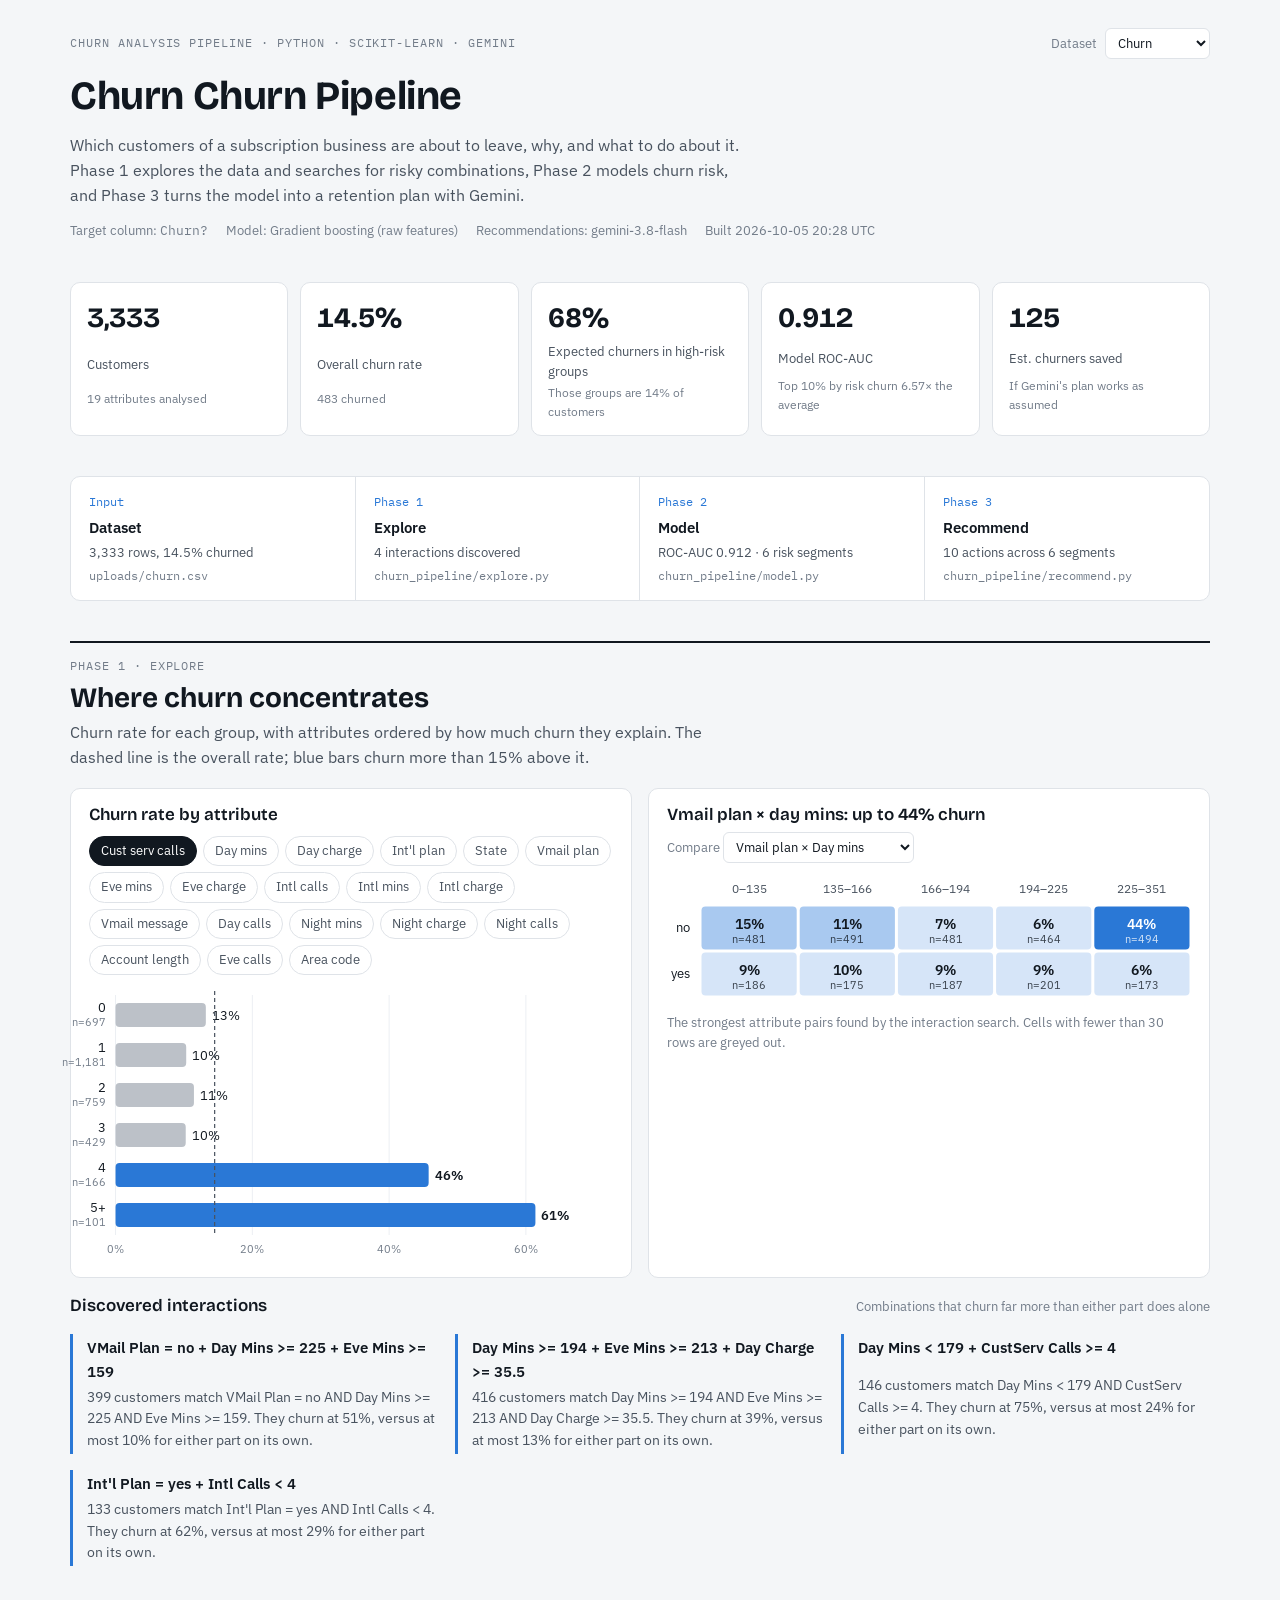
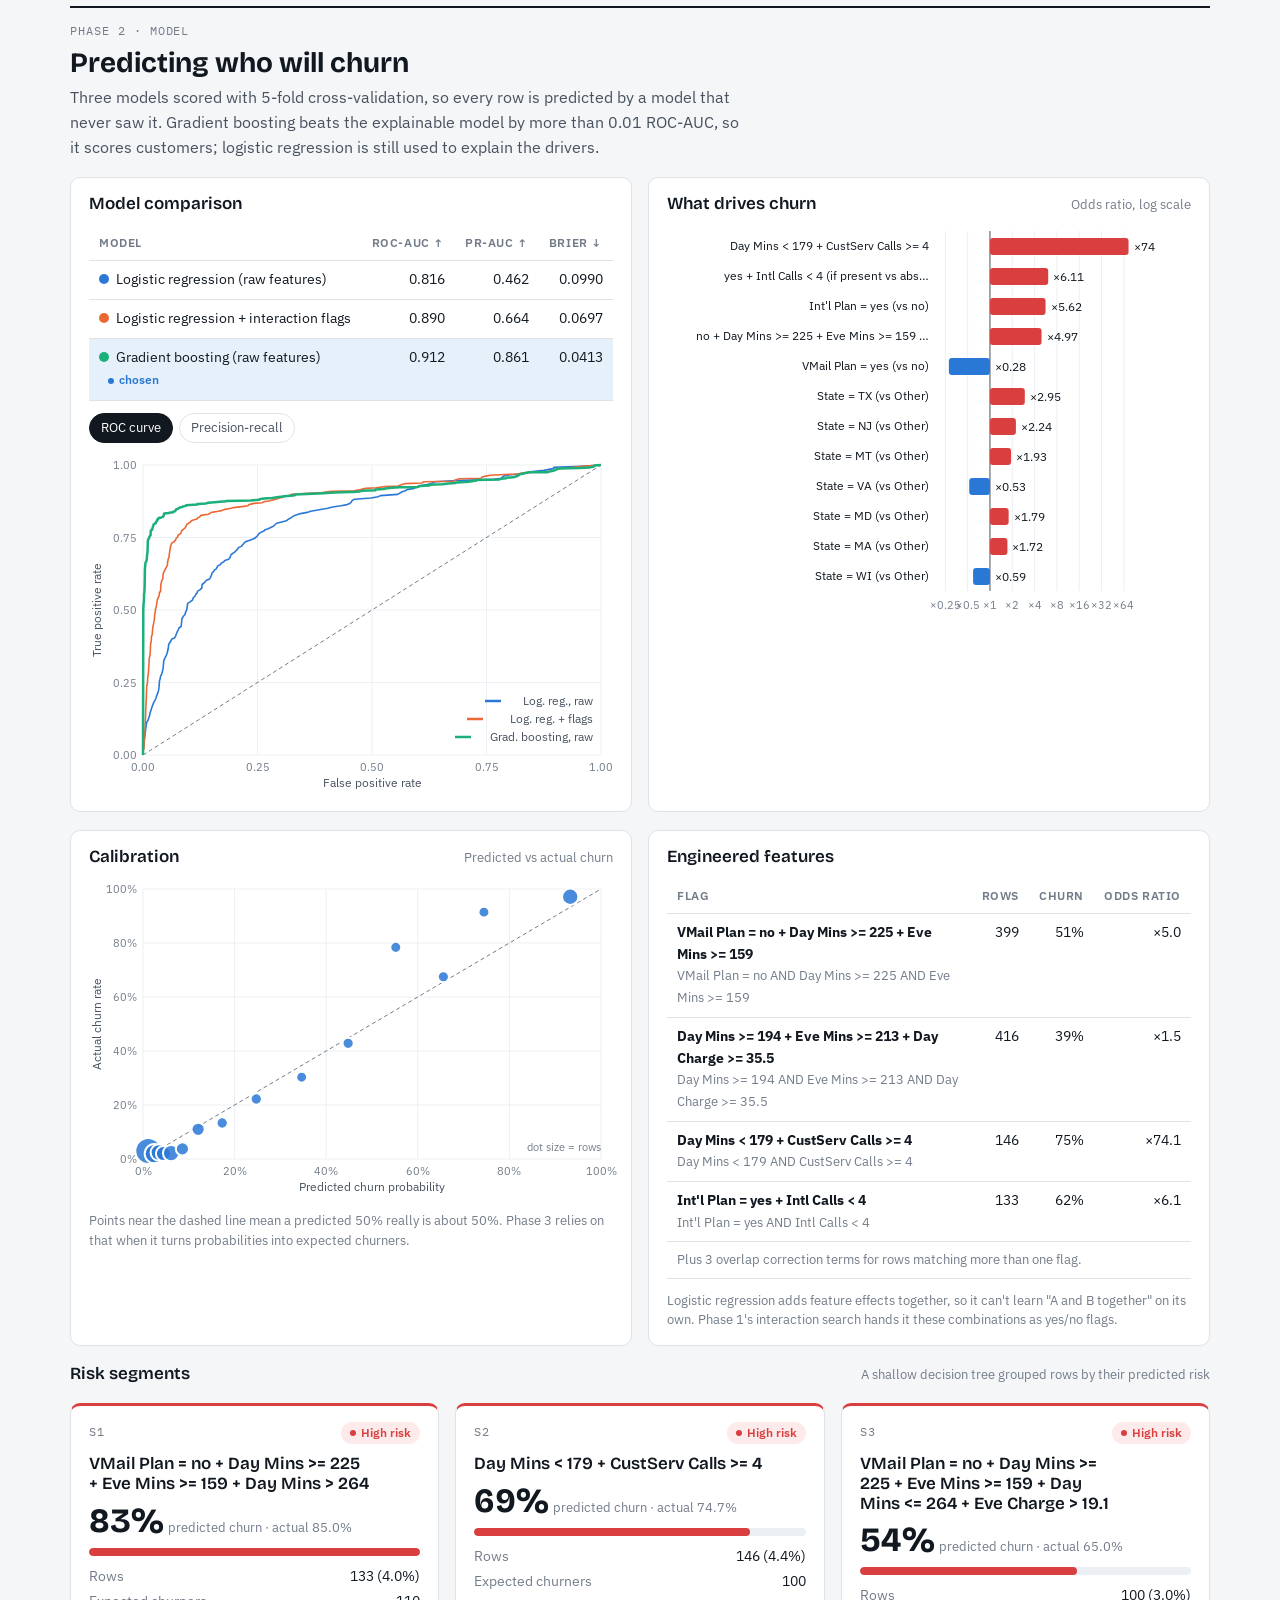
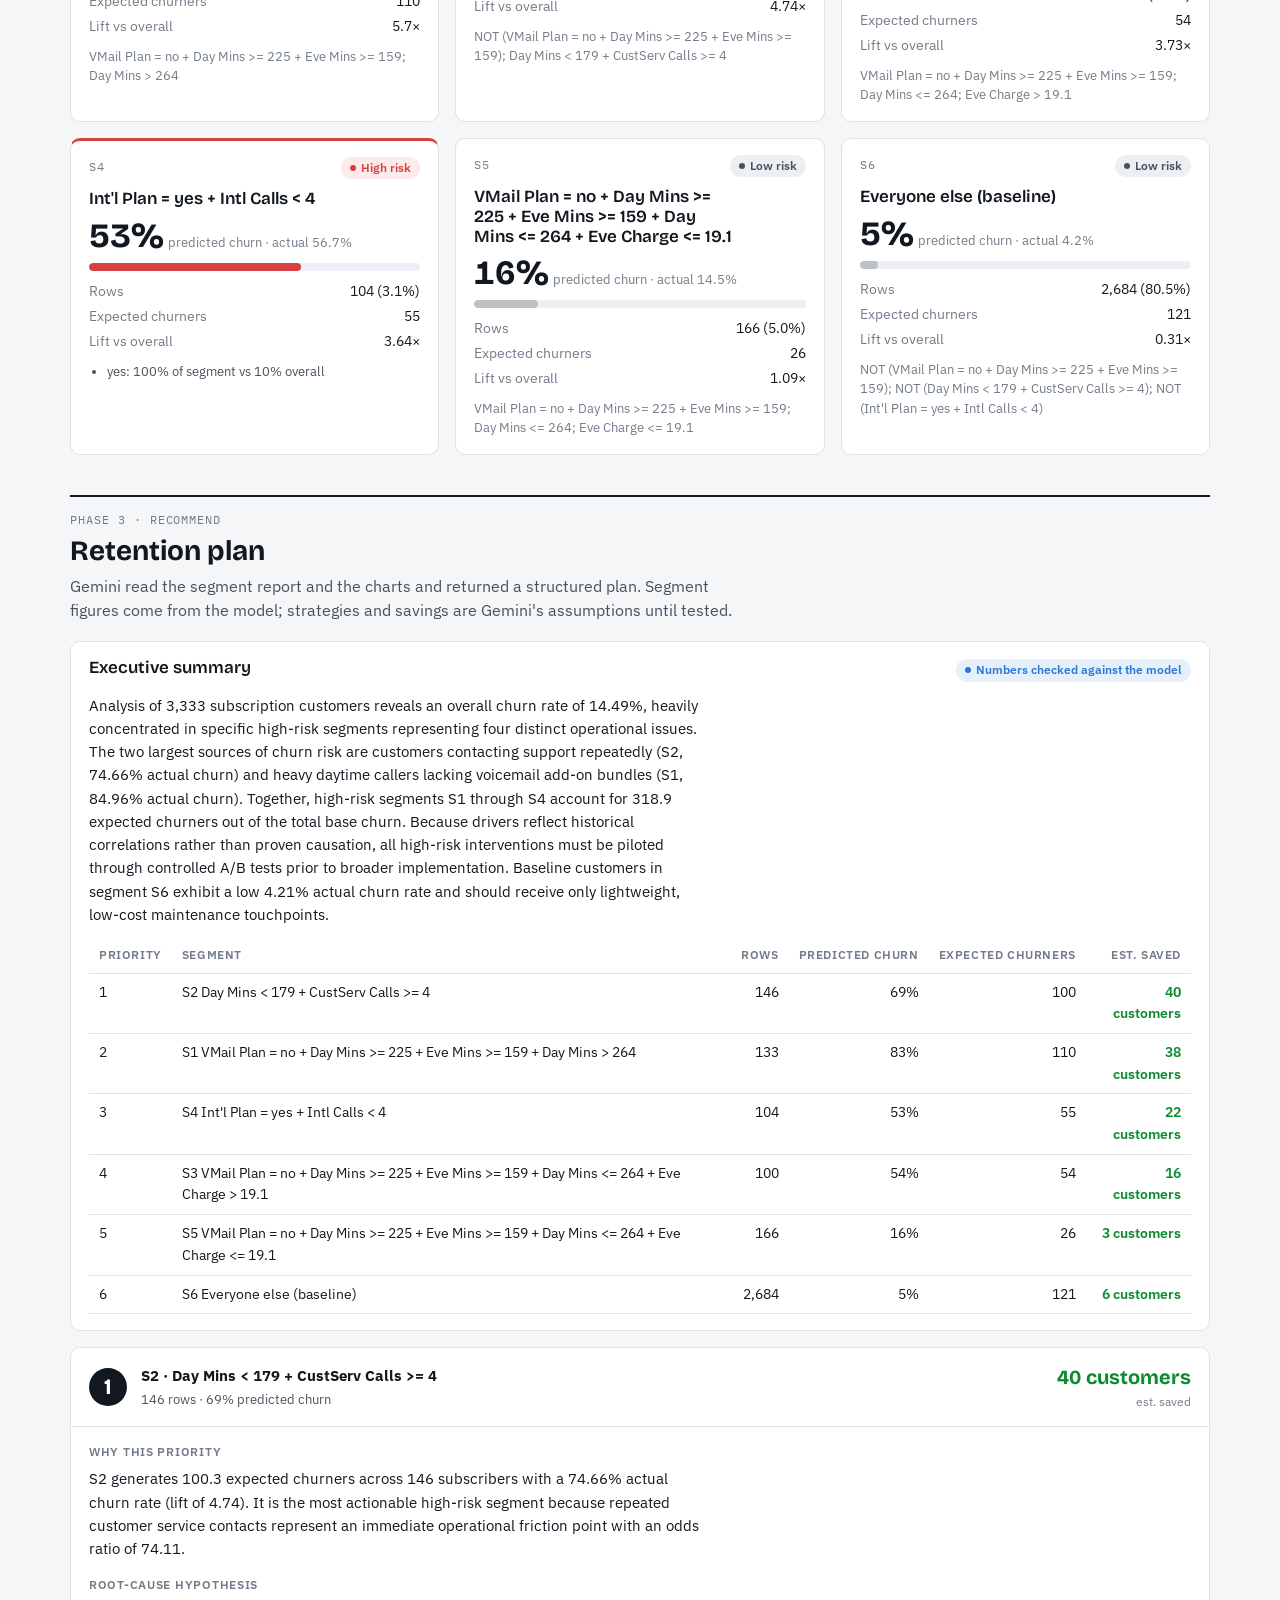
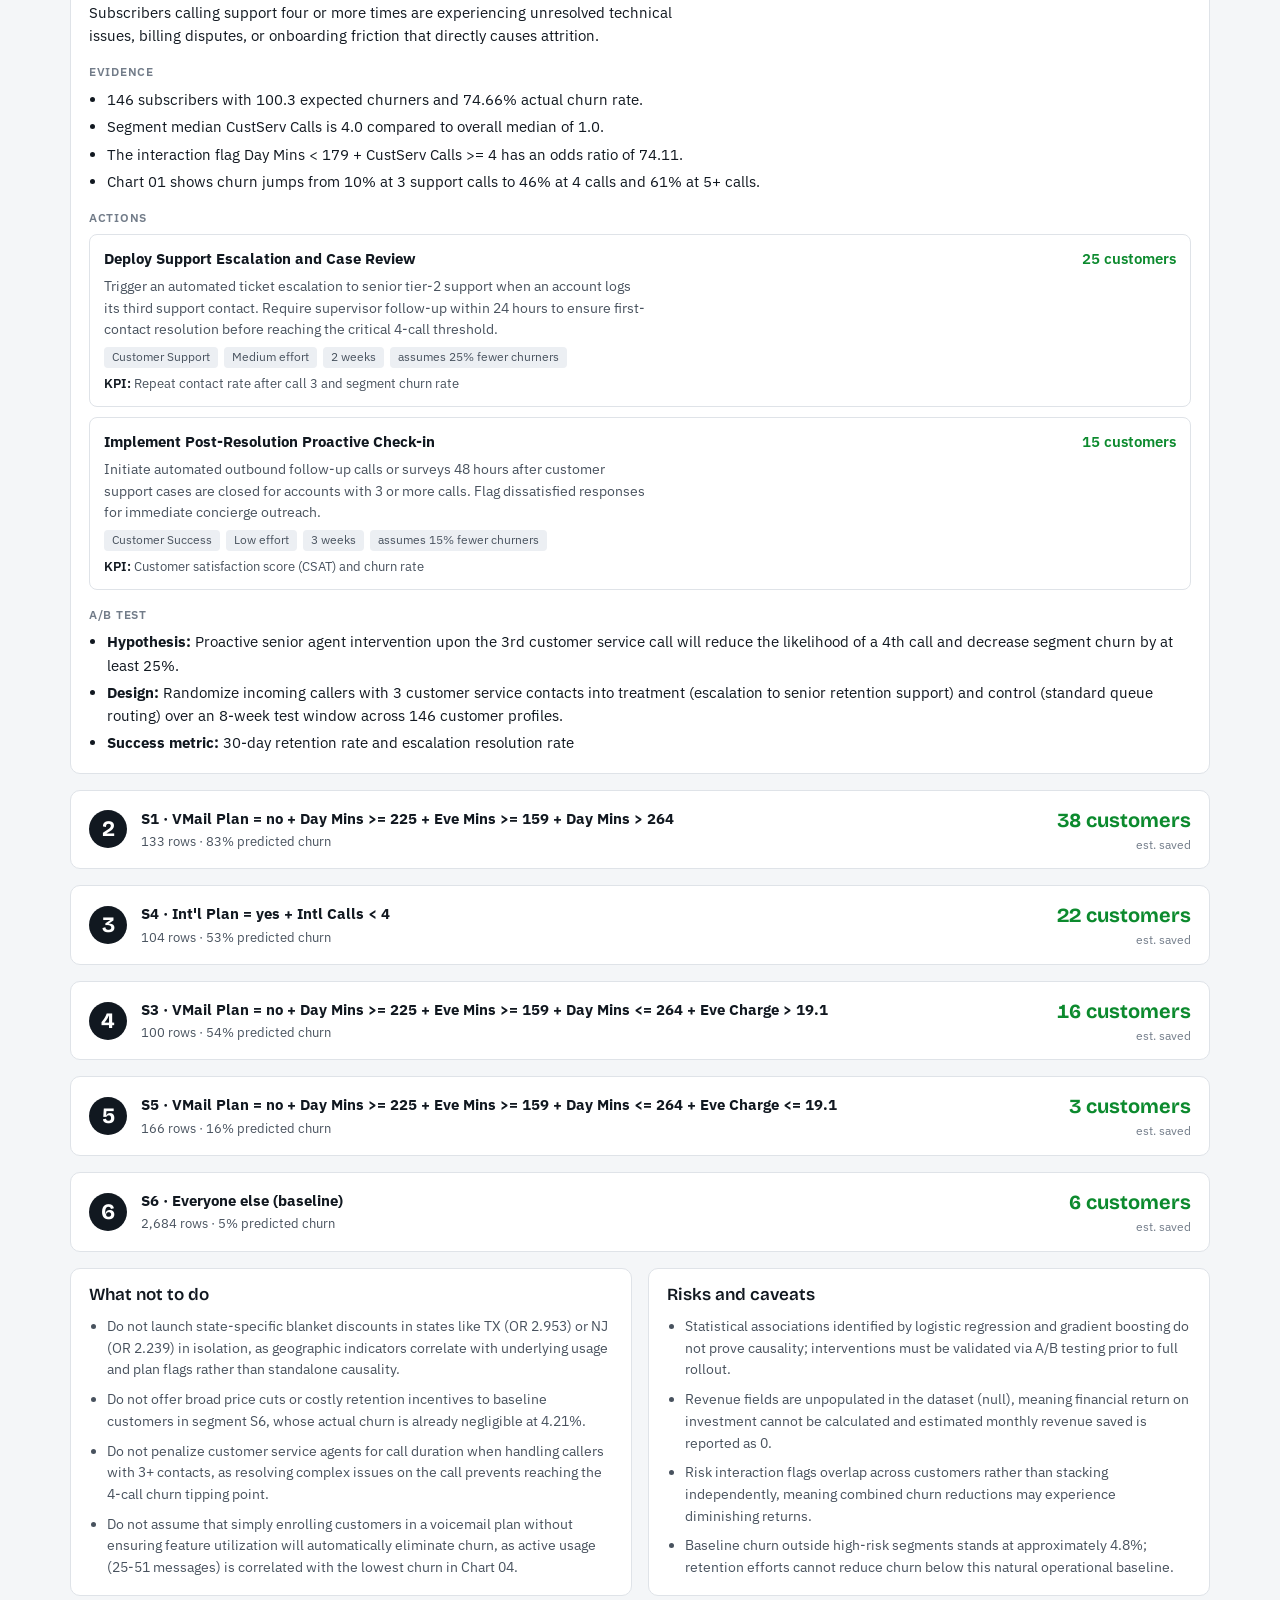
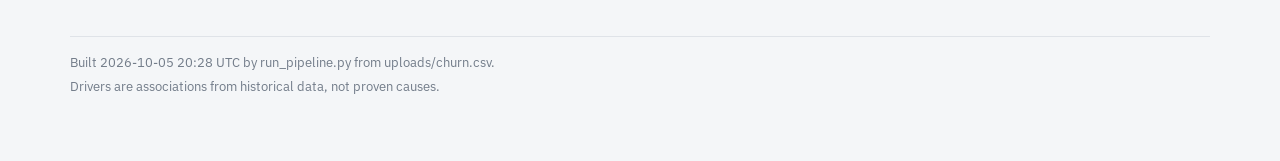
<file: docs/index.html>
<!doctype html>
<html lang="en">
<head>
<meta charset="utf-8">
<meta name="viewport" content="width=device-width, initial-scale=1, viewport-fit=cover">
<title>Churn Pipeline Explorer</title>
<link rel="preconnect" href="https://fonts.googleapis.com">
<link rel="preconnect" href="https://fonts.gstatic.com" crossorigin>
<link rel="stylesheet" href="https://fonts.googleapis.com/css2?family=Bricolage+Grotesque:opsz,wght@12..96,600;12..96,700&family=IBM+Plex+Mono:wght@400;500&family=IBM+Plex+Sans:wght@400;500;600&display=swap">
<style>
/* Layout: a single analyst's notebook column (max 1180px) that walks the pipeline in order:
   KPIs -> pipeline map -> Phase 1 explore -> Phase 2 model -> Phase 3 plan. Charts sit on quiet
   surfaces; color is reserved for data (blue = high risk / chosen, red = raises churn). */
:root {
  --bg: #f4f6f8;
  --surface: #ffffff;
  --ink: #111820;
  --ink-2: #48525e;
  --muted: #727c89;
  --line: #dfe3e8;
  --grid: #eceff3;
  --accent: #2a78d6;
  --accent-soft: #e6f0fb;
  --risk: #d93f3e;
  --risk-soft: #fcebea;
  --good: #0c8a2e;
  --bar-muted: #bcc1c8;
  --s1: #2a78d6; --s2: #eb6834; --s3: #1baf7a;
  --h0: #f1f5fb; --h1: #d6e5f8; --h2: #a9c9f0; --h3: #5f9ce6; --h4: #2a78d6; --h5: #154c91;
  --h-ink-lo: #111820; --h-ink-hi: #ffffff;
  --font-display: "Bricolage Grotesque", "Segoe UI", system-ui, sans-serif;
  --font-body: "IBM Plex Sans", "Segoe UI", system-ui, -apple-system, sans-serif;
  --font-data: "IBM Plex Mono", ui-monospace, "Cascadia Mono", Consolas, monospace;
  --radius: 10px;
}
@media (prefers-color-scheme: dark) {
  :root:not([data-theme="light"]) {
    --bg: #0e1116; --surface: #161b22; --ink: #edf1f6; --ink-2: #b3bcc8; --muted: #8590a0;
    --line: #29313c; --grid: #1f262f; --accent: #4a92ea; --accent-soft: #1a2a40;
    --risk: #ef6b6a; --risk-soft: #3a1d20; --good: #3fbf62; --bar-muted: #4c5562;
    --s1: #3987e5; --s2: #d95926; --s3: #199e70;
    --h0: #1b222c; --h1: #1d3352; --h2: #234b7d; --h3: #2f6ab0; --h4: #4a92ea; --h5: #9cc5f5;
    --h-ink-lo: #edf1f6; --h-ink-hi: #0e1116;
    color-scheme: dark;
  }
}
:root[data-theme="dark"] {
  --bg: #0e1116; --surface: #161b22; --ink: #edf1f6; --ink-2: #b3bcc8; --muted: #8590a0;
  --line: #29313c; --grid: #1f262f; --accent: #4a92ea; --accent-soft: #1a2a40;
  --risk: #ef6b6a; --risk-soft: #3a1d20; --good: #3fbf62; --bar-muted: #4c5562;
  --s1: #3987e5; --s2: #d95926; --s3: #199e70;
  --h0: #1b222c; --h1: #1d3352; --h2: #234b7d; --h3: #2f6ab0; --h4: #4a92ea; --h5: #9cc5f5;
  --h-ink-lo: #edf1f6; --h-ink-hi: #0e1116;
  color-scheme: dark;
}
* { box-sizing: border-box; }
body { background: var(--bg); color: var(--ink); font-family: var(--font-body); font-size: 15px; line-height: 1.55; margin: 0; }
.wrap { max-width: 1180px; margin: 0 auto; padding-inline: 20px; padding-block: 28px 64px; display: grid; gap: 40px; }
h1, h2, h3 { font-family: var(--font-display); text-wrap: balance; margin: 0; line-height: 1.15; }
h1 { font-size: clamp(28px, 4vw, 40px); font-weight: 700; letter-spacing: -0.01em; }
h2 { font-size: clamp(22px, 2.6vw, 28px); font-weight: 700; }
h3 { font-size: 17px; font-weight: 600; }
p { margin: 0; max-width: 68ch; }
.eyebrow { font-family: var(--font-data); font-size: 12px; letter-spacing: 0.08em; text-transform: uppercase; color: var(--muted); }
.lede { color: var(--ink-2); font-size: 16px; }
.num { font-variant-numeric: tabular-nums; }
.mono { font-family: var(--font-data); }
a { color: var(--accent); }
:focus-visible { outline: 2px solid var(--accent); outline-offset: 2px; border-radius: 4px; }

/* header */
.topbar { display: flex; flex-wrap: wrap; justify-content: space-between; align-items: center; gap: 8px 16px; }
.switch { display: inline-flex; align-items: center; gap: 8px; }
header { display: grid; gap: 14px; }
.meta { display: flex; flex-wrap: wrap; gap: 6px 18px; color: var(--muted); font-size: 13px; }

/* KPI strip */
.kpis { display: grid; grid-template-columns: repeat(auto-fit, minmax(170px, 1fr)); gap: 12px; }
.kpi { background: var(--surface); border: 1px solid var(--line); border-radius: var(--radius); padding: 14px 16px; display: grid; gap: 2px; }
.kpi .v { font-family: var(--font-display); font-size: 28px; font-weight: 700; font-variant-numeric: tabular-nums; }
.kpi .l { font-size: 13px; color: var(--ink-2); }
.kpi .d { font-size: 12px; color: var(--muted); }
.kpi.alert .v { color: var(--risk); }

/* pipeline map */
.pipeline { display: grid; grid-template-columns: repeat(4, minmax(0, 1fr)); gap: 0; background: var(--surface); border: 1px solid var(--line); border-radius: var(--radius); overflow: hidden; }
.step { padding: 16px 18px; display: grid; gap: 4px; text-decoration: none; color: inherit; border-right: 1px solid var(--line); position: relative; }
.step:last-child { border-right: 0; }
.step:hover { background: var(--accent-soft); }
.step .k { font-family: var(--font-data); font-size: 12px; color: var(--accent); }
.step .t { font-weight: 600; }
.step .o { font-size: 12.5px; color: var(--ink-2); }
.step .f { font-family: var(--font-data); font-size: 11.5px; color: var(--muted); overflow-wrap: anywhere; }
@media (max-width: 760px) { .pipeline { grid-template-columns: 1fr 1fr; } .step:nth-child(2) { border-right: 0; } .step:nth-child(-n+2) { border-bottom: 1px solid var(--line); } }
@media (max-width: 440px) { .pipeline { grid-template-columns: 1fr; } .step { border-right: 0; border-bottom: 1px solid var(--line); } .step:last-child { border-bottom: 0; } }

/* sections */
section { display: grid; gap: 18px; scroll-margin-top: 16px; }
.sec-head { display: grid; gap: 6px; border-top: 2px solid var(--ink); padding-top: 14px; }
.grid2 { display: grid; grid-template-columns: repeat(2, minmax(0, 1fr)); gap: 16px; }
.grid3 { display: grid; grid-template-columns: repeat(3, minmax(0, 1fr)); gap: 16px; }
@media (max-width: 900px) { .grid2, .grid3 { grid-template-columns: 1fr; } }
.panel { background: var(--surface); border: 1px solid var(--line); border-radius: var(--radius); padding: 16px 18px; display: grid; gap: 12px; min-width: 0; align-content: start; }
.panel-head { display: flex; flex-wrap: wrap; justify-content: space-between; align-items: baseline; gap: 8px 16px; }
.note { font-size: 12.5px; color: var(--muted); }
.chart { width: 100%; min-height: 120px; position: relative; }
.chart svg { display: block; width: 100%; height: auto; overflow: visible; }
.chart text { font-family: var(--font-body); }

/* controls */
.chips { display: flex; flex-wrap: wrap; gap: 6px; }
.chip { font: inherit; font-size: 13px; border: 1px solid var(--line); background: var(--surface); color: var(--ink-2); padding: 4px 11px; border-radius: 999px; cursor: pointer; }
.chip:hover { border-color: var(--accent); color: var(--ink); }
.chip[aria-pressed="true"] { background: var(--ink); border-color: var(--ink); color: var(--surface); }
select.sel { font: inherit; font-size: 13px; padding: 5px 8px; border-radius: 6px; border: 1px solid var(--line); background: var(--surface); color: var(--ink); max-width: 100%; }

/* findings */
.findings { display: grid; grid-template-columns: repeat(3, minmax(0, 1fr)); gap: 16px; }
@media (max-width: 900px) { .findings { grid-template-columns: 1fr; } }
.finding { border-left: 3px solid var(--accent); padding: 2px 0 2px 14px; display: grid; gap: 4px; }
.finding.corr { border-left-color: var(--risk); }
.finding b { font-weight: 600; }
.finding span { color: var(--ink-2); font-size: 14px; }

/* tables */
.tbl-wrap { overflow-x: auto; }
table { border-collapse: collapse; width: 100%; font-size: 14px; }
.tbl-wrap table { min-width: 480px; }
th, td { text-align: left; padding: 8px 10px; border-bottom: 1px solid var(--line); vertical-align: top; }
th { font-size: 12px; font-weight: 600; color: var(--muted); text-transform: uppercase; letter-spacing: 0.05em; white-space: nowrap; }
td.r, th.r { text-align: right; font-variant-numeric: tabular-nums; }
tr.chosen td { background: var(--accent-soft); }
.pill { display: inline-flex; align-items: center; gap: 5px; font-size: 12px; font-weight: 600; padding: 2px 9px; border-radius: 999px; white-space: nowrap; }
.pill.high { background: var(--risk-soft); color: var(--risk); }
.pill.low { background: var(--grid); color: var(--ink-2); }
.pill.medium { background: var(--accent-soft); color: var(--accent); }
.pill.ok { background: var(--accent-soft); color: var(--accent); }
.pill::before { content: ""; width: 6px; height: 6px; border-radius: 50%; background: currentColor; }

/* segment cards */
.seg { display: grid; gap: 10px; }
.seg.high { border-top: 3px solid var(--risk); }
.seg .big { font-family: var(--font-display); font-size: 34px; font-weight: 700; line-height: 1; font-variant-numeric: tabular-nums; }
.seg dl { display: grid; grid-template-columns: auto 1fr; gap: 4px 14px; margin: 0; font-size: 13.5px; }
.seg dt { color: var(--muted); }
.seg dd { margin: 0; text-align: right; font-variant-numeric: tabular-nums; }
.seg ul { margin: 0; padding-left: 18px; font-size: 13px; color: var(--ink-2); display: grid; gap: 2px; }
.meter { height: 8px; background: var(--grid); border-radius: 4px; overflow: hidden; }
.meter i { display: block; height: 100%; background: var(--accent); border-radius: 4px; }

/* plans */
details.plan { background: var(--surface); border: 1px solid var(--line); border-radius: var(--radius); }
details.plan > summary { list-style: none; cursor: pointer; padding: 14px 18px; display: grid; grid-template-columns: auto minmax(0, 1fr) auto; gap: 14px; align-items: center; }
details.plan > summary::-webkit-details-marker { display: none; }
.rank { font-family: var(--font-display); font-weight: 700; font-size: 22px; width: 38px; height: 38px; border-radius: 50%; display: grid; place-items: center; background: var(--ink); color: var(--surface); }
.sumtext { display: grid; gap: 2px; min-width: 0; }
.sumtext .sub { font-size: 13px; color: var(--ink-2); }
.saved { text-align: right; font-size: 12px; color: var(--muted); }
.saved b { display: block; font-family: var(--font-display); font-size: 20px; color: var(--good); font-variant-numeric: tabular-nums; }
.plan-body { padding: 0 18px 18px; display: grid; gap: 16px; border-top: 1px solid var(--line); padding-top: 16px; }
.plan-body h4 { margin: 0 0 6px; font-size: 12px; text-transform: uppercase; letter-spacing: 0.06em; color: var(--muted); font-weight: 600; }
.plan-body ul { margin: 0; padding-left: 18px; display: grid; gap: 4px; }
.chev { transition: transform .2s; color: var(--muted); }
details[open] .chev { transform: rotate(90deg); }
.actions { display: grid; gap: 10px; }
.action { border: 1px solid var(--line); border-radius: 8px; padding: 12px 14px; display: grid; gap: 6px; }
.action-top { display: flex; flex-wrap: wrap; justify-content: space-between; gap: 6px 12px; align-items: baseline; }
.tags { display: flex; flex-wrap: wrap; gap: 6px; }
.tag { font-size: 12px; padding: 1px 8px; border-radius: 4px; background: var(--grid); color: var(--ink-2); white-space: nowrap; }
.action p { font-size: 14px; color: var(--ink-2); }
.kv { font-size: 13px; color: var(--ink-2); }
.kv b { color: var(--ink); font-weight: 600; }
.lists { display: grid; grid-template-columns: repeat(2, minmax(0, 1fr)); gap: 16px; }
@media (max-width: 900px) { .lists { grid-template-columns: 1fr; } }
.lists ul { margin: 0; padding-left: 18px; display: grid; gap: 8px; font-size: 14px; color: var(--ink-2); }
.empty { border: 1px dashed var(--line); border-radius: var(--radius); padding: 22px; color: var(--ink-2); display: grid; gap: 6px; }
@media (max-width: 560px) { details.plan > summary { grid-template-columns: auto minmax(0, 1fr); } .saved { grid-column: 2; text-align: left; } .saved b { display: inline; margin-right: 6px; } }

/* tooltip */
#tip { position: fixed; pointer-events: none; z-index: 10; background: var(--ink); color: var(--surface); font-size: 12.5px; line-height: 1.4; padding: 7px 10px; border-radius: 6px; max-width: 260px; opacity: 0; transition: opacity .1s; }
#tip.on { opacity: 1; }
#tip b { font-weight: 600; }
footer { color: var(--muted); font-size: 13px; display: grid; gap: 4px; border-top: 1px solid var(--line); padding-top: 16px; }
@media (prefers-reduced-motion: reduce) { * { transition: none !important; } }
</style>
</head>
<body>
<div class="wrap">
  <header>
    <div class="topbar">
      <div class="eyebrow">Churn analysis pipeline · Python · scikit-learn · Gemini</div>
      <label class="note switch" for="ds-sel" id="ds-wrap">Dataset
        <select class="sel" id="ds-sel"></select>
      </label>
    </div>
    <h1 id="title">Churn Pipeline</h1>
    <p class="lede" id="lede"></p>
    <div class="meta" id="meta"></div>
  </header>

  <div class="kpis" id="kpis" aria-label="Headline numbers"></div>

  <nav class="pipeline" aria-label="Pipeline stages">
    <a class="step" href="#explore"><span class="k">Input</span><span class="t">Dataset</span><span class="o" id="step-data"></span><span class="f" id="step-file"></span></a>
    <a class="step" href="#explore"><span class="k">Phase 1</span><span class="t">Explore</span><span class="o" id="step-explore"></span><span class="f">churn_pipeline/explore.py</span></a>
    <a class="step" href="#model"><span class="k">Phase 2</span><span class="t">Model</span><span class="o" id="step-model"></span><span class="f">churn_pipeline/model.py</span></a>
    <a class="step" href="#plan"><span class="k">Phase 3</span><span class="t">Recommend</span><span class="o" id="step-plan"></span><span class="f">churn_pipeline/recommend.py</span></a>
  </nav>

  <section id="explore" aria-labelledby="h-explore">
    <div class="sec-head">
      <div class="eyebrow">Phase 1 · Explore</div>
      <h2 id="h-explore">Where churn concentrates</h2>
      <p class="lede">Churn rate for each group, with attributes ordered by how much churn they explain. The dashed line is the overall rate; blue bars churn more than 15% above it.</p>
    </div>
    <div class="grid2">
      <div class="panel">
        <div class="panel-head"><h3>Churn rate by attribute</h3></div>
        <div class="chips" id="attr-chips" role="group" aria-label="Attribute"></div>
        <div class="chart" id="attr-chart"></div>
      </div>
      <div class="panel">
        <div class="panel-head">
          <h3 id="heat-title">Two attributes combined</h3>
          <label class="note" for="heat-sel">Compare
            <select class="sel" id="heat-sel"></select>
          </label>
        </div>
        <div class="chart" id="heat-chart"></div>
        <div class="note">The strongest attribute pairs found by the interaction search. Cells with fewer than 30 rows are greyed out.</div>
      </div>
    </div>
    <div class="panel-head"><h3>Discovered interactions</h3><span class="note">Combinations that churn far more than either part does alone</span></div>
    <div class="findings" id="findings"></div>
  </section>

  <section id="model" aria-labelledby="h-model">
    <div class="sec-head">
      <div class="eyebrow">Phase 2 · Model</div>
      <h2 id="h-model">Predicting who will churn</h2>
      <p class="lede" id="model-lede"></p>
    </div>
    <div class="grid2">
      <div class="panel">
        <div class="panel-head"><h3>Model comparison</h3></div>
        <div class="tbl-wrap"><table id="metrics-tbl"></table></div>
        <div class="chips" id="curve-chips" role="group" aria-label="Curve"></div>
        <div class="chart" id="curve-chart"></div>
      </div>
      <div class="panel">
        <div class="panel-head"><h3>What drives churn</h3><span class="note">Odds ratio, log scale</span></div>
        <div class="chart" id="odds-chart"></div>
      </div>
    </div>
    <div class="grid2">
      <div class="panel">
        <div class="panel-head"><h3>Calibration</h3><span class="note">Predicted vs actual churn</span></div>
        <div class="chart" id="cal-chart"></div>
        <p class="note">Points near the dashed line mean a predicted 50% really is about 50%. Phase 3 relies on that when it turns probabilities into expected churners.</p>
      </div>
      <div class="panel">
        <div class="panel-head"><h3>Engineered features</h3></div>
        <div class="tbl-wrap"><table id="flags-tbl"></table></div>
        <p class="note">Logistic regression adds feature effects together, so it can't learn "A and B together" on its own. Phase 1's interaction search hands it these combinations as yes/no flags.</p>
      </div>
    </div>
    <div class="panel-head"><h3>Risk segments</h3><span class="note">A shallow decision tree grouped rows by their predicted risk</span></div>
    <div class="grid3" id="segments"></div>
  </section>

  <section id="plan" aria-labelledby="h-plan">
    <div class="sec-head">
      <div class="eyebrow">Phase 3 · Recommend</div>
      <h2 id="h-plan">Retention plan</h2>
      <p class="lede">Gemini read the segment report and the charts and returned a structured plan. Segment figures come from the model; strategies and savings are Gemini's assumptions until tested.</p>
    </div>
    <div id="plan-body" style="display:grid;gap:16px"></div>
  </section>

  <footer>
    <span id="built"></span>
    <span>Drivers are associations from historical data, not proven causes.</span>
  </footer>
</div>
<div id="tip" role="tooltip"></div>

<script>
const ALL = {"datasets":{"churn":{"built_at":"2026-10-05 20:28 UTC","config":{"name":"churn","csv":"uploads/churn.csv","target":"Churn?","entity":"customers","business_context":"a subscription business","currency":"$","display_name":"Churn"},"phase1":{"overall":0.1449,"ranked_features":["CustServ Calls","Day Mins","Day Charge","Int'l Plan","State","VMail Plan","Eve Mins","Eve Charge","Intl Calls","Intl Mins","Intl Charge","VMail Message","Day Calls","Night Mins","Night Charge","Night Calls","Account Length","Eve Calls","Area Code"],"attributes":{"State":{"label":"State","rows":[{"label":"Other","rate":0.1286,"n":1477},{"label":"WV","rate":0.0943,"n":106},{"label":"MN","rate":0.1786,"n":84},{"label":"NY","rate":0.1807,"n":83},{"label":"AL","rate":0.1,"n":80},{"label":"OH","rate":0.1282,"n":78},{"label":"WI","rate":0.0897,"n":78},{"label":"OR","rate":0.141,"n":78},{"label":"VA","rate":0.0649,"n":77},{"label":"WY","rate":0.1169,"n":77},{"label":"CT","rate":0.1622,"n":74},{"label":"ID","rate":0.1233,"n":73},{"label":"VT","rate":0.1096,"n":73},{"label":"MI","rate":0.2192,"n":73},{"label":"TX","rate":0.25,"n":72},{"label":"UT","rate":0.1389,"n":72},{"label":"IN","rate":0.1268,"n":71},{"label":"KS","rate":0.1857,"n":70},{"label":"MD","rate":0.2429,"n":70},{"label":"NJ","rate":0.2647,"n":68},{"label":"MT","rate":0.2059,"n":68},{"label":"NC","rate":0.1618,"n":68},{"label":"CO","rate":0.1364,"n":66},{"label":"WA","rate":0.2121,"n":66},{"label":"NV","rate":0.2121,"n":66},{"label":"MA","rate":0.1692,"n":65}],"signal":0.0143,"kind":"categorical"},"Int'l Plan":{"label":"Int'l plan","rows":[{"label":"no","rate":0.115,"n":3010},{"label":"yes","rate":0.4241,"n":323}],"signal":0.0675,"kind":"categorical"},"VMail Plan":{"label":"Vmail plan","rows":[{"label":"no","rate":0.1672,"n":2411},{"label":"yes","rate":0.0868,"n":922}],"signal":0.0104,"kind":"categorical"},"Account Length":{"label":"Account length","rows":[{"label":"1\u201367","rate":0.1302,"n":676},{"label":"67\u201391","rate":0.136,"n":684},{"label":"91\u2013111","rate":0.1608,"n":653},{"label":"111\u2013134","rate":0.1571,"n":662},{"label":"134\u2013243","rate":0.1413,"n":658}],"signal":0.0011,"kind":"numeric"},"Area Code":{"label":"Area code","rows":[{"label":"408","rate":0.1456,"n":838},{"label":"415","rate":0.1426,"n":1655},{"label":"510","rate":0.1488,"n":840}],"signal":0.0001,"kind":"numeric"},"VMail Message":{"label":"Vmail message","rows":[{"label":"0\u201325","rate":0.1544,"n":2695},{"label":"25\u201351","rate":0.105,"n":638}],"signal":0.003,"kind":"numeric"},"Day Mins":{"label":"Day mins","rows":[{"label":"0\u2013135","rate":0.1319,"n":667},{"label":"135\u2013166","rate":0.1036,"n":666},{"label":"166\u2013194","rate":0.0778,"n":668},{"label":"194\u2013225","rate":0.0707,"n":665},{"label":"225\u2013351","rate":0.3403,"n":667}],"signal":0.0808,"kind":"numeric"},"Day Calls":{"label":"Day calls","rows":[{"label":"0\u201384","rate":0.1431,"n":699},{"label":"84\u201396","rate":0.1309,"n":695},{"label":"96\u2013106","rate":0.1405,"n":662},{"label":"106\u2013117","rate":0.1354,"n":628},{"label":"117\u2013165","rate":0.1757,"n":649}],"signal":0.002,"kind":"numeric"},"Day Charge":{"label":"Day charge","rows":[{"label":"0\u201323","rate":0.1319,"n":667},{"label":"23\u201328","rate":0.1036,"n":666},{"label":"28\u201333","rate":0.0778,"n":668},{"label":"33\u201338","rate":0.0707,"n":665},{"label":"38\u201360","rate":0.3403,"n":667}],"signal":0.0808,"kind":"numeric"},"Eve Mins":{"label":"Eve mins","rows":[{"label":"0\u2013159","rate":0.099,"n":667},{"label":"159\u2013188","rate":0.1424,"n":667},{"label":"188\u2013213","rate":0.1306,"n":666},{"label":"213\u2013244","rate":0.1454,"n":667},{"label":"244\u2013364","rate":0.2072,"n":666}],"signal":0.01,"kind":"numeric"},"Eve Calls":{"label":"Eve calls","rows":[{"label":"0\u201384","rate":0.14,"n":707},{"label":"84\u201395","rate":0.144,"n":653},{"label":"95\u2013105","rate":0.1405,"n":655},{"label":"105\u2013117","rate":0.1521,"n":697},{"label":"117\u2013170","rate":0.1481,"n":621}],"signal":0.0002,"kind":"numeric"},"Eve Charge":{"label":"Eve charge","rows":[{"label":"0\u201314","rate":0.099,"n":667},{"label":"14\u201316","rate":0.1424,"n":667},{"label":"16\u201318","rate":0.1306,"n":666},{"label":"18\u201321","rate":0.1454,"n":667},{"label":"21\u201331","rate":0.2072,"n":666}],"signal":0.01,"kind":"numeric"},"Night Mins":{"label":"Night mins","rows":[{"label":"23\u2013159","rate":0.1151,"n":669},{"label":"159\u2013188","rate":0.1527,"n":668},{"label":"188\u2013214","rate":0.1491,"n":664},{"label":"214\u2013244","rate":0.1502,"n":666},{"label":"244\u2013395","rate":0.1577,"n":666}],"signal":0.0019,"kind":"numeric"},"Night Calls":{"label":"Night calls","rows":[{"label":"33\u201383","rate":0.1557,"n":687},{"label":"83\u201395","rate":0.1348,"n":675},{"label":"95\u2013105","rate":0.133,"n":669},{"label":"105\u2013117","rate":0.1353,"n":665},{"label":"117\u2013175","rate":0.1664,"n":637}],"signal":0.0015,"kind":"numeric"},"Night Charge":{"label":"Night charge","rows":[{"label":"1.0\u20137.1","rate":0.1157,"n":674},{"label":"7.1\u20138.5","rate":0.151,"n":669},{"label":"8.5\u20139.6","rate":0.1498,"n":661},{"label":"9.6\u201311","rate":0.1514,"n":667},{"label":"11\u201318","rate":0.1571,"n":662}],"signal":0.0018,"kind":"numeric"},"Intl Mins":{"label":"Intl mins","rows":[{"label":"0\u20138","rate":0.1137,"n":695},{"label":"8\u20139.7","rate":0.1525,"n":682},{"label":"9.7\u201311","rate":0.136,"n":647},{"label":"11\u201312","rate":0.1267,"n":647},{"label":"12\u201320","rate":0.1964,"n":662}],"signal":0.0066,"kind":"numeric"},"Intl Calls":{"label":"Intl calls","rows":[{"label":"0\u20132.4","rate":0.2084,"n":667},{"label":"2.4\u20133","rate":0.1467,"n":668},{"label":"3\u20135","rate":0.121,"n":1091},{"label":"5\u20136","rate":0.128,"n":336},{"label":"6\u201320","rate":0.1243,"n":571}],"signal":0.0088,"kind":"numeric"},"Intl Charge":{"label":"Intl charge","rows":[{"label":"0\u20132.2","rate":0.1137,"n":695},{"label":"2.2\u20132.6","rate":0.1525,"n":682},{"label":"2.6\u20133.0","rate":0.136,"n":647},{"label":"3.0\u20133.4","rate":0.1267,"n":647},{"label":"3.4\u20135.4","rate":0.1964,"n":662}],"signal":0.0066,"kind":"numeric"},"CustServ Calls":{"label":"Cust serv calls","rows":[{"label":"0","rate":0.132,"n":697},{"label":"1","rate":0.1033,"n":1181},{"label":"2","rate":0.1146,"n":759},{"label":"3","rate":0.1026,"n":429},{"label":"4","rate":0.4578,"n":166},{"label":"5+","rate":0.6139,"n":101}],"signal":0.1019,"kind":"numeric"}},"heatmaps":{"VMail Plan__Day Mins":{"title":"Vmail plan \u00d7 day mins: up to 44% churn","row_label":"Vmail plan","col_label":"Day mins","rows":["no","yes"],"cols":["0\u2013135","135\u2013166","166\u2013194","194\u2013225","225\u2013351"],"cells":[[{"rate":0.1476,"n":481},{"rate":0.1059,"n":491},{"rate":0.0748,"n":481},{"rate":0.0603,"n":464},{"rate":0.4372,"n":494}],[{"rate":0.0914,"n":186},{"rate":0.0971,"n":175},{"rate":0.0856,"n":187},{"rate":0.0945,"n":201},{"rate":0.0636,"n":173}]]},"VMail Plan__Day Charge":{"title":"Vmail plan \u00d7 day charge: up to 44% churn","row_label":"Vmail plan","col_label":"Day charge","rows":["no","yes"],"cols":["0\u201323","23\u201328","28\u201333","33\u201338","38\u201360"],"cells":[[{"rate":0.1476,"n":481},{"rate":0.1059,"n":491},{"rate":0.0748,"n":481},{"rate":0.0603,"n":464},{"rate":0.4372,"n":494}],[{"rate":0.0914,"n":186},{"rate":0.0971,"n":175},{"rate":0.0856,"n":187},{"rate":0.0945,"n":201},{"rate":0.0636,"n":173}]]},"VMail Message__Day Mins":{"title":"Vmail message \u00d7 day mins: up to 40% churn","row_label":"Vmail message","col_label":"Day mins","rows":["0\u201325","25\u201351"],"cols":["0\u2013135","135\u2013166","166\u2013194","194\u2013225","225\u2013351"],"cells":[[{"rate":0.1399,"n":536},{"rate":0.1049,"n":553},{"rate":0.0686,"n":539},{"rate":0.0553,"n":524},{"rate":0.3996,"n":543}],[{"rate":0.0992,"n":131},{"rate":0.0973,"n":113},{"rate":0.1163,"n":129},{"rate":0.1277,"n":141},{"rate":0.0806,"n":124}]]}},"flags":[{"name":"flag_no_Day_Mins_ge_224_76_Eve_Mins_ge_158_94","label":"VMail Plan = no + Day Mins >= 225 + Eve Mins >= 159","description":"VMail Plan = no AND Day Mins >= 225 AND Eve Mins >= 159","conditions":[{"col":"VMail Plan","op":"==","value":"no"},{"col":"Day Mins","op":">=","value":224.76000000000005},{"col":"Eve Mins","op":">=","value":158.94000000000003}],"n":399,"churn_rate":0.5063,"churn_rate_without_combination":0.0975},{"name":"flag_Day_Mins_ge_194_Eve_Mins_ge_213_44_Day_Charge_ge_35_488","label":"Day Mins >= 194 + Eve Mins >= 213 + Day Charge >= 35.5","description":"Day Mins >= 194 AND Eve Mins >= 213 AND Day Charge >= 35.5","conditions":[{"col":"Day Mins","op":">=","value":194.0},{"col":"Eve Mins","op":">=","value":213.43999999999997},{"col":"Day Charge","op":">=","value":35.48799999999999}],"n":416,"churn_rate":0.3942,"churn_rate_without_combination":0.1346},{"name":"flag_Day_Mins_lt_179_4_CustServ_Calls_ge_4","label":"Day Mins < 179 + CustServ Calls >= 4","description":"Day Mins < 179 AND CustServ Calls >= 4","conditions":[{"col":"Day Mins","op":"<","value":179.4},{"col":"CustServ Calls","op":">=","value":4.0}],"n":146,"churn_rate":0.7466,"churn_rate_without_combination":0.2397},{"name":"flag_yes_Intl_Calls_lt_4","label":"Int'l Plan = yes + Intl Calls < 4","description":"Int'l Plan = yes AND Intl Calls < 4","conditions":[{"col":"Int'l Plan","op":"==","value":"yes"},{"col":"Intl Calls","op":"<","value":4.0}],"n":133,"churn_rate":0.6165,"churn_rate_without_combination":0.2895}],"corrections":[{"name":"overlap_1_2","of":["flag_no_Day_Mins_ge_224_76_Eve_Mins_ge_158_94","flag_Day_Mins_ge_194_Eve_Mins_ge_213_44_Day_Charge_ge_35_488"],"n":203,"description":"Has both: VMail Plan = no + Day Mins >= 225 + Eve Mins >= 159 and Day Mins >= 194 + Eve Mins >= 213 + Day Charge >= 35.5"},{"name":"overlap_1_4","of":["flag_no_Day_Mins_ge_224_76_Eve_Mins_ge_158_94","flag_yes_Intl_Calls_lt_4"],"n":25,"description":"Has both: VMail Plan = no + Day Mins >= 225 + Eve Mins >= 159 and Int'l Plan = yes + Intl Calls < 4"},{"name":"overlap_2_4","of":["flag_Day_Mins_ge_194_Eve_Mins_ge_213_44_Day_Charge_ge_35_488","flag_yes_Intl_Calls_lt_4"],"n":27,"description":"Has both: Day Mins >= 194 + Eve Mins >= 213 + Day Charge >= 35.5 and Int'l Plan = yes + Intl Calls < 4"}],"n_features":19},"segments":{"purpose":"Churn-risk segments for customers of a subscription business. Use these to decide which groups to target and what retention actions to take.","dataset":{"name":"churn","rows":3333,"entity":"customers","business_context":"a subscription business","overall_churn_rate":0.1449,"total_monthly_revenue":null,"expected_monthly_revenue_at_risk":null,"currency":"$"},"model":{"type":"Gradient boosting (raw features)","why":"Gradient boosting beats the explainable model by more than 0.01 ROC-AUC, so it scores customers; logistic regression is still used to explain the drivers.","validation":"5-fold stratified cross-validation; segment figures use out-of-fold predictions","metrics":{"roc_auc":0.9124,"pr_auc":0.8609,"brier":0.0413,"top_decile_churn_rate":0.9521,"top_decile_lift":6.57,"top_decile_share_of_churners_captured":0.6584},"engineered_features":{"flag_no_Day_Mins_ge_224_76_Eve_Mins_ge_158_94":"VMail Plan = no AND Day Mins >= 225 AND Eve Mins >= 159","flag_Day_Mins_ge_194_Eve_Mins_ge_213_44_Day_Charge_ge_35_488":"Day Mins >= 194 AND Eve Mins >= 213 AND Day Charge >= 35.5","flag_Day_Mins_lt_179_4_CustServ_Calls_ge_4":"Day Mins < 179 AND CustServ Calls >= 4","flag_yes_Intl_Calls_lt_4":"Int'l Plan = yes AND Intl Calls < 4"}},"segments":[{"segment_id":"S1","name":"VMail Plan = no + Day Mins >= 225 + Eve Mins >= 159 + Day Mins > 264","rule":["VMail Plan = no + Day Mins >= 225 + Eve Mins >= 159","Day Mins > 264"],"risk_tier":"High","subscribers":133,"share_of_base":0.0399,"predicted_churn_rate":0.8258,"actual_churn_rate":0.8496,"lift_vs_overall":5.7,"expected_churners":109.8,"distinguishing_traits":[],"numeric_profile":{"Account Length":{"segment_median":98.0,"overall_median":101.0},"Area Code":{"segment_median":415.0,"overall_median":415.0},"VMail Message":{"segment_median":0.0,"overall_median":0.0},"Day Mins":{"segment_median":280.0,"overall_median":179.4},"Day Calls":{"segment_median":104.0,"overall_median":101.0},"Day Charge":{"segment_median":47.6,"overall_median":30.5},"Eve Mins":{"segment_median":221.1,"overall_median":201.4},"Eve Calls":{"segment_median":102.0,"overall_median":100.0},"Eve Charge":{"segment_median":18.79,"overall_median":17.12},"Night Mins":{"segment_median":204.4,"overall_median":201.2},"Night Calls":{"segment_median":103.0,"overall_median":100.0},"Night Charge":{"segment_median":9.2,"overall_median":9.05},"Intl Mins":{"segment_median":10.4,"overall_median":10.3},"Intl Calls":{"segment_median":4.0,"overall_median":4.0},"Intl Charge":{"segment_median":2.81,"overall_median":2.78},"CustServ Calls":{"segment_median":1.0,"overall_median":1.0}}},{"segment_id":"S2","name":"Day Mins < 179 + CustServ Calls >= 4","rule":["NOT (VMail Plan = no + Day Mins >= 225 + Eve Mins >= 159)","Day Mins < 179 + CustServ Calls >= 4"],"risk_tier":"High","subscribers":146,"share_of_base":0.0438,"predicted_churn_rate":0.6872,"actual_churn_rate":0.7466,"lift_vs_overall":4.74,"expected_churners":100.3,"distinguishing_traits":[],"numeric_profile":{"Account Length":{"segment_median":101.0,"overall_median":101.0},"Area Code":{"segment_median":415.0,"overall_median":415.0},"VMail Message":{"segment_median":0.0,"overall_median":0.0},"Day Mins":{"segment_median":147.6,"overall_median":179.4},"Day Calls":{"segment_median":99.0,"overall_median":101.0},"Day Charge":{"segment_median":25.09,"overall_median":30.5},"Eve Mins":{"segment_median":200.15,"overall_median":201.4},"Eve Calls":{"segment_median":102.0,"overall_median":100.0},"Eve Charge":{"segment_median":17.02,"overall_median":17.12},"Night Mins":{"segment_median":199.2,"overall_median":201.2},"Night Calls":{"segment_median":95.5,"overall_median":100.0},"Night Charge":{"segment_median":8.96,"overall_median":9.05},"Intl Mins":{"segment_median":10.3,"overall_median":10.3},"Intl Calls":{"segment_median":3.0,"overall_median":4.0},"Intl Charge":{"segment_median":2.78,"overall_median":2.78},"CustServ Calls":{"segment_median":4.0,"overall_median":1.0}}},{"segment_id":"S3","name":"VMail Plan = no + Day Mins >= 225 + Eve Mins >= 159 + Day Mins <= 264 + Eve Charge > 19.1","rule":["VMail Plan = no + Day Mins >= 225 + Eve Mins >= 159","Day Mins <= 264","Eve Charge > 19.1"],"risk_tier":"High","subscribers":100,"share_of_base":0.03,"predicted_churn_rate":0.5405,"actual_churn_rate":0.65,"lift_vs_overall":3.73,"expected_churners":54.0,"distinguishing_traits":[],"numeric_profile":{"Account Length":{"segment_median":105.0,"overall_median":101.0},"Area Code":{"segment_median":415.0,"overall_median":415.0},"VMail Message":{"segment_median":0.0,"overall_median":0.0},"Day Mins":{"segment_median":240.85,"overall_median":179.4},"Day Calls":{"segment_median":101.0,"overall_median":101.0},"Day Charge":{"segment_median":40.95,"overall_median":30.5},"Eve Mins":{"segment_median":255.95,"overall_median":201.4},"Eve Calls":{"segment_median":101.0,"overall_median":100.0},"Eve Charge":{"segment_median":21.76,"overall_median":17.12},"Night Mins":{"segment_median":194.05,"overall_median":201.2},"Night Calls":{"segment_median":100.5,"overall_median":100.0},"Night Charge":{"segment_median":8.73,"overall_median":9.05},"Intl Mins":{"segment_median":9.85,"overall_median":10.3},"Intl Calls":{"segment_median":4.0,"overall_median":4.0},"Intl Charge":{"segment_median":2.66,"overall_median":2.78},"CustServ Calls":{"segment_median":1.0,"overall_median":1.0}}},{"segment_id":"S4","name":"Int'l Plan = yes + Intl Calls < 4","rule":["NOT (VMail Plan = no + Day Mins >= 225 + Eve Mins >= 159)","NOT (Day Mins < 179 + CustServ Calls >= 4)","Int'l Plan = yes + Intl Calls < 4"],"risk_tier":"High","subscribers":104,"share_of_base":0.0312,"predicted_churn_rate":0.5274,"actual_churn_rate":0.5673,"lift_vs_overall":3.64,"expected_churners":54.8,"distinguishing_traits":[{"attribute":"Int'l Plan","value":"yes","share_in_segment":1.0,"share_in_population":0.097,"over_representation":10.32}],"numeric_profile":{"Account Length":{"segment_median":106.0,"overall_median":101.0},"Area Code":{"segment_median":415.0,"overall_median":415.0},"VMail Message":{"segment_median":0.0,"overall_median":0.0},"Day Mins":{"segment_median":168.7,"overall_median":179.4},"Day Calls":{"segment_median":101.5,"overall_median":101.0},"Day Charge":{"segment_median":28.68,"overall_median":30.5},"Eve Mins":{"segment_median":184.8,"overall_median":201.4},"Eve Calls":{"segment_median":98.0,"overall_median":100.0},"Eve Charge":{"segment_median":15.71,"overall_median":17.12},"Night Mins":{"segment_median":200.45,"overall_median":201.2},"Night Calls":{"segment_median":100.0,"overall_median":100.0},"Night Charge":{"segment_median":9.02,"overall_median":9.05},"Intl Mins":{"segment_median":10.95,"overall_median":10.3},"Intl Calls":{"segment_median":3.0,"overall_median":4.0},"Intl Charge":{"segment_median":2.96,"overall_median":2.78},"CustServ Calls":{"segment_median":1.0,"overall_median":1.0}}},{"segment_id":"S5","name":"VMail Plan = no + Day Mins >= 225 + Eve Mins >= 159 + Day Mins <= 264 + Eve Charge <= 19.1","rule":["VMail Plan = no + Day Mins >= 225 + Eve Mins >= 159","Day Mins <= 264","Eve Charge <= 19.1"],"risk_tier":"Low","subscribers":166,"share_of_base":0.0498,"predicted_churn_rate":0.1581,"actual_churn_rate":0.1446,"lift_vs_overall":1.09,"expected_churners":26.2,"distinguishing_traits":[],"numeric_profile":{"Account Length":{"segment_median":99.5,"overall_median":101.0},"Area Code":{"segment_median":415.0,"overall_median":415.0},"VMail Message":{"segment_median":0.0,"overall_median":0.0},"Day Mins":{"segment_median":239.3,"overall_median":179.4},"Day Calls":{"segment_median":102.0,"overall_median":101.0},"Day Charge":{"segment_median":40.68,"overall_median":30.5},"Eve Mins":{"segment_median":188.25,"overall_median":201.4},"Eve Calls":{"segment_median":102.0,"overall_median":100.0},"Eve Charge":{"segment_median":16.0,"overall_median":17.12},"Night Mins":{"segment_median":198.55,"overall_median":201.2},"Night Calls":{"segment_median":100.0,"overall_median":100.0},"Night Charge":{"segment_median":8.93,"overall_median":9.05},"Intl Mins":{"segment_median":10.4,"overall_median":10.3},"Intl Calls":{"segment_median":4.0,"overall_median":4.0},"Intl Charge":{"segment_median":2.81,"overall_median":2.78},"CustServ Calls":{"segment_median":1.0,"overall_median":1.0}}},{"segment_id":"S6","name":"Everyone else (baseline)","rule":["NOT (VMail Plan = no + Day Mins >= 225 + Eve Mins >= 159)","NOT (Day Mins < 179 + CustServ Calls >= 4)","NOT (Int'l Plan = yes + Intl Calls < 4)"],"risk_tier":"Low","subscribers":2684,"share_of_base":0.8053,"predicted_churn_rate":0.0452,"actual_churn_rate":0.0421,"lift_vs_overall":0.31,"expected_churners":121.4,"distinguishing_traits":[],"numeric_profile":{"Account Length":{"segment_median":100.0,"overall_median":101.0},"Area Code":{"segment_median":415.0,"overall_median":415.0},"VMail Message":{"segment_median":0.0,"overall_median":0.0},"Day Mins":{"segment_median":174.5,"overall_median":179.4},"Day Calls":{"segment_median":100.0,"overall_median":101.0},"Day Charge":{"segment_median":29.67,"overall_median":30.5},"Eve Mins":{"segment_median":199.9,"overall_median":201.4},"Eve Calls":{"segment_median":100.0,"overall_median":100.0},"Eve Charge":{"segment_median":16.99,"overall_median":17.12},"Night Mins":{"segment_median":201.6,"overall_median":201.2},"Night Calls":{"segment_median":101.0,"overall_median":100.0},"Night Charge":{"segment_median":9.07,"overall_median":9.05},"Intl Mins":{"segment_median":10.3,"overall_median":10.3},"Intl Calls":{"segment_median":4.0,"overall_median":4.0},"Intl Charge":{"segment_median":2.78,"overall_median":2.78},"CustServ Calls":{"segment_median":1.0,"overall_median":1.0}}}],"churn_drivers":[{"feature":"Day Mins < 179 + CustServ Calls >= 4","comparison":"if present vs absent","odds_ratio":74.11,"direction":"raises churn"},{"feature":"Int'l Plan = yes + Intl Calls < 4","comparison":"if present vs absent","odds_ratio":6.11,"direction":"raises churn"},{"feature":"Int'l Plan = yes","comparison":"vs no","odds_ratio":5.624,"direction":"raises churn"},{"feature":"VMail Plan = no + Day Mins >= 225 + Eve Mins >= 159","comparison":"if present vs absent","odds_ratio":4.967,"direction":"raises churn"},{"feature":"VMail Plan = yes","comparison":"vs no","odds_ratio":0.279,"direction":"lowers churn"},{"feature":"State = TX","comparison":"vs Other","odds_ratio":2.953,"direction":"raises churn"},{"feature":"State = NJ","comparison":"vs Other","odds_ratio":2.239,"direction":"raises churn"},{"feature":"State = MT","comparison":"vs Other","odds_ratio":1.927,"direction":"raises churn"},{"feature":"State = VA","comparison":"vs Other","odds_ratio":0.525,"direction":"lowers churn"},{"feature":"State = MD","comparison":"vs Other","odds_ratio":1.787,"direction":"raises churn"},{"feature":"State = MA","comparison":"vs Other","odds_ratio":1.721,"direction":"raises churn"},{"feature":"State = WI","comparison":"vs Other","odds_ratio":0.592,"direction":"lowers churn"},{"feature":"State = MI","comparison":"vs Other","odds_ratio":1.649,"direction":"raises churn"},{"feature":"State = AL","comparison":"vs Other","odds_ratio":0.622,"direction":"lowers churn"},{"feature":"State = NV","comparison":"vs Other","odds_ratio":1.565,"direction":"raises churn"},{"feature":"State = WY","comparison":"vs Other","odds_ratio":0.639,"direction":"lowers churn"},{"feature":"VMail Message","comparison":"per 1 standard deviation increase","odds_ratio":1.531,"direction":"raises churn"},{"feature":"Day Mins >= 194 + Eve Mins >= 213 + Day Charge >= 35.5","comparison":"if present vs absent","odds_ratio":1.478,"direction":"raises churn"},{"feature":"State = MN","comparison":"vs Other","odds_ratio":1.475,"direction":"raises churn"},{"feature":"State = WA","comparison":"vs Other","odds_ratio":1.453,"direction":"raises churn"},{"feature":"State = KS","comparison":"vs Other","odds_ratio":1.395,"direction":"raises churn"},{"feature":"State = VT","comparison":"vs Other","odds_ratio":0.776,"direction":"lowers churn"},{"feature":"State = IN","comparison":"vs Other","odds_ratio":0.799,"direction":"lowers churn"}],"caveats":["Drivers are associations from historical data, not proven causes; test interventions before rolling out.","Customers outside the high-risk segments churn at about 4.8%; treat that as baseline churn.","Some customers match more than one interaction flag; their risks overlap rather than stack, so the model includes correction terms that are left out of the driver list."]},"model":{"chosen_model":"Gradient boosting (raw features)","explainable_model":"Logistic regression + interaction flags","metrics":{"Logistic regression (raw features)":{"roc_auc":0.8155,"pr_auc":0.4623,"brier":0.099,"top_decile_churn_rate":0.5269,"top_decile_lift":3.64,"top_decile_share_of_churners_captured":0.3644},"Logistic regression + interaction flags":{"roc_auc":0.8897,"pr_auc":0.6644,"brier":0.0697,"top_decile_churn_rate":0.7425,"top_decile_lift":5.12,"top_decile_share_of_churners_captured":0.5135},"Gradient boosting (raw features)":{"roc_auc":0.9124,"pr_auc":0.8609,"brier":0.0413,"top_decile_churn_rate":0.9521,"top_decile_lift":6.57,"top_decile_share_of_churners_captured":0.6584}},"curves":{"Logistic regression (raw features)":{"roc":[[0.0,0.0],[0.0004,0.0166],[0.0011,0.0331],[0.0018,0.0455],[0.0035,0.058],[0.0046,0.0704],[0.0056,0.087],[0.007,0.1014],[0.0084,0.1139],[0.0105,0.118],[0.0116,0.1222],[0.0126,0.1284],[0.014,0.1346],[0.0161,0.1491],[0.0172,0.1532],[0.0179,0.1573],[0.0193,0.1636],[0.0225,0.1781],[0.0239,0.1822],[0.0267,0.1905],[0.0284,0.1967],[0.0295,0.2029],[0.0326,0.2153],[0.034,0.2236],[0.0354,0.2402],[0.0361,0.2567],[0.0375,0.2629],[0.0382,0.2712],[0.0411,0.2795],[0.0435,0.2961],[0.0442,0.3023],[0.0453,0.323],[0.0463,0.3271],[0.047,0.3313],[0.0488,0.3375],[0.0505,0.3416],[0.0523,0.3499],[0.0547,0.3644],[0.0561,0.381],[0.06,0.3913],[0.0628,0.3996],[0.0691,0.4037],[0.0712,0.4099],[0.073,0.4182],[0.0751,0.4265],[0.0768,0.4306],[0.0789,0.4389],[0.0832,0.4431],[0.0842,0.4576],[0.0849,0.47],[0.0867,0.4741],[0.0881,0.4783],[0.0919,0.4845],[0.0926,0.4907],[0.0958,0.5031],[0.0972,0.5197],[0.0982,0.5238],[0.1028,0.528],[0.1081,0.5342],[0.1098,0.5424],[0.113,0.5466],[0.1158,0.5549],[0.1182,0.559],[0.1193,0.5652],[0.1242,0.5694],[0.1284,0.5756],[0.1291,0.588],[0.134,0.5942],[0.1361,0.5983],[0.1386,0.6025],[0.1453,0.6066],[0.1474,0.6128],[0.1484,0.617],[0.1509,0.6273],[0.1544,0.6335],[0.1558,0.6377],[0.16,0.6418],[0.1614,0.646],[0.1632,0.6522],[0.1684,0.6563],[0.1719,0.6625],[0.1765,0.6667],[0.1786,0.6708],[0.187,0.6749],[0.1902,0.6812],[0.1909,0.6853],[0.1926,0.6915],[0.2,0.6998],[0.2039,0.706],[0.2067,0.7101],[0.2077,0.7143],[0.2151,0.7205],[0.2186,0.7267],[0.2207,0.7308],[0.2235,0.735],[0.2302,0.7391],[0.2375,0.7433],[0.2439,0.7474],[0.2498,0.7557],[0.2537,0.764],[0.2575,0.7681],[0.2642,0.7723],[0.2663,0.7764],[0.2733,0.7805],[0.2846,0.7888],[0.2877,0.793],[0.2916,0.7992],[0.3028,0.8033],[0.313,0.8075],[0.3161,0.8116],[0.3249,0.8199],[0.3309,0.8261],[0.3442,0.8323],[0.3586,0.8364],[0.366,0.8406],[0.3818,0.8447],[0.4035,0.8509],[0.4137,0.8551],[0.4323,0.8592],[0.4456,0.8634],[0.4516,0.8675],[0.4547,0.8716],[0.4568,0.8778],[0.4618,0.882],[0.4982,0.8861],[0.513,0.8903],[0.5186,0.8944],[0.5561,0.8986],[0.5649,0.9068],[0.5726,0.911],[0.5761,0.9151],[0.5923,0.9193],[0.5958,0.9234],[0.6025,0.9275],[0.6232,0.9337],[0.6316,0.9379],[0.6375,0.942],[0.6825,0.9462],[0.7663,0.9503],[0.7828,0.9545],[0.7863,0.9607],[0.793,0.9648],[0.8225,0.9689],[0.8393,0.9731],[0.8505,0.9772],[0.8754,0.9814],[0.8951,0.9876],[0.8975,0.9917],[0.9568,0.9959],[1.0,1.0]],"pr":[[0.0,1.0],[0.0373,0.8182],[0.0683,0.75],[0.0973,0.7015],[0.1201,0.6517],[0.1449,0.6306],[0.1636,0.5896],[0.1822,0.5641],[0.1988,0.5393],[0.2174,0.5224],[0.2505,0.5426],[0.2733,0.5366],[0.2981,0.5373],[0.3271,0.5448],[0.3437,0.5304],[0.3644,0.5254],[0.3892,0.5266],[0.4037,0.5132],[0.412,0.495],[0.4286,0.4871],[0.441,0.4765],[0.47,0.484],[0.4845,0.4756],[0.501,0.4708],[0.5238,0.472],[0.53,0.458],[0.5466,0.4544],[0.5569,0.4461],[0.5673,0.4377],[0.5839,0.4352],[0.5942,0.4277],[0.6046,0.4214],[0.6128,0.414],[0.6273,0.4106],[0.6398,0.4066],[0.6542,0.4041],[0.6605,0.3963],[0.6667,0.3894],[0.6708,0.3812],[0.6832,0.3784],[0.6915,0.3736],[0.7019,0.3697],[0.7184,0.3695],[0.7205,0.3621],[0.7308,0.3587],[0.7391,0.3549],[0.7433,0.3492],[0.7474,0.3435],[0.7536,0.3392],[0.766,0.3376],[0.7681,0.3318],[0.7785,0.3298],[0.7847,0.3259],[0.7847,0.3198],[0.793,0.3173],[0.8012,0.3146],[0.8054,0.3107],[0.8054,0.3051],[0.8157,0.3038],[0.8178,0.2995],[0.8261,0.2973],[0.8302,0.294],[0.8323,0.29],[0.8364,0.2867],[0.8385,0.283],[0.8427,0.2801],[0.8427,0.2757],[0.8468,0.273],[0.8489,0.2696],[0.8489,0.2657],[0.8509,0.2626],[0.853,0.2594],[0.8551,0.2565],[0.8571,0.2537],[0.8592,0.2508],[0.8613,0.2481],[0.8675,0.2465],[0.8758,0.2456],[0.882,0.2443],[0.882,0.2411],[0.8841,0.2387],[0.8841,0.2358],[0.8841,0.2328],[0.8861,0.2306],[0.8903,0.2288],[0.8944,0.2272],[0.8965,0.2252],[0.8965,0.2225],[0.8965,0.22],[0.8986,0.2181],[0.8986,0.2156],[0.9027,0.2143],[0.9068,0.2129],[0.913,0.212],[0.9151,0.2103],[0.9172,0.2085],[0.9255,0.2082],[0.9296,0.207],[0.9296,0.2048],[0.9296,0.2028],[0.9337,0.2017],[0.9379,0.2005],[0.942,0.1995],[0.9441,0.1979],[0.9462,0.1965],[0.9462,0.1946],[0.9462,0.1927],[0.9462,0.191],[0.9503,0.1901],[0.9503,0.1883],[0.9503,0.1866],[0.9503,0.1849],[0.9503,0.1832],[0.9503,0.1816],[0.9503,0.18],[0.9503,0.1785],[0.9503,0.1769],[0.9503,0.1754],[0.9503,0.1739],[0.9524,0.1729],[0.9545,0.1718],[0.9607,0.1715],[0.9648,0.1708],[0.9669,0.1698],[0.9669,0.1684],[0.9669,0.167],[0.971,0.1664],[0.971,0.1651],[0.9752,0.1645],[0.9772,0.1636],[0.9814,0.1631],[0.9814,0.1618],[0.9814,0.1606],[0.9834,0.1597],[0.9834,0.1585],[0.9855,0.1577],[0.9917,0.1575],[0.9917,0.1563],[0.9917,0.1552],[0.9917,0.1541],[0.9917,0.153],[0.9917,0.1519],[0.9938,0.1511],[0.9938,0.1501],[0.9959,0.1493],[0.9979,0.1486],[0.9979,0.1476],[0.9979,0.1466],[1.0,0.1459],[1.0,0.1449]]},"Logistic regression + interaction flags":{"roc":[[0.0,0.0],[0.0004,0.0062],[0.0007,0.0166],[0.0021,0.0228],[0.0028,0.0435],[0.0035,0.0725],[0.0042,0.0745],[0.0046,0.1035],[0.0056,0.1346],[0.006,0.1553],[0.0067,0.1801],[0.0074,0.205],[0.0081,0.236],[0.0088,0.2402],[0.0095,0.2484],[0.0105,0.2712],[0.0112,0.2733],[0.0119,0.2878],[0.0126,0.3043],[0.013,0.3126],[0.0137,0.3354],[0.0147,0.3375],[0.0151,0.3437],[0.0158,0.3499],[0.0161,0.3706],[0.0168,0.3872],[0.0179,0.3892],[0.0186,0.4099],[0.02,0.4141],[0.0211,0.4369],[0.0218,0.4451],[0.0232,0.4513],[0.0235,0.4596],[0.0246,0.4638],[0.0249,0.4679],[0.0256,0.4865],[0.0267,0.4907],[0.027,0.501],[0.0281,0.5072],[0.0291,0.5114],[0.0302,0.5259],[0.0309,0.53],[0.0312,0.5362],[0.0326,0.5383],[0.033,0.5424],[0.0347,0.5466],[0.0354,0.5507],[0.0358,0.5611],[0.0382,0.5631],[0.0389,0.5839],[0.0396,0.5921],[0.0404,0.5963],[0.0407,0.6004],[0.0435,0.6087],[0.0439,0.6232],[0.046,0.6335],[0.0474,0.6356],[0.0488,0.6418],[0.0495,0.6439],[0.0512,0.648],[0.0523,0.6522],[0.0533,0.6542],[0.0537,0.6667],[0.0544,0.6687],[0.0547,0.6749],[0.0558,0.6791],[0.0568,0.6812],[0.0572,0.6915],[0.0579,0.6957],[0.0582,0.7019],[0.0589,0.7081],[0.0596,0.7122],[0.06,0.7205],[0.0614,0.7226],[0.0621,0.7288],[0.0646,0.7329],[0.0681,0.735],[0.0695,0.7391],[0.0712,0.7412],[0.0716,0.7453],[0.074,0.7495],[0.0758,0.7516],[0.0765,0.7578],[0.0807,0.7619],[0.0832,0.766],[0.0846,0.7743],[0.0874,0.7764],[0.0895,0.7805],[0.0916,0.7826],[0.0933,0.7867],[0.0951,0.795],[0.0982,0.7971],[0.1004,0.8012],[0.1042,0.8033],[0.1053,0.8075],[0.1133,0.8116],[0.1179,0.8137],[0.1193,0.8178],[0.1232,0.8199],[0.1263,0.8261],[0.1428,0.8302],[0.1495,0.8364],[0.1649,0.8406],[0.1716,0.8427],[0.1789,0.8468],[0.1926,0.8509],[0.1972,0.853],[0.22,0.8571],[0.2291,0.8592],[0.2312,0.8634],[0.2421,0.8675],[0.26,0.8696],[0.2646,0.8737],[0.2744,0.8758],[0.2905,0.882],[0.2979,0.8861],[0.3049,0.8882],[0.3084,0.8923],[0.3204,0.8944],[0.3239,0.8986],[0.3604,0.9027],[0.3909,0.9048],[0.4112,0.9089],[0.4614,0.911],[0.4751,0.9151],[0.4863,0.9193],[0.5091,0.9213],[0.5284,0.9255],[0.5568,0.9275],[0.5646,0.9317],[0.5726,0.9358],[0.6091,0.9379],[0.6126,0.942],[0.6782,0.9441],[0.6818,0.9482],[0.6909,0.9524],[0.7382,0.9545],[0.7407,0.9586],[0.746,0.9607],[0.7579,0.9648],[0.8168,0.9689],[0.8305,0.9731],[0.8818,0.9772],[0.894,0.9793],[0.9014,0.9834],[0.9049,0.9876],[0.9239,0.9896],[0.9495,0.9938],[0.9589,0.9959],[1.0,1.0]],"pr":[[0.0,1.0],[0.029,0.6364],[0.0704,0.7727],[0.1077,0.7761],[0.1491,0.809],[0.1884,0.8198],[0.2319,0.8358],[0.2609,0.8077],[0.2961,0.8034],[0.3354,0.806],[0.3665,0.7937],[0.3996,0.7846],[0.4306,0.7761],[0.4596,0.7655],[0.4907,0.7572],[0.5155,0.7433],[0.5424,0.7339],[0.5631,0.7158],[0.5963,0.7164],[0.6211,0.7059],[0.6377,0.689],[0.6563,0.6759],[0.6832,0.6707],[0.7122,0.6693],[0.7308,0.6586],[0.7412,0.6404],[0.7557,0.6282],[0.764,0.6119],[0.7785,0.6006],[0.7867,0.5864],[0.7992,0.5753],[0.8095,0.5642],[0.8116,0.5483],[0.8178,0.5352],[0.8261,0.525],[0.8261,0.5102],[0.8282,0.4969],[0.8364,0.4885],[0.8385,0.4765],[0.8385,0.4644],[0.8427,0.4553],[0.8447,0.4449],[0.8468,0.4356],[0.8509,0.4277],[0.8551,0.4197],[0.8551,0.4105],[0.8551,0.4018],[0.8592,0.3949],[0.8613,0.3877],[0.8654,0.3814],[0.8696,0.3757],[0.8696,0.3684],[0.8716,0.362],[0.8737,0.3561],[0.8799,0.3521],[0.8799,0.3455],[0.8799,0.3395],[0.8841,0.3349],[0.8882,0.3308],[0.8923,0.3268],[0.8944,0.3219],[0.8986,0.3182],[0.9006,0.3139],[0.9006,0.3087],[0.9006,0.304],[0.9006,0.2994],[0.9048,0.2961],[0.9048,0.2917],[0.9048,0.2873],[0.9048,0.2832],[0.9068,0.2799],[0.9068,0.2758],[0.9068,0.272],[0.9089,0.269],[0.9089,0.2653],[0.9089,0.2618],[0.911,0.2588],[0.911,0.2555],[0.911,0.2523],[0.913,0.2496],[0.913,0.2465],[0.9151,0.2441],[0.9193,0.2421],[0.9193,0.2392],[0.9193,0.2363],[0.9234,0.2346],[0.9234,0.2319],[0.9234,0.2292],[0.9275,0.2276],[0.9275,0.2251],[0.9275,0.2226],[0.9275,0.2201],[0.9296,0.2183],[0.9317,0.2163],[0.9358,0.215],[0.9358,0.2127],[0.9379,0.211],[0.9379,0.2089],[0.94,0.2071],[0.942,0.2055],[0.9441,0.2039],[0.9441,0.2019],[0.9441,0.1999],[0.9441,0.1979],[0.9441,0.196],[0.9441,0.1942],[0.9441,0.1923],[0.9462,0.191],[0.9503,0.1901],[0.9524,0.1887],[0.9524,0.187],[0.9524,0.1853],[0.9524,0.1836],[0.9524,0.182],[0.9545,0.1808],[0.9565,0.1796],[0.9627,0.1793],[0.9627,0.1777],[0.9648,0.1766],[0.9648,0.1751],[0.9648,0.1736],[0.9669,0.1726],[0.9669,0.1711],[0.9669,0.1698],[0.9669,0.1684],[0.9689,0.1674],[0.9689,0.1661],[0.9752,0.1658],[0.9752,0.1645],[0.9752,0.1633],[0.9752,0.162],[0.9752,0.1608],[0.9752,0.1596],[0.9752,0.1583],[0.9793,0.1578],[0.9793,0.1567],[0.9814,0.1558],[0.9876,0.1557],[0.9876,0.1546],[0.9896,0.1537],[0.9917,0.153],[0.9917,0.1519],[0.9917,0.1508],[0.9959,0.1504],[0.9979,0.1496],[0.9979,0.1486],[1.0,0.1479],[1.0,0.1469],[1.0,0.1459],[1.0,0.1449]]},"Gradient boosting (raw features)":{"roc":[[0.0,0.0],[0.0,0.0021],[0.0004,0.3251],[0.0007,0.5052],[0.0011,0.5135],[0.0011,0.5176],[0.0014,0.5238],[0.0018,0.5259],[0.0021,0.5362],[0.0025,0.5569],[0.0028,0.5569],[0.0035,0.5756],[0.0039,0.6128],[0.0042,0.6377],[0.0042,0.6398],[0.0046,0.648],[0.0049,0.6542],[0.0056,0.6646],[0.0067,0.6667],[0.007,0.6667],[0.0081,0.6729],[0.0084,0.677],[0.0088,0.6853],[0.0088,0.6894],[0.0095,0.6957],[0.0102,0.7164],[0.0105,0.735],[0.0112,0.7433],[0.0119,0.7433],[0.0144,0.7536],[0.0154,0.7557],[0.0165,0.7578],[0.0165,0.766],[0.0168,0.7702],[0.0172,0.7723],[0.0175,0.7743],[0.0193,0.7764],[0.0196,0.7764],[0.02,0.7785],[0.0204,0.7805],[0.0211,0.7826],[0.0211,0.7847],[0.0225,0.7909],[0.0232,0.795],[0.0249,0.7971],[0.027,0.7992],[0.0281,0.7992],[0.0284,0.8033],[0.0295,0.8054],[0.0309,0.8075],[0.0309,0.8095],[0.0312,0.8116],[0.0333,0.8137],[0.0337,0.8157],[0.0347,0.8178],[0.0382,0.8178],[0.0418,0.8199],[0.0442,0.8219],[0.0453,0.8261],[0.0453,0.8282],[0.046,0.8302],[0.0463,0.8323],[0.0561,0.8344],[0.0604,0.8364],[0.0646,0.8364],[0.066,0.8385],[0.0698,0.8406],[0.0719,0.8447],[0.0719,0.8468],[0.0765,0.8489],[0.0793,0.853],[0.0856,0.8551],[0.0877,0.8571],[0.0888,0.8571],[0.094,0.8592],[0.0944,0.8613],[0.1186,0.8634],[0.1186,0.8654],[0.1375,0.8675],[0.1425,0.8696],[0.1561,0.8716],[0.1751,0.8737],[0.1782,0.8737],[0.1821,0.8758],[0.2354,0.8778],[0.254,0.8799],[0.254,0.882],[0.2639,0.8841],[0.2825,0.8861],[0.2891,0.8882],[0.3004,0.8903],[0.3039,0.8903],[0.3084,0.8923],[0.3277,0.8944],[0.3323,0.8965],[0.3323,0.8986],[0.3698,0.9006],[0.3937,0.9027],[0.4186,0.9048],[0.4516,0.9068],[0.4582,0.9068],[0.473,0.9089],[0.4789,0.911],[0.5074,0.913],[0.5074,0.9151],[0.526,0.9172],[0.5298,0.9193],[0.5428,0.9213],[0.5607,0.9234],[0.5972,0.9234],[0.6025,0.9255],[0.6035,0.9275],[0.6249,0.9296],[0.6249,0.9317],[0.6537,0.9337],[0.666,0.9358],[0.6825,0.9379],[0.6849,0.94],[0.686,0.94],[0.7105,0.942],[0.7182,0.9441],[0.7281,0.9462],[0.7281,0.9482],[0.7786,0.9503],[0.7814,0.9524],[0.7933,0.9545],[0.7944,0.9565],[0.8039,0.9565],[0.8112,0.9586],[0.8186,0.9627],[0.8207,0.9648],[0.8207,0.9669],[0.8253,0.9689],[0.8319,0.971],[0.8368,0.9731],[0.8428,0.9752],[0.8825,0.9752],[0.887,0.9772],[0.893,0.9793],[0.8989,0.9814],[0.8989,0.9834],[0.9039,0.9855],[0.9077,0.9876],[0.9533,0.9896],[0.9744,0.9917],[0.9758,0.9917],[0.9821,0.9938],[0.9853,0.9959],[0.986,0.9979],[1.0,1.0]],"pr":[[0.0,1.0],[0.0455,1.0],[0.0911,1.0],[0.1387,1.0],[0.1843,1.0],[0.2298,1.0],[0.2774,1.0],[0.323,1.0],[0.3665,0.9944],[0.4141,0.995],[0.4596,0.9955],[0.5052,0.9919],[0.5404,0.9739],[0.5797,0.9655],[0.6253,0.9649],[0.6605,0.9522],[0.6874,0.93],[0.7246,0.9211],[0.7536,0.9055],[0.7743,0.88],[0.7909,0.8546],[0.8033,0.8273],[0.8157,0.8008],[0.8199,0.7704],[0.8323,0.75],[0.8323,0.7191],[0.8364,0.6954],[0.8406,0.6733],[0.8468,0.6534],[0.853,0.6358],[0.8592,0.6185],[0.8634,0.6017],[0.8634,0.5832],[0.8634,0.565],[0.8654,0.55],[0.8654,0.5345],[0.8654,0.5193],[0.8696,0.5079],[0.8696,0.4941],[0.8716,0.4828],[0.8716,0.4709],[0.8716,0.4591],[0.8758,0.4505],[0.8778,0.4412],[0.8778,0.4309],[0.8778,0.4215],[0.8778,0.4125],[0.8778,0.4034],[0.8778,0.3952],[0.8799,0.3878],[0.8799,0.3801],[0.8799,0.3728],[0.882,0.3663],[0.8841,0.3603],[0.8841,0.3538],[0.8841,0.3472],[0.8861,0.3419],[0.8882,0.3365],[0.8923,0.3323],[0.8944,0.3275],[0.8944,0.3219],[0.8944,0.3167],[0.8986,0.3131],[0.8986,0.308],[0.8986,0.3033],[0.8986,0.2987],[0.8986,0.294],[0.9006,0.2904],[0.9006,0.286],[0.9006,0.2819],[0.9027,0.2786],[0.9027,0.2746],[0.9027,0.2708],[0.9048,0.2678],[0.9048,0.264],[0.9048,0.2606],[0.9048,0.2571],[0.9048,0.2538],[0.9068,0.2511],[0.9089,0.2484],[0.911,0.2459],[0.913,0.2435],[0.913,0.2405],[0.913,0.2376],[0.913,0.2347],[0.9151,0.2325],[0.9151,0.2298],[0.9172,0.2276],[0.9193,0.2256],[0.9193,0.2231],[0.9213,0.2211],[0.9213,0.2187],[0.9234,0.2168],[0.9234,0.2144],[0.9234,0.2122],[0.9234,0.2099],[0.9234,0.2077],[0.9296,0.207],[0.9296,0.2048],[0.9296,0.2028],[0.9317,0.2013],[0.9317,0.1992],[0.9317,0.1973],[0.9317,0.1953],[0.9337,0.1939],[0.9337,0.1921],[0.9358,0.1906],[0.9358,0.1889],[0.942,0.1884],[0.942,0.1866],[0.942,0.185],[0.9441,0.1837],[0.9462,0.1824],[0.9462,0.1808],[0.9482,0.1796],[0.9482,0.1781],[0.9482,0.1766],[0.9482,0.175],[0.9482,0.1736],[0.9482,0.1721],[0.9503,0.171],[0.9524,0.17],[0.9565,0.1693],[0.9565,0.1679],[0.9586,0.167],[0.9627,0.1663],[0.9669,0.1657],[0.971,0.1651],[0.9731,0.1642],[0.9752,0.1633],[0.9752,0.162],[0.9752,0.1608],[0.9752,0.1596],[0.9752,0.1583],[0.9772,0.1575],[0.9814,0.157],[0.9834,0.1561],[0.9876,0.1557],[0.9876,0.1546],[0.9876,0.1534],[0.9876,0.1523],[0.9876,0.1512],[0.9876,0.1502],[0.9896,0.1495],[0.9896,0.1484],[0.9896,0.1474],[0.9938,0.147],[0.9959,0.1463],[1.0,0.1459],[1.0,0.1449]]}},"calibration":[{"predicted":0.0116,"actual":0.0294,"n":1292},{"predicted":0.0247,"actual":0.0198,"n":505},{"predicted":0.0347,"actual":0.024,"n":292},{"predicted":0.0446,"actual":0.0202,"n":198},{"predicted":0.0614,"actual":0.0218,"n":275},{"predicted":0.0861,"actual":0.0374,"n":107},{"predicted":0.1204,"actual":0.1101,"n":109},{"predicted":0.1729,"actual":0.1333,"n":45},{"predicted":0.2474,"actual":0.2222,"n":45},{"predicted":0.3464,"actual":0.303,"n":33},{"predicted":0.4479,"actual":0.4286,"n":42},{"predicted":0.5519,"actual":0.7838,"n":37},{"predicted":0.6558,"actual":0.675,"n":40},{"predicted":0.7444,"actual":0.9143,"n":35},{"predicted":0.9328,"actual":0.9712,"n":278}],"odds_ratios":[{"feature":"Day Mins < 179 + CustServ Calls >= 4","comparison":"if present vs absent","odds_ratio":74.11,"direction":"raises churn"},{"feature":"Int'l Plan = yes + Intl Calls < 4","comparison":"if present vs absent","odds_ratio":6.11,"direction":"raises churn"},{"feature":"Int'l Plan = yes","comparison":"vs no","odds_ratio":5.624,"direction":"raises churn"},{"feature":"VMail Plan = no + Day Mins >= 225 + Eve Mins >= 159","comparison":"if present vs absent","odds_ratio":4.967,"direction":"raises churn"},{"feature":"VMail Plan = yes","comparison":"vs no","odds_ratio":0.279,"direction":"lowers churn"},{"feature":"State = TX","comparison":"vs Other","odds_ratio":2.953,"direction":"raises churn"},{"feature":"State = NJ","comparison":"vs Other","odds_ratio":2.239,"direction":"raises churn"},{"feature":"State = MT","comparison":"vs Other","odds_ratio":1.927,"direction":"raises churn"},{"feature":"State = VA","comparison":"vs Other","odds_ratio":0.525,"direction":"lowers churn"},{"feature":"State = MD","comparison":"vs Other","odds_ratio":1.787,"direction":"raises churn"},{"feature":"State = MA","comparison":"vs Other","odds_ratio":1.721,"direction":"raises churn"},{"feature":"State = WI","comparison":"vs Other","odds_ratio":0.592,"direction":"lowers churn"},{"feature":"State = MI","comparison":"vs Other","odds_ratio":1.649,"direction":"raises churn"},{"feature":"State = AL","comparison":"vs Other","odds_ratio":0.622,"direction":"lowers churn"},{"feature":"State = NV","comparison":"vs Other","odds_ratio":1.565,"direction":"raises churn"},{"feature":"State = WY","comparison":"vs Other","odds_ratio":0.639,"direction":"lowers churn"},{"feature":"VMail Message","comparison":"per 1 standard deviation increase","odds_ratio":1.531,"direction":"raises churn"},{"feature":"Day Mins >= 194 + Eve Mins >= 213 + Day Charge >= 35.5","comparison":"if present vs absent","odds_ratio":1.478,"direction":"raises churn"},{"feature":"State = MN","comparison":"vs Other","odds_ratio":1.475,"direction":"raises churn"},{"feature":"State = WA","comparison":"vs Other","odds_ratio":1.453,"direction":"raises churn"},{"feature":"State = KS","comparison":"vs Other","odds_ratio":1.395,"direction":"raises churn"},{"feature":"State = VT","comparison":"vs Other","odds_ratio":0.776,"direction":"lowers churn"},{"feature":"State = IN","comparison":"vs Other","odds_ratio":0.799,"direction":"lowers churn"},{"feature":"Day Mins","comparison":"per 1 standard deviation increase","odds_ratio":1.23,"direction":"raises churn"},{"feature":"Day Charge","comparison":"per 1 standard deviation increase","odds_ratio":1.229,"direction":"raises churn"},{"feature":"State = UT","comparison":"vs Other","odds_ratio":1.226,"direction":"raises churn"},{"feature":"Intl Charge","comparison":"per 1 standard deviation increase","odds_ratio":1.167,"direction":"raises churn"},{"feature":"State = OR","comparison":"vs Other","odds_ratio":0.858,"direction":"lowers churn"},{"feature":"State = CT","comparison":"vs Other","odds_ratio":1.158,"direction":"raises churn"},{"feature":"State = OH","comparison":"vs Other","odds_ratio":1.153,"direction":"raises churn"},{"feature":"Night Mins","comparison":"per 1 standard deviation increase","odds_ratio":1.145,"direction":"raises churn"},{"feature":"Night Charge","comparison":"per 1 standard deviation increase","odds_ratio":1.143,"direction":"raises churn"},{"feature":"Intl Mins","comparison":"per 1 standard deviation increase","odds_ratio":1.139,"direction":"raises churn"},{"feature":"CustServ Calls","comparison":"per 1 standard deviation increase","odds_ratio":1.127,"direction":"raises churn"},{"feature":"State = WV","comparison":"vs Other","odds_ratio":0.888,"direction":"lowers churn"},{"feature":"State = NC","comparison":"vs Other","odds_ratio":1.108,"direction":"raises churn"},{"feature":"Day Calls","comparison":"per 1 standard deviation increase","odds_ratio":1.076,"direction":"raises churn"},{"feature":"Intl Calls","comparison":"per 1 standard deviation increase","odds_ratio":0.941,"direction":"lowers churn"},{"feature":"State = CO","comparison":"vs Other","odds_ratio":1.062,"direction":"raises churn"},{"feature":"Eve Mins","comparison":"per 1 standard deviation increase","odds_ratio":1.058,"direction":"raises churn"},{"feature":"Eve Charge","comparison":"per 1 standard deviation increase","odds_ratio":1.055,"direction":"raises churn"},{"feature":"Night Calls","comparison":"per 1 standard deviation increase","odds_ratio":1.051,"direction":"raises churn"},{"feature":"Account Length","comparison":"per 1 standard deviation increase","odds_ratio":1.048,"direction":"raises churn"},{"feature":"Area Code","comparison":"per 1 standard deviation increase","odds_ratio":0.961,"direction":"lowers churn"},{"feature":"State = NY","comparison":"vs Other","odds_ratio":0.964,"direction":"lowers churn"},{"feature":"State = ID","comparison":"vs Other","odds_ratio":1.007,"direction":"raises churn"},{"feature":"Eve Calls","comparison":"per 1 standard deviation increase","odds_ratio":0.994,"direction":"lowers churn"}]},"recommendations":{"model":"gemini-3.8-flash","validation_warnings":[],"executive_summary":"Analysis of 3,333 subscription customers reveals an overall churn rate of 14.49%, heavily concentrated in specific high-risk segments representing four distinct operational issues. The two largest sources of churn risk are customers contacting support repeatedly (S2, 74.66% actual churn) and heavy daytime callers lacking voicemail add-on bundles (S1, 84.96% actual churn). Together, high-risk segments S1 through S4 account for 318.9 expected churners out of the total base churn. Because drivers reflect historical correlations rather than proven causation, all high-risk interventions must be piloted through controlled A/B tests prior to broader implementation. Baseline customers in segment S6 exhibit a low 4.21% actual churn rate and should receive only lightweight, low-cost maintenance touchpoints.","segment_plans":[{"segment_id":"S2","segment_name":"Day Mins < 179 + CustServ Calls >= 4","priority_rank":1,"priority_rationale":"S2 generates 100.3 expected churners across 146 subscribers with a 74.66% actual churn rate (lift of 4.74). It is the most actionable high-risk segment because repeated customer service contacts represent an immediate operational friction point with an odds ratio of 74.11.","root_cause_hypothesis":"Subscribers calling support four or more times are experiencing unresolved technical issues, billing disputes, or onboarding friction that directly causes attrition.","evidence":["146 subscribers with 100.3 expected churners and 74.66% actual churn rate.","Segment median CustServ Calls is 4.0 compared to overall median of 1.0.","The interaction flag Day Mins < 179 + CustServ Calls >= 4 has an odds ratio of 74.11.","Chart 01 shows churn jumps from 10% at 3 support calls to 46% at 4 calls and 61% at 5+ calls."],"actions":[{"title":"Deploy Support Escalation and Case Review","description":"Trigger an automated ticket escalation to senior tier-2 support when an account logs its third support contact. Require supervisor follow-up within 24 hours to ensure first-contact resolution before reaching the critical 4-call threshold.","owner":"Customer Support","effort":"Medium","timeline":"2 weeks","assumed_churn_reduction":0.25,"estimated_churners_saved":25.075,"estimated_monthly_revenue_saved":0.0,"kpi":"Repeat contact rate after call 3 and segment churn rate"},{"title":"Implement Post-Resolution Proactive Check-in","description":"Initiate automated outbound follow-up calls or surveys 48 hours after customer support cases are closed for accounts with 3 or more calls. Flag dissatisfied responses for immediate concierge outreach.","owner":"Customer Success","effort":"Low","timeline":"3 weeks","assumed_churn_reduction":0.15,"estimated_churners_saved":15.045,"estimated_monthly_revenue_saved":0.0,"kpi":"Customer satisfaction score (CSAT) and churn rate"}],"experiment":{"hypothesis":"Proactive senior agent intervention upon the 3rd customer service call will reduce the likelihood of a 4th call and decrease segment churn by at least 25%.","design":"Randomize incoming callers with 3 customer service contacts into treatment (escalation to senior retention support) and control (standard queue routing) over an 8-week test window across 146 customer profiles.","success_metric":"30-day retention rate and escalation resolution rate"}},{"segment_id":"S1","segment_name":"VMail Plan = no + Day Mins >= 225 + Eve Mins >= 159 + Day Mins > 264","priority_rank":2,"priority_rationale":"S1 represents the largest single pool of expected churners (109.8) among high-risk groups, with an 84.96% actual churn rate across 133 subscribers. High day minutes make this group both critical and highly sensitive to plan economics.","root_cause_hypothesis":"Heavy day users without voicemail plans face high per-minute charges ($47.60 median day charge) and unbundled feature limits, leading to bill shock and migration to alternative providers.","evidence":["133 subscribers with 109.8 expected churners and 84.96% actual churn rate (lift of 5.70).","Segment median Day Mins is 280.0 vs overall median of 179.4, and Day Charge is $47.60 vs overall $30.50.","Chart 02 shows that among users with 225-351 day mins, churn is 44% for those without VMail plans versus 6% for those with VMail plans.","VMail Plan = yes driver has an odds ratio of 0.279 (lowers churn)."],"actions":[{"title":"Targeted Heavy-User Plan Restructuring and Voicemail Bundle","description":"Offer heavy day callers an optimized high-allowance rate plan that bundles Voicemail at zero marginal cost. Structure the communication around bill predictability to address out-of-plan charge accumulation.","owner":"Product Marketing","effort":"Medium","timeline":"4 weeks","assumed_churn_reduction":0.2,"estimated_churners_saved":21.96,"estimated_monthly_revenue_saved":0.0,"kpi":"Plan migration rate and 60-day segment churn rate"},{"title":"Automated Usage Threshold Alerting","description":"Configure automated mid-cycle usage notifications when Day Mins exceed 225 minutes, suggesting plan optimization before the end-of-month invoice generates. Include a 1-click upgrade link.","owner":"Engineering","effort":"Medium","timeline":"6 weeks","assumed_churn_reduction":0.15,"estimated_churners_saved":16.47,"estimated_monthly_revenue_saved":0.0,"kpi":"Usage notification engagement and churn rate reduction"}],"experiment":{"hypothesis":"Offering a complimentary voicemail feature bundle and heavy-usage rate plan will mitigate bill dissatisfaction and lower churn by 20%.","design":"Split the 133 S1 subscribers 50/50 into a treatment group receiving the bundled voicemail optimization outreach and a control group receiving business-as-usual billing over 60 days.","success_metric":"60-day subscription retention rate"}},{"segment_id":"S4","segment_name":"Int'l Plan = yes + Intl Calls < 4","priority_rank":3,"priority_rationale":"S4 accounts for 54.8 expected churners across 104 subscribers with a 56.73% actual churn rate (lift of 3.64). The 100% presence of Int'l Plan alongside low call activity indicates a clear product mismatch.","root_cause_hypothesis":"Customers paying for an International Plan but making fewer than 4 international calls feel they are paying a recurring premium for an underutilized service.","evidence":["104 subscribers with 54.8 expected churners and 56.73% actual churn rate.","100% of segment has Int'l Plan (10.32x over-representation vs 9.7% base share).","Segment median Intl Calls is 3.0 versus overall median of 4.0.","Driver Int'l Plan = yes + Intl Calls < 4 has an odds ratio of 6.11."],"actions":[{"title":"International Usage Re-engagement and Calling Guidance","description":"Send an educational engagement series demonstrating how to leverage international calling features and preferred destination routing. Highlight value per call to stimulate deliberate feature utilization.","owner":"Lifecycle Marketing","effort":"Low","timeline":"2 weeks","assumed_churn_reduction":0.25,"estimated_churners_saved":13.7,"estimated_monthly_revenue_saved":0.0,"kpi":"International call volume increase and segment churn rate"},{"title":"Flexible International Plan Restructuring Option","description":"Provide low-frequency international callers with an option to pause the recurring international add-on fee in favor of a pay-as-you-go international structure. Retain the core subscription rather than losing the customer entirely.","owner":"Product","effort":"Medium","timeline":"1 quarter","assumed_churn_reduction":0.15,"estimated_churners_saved":8.22,"estimated_monthly_revenue_saved":0.0,"kpi":"Core plan retention rate among plan-switching users"}],"experiment":{"hypothesis":"Proactively offering low-volume international callers the choice to switch to pay-as-you-go international rates will prevent core plan cancellation and lower churn by 25%.","design":"A/B test across S4 subscribers: 52 customers receive proactive plan right-sizing options; 52 remain on fixed monthly international plan billing for 90 days.","success_metric":"Overall customer churn rate at 90 days"}},{"segment_id":"S3","segment_name":"VMail Plan = no + Day Mins >= 225 + Eve Mins >= 159 + Day Mins <= 264 + Eve Charge > 19.1","priority_rank":4,"priority_rationale":"S3 represents 54.0 expected churners across 100 subscribers with a 65.0% actual churn rate. It features high cumulative daytime and evening consumption without a voicemail package.","root_cause_hypothesis":"Subscribers with combined high day usage and elevated evening charges ($21.76 median vs $17.12 overall) experience excessive cumulative metered bills without voicemail protection.","evidence":["100 subscribers with 54.0 expected churners and 65.0% actual churn rate (lift of 3.73).","Segment median Eve Charge is $21.76 and Eve Mins is 255.95, both substantially above overall medians ($17.12 and 201.4).","Segment median Day Mins is 240.85 and Day Charge is $40.95.","Driver VMail Plan = no + Day Mins >= 225 + Eve Mins >= 159 has an odds ratio of 4.967."],"actions":[{"title":"Introduce Day-and-Evening Peak Calling Plan","description":"Deliver a targeted upgrade campaign offering an off-peak/evening bundled rate paired with complimentary voicemail for accounts displaying combined high Day and Eve minutes. Protect margins while capping marginal evening charges.","owner":"Marketing","effort":"Medium","timeline":"4 weeks","assumed_churn_reduction":0.2,"estimated_churners_saved":10.8,"estimated_monthly_revenue_saved":0.0,"kpi":"Plan adoption rate and 60-day churn rate"},{"title":"Complimentary Voicemail Plan Add-on Pilot","description":"Enroll S3 accounts into a 6-month trial of the Voicemail package to test whether feature adoption replicates the low churn profile seen in the data for VMail subscribers.","owner":"Retention Operations","effort":"Low","timeline":"2 weeks","assumed_churn_reduction":0.1,"estimated_churners_saved":5.4,"estimated_monthly_revenue_saved":0.0,"kpi":"Voicemail activation rate and churn rate"}],"experiment":{"hypothesis":"Adding complimentary Voicemail to high Day and Evening minute users will decouple the high-charge interaction and lower churn by 20%.","design":"Randomly assign 50 subscribers to receive the automated Voicemail activation trial and 50 to remain on the standard plan over 60 days.","success_metric":"60-day churn rate difference between arms"}},{"segment_id":"S5","segment_name":"VMail Plan = no + Day Mins >= 225 + Eve Mins >= 159 + Day Mins <= 264 + Eve Charge <= 19.1","priority_rank":5,"priority_rationale":"S5 is classified as Low risk with an actual churn rate of 14.46% (predicted 15.81%), roughly matching the overall base churn of 14.49%. With only 26.2 expected churners, it requires only low-cost monitoring.","root_cause_hypothesis":"Moderate evening charges keep total billing within customer tolerance levels, avoiding the acute churn trigger seen in S3 despite similar daytime usage.","evidence":["166 subscribers with 26.2 expected churners.","Actual churn rate is 14.46% and predicted churn rate is 15.81%, with lift of only 1.09 vs overall base.","Segment median Eve Charge is $16.00 (below overall median of $17.12), contrasting with S3's $21.76."],"actions":[{"title":"Low-Cost Usage Tracking and Automated Bill Tips","description":"Include standard digital billing summaries and self-service portal tips explaining how off-peak usage keeps bills predictable. Avoid aggressive retention discounting.","owner":"Digital Marketing","effort":"Low","timeline":"3 weeks","assumed_churn_reduction":0.1,"estimated_churners_saved":2.62,"estimated_monthly_revenue_saved":0.0,"kpi":"Self-service portal engagement and churn stability"}],"experiment":{"hypothesis":"Sending self-service billing optimization summaries will maintain baseline churn below 15% without impacting subscription margin.","design":"A/B test email bill optimization tips vs standard monthly statement on 166 S5 customers over a 90-day cycle.","success_metric":"Churn rate stability"}},{"segment_id":"S6","segment_name":"Everyone else (baseline)","priority_rank":6,"priority_rationale":"S6 represents 80.53% of the customer base (2,684 subscribers) with a very low actual churn rate of 4.21% (lift 0.31). Because this reflects normal background attrition, interventions must remain passive and low cost.","root_cause_hypothesis":"The baseline customer population experiences satisfied or normal product usage with median CustServ Calls of 1.0, moderate Day Mins (174.5), and standard billing charges.","evidence":["2,684 subscribers representing 80.53% of the total base.","Actual churn rate is 4.21% (predicted 4.52%), generating 121.4 expected churners.","Median CustServ Calls is 1.0, Day Mins is 174.5, and Day Charge is $29.67, aligning closely with population medians."],"actions":[{"title":"Automated Lifecycle Engagement and Loyalty Cadence","description":"Maintain standard quarterly newsletters, digital service satisfaction pulses, and general loyalty communications to sustain brand sentiment without heavy operational expenditure.","owner":"CRM & Lifecycle","effort":"Low","timeline":"Ongoing","assumed_churn_reduction":0.05,"estimated_churners_saved":6.07,"estimated_monthly_revenue_saved":0.0,"kpi":"Annual baseline churn rate and email engagement"}],"experiment":{"hypothesis":"Maintaining quarterly digital loyalty check-ins sustains low baseline churn below 4.5%.","design":"Quarterly test on 500 randomly sampled baseline customers receiving an enhanced digital touchpoint versus 500 receiving standard transactional billing.","success_metric":"Annualized churn rate comparison"}}],"chart_observations":[{"chart":"01_churn_by_attribute.png","observation":"Cust serv calls displays a severe non-linear inflection: churn is stable at 10-13% for 0 to 3 calls, but jumps drastically to 46% at 4 calls and 61% at 5+ calls. Similarly, Day mins (225-351) and Day charge ($38-$60) show sharp jumps to 34% churn compared to 7-13% in lower usage brackets."},{"chart":"02_heatmap_VMail Plan__Day Mins.png","observation":"Highlights a profound protective interaction: in the highest day usage bracket (225-351 mins), customers without a VMail plan exhibit a 44% churn rate (n=494), whereas customers with a VMail plan exhibit only a 6% churn rate (n=173)."},{"chart":"03_heatmap_VMail Plan__Day Charge.png","observation":"Confirms that the VMail protective effect directly parallels Day Charge: customers incurring $38-$60 day charges without a VMail plan churn at 44% (n=494), compared to only 6% for those on a VMail plan (n=173)."},{"chart":"04_heatmap_VMail Message__Day Mins.png","observation":"Demonstrates that active voicemail usage is tied to retention: customers with 0-25 voicemail messages in the 225-351 day minutes band churn at 40% (n=543), whereas those with 25-51 messages churn at just 8% (n=124)."},{"chart":"11_churn_drivers.png","observation":"Logistic regression odds ratios isolate Day Mins < 179 + CustServ Calls >= 4 as the dominant negative driver at an odds ratio of 74.11, while VMail Plan = yes is the strongest protective driver with an odds ratio of 0.28."},{"chart":"13_risk_segments.png","observation":"Visually confirms that risk is highly bifurcated: segments S1 (83%), S2 (69%), S3 (54%), and S4 (53%) clearly exceed the 14.5% base churn line, whereas S5 (16%) is near parity and S6 (5%) sits well below baseline."}],"what_not_to_do":["Do not launch state-specific blanket discounts in states like TX (OR 2.953) or NJ (OR 2.239) in isolation, as geographic indicators correlate with underlying usage and plan flags rather than standalone causality.","Do not offer broad price cuts or costly retention incentives to baseline customers in segment S6, whose actual churn is already negligible at 4.21%.","Do not penalize customer service agents for call duration when handling callers with 3+ contacts, as resolving complex issues on the call prevents reaching the 4-call churn tipping point.","Do not assume that simply enrolling customers in a voicemail plan without ensuring feature utilization will automatically eliminate churn, as active usage (25-51 messages) is correlated with the lowest churn in Chart 04."],"risks_and_caveats":["Statistical associations identified by logistic regression and gradient boosting do not prove causality; interventions must be validated via A/B testing prior to full rollout.","Revenue fields are unpopulated in the dataset (null), meaning financial return on investment cannot be calculated and estimated monthly revenue saved is reported as 0.","Risk interaction flags overlap across customers rather than stacking independently, meaning combined churn reductions may experience diminishing returns.","Baseline churn outside high-risk segments stands at approximately 4.8%; retention efforts cannot reduce churn below this natural operational baseline."]}},"sonicwave":{"built_at":"2026-10-05 20:20 UTC","config":{"name":"sonicwave","csv":"data\\sonicwave_subscribers.csv","target":"churned","entity":"subscribers","business_context":"a music and podcast streaming service","currency":"$","display_name":"SonicWave"},"phase1":{"overall":0.0971,"ranked_features":["support_tickets_90d","last_ticket_topic","content_mix","signup_channel","plan_type","avg_weekly_hours","tenure_months","payment_method","age_group"],"attributes":{"age_group":{"label":"Age group","rows":[{"label":"Under 25","rate":0.09,"n":1923},{"label":"25-34","rate":0.0971,"n":2903},{"label":"35-49","rate":0.1023,"n":2356},{"label":"50 plus","rate":0.0979,"n":1318}],"signal":0.0002,"kind":"categorical"},"plan_type":{"label":"Plan type","rows":[{"label":"Free","rate":0.0783,"n":1213},{"label":"Basic","rate":0.0703,"n":2632},{"label":"Premium","rate":0.1319,"n":3397},{"label":"Family","rate":0.0771,"n":1258}],"signal":0.0093,"kind":"categorical"},"content_mix":{"label":"Content mix","rows":[{"label":"Low-usage","rate":0.2263,"n":1277},{"label":"Balanced","rate":0.0727,"n":2296},{"label":"Music-heavy","rate":0.0761,"n":3165},{"label":"Podcast-heavy","rate":0.0726,"n":1762}],"signal":0.0337,"kind":"categorical"},"payment_method":{"label":"Payment method","rows":[{"label":"Credit card","rate":0.0929,"n":4705},{"label":"Debit","rate":0.1008,"n":1666},{"label":"PayPal","rate":0.1046,"n":1702},{"label":"Gift card","rate":0.0984,"n":427}],"signal":0.0003,"kind":"categorical"},"last_ticket_topic":{"label":"Last ticket topic","rows":[{"label":"No ticket","rate":0.0571,"n":4620},{"label":"Account","rate":0.059,"n":661},{"label":"Billing","rate":0.2812,"n":1529},{"label":"Content","rate":0.0686,"n":481},{"label":"Playback","rate":0.0488,"n":1209}],"signal":0.0851,"kind":"categorical"},"signup_channel":{"label":"Signup channel","rows":[{"label":"Web","rate":0.0736,"n":2500},{"label":"iOS","rate":0.0727,"n":2215},{"label":"Android","rate":0.077,"n":2505},{"label":"Partner promo","rate":0.2242,"n":1280}],"signal":0.0327,"kind":"categorical"},"tenure_months":{"label":"Tenure months","rows":[{"label":"1\u20137","rate":0.1059,"n":2106},{"label":"7\u201310","rate":0.0977,"n":1464},{"label":"10\u201314","rate":0.0982,"n":1558},{"label":"14\u201322","rate":0.1007,"n":1728},{"label":"22\u201360","rate":0.0803,"n":1644}],"signal":0.0009,"kind":"numeric"},"avg_weekly_hours":{"label":"Avg weekly hours","rows":[{"label":"0.3\u20134.1","rate":0.0935,"n":1712},{"label":"4.1\u20136.6","rate":0.094,"n":1724},{"label":"6.6\u20139.8","rate":0.0941,"n":1668},{"label":"9.8\u201316","rate":0.1179,"n":1705},{"label":"16\u201340","rate":0.0857,"n":1691}],"signal":0.0014,"kind":"numeric"},"support_tickets_90d":{"label":"Support tickets 90d","rows":[{"label":"0","rate":0.0571,"n":4620},{"label":"1","rate":0.0543,"n":2836},{"label":"2","rate":0.3948,"n":846},{"label":"3+","rate":0.3687,"n":198}],"signal":0.1372,"kind":"numeric"}},"heatmaps":{"last_ticket_topic__support_tickets_90d":{"title":"Last ticket topic \u00d7 support tickets 90d: up to 57% churn","row_label":"Last ticket topic","col_label":"Support tickets 90d","rows":["No ticket","Account","Billing","Content","Playback"],"cols":["0","1","2","3+"],"cells":[[{"rate":0.0571,"n":4620},{"rate":null,"n":0},{"rate":null,"n":0},{"rate":null,"n":0}],[{"rate":null,"n":0},{"rate":0.0542,"n":554},{"rate":0.0976,"n":82},{"rate":0.04,"n":25}],[{"rate":null,"n":0},{"rate":0.0531,"n":847},{"rate":0.5722,"n":547},{"rate":0.5333,"n":135}],[{"rate":null,"n":0},{"rate":0.0695,"n":417},{"rate":0.0741,"n":54},{"rate":0.0,"n":10}],[{"rate":null,"n":0},{"rate":0.0491,"n":1018},{"rate":0.0552,"n":163},{"rate":0.0,"n":28}]]},"plan_type__content_mix":{"title":"Plan type \u00d7 content mix: up to 37% churn","row_label":"Plan type","col_label":"Content mix","rows":["Free","Basic","Premium","Family"],"cols":["Low-usage","Balanced","Music-heavy","Podcast-heavy"],"cells":[[{"rate":0.0699,"n":143},{"rate":0.0652,"n":322},{"rate":0.0788,"n":482},{"rate":0.0977,"n":266}],[{"rate":0.0724,"n":304},{"rate":0.0757,"n":753},{"rate":0.0709,"n":1002},{"rate":0.0611,"n":573}],[{"rate":0.3679,"n":666},{"rate":0.0731,"n":875},{"rate":0.0717,"n":1199},{"rate":0.0807,"n":657}],[{"rate":0.0732,"n":164},{"rate":0.0723,"n":346},{"rate":0.0954,"n":482},{"rate":0.0526,"n":266}]]},"content_mix__signup_channel":{"title":"Content mix \u00d7 signup channel: up to 52% churn","row_label":"Content mix","col_label":"Signup channel","rows":["Low-usage","Balanced","Music-heavy","Podcast-heavy"],"cols":["Web","iOS","Android","Partner promo"],"cells":[[{"rate":0.0736,"n":299},{"rate":0.0722,"n":263},{"rate":0.0821,"n":280},{"rate":0.5172,"n":435}],[{"rate":0.0736,"n":707},{"rate":0.0776,"n":606},{"rate":0.0678,"n":723},{"rate":0.0731,"n":260}],[{"rate":0.0721,"n":943},{"rate":0.0756,"n":847},{"rate":0.0815,"n":981},{"rate":0.0736,"n":394}],[{"rate":0.0762,"n":551},{"rate":0.0621,"n":499},{"rate":0.0787,"n":521},{"rate":0.0733,"n":191}]]}},"flags":[{"name":"flag_billing_support_tickets_90d_ge_2","label":"Billing + support tickets 90d >= 2","description":"last_ticket_topic = Billing AND support_tickets_90d >= 2","conditions":[{"col":"last_ticket_topic","op":"==","value":"Billing"},{"col":"support_tickets_90d","op":">=","value":2.0}],"n":682,"churn_rate":0.5645,"churn_rate_without_combination":0.0608},{"name":"flag_premium_low_usage_partner_promo","label":"Premium + Low-usage + Partner promo","description":"plan_type = Premium AND content_mix = Low-usage AND signup_channel = Partner promo","conditions":[{"col":"plan_type","op":"==","value":"Premium"},{"col":"content_mix","op":"==","value":"Low-usage"},{"col":"signup_channel","op":"==","value":"Partner promo"}],"n":350,"churn_rate":0.6286,"churn_rate_without_combination":0.0743}],"corrections":[{"name":"overlap_1_2","of":["flag_billing_support_tickets_90d_ge_2","flag_premium_low_usage_partner_promo"],"n":28,"description":"Has both: Billing + support tickets 90d >= 2 and Premium + Low-usage + Partner promo"}],"n_features":9},"segments":{"purpose":"Churn-risk segments for subscribers of a music and podcast streaming service. Use these to decide which groups to target and what retention actions to take.","dataset":{"name":"sonicwave","rows":8500,"entity":"subscribers","business_context":"a music and podcast streaming service","overall_churn_rate":0.0971,"total_monthly_revenue":89046.13,"expected_monthly_revenue_at_risk":9162.75,"currency":"$"},"model":{"type":"Logistic regression + interaction flags","why":"Logistic regression + interaction flags is within 0.01 ROC-AUC of gradient boosting, so the explainable model is preferred.","validation":"5-fold stratified cross-validation; segment figures use out-of-fold predictions","metrics":{"roc_auc":0.8338,"pr_auc":0.4645,"brier":0.0561,"top_decile_churn_rate":0.5929,"top_decile_lift":6.11,"top_decile_share_of_churners_captured":0.6109},"engineered_features":{"flag_billing_support_tickets_90d_ge_2":"last_ticket_topic = Billing AND support_tickets_90d >= 2","flag_premium_low_usage_partner_promo":"plan_type = Premium AND content_mix = Low-usage AND signup_channel = Partner promo"}},"segments":[{"segment_id":"S1","name":"Premium + Low-usage + Partner promo","rule":["NOT (Billing + support tickets 90d >= 2)","Premium + Low-usage + Partner promo"],"risk_tier":"High","subscribers":322,"share_of_base":0.0379,"predicted_churn_rate":0.6084,"actual_churn_rate":0.6366,"lift_vs_overall":6.27,"expected_churners":195.9,"distinguishing_traits":[{"attribute":"content_mix","value":"Low-usage","share_in_segment":1.0,"share_in_population":0.15,"over_representation":6.66},{"attribute":"signup_channel","value":"Partner promo","share_in_segment":1.0,"share_in_population":0.151,"over_representation":6.64},{"attribute":"plan_type","value":"Premium","share_in_segment":1.0,"share_in_population":0.4,"over_representation":2.5}],"numeric_profile":{"tenure_months":{"segment_median":11.0,"overall_median":12.0},"avg_weekly_hours":{"segment_median":8.05,"overall_median":8.0},"support_tickets_90d":{"segment_median":0.0,"overall_median":0.0}},"monthly_revenue":4182.78,"expected_monthly_revenue_at_risk":2544.78,"share_of_total_revenue_at_risk":0.2777},{"segment_id":"S2","name":"Billing + support tickets 90d >= 2","rule":["Billing + support tickets 90d >= 2"],"risk_tier":"High","subscribers":682,"share_of_base":0.0802,"predicted_churn_rate":0.5623,"actual_churn_rate":0.5645,"lift_vs_overall":5.79,"expected_churners":383.5,"distinguishing_traits":[{"attribute":"last_ticket_topic","value":"Billing","share_in_segment":1.0,"share_in_population":0.18,"over_representation":5.56}],"numeric_profile":{"tenure_months":{"segment_median":11.0,"overall_median":12.0},"avg_weekly_hours":{"segment_median":8.1,"overall_median":8.0},"support_tickets_90d":{"segment_median":2.0,"overall_median":0.0}},"monthly_revenue":7242.07,"expected_monthly_revenue_at_risk":4073.91,"share_of_total_revenue_at_risk":0.4446},{"segment_id":"S3","name":"Everyone else (baseline)","rule":["NOT (Billing + support tickets 90d >= 2)","NOT (Premium + Low-usage + Partner promo)"],"risk_tier":"Low","subscribers":7496,"share_of_base":0.8819,"predicted_churn_rate":0.0331,"actual_churn_rate":0.0314,"lift_vs_overall":0.34,"expected_churners":247.8,"distinguishing_traits":[],"numeric_profile":{"tenure_months":{"segment_median":12.0,"overall_median":12.0},"avg_weekly_hours":{"segment_median":8.0,"overall_median":8.0},"support_tickets_90d":{"segment_median":0.0,"overall_median":0.0}},"monthly_revenue":77621.28,"expected_monthly_revenue_at_risk":2544.05,"share_of_total_revenue_at_risk":0.2777}],"churn_drivers":[{"feature":"Premium + Low-usage + Partner promo","comparison":"if present vs absent","odds_ratio":47.983,"direction":"raises churn"},{"feature":"Billing + support tickets 90d >= 2","comparison":"if present vs absent","odds_ratio":33.833,"direction":"raises churn"},{"feature":"last_ticket_topic = Account","comparison":"vs No ticket","odds_ratio":1.324,"direction":"raises churn"},{"feature":"last_ticket_topic = Content","comparison":"vs No ticket","odds_ratio":1.291,"direction":"raises churn"},{"feature":"last_ticket_topic = Billing","comparison":"vs No ticket","odds_ratio":1.267,"direction":"raises churn"}],"caveats":["Drivers are associations from historical data, not proven causes; test interventions before rolling out.","plan_type = Premium has a high raw churn rate (13%), but outside the high-risk segments (S1, S2) it churns at 3.1%, close to the 3.1% baseline. Its raw rate comes from those segments, so only target plan_type = Premium in the combinations they define.","content_mix = Low-usage has a high raw churn rate (23%), but outside the high-risk segments (S1, S2) it churns at 2.9%, close to the 3.1% baseline. Its raw rate comes from those segments, so only target content_mix = Low-usage in the combinations they define.","last_ticket_topic = Billing has a high raw churn rate (28%), but outside the high-risk segments (S1, S2) it churns at 3.4%, close to the 3.1% baseline. Its raw rate comes from those segments, so only target last_ticket_topic = Billing in the combinations they define.","signup_channel = Partner promo has a high raw churn rate (22%), but outside the high-risk segments (S1, S2) it churns at 2.9%, close to the 3.1% baseline. Its raw rate comes from those segments, so only target signup_channel = Partner promo in the combinations they define.","Subscribers outside the high-risk segments churn at about 3.1%; treat that as baseline churn.","Some customers match more than one interaction flag; their risks overlap rather than stack, so the model includes correction terms that are left out of the driver list."]},"model":{"chosen_model":"Logistic regression + interaction flags","explainable_model":"Logistic regression + interaction flags","metrics":{"Logistic regression (raw features)":{"roc_auc":0.8232,"pr_auc":0.4174,"brier":0.0685,"top_decile_churn_rate":0.4941,"top_decile_lift":5.09,"top_decile_share_of_churners_captured":0.5091},"Logistic regression + interaction flags":{"roc_auc":0.8338,"pr_auc":0.4645,"brier":0.0561,"top_decile_churn_rate":0.5929,"top_decile_lift":6.11,"top_decile_share_of_churners_captured":0.6109},"Gradient boosting (raw features)":{"roc_auc":0.8365,"pr_auc":0.4644,"brier":0.0586,"top_decile_churn_rate":0.5929,"top_decile_lift":6.11,"top_decile_share_of_churners_captured":0.6109}},"curves":{"Logistic regression (raw features)":{"roc":[[0.0,0.0],[0.0012,0.0061],[0.0018,0.0133],[0.0027,0.0194],[0.0033,0.0364],[0.0043,0.0436],[0.0053,0.0545],[0.0059,0.0594],[0.0066,0.0715],[0.0077,0.0776],[0.0085,0.0958],[0.0093,0.1103],[0.0102,0.1176],[0.0109,0.1309],[0.0113,0.137],[0.0126,0.1455],[0.0138,0.16],[0.0145,0.1721],[0.0152,0.1794],[0.0162,0.1867],[0.0167,0.1927],[0.0176,0.2012],[0.0185,0.2073],[0.0205,0.2218],[0.0211,0.2291],[0.0232,0.2339],[0.024,0.2388],[0.0248,0.2533],[0.0257,0.263],[0.0264,0.2691],[0.027,0.2776],[0.0294,0.2848],[0.0302,0.2921],[0.0309,0.297],[0.0318,0.3067],[0.0328,0.3127],[0.0345,0.3212],[0.035,0.3273],[0.0361,0.337],[0.0373,0.3455],[0.0377,0.3515],[0.0383,0.3648],[0.039,0.3733],[0.0401,0.3842],[0.041,0.3939],[0.0416,0.4012],[0.0425,0.4133],[0.0429,0.4206],[0.0442,0.4303],[0.0451,0.4388],[0.0461,0.4485],[0.0474,0.457],[0.0486,0.4667],[0.0494,0.4739],[0.0507,0.4836],[0.0519,0.4885],[0.0534,0.4958],[0.0545,0.503],[0.056,0.5079],[0.0565,0.5188],[0.0572,0.5273],[0.0593,0.5382],[0.0614,0.5455],[0.0621,0.5576],[0.0633,0.5636],[0.065,0.5673],[0.0661,0.577],[0.067,0.583],[0.068,0.5867],[0.0698,0.5964],[0.0709,0.6024],[0.0723,0.6109],[0.0732,0.6182],[0.0741,0.6267],[0.0749,0.6352],[0.0762,0.6412],[0.0769,0.6473],[0.0774,0.6545],[0.0784,0.6618],[0.0801,0.6679],[0.0814,0.6776],[0.084,0.6848],[0.0852,0.6885],[0.0868,0.697],[0.0893,0.703],[0.0929,0.7067],[0.0949,0.7115],[0.0979,0.7188],[0.1152,0.7224],[0.1304,0.7273],[0.1381,0.7333],[0.1491,0.7382],[0.1613,0.7418],[0.1711,0.7467],[0.1802,0.7515],[0.19,0.7552],[0.2122,0.76],[0.2181,0.7648],[0.2354,0.7685],[0.2532,0.7733],[0.2565,0.7794],[0.2661,0.783],[0.2814,0.7879],[0.2975,0.7927],[0.3093,0.7976],[0.3207,0.8012],[0.3364,0.8061],[0.3626,0.8109],[0.3681,0.8145],[0.3861,0.8194],[0.3962,0.8242],[0.4081,0.8279],[0.4283,0.8327],[0.4371,0.8376],[0.4538,0.8424],[0.477,0.8461],[0.4937,0.8509],[0.5071,0.8558],[0.5182,0.8594],[0.5239,0.8642],[0.5334,0.8691],[0.5582,0.8727],[0.5923,0.8776],[0.6185,0.8824],[0.6347,0.8873],[0.6416,0.8909],[0.6687,0.8958],[0.6765,0.9006],[0.7012,0.9042],[0.7115,0.9091],[0.7186,0.9139],[0.7285,0.9176],[0.7325,0.9224],[0.7368,0.9273],[0.7468,0.9321],[0.7775,0.9358],[0.7945,0.9406],[0.806,0.9467],[0.8132,0.9503],[0.8328,0.9552],[0.8399,0.96],[0.8734,0.9636],[0.9014,0.9685],[0.9141,0.9733],[0.9223,0.977],[0.9346,0.9818],[0.9485,0.9867],[0.9708,0.9915],[0.9784,0.9952],[1.0,1.0]],"pr":[[0.0,1.0],[0.0364,0.5263],[0.0727,0.5263],[0.1152,0.5556],[0.1515,0.5482],[0.1915,0.5544],[0.223,0.538],[0.2533,0.5238],[0.2812,0.5088],[0.3139,0.5049],[0.3455,0.5],[0.3867,0.5088],[0.4242,0.5117],[0.457,0.5088],[0.4873,0.5038],[0.5127,0.4947],[0.5418,0.4901],[0.5685,0.484],[0.5964,0.4795],[0.6255,0.4765],[0.6582,0.4763],[0.6812,0.4695],[0.6982,0.4593],[0.7103,0.447],[0.72,0.4342],[0.7212,0.4173],[0.7236,0.4026],[0.7273,0.3896],[0.7273,0.3757],[0.7321,0.3652],[0.7345,0.3542],[0.7382,0.3445],[0.7406,0.3348],[0.7455,0.3268],[0.7467,0.3177],[0.7503,0.3101],[0.7539,0.303],[0.7564,0.2957],[0.76,0.2893],[0.76,0.2819],[0.7624,0.2758],[0.7673,0.2707],[0.7685,0.2647],[0.7697,0.259],[0.7721,0.2539],[0.7733,0.2486],[0.7794,0.2451],[0.783,0.241],[0.7855,0.2368],[0.7879,0.2326],[0.7915,0.229],[0.7915,0.2245],[0.7952,0.2212],[0.7964,0.2173],[0.8,0.2143],[0.8024,0.211],[0.8024,0.2073],[0.8061,0.2046],[0.8073,0.2013],[0.8073,0.1979],[0.8085,0.1949],[0.8121,0.1926],[0.817,0.1906],[0.8182,0.1879],[0.8206,0.1855],[0.823,0.1832],[0.8255,0.1809],[0.8291,0.179],[0.8303,0.1766],[0.8327,0.1746],[0.8339,0.1723],[0.8376,0.1707],[0.8388,0.1685],[0.84,0.1665],[0.8436,0.1649],[0.8448,0.1629],[0.8461,0.161],[0.8473,0.1592],[0.8497,0.1576],[0.8509,0.1558],[0.8545,0.1545],[0.8558,0.1528],[0.8594,0.1516],[0.8642,0.1506],[0.8679,0.1494],[0.8691,0.1479],[0.8691,0.1462],[0.8715,0.1449],[0.8752,0.1439],[0.8752,0.1422],[0.8752,0.1407],[0.8752,0.1391],[0.8764,0.1378],[0.88,0.1369],[0.88,0.1354],[0.88,0.134],[0.8824,0.133],[0.8836,0.1318],[0.8861,0.1308],[0.8897,0.13],[0.8921,0.129],[0.8921,0.1278],[0.8933,0.1267],[0.8958,0.1258],[0.8994,0.1251],[0.9018,0.1242],[0.903,0.1232],[0.9042,0.1222],[0.9067,0.1214],[0.9103,0.1208],[0.9139,0.1202],[0.9164,0.1194],[0.9236,0.1193],[0.9285,0.1189],[0.9321,0.1183],[0.9321,0.1172],[0.9321,0.1162],[0.9333,0.1154],[0.9358,0.1147],[0.9382,0.114],[0.9394,0.1132],[0.943,0.1127],[0.9442,0.112],[0.9491,0.1116],[0.9527,0.1111],[0.9539,0.1104],[0.9576,0.1099],[0.9612,0.1095],[0.9624,0.1088],[0.9624,0.1079],[0.9624,0.1071],[0.9636,0.1064],[0.9648,0.1057],[0.9648,0.1049],[0.9661,0.1043],[0.9673,0.1036],[0.9697,0.1031],[0.9709,0.1025],[0.9758,0.1023],[0.9794,0.1019],[0.983,0.1016],[0.9842,0.101],[0.9867,0.1005],[0.9879,0.0999],[0.9891,0.0993],[0.9915,0.0989],[0.9952,0.0986],[0.9988,0.0983],[0.9988,0.0976],[1.0,0.0971]]},"Logistic regression + interaction flags":{"roc":[[0.0,0.0],[0.0009,0.0024],[0.0016,0.0073],[0.0021,0.0182],[0.0029,0.023],[0.0036,0.0388],[0.0042,0.0509],[0.0047,0.063],[0.0055,0.0691],[0.0064,0.0752],[0.007,0.0861],[0.0076,0.0933],[0.0083,0.1006],[0.0093,0.1079],[0.0098,0.1212],[0.0104,0.1285],[0.0115,0.1345],[0.0122,0.1382],[0.013,0.1442],[0.0136,0.1576],[0.0145,0.1636],[0.0151,0.1745],[0.0158,0.1806],[0.0164,0.1952],[0.0171,0.2097],[0.018,0.2158],[0.0185,0.2291],[0.0193,0.2388],[0.0198,0.2448],[0.0208,0.2521],[0.0212,0.2642],[0.0218,0.2752],[0.0221,0.2861],[0.0225,0.2945],[0.0233,0.3006],[0.0238,0.3055],[0.0245,0.3176],[0.025,0.3273],[0.0259,0.3345],[0.0263,0.3442],[0.0272,0.3576],[0.0279,0.3673],[0.0291,0.3721],[0.0296,0.3782],[0.03,0.3964],[0.0305,0.4073],[0.031,0.4145],[0.0317,0.4218],[0.0324,0.4303],[0.0331,0.4388],[0.0344,0.4473],[0.0349,0.4533],[0.0353,0.4727],[0.036,0.4836],[0.0366,0.4885],[0.0371,0.4921],[0.0377,0.5006],[0.0384,0.5042],[0.0395,0.5152],[0.0399,0.5321],[0.0403,0.5467],[0.041,0.5612],[0.0414,0.5685],[0.0425,0.5733],[0.0429,0.5782],[0.0436,0.5867],[0.0446,0.6],[0.0452,0.617],[0.0463,0.6279],[0.0466,0.6339],[0.0472,0.6424],[0.0487,0.6485],[0.0491,0.6545],[0.0496,0.6618],[0.05,0.6655],[0.0513,0.6764],[0.0521,0.6861],[0.0528,0.6933],[0.0533,0.703],[0.0594,0.7152],[0.0655,0.72],[0.0908,0.7248],[0.1008,0.7285],[0.1178,0.7321],[0.1317,0.7358],[0.1388,0.7406],[0.1484,0.7442],[0.1666,0.7491],[0.1738,0.7527],[0.1824,0.7576],[0.1914,0.7612],[0.1984,0.7648],[0.2172,0.7685],[0.2309,0.7721],[0.2526,0.777],[0.2628,0.7806],[0.2933,0.7842],[0.3191,0.7879],[0.3332,0.7927],[0.3428,0.7976],[0.3491,0.8012],[0.3556,0.8048],[0.3672,0.8097],[0.3749,0.8133],[0.3842,0.817],[0.3977,0.8206],[0.402,0.8255],[0.4151,0.8291],[0.4358,0.8327],[0.4442,0.8364],[0.4564,0.8424],[0.4641,0.8473],[0.4758,0.8521],[0.4796,0.8558],[0.4898,0.8606],[0.5136,0.863],[0.5223,0.8667],[0.5345,0.8703],[0.5408,0.8752],[0.5492,0.8788],[0.5592,0.8824],[0.5892,0.8861],[0.5949,0.8897],[0.6281,0.8945],[0.6336,0.8982],[0.6521,0.9018],[0.6817,0.9055],[0.6903,0.9103],[0.6932,0.9139],[0.7338,0.9176],[0.7397,0.9212],[0.7453,0.9261],[0.7625,0.9297],[0.7694,0.9345],[0.7892,0.9382],[0.7975,0.943],[0.8086,0.9467],[0.8216,0.9503],[0.8276,0.9552],[0.8397,0.96],[0.8533,0.9636],[0.8635,0.9673],[0.8812,0.9709],[0.8959,0.9758],[0.924,0.9794],[0.9388,0.983],[0.9661,0.9879],[0.9708,0.9927],[0.9848,0.9964],[1.0,1.0]],"pr":[[0.0,1.0],[0.0376,0.5439],[0.0788,0.5702],[0.1188,0.5731],[0.1527,0.5526],[0.1927,0.5579],[0.2376,0.5731],[0.28,0.5789],[0.3224,0.5833],[0.3624,0.5828],[0.4073,0.5895],[0.4448,0.5853],[0.4885,0.5892],[0.5285,0.5884],[0.5733,0.5927],[0.617,0.5953],[0.6509,0.5888],[0.6897,0.5872],[0.7152,0.575],[0.7188,0.5476],[0.7224,0.5228],[0.7224,0.4979],[0.7224,0.4753],[0.7248,0.4561],[0.7261,0.4379],[0.7297,0.4222],[0.7309,0.4066],[0.7333,0.3929],[0.7345,0.3795],[0.737,0.3676],[0.7406,0.3571],[0.7442,0.3473],[0.7491,0.3386],[0.7491,0.3284],[0.7527,0.3203],[0.7552,0.3121],[0.7588,0.3049],[0.7612,0.2976],[0.7648,0.2912],[0.7673,0.2846],[0.7673,0.2775],[0.7709,0.272],[0.7721,0.266],[0.7745,0.2606],[0.7745,0.2547],[0.7758,0.2494],[0.7782,0.2448],[0.7806,0.2403],[0.7806,0.2353],[0.783,0.2312],[0.783,0.2265],[0.7855,0.2228],[0.7855,0.2185],[0.7855,0.2144],[0.7867,0.2107],[0.7891,0.2075],[0.7903,0.2041],[0.7927,0.2012],[0.7976,0.1989],[0.8036,0.197],[0.8061,0.1943],[0.8073,0.1914],[0.8121,0.1895],[0.8158,0.1873],[0.8182,0.1849],[0.8206,0.1826],[0.8242,0.1807],[0.8279,0.1787],[0.8291,0.1764],[0.8303,0.1741],[0.8327,0.1721],[0.8352,0.1702],[0.8376,0.1683],[0.8388,0.1662],[0.8424,0.1647],[0.8473,0.1634],[0.8497,0.1617],[0.857,0.161],[0.8594,0.1594],[0.8606,0.1576],[0.8606,0.1556],[0.863,0.1541],[0.8642,0.1524],[0.8679,0.1512],[0.8691,0.1496],[0.8727,0.1485],[0.8752,0.1472],[0.8788,0.1461],[0.8824,0.145],[0.8824,0.1434],[0.8836,0.142],[0.8848,0.1406],[0.8861,0.1393],[0.8909,0.1385],[0.8921,0.1373],[0.8921,0.1358],[0.8921,0.1344],[0.8933,0.1332],[0.8958,0.1322],[0.8982,0.1312],[0.9006,0.1302],[0.903,0.1293],[0.9042,0.1282],[0.9055,0.1271],[0.9055,0.1259],[0.9067,0.1249],[0.9091,0.124],[0.9152,0.1237],[0.9152,0.1225],[0.9164,0.1216],[0.9176,0.1206],[0.9176,0.1196],[0.9176,0.1185],[0.9224,0.1181],[0.9261,0.1175],[0.9273,0.1166],[0.9285,0.1158],[0.9345,0.1155],[0.9358,0.1147],[0.937,0.1139],[0.9394,0.1132],[0.943,0.1127],[0.9442,0.1119],[0.9467,0.1113],[0.9491,0.1107],[0.9552,0.1105],[0.9588,0.11],[0.96,0.1093],[0.96,0.1085],[0.9648,0.1082],[0.9673,0.1076],[0.9685,0.1069],[0.9697,0.1062],[0.9721,0.1057],[0.9745,0.1052],[0.9782,0.1048],[0.9782,0.104],[0.9782,0.1033],[0.9782,0.1025],[0.9818,0.1022],[0.983,0.1016],[0.9842,0.101],[0.9842,0.1002],[0.9867,0.0998],[0.9879,0.0992],[0.9927,0.099],[0.9927,0.0983],[0.9964,0.098],[0.9976,0.0975],[1.0,0.0971]]},"Gradient boosting (raw features)":{"roc":[[0.0,0.0],[0.0009,0.0048],[0.0014,0.0121],[0.0018,0.0194],[0.0025,0.023],[0.0035,0.0315],[0.0042,0.0364],[0.0047,0.0473],[0.0056,0.057],[0.006,0.0691],[0.0066,0.0788],[0.007,0.0861],[0.0076,0.0933],[0.0087,0.0994],[0.0093,0.1091],[0.0098,0.1127],[0.0109,0.1164],[0.0122,0.1285],[0.0129,0.1358],[0.0136,0.1442],[0.0143,0.1552],[0.015,0.1733],[0.0156,0.1891],[0.0163,0.2012],[0.0167,0.2048],[0.0176,0.2133],[0.0184,0.2267],[0.0189,0.2303],[0.0199,0.2364],[0.0206,0.2509],[0.0212,0.2582],[0.0221,0.2679],[0.0225,0.2727],[0.0235,0.2885],[0.0244,0.2921],[0.0249,0.3091],[0.0253,0.3188],[0.0264,0.3285],[0.0272,0.3467],[0.0276,0.3539],[0.0284,0.3685],[0.0294,0.377],[0.0304,0.3818],[0.0311,0.3915],[0.0317,0.3988],[0.0321,0.4109],[0.0327,0.4158],[0.0334,0.4303],[0.0341,0.4424],[0.0348,0.4521],[0.0358,0.4679],[0.0362,0.48],[0.0369,0.497],[0.0373,0.5042],[0.0377,0.5115],[0.0382,0.5212],[0.0388,0.5358],[0.0397,0.5406],[0.0404,0.5479],[0.0412,0.5552],[0.0417,0.56],[0.0425,0.5648],[0.0429,0.5733],[0.0434,0.5782],[0.0442,0.5891],[0.0447,0.6061],[0.0455,0.617],[0.0466,0.6255],[0.0472,0.64],[0.0477,0.6436],[0.0485,0.6533],[0.0491,0.6667],[0.0496,0.6812],[0.0508,0.6873],[0.0513,0.6958],[0.0524,0.6994],[0.0539,0.703],[0.0551,0.7079],[0.0577,0.7127],[0.0715,0.7164],[0.0787,0.7224],[0.0924,0.7273],[0.1182,0.7309],[0.122,0.7358],[0.1298,0.7394],[0.1464,0.743],[0.1513,0.7479],[0.1557,0.7515],[0.1711,0.7552],[0.1777,0.76],[0.1885,0.7636],[0.2149,0.7673],[0.2272,0.7721],[0.2387,0.7758],[0.2529,0.7794],[0.2556,0.7842],[0.2575,0.7867],[0.271,0.7903],[0.2817,0.7952],[0.2913,0.7988],[0.2982,0.8024],[0.3118,0.8073],[0.3359,0.8109],[0.3532,0.8145],[0.3626,0.8182],[0.388,0.8218],[0.4177,0.8255],[0.4289,0.8303],[0.438,0.8339],[0.4463,0.8376],[0.4624,0.8424],[0.4714,0.8461],[0.4779,0.8497],[0.5028,0.8545],[0.5148,0.8582],[0.5201,0.8618],[0.5355,0.8667],[0.5493,0.8703],[0.5603,0.8739],[0.5659,0.8788],[0.5773,0.8824],[0.5936,0.8861],[0.5995,0.8897],[0.6141,0.8921],[0.619,0.897],[0.6276,0.9006],[0.641,0.9042],[0.6633,0.9103],[0.6839,0.9139],[0.6872,0.9176],[0.6952,0.9224],[0.7036,0.9261],[0.7158,0.9285],[0.7504,0.9333],[0.7668,0.937],[0.773,0.9406],[0.782,0.9455],[0.8052,0.9491],[0.8124,0.9527],[0.8216,0.9576],[0.845,0.9612],[0.8568,0.9661],[0.8735,0.9709],[0.8956,0.9745],[0.9059,0.9782],[0.9212,0.983],[0.9527,0.9867],[0.9741,0.9903],[0.9802,0.9964],[1.0,1.0]],"pr":[[0.0,1.0],[0.0339,0.4912],[0.0776,0.5614],[0.1139,0.5497],[0.1491,0.5395],[0.1964,0.5684],[0.2339,0.5643],[0.2727,0.5639],[0.3176,0.5746],[0.3624,0.5817],[0.3976,0.5744],[0.4424,0.5812],[0.4885,0.5883],[0.537,0.597],[0.5709,0.5895],[0.6158,0.5935],[0.6558,0.5926],[0.6958,0.5918],[0.7115,0.5716],[0.7152,0.5443],[0.7176,0.5188],[0.72,0.4958],[0.7261,0.4773],[0.7273,0.4573],[0.7285,0.439],[0.7297,0.4222],[0.7309,0.4066],[0.7345,0.3935],[0.7382,0.3813],[0.7418,0.37],[0.743,0.3583],[0.7455,0.3479],[0.7515,0.3397],[0.7527,0.33],[0.7564,0.3218],[0.76,0.3141],[0.7612,0.3059],[0.7648,0.2991],[0.7648,0.2912],[0.7661,0.2842],[0.7673,0.2775],[0.7685,0.2712],[0.7721,0.266],[0.7745,0.2606],[0.777,0.2555],[0.7782,0.2502],[0.7855,0.247],[0.7879,0.2424],[0.7927,0.2389],[0.7939,0.2343],[0.7964,0.2304],[0.8,0.2269],[0.8036,0.2235],[0.8036,0.2193],[0.8073,0.2162],[0.8085,0.2126],[0.8097,0.2091],[0.8109,0.2058],[0.8133,0.2028],[0.8145,0.1997],[0.817,0.197],[0.8182,0.194],[0.8194,0.1911],[0.8206,0.1884],[0.8206,0.1854],[0.8242,0.1834],[0.8242,0.1806],[0.8255,0.1782],[0.8255,0.1756],[0.8267,0.1733],[0.8315,0.1718],[0.8339,0.1699],[0.8376,0.1682],[0.8388,0.1662],[0.84,0.1642],[0.8448,0.1629],[0.8485,0.1615],[0.8509,0.1598],[0.8521,0.158],[0.8533,0.1562],[0.8533,0.1543],[0.8558,0.1528],[0.8594,0.1516],[0.863,0.1504],[0.8642,0.1488],[0.8667,0.1475],[0.8679,0.146],[0.8715,0.1449],[0.8739,0.1437],[0.8788,0.1428],[0.8812,0.1416],[0.8836,0.1405],[0.8836,0.1389],[0.8873,0.138],[0.8897,0.1369],[0.8921,0.1358],[0.8945,0.1347],[0.8994,0.1341],[0.9018,0.1331],[0.9042,0.1321],[0.9055,0.1309],[0.9055,0.1296],[0.9067,0.1285],[0.9115,0.128],[0.9127,0.1269],[0.9139,0.1259],[0.9188,0.1254],[0.9224,0.1247],[0.9261,0.124],[0.9285,0.1232],[0.9297,0.1222],[0.9297,0.1211],[0.9309,0.1202],[0.9321,0.1193],[0.9321,0.1182],[0.9345,0.1175],[0.9345,0.1165],[0.9394,0.1161],[0.9418,0.1154],[0.9455,0.1149],[0.9467,0.1141],[0.9479,0.1133],[0.9491,0.1125],[0.9527,0.112],[0.9564,0.1115],[0.9588,0.1109],[0.9588,0.11],[0.96,0.1093],[0.9636,0.1089],[0.9661,0.1083],[0.9673,0.1076],[0.9673,0.1068],[0.9709,0.1064],[0.9733,0.1058],[0.9745,0.1052],[0.9758,0.1045],[0.9782,0.104],[0.9794,0.1034],[0.9818,0.1029],[0.983,0.1023],[0.9855,0.1018],[0.9867,0.1012],[0.9867,0.1005],[0.9879,0.0999],[0.9891,0.0993],[0.9903,0.0988],[0.9952,0.0986],[0.9976,0.0982],[0.9988,0.0976],[1.0,0.0971]]}},"calibration":[{"predicted":0.0182,"actual":0.0302,"n":199},{"predicted":0.0261,"actual":0.0294,"n":2620},{"predicted":0.0345,"actual":0.0318,"n":3367},{"predicted":0.0437,"actual":0.0355,"n":1099},{"predicted":0.0547,"actual":0.0284,"n":211},{"predicted":0.4714,"actual":0.551,"n":98},{"predicted":0.5546,"actual":0.6071,"n":532},{"predicted":0.6316,"actual":0.5743,"n":343}],"odds_ratios":[{"feature":"Premium + Low-usage + Partner promo","comparison":"if present vs absent","odds_ratio":47.983,"direction":"raises churn"},{"feature":"Billing + support tickets 90d >= 2","comparison":"if present vs absent","odds_ratio":33.833,"direction":"raises churn"},{"feature":"last_ticket_topic = Account","comparison":"vs No ticket","odds_ratio":1.324,"direction":"raises churn"},{"feature":"last_ticket_topic = Content","comparison":"vs No ticket","odds_ratio":1.291,"direction":"raises churn"},{"feature":"last_ticket_topic = Billing","comparison":"vs No ticket","odds_ratio":1.267,"direction":"raises churn"},{"feature":"signup_channel = iOS","comparison":"vs Android","odds_ratio":0.839,"direction":"lowers churn"},{"feature":"age_group = 35-49","comparison":"vs 25-34","odds_ratio":0.859,"direction":"lowers churn"},{"feature":"plan_type = Basic","comparison":"vs Premium","odds_ratio":0.869,"direction":"lowers churn"},{"feature":"plan_type = Free","comparison":"vs Premium","odds_ratio":1.131,"direction":"raises churn"},{"feature":"content_mix = Balanced","comparison":"vs Music-heavy","odds_ratio":1.109,"direction":"raises churn"},{"feature":"last_ticket_topic = Playback","comparison":"vs No ticket","odds_ratio":0.914,"direction":"lowers churn"},{"feature":"tenure_months","comparison":"per 1 standard deviation increase","odds_ratio":0.918,"direction":"lowers churn"},{"feature":"payment_method = PayPal","comparison":"vs Credit card","odds_ratio":1.088,"direction":"raises churn"},{"feature":"avg_weekly_hours","comparison":"per 1 standard deviation increase","odds_ratio":0.934,"direction":"lowers churn"},{"feature":"content_mix = Podcast-heavy","comparison":"vs Music-heavy","odds_ratio":1.063,"direction":"raises churn"},{"feature":"age_group = 50 plus","comparison":"vs 25-34","odds_ratio":1.058,"direction":"raises churn"},{"feature":"content_mix = Low-usage","comparison":"vs Music-heavy","odds_ratio":0.951,"direction":"lowers churn"},{"feature":"payment_method = Debit","comparison":"vs Credit card","odds_ratio":1.033,"direction":"raises churn"},{"feature":"signup_channel = Partner promo","comparison":"vs Android","odds_ratio":1.024,"direction":"raises churn"},{"feature":"support_tickets_90d","comparison":"per 1 standard deviation increase","odds_ratio":0.977,"direction":"lowers churn"},{"feature":"signup_channel = Web","comparison":"vs Android","odds_ratio":0.982,"direction":"lowers churn"},{"feature":"plan_type = Family","comparison":"vs Premium","odds_ratio":1.012,"direction":"raises churn"},{"feature":"age_group = Under 25","comparison":"vs 25-34","odds_ratio":1.011,"direction":"raises churn"},{"feature":"payment_method = Gift card","comparison":"vs Credit card","odds_ratio":0.998,"direction":"lowers churn"}]},"recommendations":{"model":"gemini-3.8-flash","validation_warnings":[],"executive_summary":"SonicWave's subscriber base shows an overall monthly churn rate of 9.71%, putting $9,162.75 in monthly recurring revenue at risk across 8,500 subscribers. Churn risk is heavily concentrated within two specific interaction segments rather than distributed across broad customer categories: subscribers with repeated billing support inquiries (S2) and low-usage Premium subscribers acquired via partner promotions (S1). Together, segments S1 and S2 account for only 11.8% of subscribers but generate 72.2% ($6,618.69) of all monthly revenue at risk. Conversely, the remaining 7,496 subscribers in baseline segment S3 churn at a healthy 3.14%, meaning broad retention discounts would be wasteful. Our strategy prioritizes resolving recurring billing friction and restructuring partner promo onboarding, with controlled A/B experiments before any permanent rollout.","segment_plans":[{"segment_id":"S2","segment_name":"Billing + support tickets 90d >= 2","priority_rank":1,"priority_rationale":"S2 represents the largest revenue exposure in the company, with $4,073.91 in monthly revenue at risk (44.46% of total at-risk revenue) across 682 subscribers and 383.5 expected churners. Because this risk is driven by operational friction in customer support and billing resolution, it is immediately addressable by internal workflow improvements.","root_cause_hypothesis":"Subscribers experiencing unresolved billing discrepancies who must open two or more support tickets encounter customer service fatigue and cancel out of frustration rather than dissatisfaction with the music service itself.","evidence":["Segment S2 has an actual churn rate of 56.45% (predicted 56.23%), representing a 5.79x lift vs overall churn.","Chart 02 shows that when last ticket topic is Billing, churn is only 5% with 1 ticket (n=847), but jumps to 57% at 2 tickets (n=547) and 53% at 3+ tickets (n=135).","The interaction flag for Billing with 2+ tickets carries an odds ratio of 33.833 in the logistic regression model.","Monthly revenue at risk for S2 is $4,073.91 out of $7,242.07 total segment monthly revenue."],"actions":[{"title":"Establish Priority Billing Resolution Queue","description":"Automatically route any customer who opens a second billing ticket within 90 days to a dedicated Tier-2 billing specialist team with authority to issue immediate credits. Ensure proactive outbound phone or chat follow-up within 24 hours to confirm the issue is fully solved.","owner":"Customer Support Operations","effort":"Medium","timeline":"3 weeks","assumed_churn_reduction":0.2,"estimated_churners_saved":76.7,"estimated_monthly_revenue_saved":814.78,"kpi":"First-contact resolution rate on second billing tickets and 60-day post-ticket churn rate"},{"title":"Implement Self-Service Invoice and Subscription Audit","description":"Deploy an in-app billing dashboard clarification tool showing line-item subscription charges, renewal dates, and payment history to prevent repetitive customer queries. Add automatic charge notifications before subscription renewals take place.","owner":"Billing Product & Engineering","effort":"High","timeline":"1 quarter","assumed_churn_reduction":0.15,"estimated_churners_saved":57.53,"estimated_monthly_revenue_saved":611.09,"kpi":"Volume of repeat billing tickets within 90 days"}],"experiment":{"hypothesis":"Providing dedicated senior billing escalation with one-touch resolution on a user's second billing ticket will reduce 90-day churn by at least 20% relative to standard routing.","design":"Randomize subscribers submitting a 2nd billing ticket in 90 days into two equal cohorts of 341 subscribers: Control receives standard support queue routing; Treatment receives immediate routing to specialized senior agents with pre-authorized credit discretion. Monitor across 60 days.","success_metric":"30-day and 60-day subscriber churn rate post-ticket resolution."}},{"segment_id":"S1","segment_name":"Premium + Low-usage + Partner promo","priority_rank":2,"priority_rationale":"S1 has the highest churn rate in the company (actual 63.66%, predicted 60.84%) and accounts for $2,544.78 in monthly revenue at risk across 322 subscribers (27.77% of all at-risk revenue). While highly acute, it ranks second to S2 due to smaller total subscriber count and lower overall revenue exposure.","root_cause_hypothesis":"Subscribers acquired through external partner promotions on Premium plans who fail to build regular listening habits view the recurring Premium price as unjustifiable once introductory promotional periods expire.","evidence":["Segment S1 churns at 63.66% actual (60.84% predicted) with a 6.27 lift versus overall company churn.","The model indicates an odds ratio of 47.983 for the combination of Premium + Low-usage + Partner promo.","Chart 04 reveals that Low-usage subscribers acquired via Partner promo churn at 52% (n=435), whereas Partner promo users with Balanced, Music-heavy, or Podcast-heavy mixes churn at only 7%.","Chart 03 shows Premium Low-usage churn is 37% (n=666), compared to 7-8% for other content mixes on Premium.","Expected monthly revenue at risk is $2,544.78 across 195.9 expected churners."],"actions":[{"title":"Launch Partner Promo Onboarding & Habit Activation","description":"Trigger a targeted 14-day progressive onboarding sequence for partner promo signups featuring personalized playlist imports and weekly curated mixes to increase active listening days. Use SMS and push nudges highlighting offline downloads and podcast exclusives.","owner":"Lifecycle Marketing & Growth","effort":"Medium","timeline":"4 weeks","assumed_churn_reduction":0.2,"estimated_churners_saved":39.18,"estimated_monthly_revenue_saved":508.96,"kpi":"Weekly active days and percentage of users graduating out of Low-usage content mix"},{"title":"Pre-Renewal Downsell & Plan Flexibility Option","description":"For partner promo Premium users who remain in the Low-usage tier near month 11 (median tenure 11.0 months), offer a proactive downgrade path to the Basic tier or an annual discount before cancellation occurs.","owner":"Subscription Product Team","effort":"Low","timeline":"2 weeks","assumed_churn_reduction":0.1,"estimated_churners_saved":19.59,"estimated_monthly_revenue_saved":254.48,"kpi":"Paid retention rate at promo conversion/anniversary"}],"experiment":{"hypothesis":"Delivering an active onboarding sequence with personalized playlist curation will increase engagement and reduce churn among partner promo Premium subscribers by at least 20%.","design":"Split 320 newly identified or eligible partner promo Premium low-usage subscribers 50/50: Control receives standard marketing emails; Treatment receives the tailored playlist setup and habit-forming notification flow over 30 days.","success_metric":"Share of subscribers remaining active at 60 days and churn rate differential between cohorts."}},{"segment_id":"S3","segment_name":"Everyone else (baseline)","priority_rank":3,"priority_rationale":"S3 covers 7,496 subscribers (88.19% of the base) and has a low churn rate of 3.14% actual (3.31% predicted). Because churn here represents natural baseline turnover, invasive or expensive retention interventions would erode margin without providing incremental lift.","root_cause_hypothesis":"Churn in this cohort reflects standard background attrition (payment expiries, platform switching, natural life events) rather than systemic product or support dissatisfaction.","evidence":["Actual churn rate is 3.14% (predicted 3.31%), with a lift of 0.34 vs overall churn.","Median tenure is 12.0 months, support tickets in 90 days median is 0.0, and average weekly hours median is 8.0.","Generates $77,621.28 in monthly revenue, representing the vast bulk of business cash flow."],"actions":[{"title":"Automate Smart Dunning and Card Expiry Messaging","description":"Implement automated pre-dunning card expiration alerts and account updater protocols to prevent involuntary churn from expired payment cards. Ensure smooth background updates without interrupting user listening sessions.","owner":"Payments & Billing Operations","effort":"Low","timeline":"4 weeks","assumed_churn_reduction":0.05,"estimated_churners_saved":12.39,"estimated_monthly_revenue_saved":127.2,"kpi":"Involuntary payment failure churn rate"}],"experiment":{"hypothesis":"Proactive automated reminders for credit cards expiring within 30 days will reduce involuntary background churn by 5%.","design":"A/B test across 2,000 baseline subscribers with upcoming payment card expiration: Control receives standard failed-payment notifications after decline; Treatment receives pre-decline in-app renewal reminders 14 days prior.","success_metric":"Payment renewal success rate and 30-day billing-related churn."}}],"chart_observations":[{"chart":"01_churn_by_attribute.png","observation":"While Support tickets 90d (39% churn for 2, 37% for 3+), Last ticket topic = Billing (28%), Content mix = Low-usage (23%), and Signup channel = Partner promo (22%) show massive raw churn, Plan type = Premium shows 13% and Avg weekly hours shows modest variations (9-12%). The caveats show that individual raw churn rates are misleading because baseline rates outside the high-risk segments drop to ~3%."},{"chart":"02_heatmap_last_ticket_topic__support_tickets_90d.png","observation":"This heatmap demonstrates that ticket topic alone does not cause high churn: Billing with 1 ticket has an entirely baseline churn rate of 5% (n=847), but abruptly escalates to 57% (n=547) at 2 tickets and 53% (n=135) at 3+ tickets. Account, Content, and Playback tickets remain between 5% and 10% churn even at 2 tickets, showing that the interaction of Billing and repeated contacts is uniquely toxic."},{"chart":"03_heatmap_plan_type__content_mix.png","observation":"Low-usage content mix only drives churn when paired with Premium plans (37% churn, n=666). For Free (7%, n=143), Basic (7%, n=304), and Family (7%, n=164), Low-usage churn remains identical to baseline listening groups."},{"chart":"04_heatmap_content_mix__signup_channel.png","observation":"Partner promo signups only exhibit high churn when combined with Low-usage content mix (52% churn, n=435). Partner promo signups who maintain Balanced (7%, n=260), Music-heavy (7%, n=394), or Podcast-heavy (7%, n=191) habits churn at the same 6-8% baseline as Web, iOS, and Android acquisitions."},{"chart":"11_churn_drivers.png","observation":"Interaction features dominate churn odds: Premium + Low-usage + Partner promo raises odds by 47.98x, and Billing + support tickets 90d >= 2 raises odds by 33.83x. Individual ticket categories without repeat tickets show minor odds ratios (Account x1.32, Content x1.29, Billing x1.27), confirming that single isolated features do not explain the risk."},{"chart":"13_risk_segments.png","observation":"Although S1 has the highest predicted churn rate (61% vs 56% for S2), S2 represents 44% ($4,074) of total expected revenue at risk compared to 28% ($2,545) in S1. S3 contributes 28% of revenue at risk despite a 3% churn rate due to its 7,496 subscriber base."}],"what_not_to_do":["Do not offer blanket retention discounts to all Premium subscribers: outside segments S1 and S2, Premium churn is 3.1%, virtually identical to the 3.1% baseline.","Do not target all Partner promo subscribers with interventions: Partner promo subscribers with Balanced, Music-heavy, or Podcast-heavy listening churn at normal baseline rates of 7%, matching other channels.","Do not intervene after a single billing ticket: subscribers with exactly 1 billing ticket churn at only 5%, which is below the overall average churn rate.","Do not target all Low-usage subscribers indiscriminately: on Basic, Free, and Family plans, Low-usage users churn at normal baseline rates of 7%, close to the general 3.1% non-segment baseline.","Do not launch high-cost loyalty or content perks for baseline Segment S3: S3 already exhibits very low churn (3.14%), making expensive retention efforts margin-dilutive."],"risks_and_caveats":["Identified churn drivers represent statistical associations from historical data rather than proven causal relationships; interventions must be tested via randomized trials before full implementation.","Raw single-attribute churn rates for Premium (13%), Low-usage (23%), Billing (28%), and Partner promo (22%) are explained by the interaction segments S1 and S2; outside these segments, those groups churn at ~2.9% to 3.4%.","Subscribers who meet criteria for both interaction terms have overlapping rather than additive risks, requiring model corrections to avoid double-counting.","Savings estimates rely on conservative assumed churn reductions (0.05 to 0.20) and require validation through empirical A/B test results."]}},"sonicwave_subscribers":{"built_at":"2026-10-05 20:25 UTC","config":{"name":"sonicwave_subscribers","csv":"uploads/sonicwave_subscribers.csv","target":"churned","entity":"customers","business_context":"a subscription business","currency":"$","display_name":"Sonic Wave"},"phase1":{"overall":0.0971,"ranked_features":["support_tickets_90d","last_ticket_topic","content_mix","signup_channel","plan_type","avg_weekly_hours","tenure_months","payment_method","age_group"],"attributes":{"age_group":{"label":"Age group","rows":[{"label":"25-34","rate":0.0971,"n":2903},{"label":"35-49","rate":0.1023,"n":2356},{"label":"Under 25","rate":0.09,"n":1923},{"label":"50 plus","rate":0.0979,"n":1318}],"signal":0.0002,"kind":"categorical"},"plan_type":{"label":"Plan type","rows":[{"label":"Premium","rate":0.1319,"n":3397},{"label":"Basic","rate":0.0703,"n":2632},{"label":"Family","rate":0.0771,"n":1258},{"label":"Free","rate":0.0783,"n":1213}],"signal":0.0093,"kind":"categorical"},"content_mix":{"label":"Content mix","rows":[{"label":"Music-heavy","rate":0.0761,"n":3165},{"label":"Balanced","rate":0.0727,"n":2296},{"label":"Podcast-heavy","rate":0.0726,"n":1762},{"label":"Low-usage","rate":0.2263,"n":1277}],"signal":0.0337,"kind":"categorical"},"payment_method":{"label":"Payment method","rows":[{"label":"Credit card","rate":0.0929,"n":4705},{"label":"PayPal","rate":0.1046,"n":1702},{"label":"Debit","rate":0.1008,"n":1666},{"label":"Gift card","rate":0.0984,"n":427}],"signal":0.0003,"kind":"categorical"},"last_ticket_topic":{"label":"Last ticket topic","rows":[{"label":"No ticket","rate":0.0571,"n":4620},{"label":"Billing","rate":0.2812,"n":1529},{"label":"Playback","rate":0.0488,"n":1209},{"label":"Account","rate":0.059,"n":661},{"label":"Content","rate":0.0686,"n":481}],"signal":0.0851,"kind":"categorical"},"signup_channel":{"label":"Signup channel","rows":[{"label":"Android","rate":0.077,"n":2505},{"label":"Web","rate":0.0736,"n":2500},{"label":"iOS","rate":0.0727,"n":2215},{"label":"Partner promo","rate":0.2242,"n":1280}],"signal":0.0327,"kind":"categorical"},"tenure_months":{"label":"Tenure months","rows":[{"label":"1\u20137","rate":0.1059,"n":2106},{"label":"7\u201310","rate":0.0977,"n":1464},{"label":"10\u201314","rate":0.0982,"n":1558},{"label":"14\u201322","rate":0.1007,"n":1728},{"label":"22\u201360","rate":0.0803,"n":1644}],"signal":0.0009,"kind":"numeric"},"avg_weekly_hours":{"label":"Avg weekly hours","rows":[{"label":"0.3\u20134.1","rate":0.0935,"n":1712},{"label":"4.1\u20136.6","rate":0.094,"n":1724},{"label":"6.6\u20139.8","rate":0.0941,"n":1668},{"label":"9.8\u201316","rate":0.1179,"n":1705},{"label":"16\u201340","rate":0.0857,"n":1691}],"signal":0.0014,"kind":"numeric"},"support_tickets_90d":{"label":"Support tickets 90d","rows":[{"label":"0","rate":0.0571,"n":4620},{"label":"1","rate":0.0543,"n":2836},{"label":"2","rate":0.3948,"n":846},{"label":"3+","rate":0.3687,"n":198}],"signal":0.1372,"kind":"numeric"}},"heatmaps":{"last_ticket_topic__support_tickets_90d":{"title":"Last ticket topic \u00d7 support tickets 90d: up to 57% churn","row_label":"Last ticket topic","col_label":"Support tickets 90d","rows":["No ticket","Billing","Playback","Account","Content"],"cols":["0","1","2","3+"],"cells":[[{"rate":0.0571,"n":4620},{"rate":null,"n":0},{"rate":null,"n":0},{"rate":null,"n":0}],[{"rate":null,"n":0},{"rate":0.0531,"n":847},{"rate":0.5722,"n":547},{"rate":0.5333,"n":135}],[{"rate":null,"n":0},{"rate":0.0491,"n":1018},{"rate":0.0552,"n":163},{"rate":0.0,"n":28}],[{"rate":null,"n":0},{"rate":0.0542,"n":554},{"rate":0.0976,"n":82},{"rate":0.04,"n":25}],[{"rate":null,"n":0},{"rate":0.0695,"n":417},{"rate":0.0741,"n":54},{"rate":0.0,"n":10}]]},"plan_type__content_mix":{"title":"Plan type \u00d7 content mix: up to 37% churn","row_label":"Plan type","col_label":"Content mix","rows":["Premium","Basic","Family","Free"],"cols":["Music-heavy","Balanced","Podcast-heavy","Low-usage"],"cells":[[{"rate":0.0717,"n":1199},{"rate":0.0731,"n":875},{"rate":0.0807,"n":657},{"rate":0.3679,"n":666}],[{"rate":0.0709,"n":1002},{"rate":0.0757,"n":753},{"rate":0.0611,"n":573},{"rate":0.0724,"n":304}],[{"rate":0.0954,"n":482},{"rate":0.0723,"n":346},{"rate":0.0526,"n":266},{"rate":0.0732,"n":164}],[{"rate":0.0788,"n":482},{"rate":0.0652,"n":322},{"rate":0.0977,"n":266},{"rate":0.0699,"n":143}]]},"content_mix__signup_channel":{"title":"Content mix \u00d7 signup channel: up to 52% churn","row_label":"Content mix","col_label":"Signup channel","rows":["Music-heavy","Balanced","Podcast-heavy","Low-usage"],"cols":["Android","Web","iOS","Partner promo"],"cells":[[{"rate":0.0815,"n":981},{"rate":0.0721,"n":943},{"rate":0.0756,"n":847},{"rate":0.0736,"n":394}],[{"rate":0.0678,"n":723},{"rate":0.0736,"n":707},{"rate":0.0776,"n":606},{"rate":0.0731,"n":260}],[{"rate":0.0787,"n":521},{"rate":0.0762,"n":551},{"rate":0.0621,"n":499},{"rate":0.0733,"n":191}],[{"rate":0.0821,"n":280},{"rate":0.0736,"n":299},{"rate":0.0722,"n":263},{"rate":0.5172,"n":435}]]}},"flags":[{"name":"flag_billing_support_tickets_90d_ge_2","label":"Billing + support tickets 90d >= 2","description":"last_ticket_topic = Billing AND support_tickets_90d >= 2","conditions":[{"col":"last_ticket_topic","op":"==","value":"Billing"},{"col":"support_tickets_90d","op":">=","value":2.0}],"n":682,"churn_rate":0.5645,"churn_rate_without_combination":0.0608},{"name":"flag_premium_low_usage_partner_promo","label":"Premium + Low-usage + Partner promo","description":"plan_type = Premium AND content_mix = Low-usage AND signup_channel = Partner promo","conditions":[{"col":"plan_type","op":"==","value":"Premium"},{"col":"content_mix","op":"==","value":"Low-usage"},{"col":"signup_channel","op":"==","value":"Partner promo"}],"n":350,"churn_rate":0.6286,"churn_rate_without_combination":0.0743}],"corrections":[{"name":"overlap_1_2","of":["flag_billing_support_tickets_90d_ge_2","flag_premium_low_usage_partner_promo"],"n":28,"description":"Has both: Billing + support tickets 90d >= 2 and Premium + Low-usage + Partner promo"}],"n_features":9},"segments":{"purpose":"Churn-risk segments for customers of a subscription business. Use these to decide which groups to target and what retention actions to take.","dataset":{"name":"sonicwave_subscribers","rows":8500,"entity":"customers","business_context":"a subscription business","overall_churn_rate":0.0971,"total_monthly_revenue":89046.13,"expected_monthly_revenue_at_risk":9162.75,"currency":"$"},"model":{"type":"Logistic regression + interaction flags","why":"Logistic regression + interaction flags is within 0.01 ROC-AUC of gradient boosting, so the explainable model is preferred.","validation":"5-fold stratified cross-validation; segment figures use out-of-fold predictions","metrics":{"roc_auc":0.8338,"pr_auc":0.4645,"brier":0.0561,"top_decile_churn_rate":0.5929,"top_decile_lift":6.11,"top_decile_share_of_churners_captured":0.6109},"engineered_features":{"flag_billing_support_tickets_90d_ge_2":"last_ticket_topic = Billing AND support_tickets_90d >= 2","flag_premium_low_usage_partner_promo":"plan_type = Premium AND content_mix = Low-usage AND signup_channel = Partner promo"}},"segments":[{"segment_id":"S1","name":"Premium + Low-usage + Partner promo","rule":["NOT (Billing + support tickets 90d >= 2)","Premium + Low-usage + Partner promo"],"risk_tier":"High","subscribers":322,"share_of_base":0.0379,"predicted_churn_rate":0.6084,"actual_churn_rate":0.6366,"lift_vs_overall":6.27,"expected_churners":195.9,"distinguishing_traits":[{"attribute":"content_mix","value":"Low-usage","share_in_segment":1.0,"share_in_population":0.15,"over_representation":6.66},{"attribute":"signup_channel","value":"Partner promo","share_in_segment":1.0,"share_in_population":0.151,"over_representation":6.64},{"attribute":"plan_type","value":"Premium","share_in_segment":1.0,"share_in_population":0.4,"over_representation":2.5}],"numeric_profile":{"tenure_months":{"segment_median":11.0,"overall_median":12.0},"avg_weekly_hours":{"segment_median":8.05,"overall_median":8.0},"support_tickets_90d":{"segment_median":0.0,"overall_median":0.0}},"monthly_revenue":4182.78,"expected_monthly_revenue_at_risk":2544.78,"share_of_total_revenue_at_risk":0.2777},{"segment_id":"S2","name":"Billing + support tickets 90d >= 2","rule":["Billing + support tickets 90d >= 2"],"risk_tier":"High","subscribers":682,"share_of_base":0.0802,"predicted_churn_rate":0.5623,"actual_churn_rate":0.5645,"lift_vs_overall":5.79,"expected_churners":383.5,"distinguishing_traits":[{"attribute":"last_ticket_topic","value":"Billing","share_in_segment":1.0,"share_in_population":0.18,"over_representation":5.56}],"numeric_profile":{"tenure_months":{"segment_median":11.0,"overall_median":12.0},"avg_weekly_hours":{"segment_median":8.1,"overall_median":8.0},"support_tickets_90d":{"segment_median":2.0,"overall_median":0.0}},"monthly_revenue":7242.07,"expected_monthly_revenue_at_risk":4073.91,"share_of_total_revenue_at_risk":0.4446},{"segment_id":"S3","name":"Everyone else (baseline)","rule":["NOT (Billing + support tickets 90d >= 2)","NOT (Premium + Low-usage + Partner promo)"],"risk_tier":"Low","subscribers":7496,"share_of_base":0.8819,"predicted_churn_rate":0.0331,"actual_churn_rate":0.0314,"lift_vs_overall":0.34,"expected_churners":247.8,"distinguishing_traits":[],"numeric_profile":{"tenure_months":{"segment_median":12.0,"overall_median":12.0},"avg_weekly_hours":{"segment_median":8.0,"overall_median":8.0},"support_tickets_90d":{"segment_median":0.0,"overall_median":0.0}},"monthly_revenue":77621.28,"expected_monthly_revenue_at_risk":2544.05,"share_of_total_revenue_at_risk":0.2777}],"churn_drivers":[{"feature":"Premium + Low-usage + Partner promo","comparison":"if present vs absent","odds_ratio":47.983,"direction":"raises churn"},{"feature":"Billing + support tickets 90d >= 2","comparison":"if present vs absent","odds_ratio":33.833,"direction":"raises churn"},{"feature":"last_ticket_topic = Account","comparison":"vs No ticket","odds_ratio":1.324,"direction":"raises churn"},{"feature":"last_ticket_topic = Content","comparison":"vs No ticket","odds_ratio":1.291,"direction":"raises churn"},{"feature":"last_ticket_topic = Billing","comparison":"vs No ticket","odds_ratio":1.267,"direction":"raises churn"}],"caveats":["Drivers are associations from historical data, not proven causes; test interventions before rolling out.","plan_type = Premium has a high raw churn rate (13%), but outside the high-risk segments (S1, S2) it churns at 3.1%, close to the 3.1% baseline. Its raw rate comes from those segments, so only target plan_type = Premium in the combinations they define.","content_mix = Low-usage has a high raw churn rate (23%), but outside the high-risk segments (S1, S2) it churns at 2.9%, close to the 3.1% baseline. Its raw rate comes from those segments, so only target content_mix = Low-usage in the combinations they define.","last_ticket_topic = Billing has a high raw churn rate (28%), but outside the high-risk segments (S1, S2) it churns at 3.4%, close to the 3.1% baseline. Its raw rate comes from those segments, so only target last_ticket_topic = Billing in the combinations they define.","signup_channel = Partner promo has a high raw churn rate (22%), but outside the high-risk segments (S1, S2) it churns at 2.9%, close to the 3.1% baseline. Its raw rate comes from those segments, so only target signup_channel = Partner promo in the combinations they define.","Customers outside the high-risk segments churn at about 3.1%; treat that as baseline churn.","Some customers match more than one interaction flag; their risks overlap rather than stack, so the model includes correction terms that are left out of the driver list."]},"model":{"chosen_model":"Logistic regression + interaction flags","explainable_model":"Logistic regression + interaction flags","metrics":{"Logistic regression (raw features)":{"roc_auc":0.8232,"pr_auc":0.4174,"brier":0.0685,"top_decile_churn_rate":0.4941,"top_decile_lift":5.09,"top_decile_share_of_churners_captured":0.5091},"Logistic regression + interaction flags":{"roc_auc":0.8338,"pr_auc":0.4645,"brier":0.0561,"top_decile_churn_rate":0.5929,"top_decile_lift":6.11,"top_decile_share_of_churners_captured":0.6109},"Gradient boosting (raw features)":{"roc_auc":0.8348,"pr_auc":0.4627,"brier":0.0588,"top_decile_churn_rate":0.5906,"top_decile_lift":6.08,"top_decile_share_of_churners_captured":0.6085}},"curves":{"Logistic regression (raw features)":{"roc":[[0.0,0.0],[0.0012,0.0061],[0.0018,0.0133],[0.0027,0.0194],[0.0033,0.0364],[0.0043,0.0436],[0.0053,0.0545],[0.0059,0.0594],[0.0066,0.0715],[0.0077,0.0776],[0.0085,0.0958],[0.0093,0.1103],[0.0102,0.1176],[0.0109,0.1309],[0.0113,0.137],[0.0126,0.1455],[0.0138,0.16],[0.0145,0.1721],[0.0152,0.1794],[0.0162,0.1867],[0.0167,0.1927],[0.0176,0.2012],[0.0185,0.2073],[0.0205,0.2218],[0.0211,0.2291],[0.0232,0.2339],[0.024,0.2388],[0.0248,0.2533],[0.0257,0.263],[0.0264,0.2691],[0.027,0.2776],[0.0294,0.2848],[0.0302,0.2921],[0.0309,0.297],[0.0318,0.3067],[0.0328,0.3127],[0.0345,0.3212],[0.035,0.3273],[0.0361,0.337],[0.0373,0.3455],[0.0377,0.3515],[0.0383,0.3648],[0.039,0.3733],[0.0401,0.3842],[0.041,0.3939],[0.0416,0.4012],[0.0425,0.4133],[0.0429,0.4206],[0.0442,0.4303],[0.0451,0.4388],[0.0461,0.4485],[0.0474,0.457],[0.0486,0.4667],[0.0494,0.4739],[0.0507,0.4836],[0.0519,0.4885],[0.0534,0.4958],[0.0545,0.503],[0.056,0.5079],[0.0565,0.5188],[0.0572,0.5273],[0.0593,0.5382],[0.0614,0.5455],[0.0621,0.5576],[0.0633,0.5636],[0.065,0.5673],[0.0661,0.577],[0.067,0.583],[0.068,0.5867],[0.0698,0.5964],[0.0709,0.6024],[0.0723,0.6109],[0.0732,0.6182],[0.0741,0.6267],[0.0749,0.6352],[0.0762,0.6412],[0.0769,0.6473],[0.0774,0.6545],[0.0784,0.6618],[0.0801,0.6679],[0.0814,0.6776],[0.084,0.6848],[0.0852,0.6885],[0.0868,0.697],[0.0893,0.703],[0.0929,0.7067],[0.0949,0.7115],[0.0979,0.7188],[0.1152,0.7224],[0.1304,0.7273],[0.1381,0.7333],[0.1491,0.7382],[0.1613,0.7418],[0.1711,0.7467],[0.1802,0.7515],[0.19,0.7552],[0.2122,0.76],[0.2181,0.7648],[0.2354,0.7685],[0.2532,0.7733],[0.2565,0.7794],[0.2661,0.783],[0.2814,0.7879],[0.2975,0.7927],[0.3093,0.7976],[0.3207,0.8012],[0.3364,0.8061],[0.3626,0.8109],[0.3681,0.8145],[0.3861,0.8194],[0.3962,0.8242],[0.4081,0.8279],[0.4283,0.8327],[0.4371,0.8376],[0.4538,0.8424],[0.477,0.8461],[0.4937,0.8509],[0.5071,0.8558],[0.5182,0.8594],[0.5239,0.8642],[0.5334,0.8691],[0.5582,0.8727],[0.5923,0.8776],[0.6185,0.8824],[0.6347,0.8873],[0.6416,0.8909],[0.6687,0.8958],[0.6765,0.9006],[0.7012,0.9042],[0.7115,0.9091],[0.7186,0.9139],[0.7285,0.9176],[0.7325,0.9224],[0.7368,0.9273],[0.7468,0.9321],[0.7775,0.9358],[0.7945,0.9406],[0.806,0.9467],[0.8132,0.9503],[0.8328,0.9552],[0.8399,0.96],[0.8734,0.9636],[0.9014,0.9685],[0.9141,0.9733],[0.9223,0.977],[0.9346,0.9818],[0.9485,0.9867],[0.9708,0.9915],[0.9784,0.9952],[1.0,1.0]],"pr":[[0.0,1.0],[0.0364,0.5263],[0.0727,0.5263],[0.1152,0.5556],[0.1515,0.5482],[0.1915,0.5544],[0.223,0.538],[0.2533,0.5238],[0.2812,0.5088],[0.3139,0.5049],[0.3455,0.5],[0.3867,0.5088],[0.4242,0.5117],[0.457,0.5088],[0.4873,0.5038],[0.5127,0.4947],[0.5418,0.4901],[0.5685,0.484],[0.5964,0.4795],[0.6255,0.4765],[0.6582,0.4763],[0.6812,0.4695],[0.6982,0.4593],[0.7103,0.447],[0.72,0.4342],[0.7212,0.4173],[0.7236,0.4026],[0.7273,0.3896],[0.7273,0.3757],[0.7321,0.3652],[0.7345,0.3542],[0.7382,0.3445],[0.7406,0.3348],[0.7455,0.3268],[0.7467,0.3177],[0.7503,0.3101],[0.7539,0.303],[0.7564,0.2957],[0.76,0.2893],[0.76,0.2819],[0.7624,0.2758],[0.7673,0.2707],[0.7685,0.2647],[0.7697,0.259],[0.7721,0.2539],[0.7733,0.2486],[0.7794,0.2451],[0.783,0.241],[0.7855,0.2368],[0.7879,0.2326],[0.7915,0.229],[0.7915,0.2245],[0.7952,0.2212],[0.7964,0.2173],[0.8,0.2143],[0.8024,0.211],[0.8024,0.2073],[0.8061,0.2046],[0.8073,0.2013],[0.8073,0.1979],[0.8085,0.1949],[0.8121,0.1926],[0.817,0.1906],[0.8182,0.1879],[0.8206,0.1855],[0.823,0.1832],[0.8255,0.1809],[0.8291,0.179],[0.8303,0.1766],[0.8327,0.1746],[0.8339,0.1723],[0.8376,0.1707],[0.8388,0.1685],[0.84,0.1665],[0.8436,0.1649],[0.8448,0.1629],[0.8461,0.161],[0.8473,0.1592],[0.8497,0.1576],[0.8509,0.1558],[0.8545,0.1545],[0.8558,0.1528],[0.8594,0.1516],[0.8642,0.1506],[0.8679,0.1494],[0.8691,0.1479],[0.8691,0.1462],[0.8715,0.1449],[0.8752,0.1439],[0.8752,0.1422],[0.8752,0.1407],[0.8752,0.1391],[0.8764,0.1378],[0.88,0.1369],[0.88,0.1354],[0.88,0.134],[0.8824,0.133],[0.8836,0.1318],[0.8861,0.1308],[0.8897,0.13],[0.8921,0.129],[0.8921,0.1278],[0.8933,0.1267],[0.8958,0.1258],[0.8994,0.1251],[0.9018,0.1242],[0.903,0.1232],[0.9042,0.1222],[0.9067,0.1214],[0.9103,0.1208],[0.9139,0.1202],[0.9164,0.1194],[0.9236,0.1193],[0.9285,0.1189],[0.9321,0.1183],[0.9321,0.1172],[0.9321,0.1162],[0.9333,0.1154],[0.9358,0.1147],[0.9382,0.114],[0.9394,0.1132],[0.943,0.1127],[0.9442,0.112],[0.9491,0.1116],[0.9527,0.1111],[0.9539,0.1104],[0.9576,0.1099],[0.9612,0.1095],[0.9624,0.1088],[0.9624,0.1079],[0.9624,0.1071],[0.9636,0.1064],[0.9648,0.1057],[0.9648,0.1049],[0.9661,0.1043],[0.9673,0.1036],[0.9697,0.1031],[0.9709,0.1025],[0.9758,0.1023],[0.9794,0.1019],[0.983,0.1016],[0.9842,0.101],[0.9867,0.1005],[0.9879,0.0999],[0.9891,0.0993],[0.9915,0.0989],[0.9952,0.0986],[0.9988,0.0983],[0.9988,0.0976],[1.0,0.0971]]},"Logistic regression + interaction flags":{"roc":[[0.0,0.0],[0.0009,0.0024],[0.0016,0.0073],[0.0021,0.0182],[0.0029,0.023],[0.0036,0.0388],[0.0042,0.0509],[0.0047,0.063],[0.0055,0.0691],[0.0064,0.0752],[0.007,0.0861],[0.0076,0.0933],[0.0083,0.1006],[0.0093,0.1079],[0.0098,0.1212],[0.0104,0.1285],[0.0115,0.1345],[0.0122,0.1382],[0.013,0.1442],[0.0136,0.1576],[0.0145,0.1636],[0.0151,0.1745],[0.0158,0.1806],[0.0164,0.1952],[0.0171,0.2097],[0.018,0.2158],[0.0185,0.2291],[0.0193,0.2388],[0.0198,0.2448],[0.0208,0.2521],[0.0212,0.2642],[0.0218,0.2752],[0.0221,0.2861],[0.0225,0.2945],[0.0233,0.3006],[0.0238,0.3055],[0.0245,0.3176],[0.025,0.3273],[0.0259,0.3345],[0.0263,0.3442],[0.0272,0.3576],[0.0279,0.3673],[0.0291,0.3721],[0.0296,0.3782],[0.03,0.3964],[0.0305,0.4073],[0.031,0.4145],[0.0317,0.4218],[0.0324,0.4303],[0.0331,0.4388],[0.0344,0.4473],[0.0349,0.4533],[0.0353,0.4727],[0.036,0.4836],[0.0366,0.4885],[0.0371,0.4921],[0.0377,0.5006],[0.0384,0.5042],[0.0395,0.5152],[0.0399,0.5321],[0.0403,0.5467],[0.041,0.5612],[0.0414,0.5685],[0.0425,0.5733],[0.0429,0.5782],[0.0436,0.5867],[0.0446,0.6],[0.0452,0.617],[0.0463,0.6279],[0.0466,0.6339],[0.0472,0.6424],[0.0487,0.6485],[0.0491,0.6545],[0.0496,0.6618],[0.05,0.6655],[0.0513,0.6764],[0.0521,0.6861],[0.0528,0.6933],[0.0533,0.703],[0.0594,0.7152],[0.0655,0.72],[0.0908,0.7248],[0.1008,0.7285],[0.1178,0.7321],[0.1317,0.7358],[0.1388,0.7406],[0.1484,0.7442],[0.1666,0.7491],[0.1738,0.7527],[0.1824,0.7576],[0.1914,0.7612],[0.1984,0.7648],[0.2172,0.7685],[0.2309,0.7721],[0.2526,0.777],[0.2628,0.7806],[0.2933,0.7842],[0.3191,0.7879],[0.3332,0.7927],[0.3428,0.7976],[0.3491,0.8012],[0.3556,0.8048],[0.3672,0.8097],[0.3749,0.8133],[0.3842,0.817],[0.3977,0.8206],[0.402,0.8255],[0.4151,0.8291],[0.4358,0.8327],[0.4442,0.8364],[0.4564,0.8424],[0.4641,0.8473],[0.4758,0.8521],[0.4796,0.8558],[0.4898,0.8606],[0.5136,0.863],[0.5223,0.8667],[0.5345,0.8703],[0.5408,0.8752],[0.5492,0.8788],[0.5592,0.8824],[0.5892,0.8861],[0.5949,0.8897],[0.6281,0.8945],[0.6336,0.8982],[0.6521,0.9018],[0.6817,0.9055],[0.6903,0.9103],[0.6932,0.9139],[0.7338,0.9176],[0.7397,0.9212],[0.7453,0.9261],[0.7625,0.9297],[0.7694,0.9345],[0.7892,0.9382],[0.7975,0.943],[0.8086,0.9467],[0.8216,0.9503],[0.8276,0.9552],[0.8397,0.96],[0.8533,0.9636],[0.8635,0.9673],[0.8812,0.9709],[0.8959,0.9758],[0.924,0.9794],[0.9388,0.983],[0.9661,0.9879],[0.9708,0.9927],[0.9848,0.9964],[1.0,1.0]],"pr":[[0.0,1.0],[0.0376,0.5439],[0.0788,0.5702],[0.1188,0.5731],[0.1527,0.5526],[0.1927,0.5579],[0.2376,0.5731],[0.28,0.5789],[0.3224,0.5833],[0.3624,0.5828],[0.4073,0.5895],[0.4448,0.5853],[0.4885,0.5892],[0.5285,0.5884],[0.5733,0.5927],[0.617,0.5953],[0.6509,0.5888],[0.6897,0.5872],[0.7152,0.575],[0.7188,0.5476],[0.7224,0.5228],[0.7224,0.4979],[0.7224,0.4753],[0.7248,0.4561],[0.7261,0.4379],[0.7297,0.4222],[0.7309,0.4066],[0.7333,0.3929],[0.7345,0.3795],[0.737,0.3676],[0.7406,0.3571],[0.7442,0.3473],[0.7491,0.3386],[0.7491,0.3284],[0.7527,0.3203],[0.7552,0.3121],[0.7588,0.3049],[0.7612,0.2976],[0.7648,0.2912],[0.7673,0.2846],[0.7673,0.2775],[0.7709,0.272],[0.7721,0.266],[0.7745,0.2606],[0.7745,0.2547],[0.7758,0.2494],[0.7782,0.2448],[0.7806,0.2403],[0.7806,0.2353],[0.783,0.2312],[0.783,0.2265],[0.7855,0.2228],[0.7855,0.2185],[0.7855,0.2144],[0.7867,0.2107],[0.7891,0.2075],[0.7903,0.2041],[0.7927,0.2012],[0.7976,0.1989],[0.8036,0.197],[0.8061,0.1943],[0.8073,0.1914],[0.8121,0.1895],[0.8158,0.1873],[0.8182,0.1849],[0.8206,0.1826],[0.8242,0.1807],[0.8279,0.1787],[0.8291,0.1764],[0.8303,0.1741],[0.8327,0.1721],[0.8352,0.1702],[0.8376,0.1683],[0.8388,0.1662],[0.8424,0.1647],[0.8473,0.1634],[0.8497,0.1617],[0.857,0.161],[0.8594,0.1594],[0.8606,0.1576],[0.8606,0.1556],[0.863,0.1541],[0.8642,0.1524],[0.8679,0.1512],[0.8691,0.1496],[0.8727,0.1485],[0.8752,0.1472],[0.8788,0.1461],[0.8824,0.145],[0.8824,0.1434],[0.8836,0.142],[0.8848,0.1406],[0.8861,0.1393],[0.8909,0.1385],[0.8921,0.1373],[0.8921,0.1358],[0.8921,0.1344],[0.8933,0.1332],[0.8958,0.1322],[0.8982,0.1312],[0.9006,0.1302],[0.903,0.1293],[0.9042,0.1282],[0.9055,0.1271],[0.9055,0.1259],[0.9067,0.1249],[0.9091,0.124],[0.9152,0.1237],[0.9152,0.1225],[0.9164,0.1216],[0.9176,0.1206],[0.9176,0.1196],[0.9176,0.1185],[0.9224,0.1181],[0.9261,0.1175],[0.9273,0.1166],[0.9285,0.1158],[0.9345,0.1155],[0.9358,0.1147],[0.937,0.1139],[0.9394,0.1132],[0.943,0.1127],[0.9442,0.1119],[0.9467,0.1113],[0.9491,0.1107],[0.9552,0.1105],[0.9588,0.11],[0.96,0.1093],[0.96,0.1085],[0.9648,0.1082],[0.9673,0.1076],[0.9685,0.1069],[0.9697,0.1062],[0.9721,0.1057],[0.9745,0.1052],[0.9782,0.1048],[0.9782,0.104],[0.9782,0.1033],[0.9782,0.1025],[0.9818,0.1022],[0.983,0.1016],[0.9842,0.101],[0.9842,0.1002],[0.9867,0.0998],[0.9879,0.0992],[0.9927,0.099],[0.9927,0.0983],[0.9964,0.098],[0.9976,0.0975],[1.0,0.0971]]},"Gradient boosting (raw features)":{"roc":[[0.0,0.0],[0.0009,0.0061],[0.0021,0.0133],[0.0026,0.0206],[0.0036,0.0315],[0.0042,0.0448],[0.0052,0.0485],[0.0057,0.0521],[0.0064,0.0618],[0.007,0.0691],[0.0076,0.0764],[0.0081,0.0836],[0.0086,0.0933],[0.0091,0.097],[0.0096,0.1091],[0.0106,0.1164],[0.0121,0.1236],[0.0129,0.1273],[0.0134,0.1382],[0.0141,0.1479],[0.0149,0.1576],[0.0152,0.1794],[0.0158,0.1855],[0.0163,0.2024],[0.0175,0.2109],[0.0189,0.2194],[0.0197,0.2255],[0.0203,0.2364],[0.0208,0.2473],[0.0215,0.2594],[0.0219,0.2679],[0.0225,0.2776],[0.0236,0.2909],[0.0241,0.3067],[0.0248,0.3224],[0.0254,0.3285],[0.0261,0.3418],[0.0266,0.3491],[0.0275,0.3552],[0.028,0.3685],[0.0291,0.3879],[0.0304,0.3952],[0.031,0.4036],[0.0318,0.4109],[0.033,0.4182],[0.0335,0.4255],[0.0339,0.4327],[0.0345,0.4509],[0.0353,0.4558],[0.0358,0.4667],[0.0362,0.48],[0.0367,0.497],[0.0373,0.5103],[0.0382,0.52],[0.0397,0.5285],[0.0403,0.5333],[0.0409,0.5418],[0.0413,0.5612],[0.0421,0.5661],[0.0429,0.577],[0.0435,0.5867],[0.044,0.5903],[0.0446,0.6048],[0.0455,0.6097],[0.0463,0.6194],[0.0468,0.6303],[0.0477,0.64],[0.0485,0.6521],[0.0489,0.663],[0.0494,0.6679],[0.0507,0.6764],[0.0513,0.6848],[0.0524,0.6933],[0.0529,0.6982],[0.0543,0.703],[0.0559,0.7079],[0.0586,0.7115],[0.0681,0.7164],[0.0749,0.7212],[0.0827,0.7248],[0.1008,0.7285],[0.1027,0.7321],[0.1136,0.7358],[0.1231,0.7406],[0.1259,0.7442],[0.141,0.7479],[0.1509,0.7515],[0.1695,0.7552],[0.1836,0.76],[0.1939,0.7636],[0.2149,0.7685],[0.23,0.7721],[0.2384,0.7758],[0.246,0.7794],[0.2541,0.783],[0.2694,0.7867],[0.28,0.7903],[0.3012,0.7939],[0.3093,0.7976],[0.3208,0.8024],[0.3412,0.8061],[0.3468,0.8121],[0.3751,0.8158],[0.3775,0.8194],[0.3805,0.8242],[0.3892,0.8279],[0.407,0.8315],[0.4173,0.8364],[0.4353,0.84],[0.4534,0.8436],[0.465,0.8485],[0.4943,0.8521],[0.5019,0.8558],[0.5205,0.8594],[0.5252,0.863],[0.5364,0.8679],[0.5458,0.8715],[0.5519,0.8739],[0.5784,0.8776],[0.5848,0.8812],[0.5945,0.8861],[0.6089,0.8897],[0.615,0.8933],[0.6466,0.897],[0.6581,0.9006],[0.6644,0.9055],[0.6705,0.9103],[0.6916,0.9127],[0.7128,0.9164],[0.7279,0.92],[0.7416,0.9236],[0.759,0.9285],[0.7663,0.9321],[0.7767,0.9358],[0.7935,0.9394],[0.7949,0.943],[0.804,0.9491],[0.8146,0.9527],[0.8207,0.9564],[0.8503,0.96],[0.8754,0.9636],[0.8909,0.9673],[0.908,0.9721],[0.9171,0.9758],[0.9261,0.9794],[0.9363,0.983],[0.955,0.9867],[0.9806,0.9927],[0.9849,0.9964],[1.0,1.0]],"pr":[[0.0,1.0],[0.0339,0.4912],[0.0715,0.5175],[0.1127,0.5439],[0.1467,0.5307],[0.1964,0.5684],[0.2303,0.5556],[0.2739,0.5664],[0.3224,0.5833],[0.3661,0.5875],[0.4036,0.5832],[0.4412,0.5796],[0.4897,0.5898],[0.5297,0.5889],[0.5733,0.592],[0.6121,0.59],[0.6545,0.5915],[0.6921,0.5887],[0.7103,0.5706],[0.7152,0.5443],[0.7188,0.5197],[0.7224,0.4975],[0.7273,0.4781],[0.7273,0.4573],[0.7285,0.439],[0.7345,0.425],[0.737,0.41],[0.7382,0.3955],[0.7442,0.3845],[0.7467,0.3724],[0.7491,0.3612],[0.7503,0.3501],[0.7527,0.3403],[0.7539,0.3305],[0.7576,0.3223],[0.7588,0.3136],[0.76,0.3054],[0.7624,0.2981],[0.7648,0.2912],[0.7648,0.2837],[0.7661,0.2771],[0.7697,0.2716],[0.7721,0.266],[0.7758,0.261],[0.7794,0.2563],[0.7806,0.2509],[0.783,0.2462],[0.7842,0.2413],[0.7867,0.237],[0.7891,0.2329],[0.7915,0.2289],[0.7939,0.2251],[0.7939,0.2208],[0.7964,0.2173],[0.8,0.2142],[0.8024,0.211],[0.8024,0.2072],[0.8048,0.2042],[0.8073,0.2013],[0.8133,0.1993],[0.8145,0.1963],[0.8145,0.1931],[0.8158,0.1903],[0.8218,0.1886],[0.8255,0.1865],[0.8279,0.1842],[0.8303,0.1819],[0.8315,0.1795],[0.8364,0.1779],[0.8376,0.1756],[0.84,0.1736],[0.8424,0.1716],[0.8424,0.1692],[0.8436,0.1671],[0.8448,0.1651],[0.8485,0.1636],[0.8497,0.1617],[0.8497,0.1596],[0.8497,0.1576],[0.8533,0.1562],[0.857,0.1549],[0.8582,0.1532],[0.8594,0.1516],[0.863,0.1504],[0.8642,0.1488],[0.8679,0.1477],[0.8703,0.1464],[0.8739,0.1453],[0.8752,0.1438],[0.8764,0.1424],[0.8776,0.141],[0.8788,0.1397],[0.8836,0.1389],[0.8861,0.1378],[0.8873,0.1365],[0.8909,0.1356],[0.8933,0.1346],[0.8945,0.1334],[0.8945,0.132],[0.8958,0.1309],[0.8982,0.1299],[0.9006,0.1289],[0.9042,0.1282],[0.9091,0.1276],[0.9115,0.1267],[0.9127,0.1257],[0.9127,0.1245],[0.9127,0.1233],[0.9152,0.1225],[0.9164,0.1216],[0.92,0.1209],[0.92,0.1198],[0.9212,0.1189],[0.9236,0.1182],[0.9248,0.1173],[0.9273,0.1166],[0.9297,0.1159],[0.9321,0.1152],[0.9345,0.1145],[0.937,0.1139],[0.9382,0.1131],[0.9455,0.113],[0.9491,0.1125],[0.9515,0.1119],[0.9539,0.1113],[0.9564,0.1106],[0.9588,0.11],[0.96,0.1093],[0.96,0.1085],[0.9612,0.1078],[0.9636,0.1072],[0.9636,0.1064],[0.9648,0.1057],[0.9648,0.1049],[0.9685,0.1045],[0.9697,0.1039],[0.9697,0.1031],[0.9745,0.1029],[0.9794,0.1026],[0.9806,0.102],[0.983,0.1016],[0.9842,0.101],[0.9855,0.1004],[0.9891,0.1],[0.9903,0.0995],[0.9915,0.0989],[0.9915,0.0982],[0.9976,0.0982],[1.0,0.0977],[1.0,0.0971]]}},"calibration":[{"predicted":0.0182,"actual":0.0302,"n":199},{"predicted":0.0261,"actual":0.0294,"n":2620},{"predicted":0.0345,"actual":0.0318,"n":3367},{"predicted":0.0437,"actual":0.0355,"n":1099},{"predicted":0.0547,"actual":0.0284,"n":211},{"predicted":0.4714,"actual":0.551,"n":98},{"predicted":0.5546,"actual":0.6071,"n":532},{"predicted":0.6316,"actual":0.5743,"n":343}],"odds_ratios":[{"feature":"Premium + Low-usage + Partner promo","comparison":"if present vs absent","odds_ratio":47.983,"direction":"raises churn"},{"feature":"Billing + support tickets 90d >= 2","comparison":"if present vs absent","odds_ratio":33.833,"direction":"raises churn"},{"feature":"last_ticket_topic = Account","comparison":"vs No ticket","odds_ratio":1.324,"direction":"raises churn"},{"feature":"last_ticket_topic = Content","comparison":"vs No ticket","odds_ratio":1.291,"direction":"raises churn"},{"feature":"last_ticket_topic = Billing","comparison":"vs No ticket","odds_ratio":1.267,"direction":"raises churn"},{"feature":"signup_channel = iOS","comparison":"vs Android","odds_ratio":0.839,"direction":"lowers churn"},{"feature":"age_group = 35-49","comparison":"vs 25-34","odds_ratio":0.859,"direction":"lowers churn"},{"feature":"plan_type = Basic","comparison":"vs Premium","odds_ratio":0.869,"direction":"lowers churn"},{"feature":"plan_type = Free","comparison":"vs Premium","odds_ratio":1.131,"direction":"raises churn"},{"feature":"content_mix = Balanced","comparison":"vs Music-heavy","odds_ratio":1.109,"direction":"raises churn"},{"feature":"last_ticket_topic = Playback","comparison":"vs No ticket","odds_ratio":0.914,"direction":"lowers churn"},{"feature":"tenure_months","comparison":"per 1 standard deviation increase","odds_ratio":0.918,"direction":"lowers churn"},{"feature":"payment_method = PayPal","comparison":"vs Credit card","odds_ratio":1.088,"direction":"raises churn"},{"feature":"avg_weekly_hours","comparison":"per 1 standard deviation increase","odds_ratio":0.934,"direction":"lowers churn"},{"feature":"content_mix = Podcast-heavy","comparison":"vs Music-heavy","odds_ratio":1.063,"direction":"raises churn"},{"feature":"age_group = 50 plus","comparison":"vs 25-34","odds_ratio":1.058,"direction":"raises churn"},{"feature":"content_mix = Low-usage","comparison":"vs Music-heavy","odds_ratio":0.951,"direction":"lowers churn"},{"feature":"payment_method = Debit","comparison":"vs Credit card","odds_ratio":1.033,"direction":"raises churn"},{"feature":"signup_channel = Partner promo","comparison":"vs Android","odds_ratio":1.024,"direction":"raises churn"},{"feature":"support_tickets_90d","comparison":"per 1 standard deviation increase","odds_ratio":0.977,"direction":"lowers churn"},{"feature":"signup_channel = Web","comparison":"vs Android","odds_ratio":0.982,"direction":"lowers churn"},{"feature":"plan_type = Family","comparison":"vs Premium","odds_ratio":1.012,"direction":"raises churn"},{"feature":"age_group = Under 25","comparison":"vs 25-34","odds_ratio":1.011,"direction":"raises churn"},{"feature":"payment_method = Gift card","comparison":"vs Credit card","odds_ratio":0.998,"direction":"lowers churn"}]},"recommendations":{"model":"gemini-3.8-flash","validation_warnings":[],"executive_summary":"Our subscriber base of 8,500 accounts generates $89,046.13 in monthly recurring revenue, with an overall churn rate of 9.71% putting $9,162.75 in monthly revenue at risk. Churn is heavily concentrated in two specific interaction cohorts: repeat billing issue contacts (S2) and partner promo subscribers on premium plans with low usage (S1), which together represent 72.23% of all revenue at risk despite comprising only 11.81% of subscribers. By contrast, the remaining 7,496 baseline subscribers (S3) churn at a healthy 3.14% rate. We recommend focusing intervention resources primarily on resolving recurring billing friction (S2) and addressing partner acquisition onboarding and value realization (S1). Prioritizing targeted operational fixes and validating each via controlled A/B experiments can conservatively protect approximately $1,323.74 in recurring monthly revenue.","segment_plans":[{"segment_id":"S2","segment_name":"Billing + support tickets 90d >= 2","priority_rank":1,"priority_rationale":"S2 represents the largest financial exposure, accounting for $4,073.91 (44.46%) of total monthly revenue at risk and 383.5 expected churners across 682 subscribers. While S1 has a slightly higher predicted churn rate (60.84% vs 56.23%), S2 has 60% more at-risk revenue and addresses direct operational support friction, making it our most actionable opportunity.","root_cause_hypothesis":"Subscribers experiencing multiple billing tickets within 90 days likely encounter unresolved payment errors, double charges, or persistent invoice confusion that cause acute dissatisfaction and drive voluntary cancellation.","evidence":["Segment S2 has 682 subscribers with an actual churn rate of 56.45% (predicted 56.23%) and lift vs overall of 5.79.","Expected monthly revenue at risk is $4,073.91, representing 44.46% of all revenue at risk across the business.","Model odds ratio for 'Billing + support tickets 90d >= 2' is 33.833 relative to absent.","Chart 02 shows that billing contacts with 1 ticket have a 5% churn rate (n=847), but churn spikes sharply to 57% at 2 tickets (n=547) and 53% at 3+ tickets (n=135)."],"actions":[{"title":"Establish Priority Billing Escalation and First-Contact Resolution Protocol","description":"Route any customer contacting support regarding billing who already has 1 or more prior tickets directly to a specialized senior billing tier. Empower agents with immediate discretionary refund and dispute settlement authority to resolve the issue on the second touchpoint before churn intent crystallizes.","owner":"Customer Support Operations","effort":"Medium","timeline":"3 weeks","assumed_churn_reduction":0.15,"estimated_churners_saved":57.525,"estimated_monthly_revenue_saved":611.0865,"kpi":"Billing repeat contact rate and 30-day post-ticket churn rate"},{"title":"Implement Proactive Outreach and Billing Health Audit","description":"Trigger an automated ticket review and personal outbound check-in via email or SMS within 24 hours whenever a customer logs their second billing-related inquiry in a 90-day window. The communication confirms ticket resolution, verifies the correct payment state, and offers a direct channel back to a dedicated specialist.","owner":"Retention & Lifecycle Marketing","effort":"Low","timeline":"2 weeks","assumed_churn_reduction":0.1,"estimated_churners_saved":38.35,"estimated_monthly_revenue_saved":407.391,"kpi":"Second billing ticket CSAT and subsequent 60-day cancellation rate"}],"experiment":{"hypothesis":"Providing immediate escalation and specialized settlement on second billing inquiries will lower the segment churn rate from ~56% to below 48%.","design":"Randomize 682 eligible users entering the S2 criteria (billing inquiry with >=2 tickets in 90 days) into a 50/50 A/B split: Group A receives standard queue routing, while Group B receives priority routing to senior billing specialists with instant settlement authority. Run test over 60 days.","success_metric":"60-day subscriber retention rate post-ticket resolution"}},{"segment_id":"S1","segment_name":"Premium + Low-usage + Partner promo","priority_rank":2,"priority_rationale":"S1 holds the highest concentration of churn risk with a 60.84% predicted churn rate (63.66% actual) and an odds ratio of 47.983. With 322 subscribers, it exposes $2,544.78 in monthly revenue (27.77% of total revenue at risk) and 195.9 expected churners.","root_cause_hypothesis":"Partner promo subscribers acquired into Premium tier plans without establishing habitual content consumption reach median tenure (11 months) where trial discounts or promo periods expire, prompting immediate cancellation due to low perceived value relative to the Premium price point.","evidence":["Segment S1 includes 322 subscribers with an actual churn rate of 63.66% and predicted churn rate of 60.84% (lift vs overall of 6.27).","Expected monthly revenue at risk is $2,544.78, comprising 27.77% of total revenue at risk.","Model odds ratio for 'Premium + Low-usage + Partner promo' is 47.983.","Chart 04 shows Low-usage subscribers acquired via Partner promo have a 52% churn rate (n=435), whereas Low-usage subscribers from Android, Web, and iOS churn at only 7-8%.","Chart 03 shows Premium subscribers with Low-usage churn at 37% (n=666), compared to 7-8% for other content mixes on Premium."],"actions":[{"title":"Deploy Low-Usage Partner Promo Onboarding & Re-Engagement Flow","description":"Launch an automated lifecycle sequence tailored to Partner promo subscribers exhibiting low usage during their initial 60 days. Deliver curated content recommendations, feature highlight walkthroughs, and personalized playlist/show setups to increase engagement before the renewal decision.","owner":"Lifecycle Marketing & Engagement","effort":"Medium","timeline":"4 weeks","assumed_churn_reduction":0.12,"estimated_churners_saved":23.508,"estimated_monthly_revenue_saved":305.3736,"kpi":"Weekly active hours and 90-day retention rate for partner promo signups"},{"title":"Offer Pre-Renewal Plan Downshift and Value Protection","description":"Introduce an automated retention offer at month 10 for low-usage partner promo subscribers on Premium, providing an easy option to downshift to the Basic tier or secure a bridge discount rather than canceling outright. Emphasize saved favorites and library preservation.","owner":"Product Growth & Subscriptions","effort":"Medium","timeline":"1 quarter","assumed_churn_reduction":0.08,"estimated_churners_saved":15.672,"estimated_monthly_revenue_saved":203.5824,"kpi":"Plan downgrade uptake rate vs direct cancellation rate"}],"experiment":{"hypothesis":"Proactive content discovery interventions combined with a flexible plan downshift option for low-usage partner signups will reduce S1 churn by at least 10%.","design":"Split 322 newly qualifying S1 subscribers evenly (50/50) at month 9 of tenure: Control group receives standard renewal notices, while Treatment group receives tailored re-engagement prompts and an option to switch to Basic tier at renewal. Monitor across a 90-day observation window.","success_metric":"Account renewal rate at end of promo/annual period"}},{"segment_id":"S3","segment_name":"Everyone else (baseline)","priority_rank":3,"priority_rationale":"S3 accounts for 7,496 subscribers (88.19% of the base) and $77,621.28 in monthly revenue. However, its churn rate is only 3.14% (lift of 0.34), representing natural background churn. Heavy intervention here would yield minimal marginal return and risk disrupting healthy user dynamics.","root_cause_hypothesis":"Churn in this cohort reflects unavoidable natural baseline attrition (life transitions, voluntary budget adjustments, or incidental churn) rather than systemic product or pricing failures.","evidence":["Segment S3 has 7,496 subscribers with an actual churn rate of 3.14% and predicted churn rate of 3.31%.","Tenure median is 12.0 months, support tickets median is 0.0, and average weekly hours median is 8.0, identical to overall population benchmarks.","Expected monthly revenue at risk is $2,544.05 out of $77,621.28 total segment revenue (a low 3.28% risk share of segment revenue)."],"actions":[{"title":"Maintain Baseline Payment Card Lifecycle and Self-Service Care","description":"Ensure passive involuntary churn is minimized through automated credit card pre-expiration notifications and account updater integration. Maintain current product stability and standard self-service support channels without intrusive marketing interventions.","owner":"Payments & Platform Infrastructure","effort":"Low","timeline":"Ongoing","assumed_churn_reduction":0.05,"estimated_churners_saved":12.39,"estimated_monthly_revenue_saved":127.2025,"kpi":"Failed payment recovery rate and involuntary churn rate"}],"experiment":{"hypothesis":"Refining payment update reminder timing 7 days before card expiry will safely mitigate involuntary baseline churn without irritating healthy subscribers.","design":"A/B test payment renewal notices across 2,000 renewing S3 subscribers: 1,000 receive standard reminder timing, 1,000 receive an optimized smart-retry notification. Run for 30 days.","success_metric":"Successful renewal transaction rate without service interruption"}}],"chart_observations":[{"chart":"01_churn_by_attribute.png","observation":"While the unsegmented view shows high churn in support tickets >=2 (39%), last ticket topic = Billing (28%), content mix = Low-usage (23%), and signup channel = Partner promo (22%), the caveats show that outside segments S1 and S2, these attributes exhibit standard baseline churn (~2.9% - 3.4%). Notably, avg_weekly_hours shows little variation across buckets (9% - 12%), confirming raw usage volume alone is not a primary churn driver."},{"chart":"02_heatmap_last_ticket_topic__support_tickets_90d.png","observation":"The heatmap clearly isolates the non-linear jump in churn: Billing contacts with 1 ticket churn at only 5% (n=847), but jump tenfold to 57% at 2 tickets (n=547) and 53% at 3+ tickets (n=135). In contrast, all other support topics (Playback, Account, Content) remain between 5% and 10% churn even when ticket counts reach 2."},{"chart":"03_heatmap_plan_type__content_mix.png","observation":"Low-usage only creates churn vulnerability when paired with Premium plans (37% churn, n=666). On Basic, Family, and Free plans, Low-usage subscribers churn at only 7%, indicating that perceived mismatch between cost and consumption is specific to the Premium tier."},{"chart":"04_heatmap_content_mix__signup_channel.png","observation":"Partner promo acquisition exhibits catastrophic churn specifically when content mix is Low-usage (52% churn, n=435). Partner promo users who are Music-heavy, Balanced, or Podcast-heavy churn at normal rates of 7%, and Low-usage subscribers from Android, Web, or iOS churn at 7-8%."},{"chart":"11_churn_drivers.png","observation":"Interaction features dominate churn probability over linear factors: 'Premium + Low-usage + Partner promo' has an odds ratio of 47.98x, and 'Billing + support tickets 90d >= 2' has 33.83x. Standard single features such as individual ticket topics (Account 1.32x, Content 1.29x, Billing 1.27x) have modest impact by comparison."},{"chart":"13_risk_segments.png","observation":"The dual-panel visual confirms the divergence between churn percentage and revenue magnitude: S1 exhibits the highest churn rate (61%), but S2 represents the single largest pool of exposed revenue ($4,074, 44% of total risk), visually confirming why S2 is Priority Rank 1."}],"what_not_to_do":["Do not target all subscribers on Premium plans with retention discounts or campaigns. Outside segments S1 and S2, Premium customers churn at only 3.1%, matching the baseline; broad campaigns would needlessly erode subscription margins.","Do not trigger blanket churn interventions for all customers who submit a single billing support ticket. The data shows billing tickets with count = 1 have an unremarkable 5% churn rate; only those with 2 or more tickets in 90 days exhibit elevated risk.","Do not launch generic engagement campaigns to all Low-usage subscribers. Low-usage customers on Basic, Family, or Free tiers churn at 7%, and outside S1 and S2 they churn at 2.9%, making broad interventions wasteful.","Do not restrict or discount all Partner promo signups indiscriminately. Partner promo subscribers who have Balanced, Music-heavy, or Podcast-heavy usage retain at healthy 7% rates; interventions should strictly target low-usage partner signups.","Do not offer aggressive retention incentives or discount campaigns to segment S3. With an actual churn rate of 3.14%, S3 operates at baseline background attrition, and discounting would dilute $77,621.28 in recurring monthly revenue."],"risks_and_caveats":["Drivers identified by the model are statistical associations from historical data, not verified causal mechanisms; all planned interventions must be validated via A/B testing before full deployment.","Interaction flag overlap: Some subscribers meet criteria for multiple risk flags. Because risk factors overlap rather than stack linearly, revenue savings across individual actions cannot be directly summed.","Feature dilution risk: Raw churn rates for individual dimensions (Premium at 13%, Low-usage at 23%, Billing at 28%, Partner promo at 22%) are entirely driven by the sub-segments defined in S1 and S2; treating these features independently will lead to mistargeted spend.","Operational bottleneck risk: Priority routing and rapid escalation for S2 billing tickets requires dedicated support agent capacity; under-resourcing this action will fail to reduce ticket friction."]}}}};
let D = null;

/* ---------- helpers ---------- */
const $ = (s) => document.querySelector(s);
const esc = (s) => String(s ?? "").replace(/[&<>"']/g, (c) => ({ "&": "&amp;", "<": "&lt;", ">": "&gt;", '"': "&quot;", "'": "&#39;" }[c]));
const pct = (x, d = 0) => (x == null ? "—" : (x * 100).toFixed(d) + "%");
const int = (x) => Math.round(x).toLocaleString("en-US");
const money = (x) => (D?.config.currency || "$") + Math.round(x).toLocaleString("en-US");
const NS = "http://www.w3.org/2000/svg";
function svgEl(tag, attrs = {}, parent) {
  const e = document.createElementNS(NS, tag);
  for (const [k, v] of Object.entries(attrs)) e.setAttribute(k, v);
  if (parent) parent.appendChild(e);
  return e;
}
function text(parent, x, y, str, attrs = {}) {
  const t = svgEl("text", { x, y, fill: "var(--ink-2)", "font-size": 12, ...attrs }, parent);
  t.textContent = str;
  return t;
}
const tip = $("#tip");
function bindTip(el, html) {
  el.addEventListener("pointerenter", () => { tip.innerHTML = html; tip.classList.add("on"); });
  el.addEventListener("pointermove", (e) => {
    const w = tip.offsetWidth, h = tip.offsetHeight;
    let x = e.clientX + 14, y = e.clientY + 14;
    if (x + w > innerWidth - 8) x = e.clientX - w - 14;
    if (y + h > innerHeight - 8) y = e.clientY - h - 14;
    tip.style.left = x + "px"; tip.style.top = y + "px";
  });
  el.addEventListener("pointerleave", () => tip.classList.remove("on"));
}
function widthOf(el) { return Math.max(280, Math.floor(el.clientWidth)); }
function measure(str, size = 12) { return String(str).length * size * 0.56; }
function clip(str, n) { str = String(str); return str.length > n ? str.slice(0, n - 1) + "…" : str; }
const hasRev = () => D.segments.dataset.expected_monthly_revenue_at_risk != null;
const entity = () => D.config.entity || "customers";

/* ---------- header + KPIs ---------- */
function renderHeader() {
  const seg = D.segments, ds = seg.dataset, m = seg.model.metrics, R = D.recommendations;
  const high = seg.segments.filter((s) => s.risk_tier === "High");
  const highShare = high.reduce((a, s) => a + s.share_of_base, 0);
  const highChurners = high.reduce((a, s) => a + s.expected_churners, 0);
  const allChurners = seg.segments.reduce((a, s) => a + s.expected_churners, 0);
  $("#title").textContent = D.config.display_name + " Churn Pipeline";
  document.title = D.config.display_name + " Churn Pipeline";
  $("#lede").textContent = `Which ${entity()} of ${D.config.business_context} are about to leave, why, and what to do about it. Phase 1 explores the data and searches for risky combinations, Phase 2 models churn risk, and Phase 3 turns the model into a retention plan with Gemini.`;
  const kpis = [
    { v: int(ds.rows), l: entity()[0].toUpperCase() + entity().slice(1), d: `${D.phase1.n_features} attributes analysed` },
    { v: pct(ds.overall_churn_rate, 1), l: "Overall churn rate", d: int(ds.rows * ds.overall_churn_rate) + " churned" },
  ];
  if (hasRev()) kpis.push({ v: money(ds.expected_monthly_revenue_at_risk), l: "Monthly revenue at risk", d: pct(ds.expected_monthly_revenue_at_risk / ds.total_monthly_revenue, 1) + " of " + money(ds.total_monthly_revenue), alert: true });
  if (high.length) kpis.push({ v: pct(highChurners / allChurners), l: "Expected churners in high-risk groups", d: "Those groups are " + pct(highShare) + " of " + entity() });
  kpis.push({ v: m.roc_auc.toFixed(3), l: "Model ROC-AUC", d: "Top 10% by risk churn " + m.top_decile_lift + "× the average" });
  if (R) {
    const saved = R.segment_plans.reduce((a, p) => a + p.actions.reduce((b, x) => b + (hasRev() ? x.estimated_monthly_revenue_saved : x.estimated_churners_saved), 0), 0);
    kpis.push({ v: hasRev() ? money(saved) : int(saved), l: hasRev() ? "Est. monthly revenue saved" : "Est. churners saved", d: "If Gemini's plan works as assumed" });
  }
  $("#kpis").innerHTML = kpis.map((k) => `<div class="kpi${k.alert ? " alert" : ""}"><span class="v">${esc(k.v)}</span><span class="l">${esc(k.l)}</span><span class="d">${esc(k.d)}</span></div>`).join("");
  $("#meta").innerHTML = `<span>Target column: <span class="mono">${esc(D.config.target)}</span></span><span>Model: ${esc(seg.model.type)}</span><span>Recommendations: ${R ? esc(R.model) : "not generated yet"}</span><span>Built ${esc(D.built_at)}</span>`;
  $("#step-data").textContent = `${int(ds.rows)} rows, ${pct(ds.overall_churn_rate, 1)} churned`;
  $("#step-file").textContent = D.config.csv;
  $("#step-explore").textContent = `${D.phase1.flags.length} interaction${D.phase1.flags.length === 1 ? "" : "s"} discovered`;
  $("#step-model").textContent = `ROC-AUC ${m.roc_auc.toFixed(3)} · ${seg.segments.length} risk segments`;
  $("#step-plan").textContent = R ? `${R.segment_plans.reduce((a, p) => a + p.actions.length, 0)} actions across ${R.segment_plans.length} segments` : "Not run yet";
  $("#model-lede").textContent = `Three models scored with 5-fold cross-validation, so every row is predicted by a model that never saw it. ${seg.model.why}`;
  $("#built").textContent = "Built " + D.built_at + " by run_pipeline.py from " + D.config.csv + ".";
}

/* ---------- bar chart ---------- */
let currentAttr = null;
function renderAttrChips() {
  const box = $("#attr-chips");
  const keys = D.phase1.ranked_features;
  if (!keys.includes(currentAttr)) currentAttr = keys[0];
  box.innerHTML = keys.map((k) => `<button class="chip" type="button" data-k="${esc(k)}" aria-pressed="${k === currentAttr}">${esc(D.phase1.attributes[k].label)}</button>`).join("");
  box.querySelectorAll("button").forEach((b) => b.addEventListener("click", () => {
    currentAttr = b.dataset.k;
    box.querySelectorAll("button").forEach((x) => x.setAttribute("aria-pressed", x === b));
    renderAttrChart();
  }));
}
function renderAttrChart() {
  const el = $("#attr-chart"); el.innerHTML = "";
  const a = D.phase1.attributes[currentAttr], overall = D.phase1.overall;
  const rows = a.rows.slice(0, 14);
  const W = widthOf(el), rowH = 40, top = 8, bottom = 26;
  const labelW = Math.min(W * 0.38, Math.max(...rows.map((r) => measure(clip(r.label, 24), 13))) + 12);
  const right = 44, x0 = labelW, x1 = W - right;
  const max = Math.max(overall * 1.6, ...rows.map((r) => r.rate)) * 1.08;
  const xs = (v) => x0 + (v / max) * (x1 - x0);
  const H = top + rows.length * rowH + bottom;
  const svg = svgEl("svg", { viewBox: `0 0 ${W} ${H}`, role: "img", "aria-label": `Churn rate by ${a.label}` }, el);
  const step = max > 0.6 ? 0.2 : max > 0.3 ? 0.1 : max > 0.15 ? 0.05 : 0.02;
  for (let t = 0; t <= max + 1e-9; t += step) {
    svgEl("line", { x1: xs(t), x2: xs(t), y1: top, y2: H - bottom, stroke: "var(--grid)" }, svg);
    text(svg, xs(t), H - 8, pct(t), { "text-anchor": "middle", "font-size": 11, fill: "var(--muted)" });
  }
  rows.forEach((r, i) => {
    const y = top + i * rowH, hi = r.rate > overall * 1.15;
    text(svg, x0 - 10, y + 17, clip(r.label, 24), { "text-anchor": "end", "font-size": 13, fill: "var(--ink)" });
    text(svg, x0 - 10, y + 31, "n=" + int(r.n), { "text-anchor": "end", "font-size": 11, fill: "var(--muted)" });
    svgEl("rect", { x: x0, y: y + 8, width: Math.max(2, xs(r.rate) - x0), height: 24, rx: 4, fill: hi ? "var(--accent)" : "var(--bar-muted)" }, svg);
    text(svg, xs(r.rate) + 6, y + 25, pct(r.rate), { "font-size": 12.5, fill: "var(--ink)", "font-weight": hi ? 600 : 400 });
    const hit = svgEl("rect", { x: 0, y, width: W, height: rowH, fill: "transparent" }, svg);
    bindTip(hit, `<b>${esc(a.label)}: ${esc(r.label)}</b><br>${pct(r.rate, 1)} churn · ${int(r.n)} rows<br>${(r.rate / overall).toFixed(2)}× the overall rate`);
  });
  svgEl("line", { x1: xs(overall), x2: xs(overall), y1: top - 4, y2: H - bottom, stroke: "var(--ink-2)", "stroke-dasharray": "4 3", "stroke-width": 1.2 }, svg);
}

/* ---------- heatmap ---------- */
function heatStep(v) { return v == null ? 0 : v < 0.05 ? 0 : v < 0.1 ? 1 : v < 0.2 ? 2 : v < 0.35 ? 3 : v < 0.5 ? 4 : 5; }
function renderHeatSelect() {
  const sel = $("#heat-sel"), keys = Object.keys(D.phase1.heatmaps);
  sel.innerHTML = keys.map((k) => { const h = D.phase1.heatmaps[k]; return `<option value="${esc(k)}">${esc(h.row_label)} × ${esc(h.col_label)}</option>`; }).join("");
  sel.disabled = keys.length === 0;
}
function renderHeat() {
  const el = $("#heat-chart"); el.innerHTML = "";
  const h = D.phase1.heatmaps[$("#heat-sel").value];
  if (!h) { $("#heat-title").textContent = "Two attributes combined"; el.innerHTML = '<p class="note">No strong attribute pairs were found in this dataset.</p>'; return; }
  $("#heat-title").textContent = h.title;
  const W = widthOf(el);
  const rowsLab = h.rows.map((r) => clip(r, 18));
  const labelW = Math.min(W * 0.3, Math.max(...rowsLab.map((r) => measure(r, 12.5))) + 12);
  const top = 30, cellH = h.rows.length > 6 ? 34 : 46, gap = 3;
  const cw = (W - labelW) / h.cols.length;
  const H = top + h.rows.length * cellH + 4;
  const svg = svgEl("svg", { viewBox: `0 0 ${W} ${H}`, role: "img", "aria-label": h.title }, el);
  h.cols.forEach((c, j) => {
    let label = String(c);
    while (label.length > 3 && measure(label, 12) > cw - 6) label = label.slice(0, -2);
    if (label !== String(c)) label = label.replace(/[ -]$/, "") + "…";
    text(svg, labelW + j * cw + cw / 2, 18, label, { "text-anchor": "middle" });
  });
  h.rows.forEach((r, i) => {
    const y = top + i * cellH;
    text(svg, labelW - 10, y + cellH / 2 + 4, rowsLab[i], { "text-anchor": "end", "font-size": 12.5, fill: "var(--ink)" });
    h.cols.forEach((c, j) => {
      const cell = h.cells[i][j], x = labelW + j * cw, small = cell.n < 30;
      const s = small ? 0 : heatStep(cell.rate);
      svgEl("rect", { x: x + gap / 2, y: y + gap / 2, width: cw - gap, height: cellH - gap, rx: 4, fill: small ? "var(--grid)" : `var(--h${s})` }, svg);
      const ink = s >= 4 ? "var(--h-ink-hi)" : "var(--h-ink-lo)";
      if (cell.n === 0) text(svg, x + cw / 2, y + cellH / 2 + 4, "—", { "text-anchor": "middle", fill: "var(--muted)" });
      else if (small) { if (cw > 40) text(svg, x + cw / 2, y + cellH / 2 + 4, "n=" + cell.n, { "text-anchor": "middle", "font-size": 11, fill: "var(--muted)" }); }
      else {
        text(svg, x + cw / 2, y + cellH / 2 + (cellH > 40 && cw > 64 ? 1 : 5), pct(cell.rate), { "text-anchor": "middle", "font-size": cw > 44 ? 13.5 : 11, "font-weight": 600, fill: ink });
        if (cw > 64 && cellH > 40) text(svg, x + cw / 2, y + cellH / 2 + 15, "n=" + int(cell.n), { "text-anchor": "middle", "font-size": 10.5, fill: ink, opacity: 0.8 });
      }
      const hit = svgEl("rect", { x, y, width: cw, height: cellH, fill: "transparent" }, svg);
      bindTip(hit, `<b>${esc(h.row_label)}: ${esc(r)}<br>${esc(h.col_label)}: ${esc(c)}</b><br>` +
        (cell.n === 0 ? "No rows" : small ? `${cell.n} rows, too few to trust` : `${pct(cell.rate, 1)} churn · ${int(cell.n)} rows`));
    });
  });
}

/* ---------- findings ---------- */
function renderFindings() {
  const items = D.phase1.flags.map((f) => ({ t: f.label, b: `${int(f.n)} ${entity()} match ${f.description}. They churn at ${pct(f.churn_rate)}, versus at most ${pct(f.churn_rate_without_combination)} for either part on its own.` }));
  (D.segments.caveats || []).filter((c) => /has a high raw churn rate/.test(c)).slice(0, 2).forEach((c) => {
    const name = c.split(" has a high raw")[0];
    items.push({ t: `${name} isn't the problem on its own`, b: c.split(". Its raw")[0] + ".", corr: true });
  });
  $("#findings").innerHTML = items.length ? items.map((i) => `<div class="finding${i.corr ? " corr" : ""}"><b>${esc(i.t)}</b><span>${esc(i.b)}</span></div>`).join("")
    : '<p class="note">The interaction search found no combination that churns at least twice as much as its parts. Churn here is driven by single attributes.</p>';
}

/* ---------- Phase 2 ---------- */
const MODEL_COLORS = ["var(--s1)", "var(--s2)", "var(--s3)"];
let curveKind = "roc";
function renderMetrics() {
  const M = D.model.metrics, chosen = D.model.chosen_model;
  $("#metrics-tbl").innerHTML = `<thead><tr><th>Model</th><th class="r">ROC-AUC ↑</th><th class="r">PR-AUC ↑</th><th class="r">Brier ↓</th></tr></thead><tbody>` +
    Object.entries(M).map(([name, m], i) => `<tr class="${name === chosen ? "chosen" : ""}"><td><svg width="10" height="10" aria-hidden="true" style="margin-right:7px"><circle cx="5" cy="5" r="5" fill="${MODEL_COLORS[i]}"/></svg>${esc(name)}${name === chosen ? ' <span class="pill ok">chosen</span>' : ""}</td><td class="r">${m.roc_auc.toFixed(3)}</td><td class="r">${m.pr_auc.toFixed(3)}</td><td class="r">${m.brier.toFixed(4)}</td></tr>`).join("") + "</tbody>";
  const box = $("#curve-chips");
  box.innerHTML = `<button class="chip" type="button" data-k="roc" aria-pressed="${curveKind === "roc"}">ROC curve</button><button class="chip" type="button" data-k="pr" aria-pressed="${curveKind === "pr"}">Precision-recall</button>`;
  box.querySelectorAll("button").forEach((b) => b.addEventListener("click", () => {
    curveKind = b.dataset.k; box.querySelectorAll("button").forEach((x) => x.setAttribute("aria-pressed", x === b)); renderCurves();
  }));
}
function axes(svg, x0, x1, y0, y1, xs, ys, xticks, yticks, fmtX, fmtY, xlabel, ylabel) {
  yticks.forEach((t) => { svgEl("line", { x1: x0, x2: x1, y1: ys(t), y2: ys(t), stroke: "var(--grid)" }, svg); text(svg, x0 - 6, ys(t) + 4, fmtY(t), { "text-anchor": "end", "font-size": 11, fill: "var(--muted)" }); });
  xticks.forEach((t) => { svgEl("line", { x1: xs(t), x2: xs(t), y1: y0, y2: y1, stroke: "var(--grid)" }, svg); text(svg, xs(t), y0 + 16, fmtX(t), { "text-anchor": "middle", "font-size": 11, fill: "var(--muted)" }); });
  text(svg, (x0 + x1) / 2, y0 + 32, xlabel, { "text-anchor": "middle" });
  text(svg, 12, (y0 + y1) / 2, ylabel, { "text-anchor": "middle", transform: `rotate(-90 12 ${(y0 + y1) / 2})` });
}
function renderCurves() {
  const el = $("#curve-chart"); el.innerHTML = "";
  const W = widthOf(el), H = Math.round(Math.min(340, W * 0.72));
  const x0 = 54, x1 = W - 12, y0 = H - 40, y1 = 10;
  const xs = (v) => x0 + v * (x1 - x0), ys = (v) => y0 - v * (y0 - y1);
  const roc = curveKind === "roc";
  const svg = svgEl("svg", { viewBox: `0 0 ${W} ${H}`, role: "img", "aria-label": roc ? "ROC curves" : "Precision-recall curves" }, el);
  const t = [0, 0.25, 0.5, 0.75, 1];
  axes(svg, x0, x1, y0, y1, xs, ys, t, t, roc ? (v) => v.toFixed(2) : (v) => pct(v), roc ? (v) => v.toFixed(2) : (v) => pct(v),
    roc ? "False positive rate" : "Recall (share of churners caught)", roc ? "True positive rate" : "Precision");
  if (roc) svgEl("line", { x1: xs(0), y1: ys(0), x2: xs(1), y2: ys(1), stroke: "var(--muted)", "stroke-dasharray": "4 3" }, svg);
  else { const b = D.segments.dataset.overall_churn_rate; svgEl("line", { x1: xs(0), x2: xs(1), y1: ys(b), y2: ys(b), stroke: "var(--muted)", "stroke-dasharray": "4 3" }, svg); text(svg, xs(0) + 4, ys(b) - 5, "random guess " + pct(b, 1), { "font-size": 11, fill: "var(--muted)" }); }
  const names = Object.keys(D.model.curves);
  names.slice().sort((a, b) => (a === D.model.chosen_model) - (b === D.model.chosen_model)).forEach((name) => {
    const i = names.indexOf(name), pts = D.model.curves[name][curveKind];
    const d = pts.map((p, k) => (k ? "L" : "M") + xs(p[0]).toFixed(1) + " " + ys(p[1]).toFixed(1)).join(" ");
    const path = svgEl("path", { d, fill: "none", stroke: MODEL_COLORS[i], "stroke-width": name === D.model.chosen_model ? 2.5 : 1.6, "stroke-linejoin": "round" }, svg);
    const m = D.model.metrics[name];
    bindTip(path, `<b>${esc(name)}</b><br>ROC-AUC ${m.roc_auc.toFixed(3)} · PR-AUC ${m.pr_auc.toFixed(3)}`);
  });
  names.forEach((n, i) => {
    const ly = roc ? y0 - 14 - (names.length - 1 - i) * 18 : y1 + 8 + i * 18, lx = x1 - 8;
    const short = n.replace("Logistic regression", "Log. reg.").replace(" (raw features)", ", raw").replace(" + interaction flags", " + flags").replace("Gradient boosting", "Grad. boosting");
    svgEl("line", { x1: lx - short.length * 6 - 24, x2: lx - short.length * 6 - 8, y1: ly - 4, y2: ly - 4, stroke: MODEL_COLORS[i], "stroke-width": 2.5 }, svg);
    text(svg, lx, ly, short, { "text-anchor": "end", "font-size": 11.5 });
  });
}
function renderOdds() {
  const el = $("#odds-chart"); el.innerHTML = "";
  const rows = D.model.odds_ratios.slice(0, 12);
  if (!rows.length) { el.innerHTML = '<p class="note">No drivers available.</p>'; return; }
  const W = widthOf(el), rowH = 30, top = 4, bottom = 28;
  const generic = (v) => v.length <= 3 || /^(yes|no|true|false|none|other|missing|unknown)$/i.test(v);
  const pretty = (r) => {
    if (!r.feature.includes(" = ")) return clip(r.feature, 40);
    const [col, val] = r.feature.split(" = ");
    return clip((generic(val) ? col + " = " + val : val) + " (" + r.comparison + ")", 40);
  };
  const labelW = Math.min(W * 0.5, Math.max(...rows.map((r) => measure(pretty(r), 12))) + 10);
  const x0 = labelW + 14, x1 = W - 54;
  const ors = rows.map((r) => r.odds_ratio);
  const lo = Math.log(Math.min(0.5, ...ors) / 1.2), hi = Math.log(Math.max(2, ...ors) * 1.3);
  const xs = (v) => x0 + ((Math.log(v) - lo) / (hi - lo)) * (x1 - x0);
  const H = top + rows.length * rowH + bottom;
  const svg = svgEl("svg", { viewBox: `0 0 ${W} ${H}`, role: "img", "aria-label": "Churn drivers as odds ratios" }, el);
  [0.125, 0.25, 0.5, 1, 2, 4, 8, 16, 32, 64, 128].forEach((t) => {
    if (Math.log(t) < lo || Math.log(t) > hi) return;
    svgEl("line", { x1: xs(t), x2: xs(t), y1: top, y2: H - bottom, stroke: t === 1 ? "var(--ink-2)" : "var(--grid)" }, svg);
    text(svg, xs(t), H - 10, "×" + t, { "text-anchor": "middle", "font-size": 11, fill: "var(--muted)" });
  });
  rows.forEach((r, i) => {
    const y = top + i * rowH, up = r.odds_ratio > 1, a = xs(1), b = xs(r.odds_ratio);
    text(svg, labelW, y + 19, pretty(r), { "text-anchor": "end", fill: "var(--ink)" });
    svgEl("rect", { x: Math.min(a, b), y: y + 7, width: Math.max(2, Math.abs(b - a)), height: 17, rx: 3, fill: up ? "var(--risk)" : "var(--accent)" }, svg);
    text(svg, up ? b + 5 : a + 5, y + 20, "×" + (r.odds_ratio >= 10 ? r.odds_ratio.toFixed(0) : r.odds_ratio.toFixed(2)), { "font-size": 11.5, fill: "var(--ink)" });
    const hit = svgEl("rect", { x: 0, y, width: W, height: rowH, fill: "transparent" }, svg);
    bindTip(hit, `<b>${esc(r.feature)}</b><br>${esc(r.comparison)}<br>Odds of churn ×${r.odds_ratio} (${esc(r.direction)})`);
  });
}
function renderCalibration() {
  const el = $("#cal-chart"); el.innerHTML = "";
  const pts = D.model.calibration;
  const W = widthOf(el), H = Math.round(Math.min(320, W * 0.66));
  const m = Math.min(1, Math.max(0.2, ...pts.map((p) => Math.max(p.predicted, p.actual))) * 1.15);
  const x0 = 54, x1 = W - 12, y0 = H - 40, y1 = 10;
  const xs = (v) => x0 + (v / m) * (x1 - x0), ys = (v) => y0 - (v / m) * (y0 - y1);
  const svg = svgEl("svg", { viewBox: `0 0 ${W} ${H}`, role: "img", "aria-label": "Calibration chart" }, el);
  const step = m > 0.6 ? 0.2 : m > 0.3 ? 0.1 : 0.05;
  const t = []; for (let v = 0; v <= m + 1e-9; v += step) t.push(+v.toFixed(2));
  axes(svg, x0, x1, y0, y1, xs, ys, t, t, (v) => pct(v), (v) => pct(v), "Predicted churn probability", "Actual churn rate");
  svgEl("line", { x1: xs(0), y1: ys(0), x2: xs(m), y2: ys(m), stroke: "var(--muted)", "stroke-dasharray": "4 3" }, svg);
  const maxN = Math.max(...pts.map((p) => p.n));
  pts.forEach((p) => {
    const c = svgEl("circle", { cx: xs(p.predicted), cy: ys(p.actual), r: 4 + 9 * Math.sqrt(p.n / maxN), fill: "var(--accent)", "fill-opacity": 0.85, stroke: "var(--surface)", "stroke-width": 2 }, svg);
    bindTip(c, `<b>Predicted ${pct(p.predicted, 1)}</b><br>Actual ${pct(p.actual, 1)} · ${int(p.n)} rows`);
  });
  text(svg, x1, y0 - 8, "dot size = rows", { "text-anchor": "end", "font-size": 11, fill: "var(--muted)" });
}
function renderFlags() {
  const ors = Object.fromEntries(D.model.odds_ratios.map((r) => [r.feature, r.odds_ratio]));
  const f = D.phase1.flags;
  $("#flags-tbl").innerHTML = f.length ? `<thead><tr><th>Flag</th><th class="r">Rows</th><th class="r">Churn</th><th class="r">Odds ratio</th></tr></thead><tbody>` +
    f.map((x) => `<tr><td><b>${esc(x.label)}</b><br><span class="note">${esc(x.description)}</span></td><td class="r">${int(x.n)}</td><td class="r">${pct(x.churn_rate)}</td><td class="r">${ors[x.label] ? "×" + ors[x.label].toFixed(1) : "—"}</td></tr>`).join("") +
    (D.phase1.corrections.length ? `<tr><td colspan="4" class="note">Plus ${D.phase1.corrections.length} overlap correction term${D.phase1.corrections.length > 1 ? "s" : ""} for rows matching more than one flag.</td></tr>` : "") + "</tbody>"
    : '<tbody><tr><td class="note">No interaction flags: the search found no strong combinations, so the model uses the raw features only.</td></tr></tbody>';
}
function renderSegments() {
  const segs = D.segments.segments, maxRate = Math.max(...segs.map((s) => s.predicted_churn_rate));
  $("#segments").innerHTML = segs.map((s) => {
    const tier = s.risk_tier.toLowerCase();
    const traits = s.distinguishing_traits.slice(0, 3).map((t) => `<li>${esc(t.value)}: ${pct(t.share_in_segment)} of segment vs ${pct(t.share_in_population)} overall</li>`).join("");
    return `<div class="panel seg ${tier}">
      <div class="panel-head"><span class="eyebrow">${esc(s.segment_id)}</span><span class="pill ${tier}">${esc(s.risk_tier)} risk</span></div>
      <h3>${esc(s.name)}</h3>
      <div><span class="big">${pct(s.predicted_churn_rate)}</span> <span class="note">predicted churn · actual ${pct(s.actual_churn_rate, 1)}</span></div>
      <div class="meter" aria-hidden="true"><i style="width:${(s.predicted_churn_rate / maxRate) * 100}%;background:${tier === "high" ? "var(--risk)" : "var(--bar-muted)"}"></i></div>
      <dl>
        <dt>Rows</dt><dd>${int(s.subscribers)} (${pct(s.share_of_base, 1)})</dd>
        <dt>Expected churners</dt><dd>${int(s.expected_churners)}</dd>
        ${s.expected_monthly_revenue_at_risk != null ? `<dt>Revenue at risk / mo</dt><dd>${money(s.expected_monthly_revenue_at_risk)} (${pct(s.share_of_total_revenue_at_risk)})</dd>` : ""}
        <dt>Lift vs overall</dt><dd>${s.lift_vs_overall}×</dd>
      </dl>
      ${traits ? `<ul>${traits}</ul>` : `<p class="note">${esc(s.rule.join("; ")) || "No attribute stands out."}</p>`}
    </div>`;
  }).join("");
}

/* ---------- Phase 3 ---------- */
function renderPlan() {
  const R = D.recommendations, box = $("#plan-body");
  if (!R) {
    box.innerHTML = `<div class="empty"><b>Recommendations haven't been generated for this dataset yet.</b><span>Run <span class="mono">python run_pipeline.py --name ${esc(D.config.name)}</span> with a Gemini API key in <span class="mono">.env</span> to add the retention plan.</span></div>`;
    return;
  }
  const rev = hasRev();
  const segs = Object.fromEntries(D.segments.segments.map((s) => [s.segment_id, s]));
  const savedOf = (p) => p.actions.reduce((a, x) => a + (rev ? x.estimated_monthly_revenue_saved : x.estimated_churners_saved), 0);
  const fmtSaved = (v) => (rev ? money(v) : int(v) + " " + entity());
  const plans = R.segment_plans.slice().sort((a, b) => a.priority_rank - b.priority_rank);
  const summary = `<div class="panel"><div class="panel-head"><h3>Executive summary</h3>${R.validation_warnings.length ? `<span class="pill high">${R.validation_warnings.length} validation warning${R.validation_warnings.length > 1 ? "s" : ""}</span>` : '<span class="pill ok">Numbers checked against the model</span>'}</div><p>${esc(R.executive_summary)}</p>
    <div class="tbl-wrap"><table><thead><tr><th>Priority</th><th>Segment</th><th class="r">Rows</th><th class="r">Predicted churn</th><th class="r">${rev ? "At risk / mo" : "Expected churners"}</th><th class="r">${rev ? "Est. saved / mo" : "Est. saved"}</th></tr></thead><tbody>${plans.map((p) => {
      const s = segs[p.segment_id] || {};
      return `<tr><td>${p.priority_rank}</td><td>${esc(p.segment_id)} ${esc(s.name || p.segment_name)}</td><td class="r">${int(s.subscribers || 0)}</td><td class="r">${pct(s.predicted_churn_rate)}</td><td class="r">${rev ? money(s.expected_monthly_revenue_at_risk || 0) : int(s.expected_churners || 0)}</td><td class="r" style="color:var(--good);font-weight:600">${fmtSaved(savedOf(p))}</td></tr>`;
    }).join("")}</tbody></table></div></div>`;
  const cards = plans.map((p, idx) => {
    const s = segs[p.segment_id] || {};
    const actions = p.actions.map((a) => `<div class="action">
        <div class="action-top"><b>${esc(a.title)}</b><span style="color:var(--good);font-weight:600">${rev ? money(a.estimated_monthly_revenue_saved) + "/mo" : int(a.estimated_churners_saved) + " " + entity()}</span></div>
        <p>${esc(a.description)}</p>
        <div class="tags"><span class="tag">${esc(a.owner)}</span><span class="tag">${esc(a.effort)} effort</span><span class="tag">${esc(a.timeline)}</span><span class="tag">assumes ${pct(a.assumed_churn_reduction)} fewer churners</span></div>
        <div class="kv"><b>KPI:</b> ${esc(a.kpi)}</div></div>`).join("");
    const e = p.experiment;
    return `<details class="plan" ${idx === 0 ? "open" : ""}>
      <summary><span class="rank">${p.priority_rank}</span><span class="sumtext"><b>${esc(p.segment_id)} · ${esc(p.segment_name)}</b><span class="sub">${int(s.subscribers || 0)} rows · ${pct(s.predicted_churn_rate)} predicted churn${rev ? " · " + money(s.expected_monthly_revenue_at_risk || 0) + "/mo at risk" : ""}</span></span><span class="saved"><b>${fmtSaved(savedOf(p))}</b>est. saved${rev ? " / mo" : ""}</span></summary>
      <div class="plan-body">
        <div><h4>Why this priority</h4><p>${esc(p.priority_rationale)}</p></div>
        <div><h4>Root-cause hypothesis</h4><p>${esc(p.root_cause_hypothesis)}</p></div>
        <div><h4>Evidence</h4><ul>${p.evidence.map((x) => `<li>${esc(x)}</li>`).join("")}</ul></div>
        <div><h4>Actions</h4><div class="actions">${actions}</div></div>
        <div><h4>A/B test</h4><ul><li><b>Hypothesis:</b> ${esc(e.hypothesis)}</li><li><b>Design:</b> ${esc(e.design)}</li><li><b>Success metric:</b> ${esc(e.success_metric)}</li></ul></div>
      </div></details>`;
  }).join("");
  const lists = `<div class="lists">
    <div class="panel"><h3>What not to do</h3><ul>${R.what_not_to_do.map((x) => `<li>${esc(x)}</li>`).join("")}</ul></div>
    <div class="panel"><h3>Risks and caveats</h3><ul>${R.risks_and_caveats.map((x) => `<li>${esc(x)}</li>`).join("")}</ul>
      ${R.validation_warnings.length ? `<h3>Validation warnings</h3><ul>${R.validation_warnings.map((x) => `<li>${esc(x)}</li>`).join("")}</ul>` : ""}</div></div>`;
  box.innerHTML = summary + cards + lists;
}

/* ---------- boot ---------- */
function renderCharts() { renderAttrChart(); renderHeat(); renderCurves(); renderOdds(); renderCalibration(); }
function show(name) {
  D = ALL.datasets[name];
  renderHeader(); renderAttrChips(); renderHeatSelect(); renderFindings(); renderMetrics(); renderFlags(); renderSegments(); renderPlan(); renderCharts();
}
if (!ALL || !Object.keys(ALL.datasets || {}).length) {
  document.querySelector(".wrap").insertAdjacentHTML("beforeend", '<div class="empty">No data. Build this page with <span class="mono">python run_pipeline.py</span>.</div>');
} else {
  const names = Object.keys(ALL.datasets);
  const sel = $("#ds-sel");
  sel.innerHTML = names.map((n) => `<option value="${esc(n)}">${esc(ALL.datasets[n].config.display_name)}</option>`).join("");
  $("#ds-wrap").hidden = names.length < 2;
  let start = names[0];
  try { const saved = localStorage.getItem("churn-dataset"); if (saved && names.includes(saved)) start = saved; } catch (e) {}
  const hash = location.hash.slice(1);
  if (names.includes(hash)) start = hash;
  sel.value = start;
  sel.addEventListener("change", () => { try { localStorage.setItem("churn-dataset", sel.value); } catch (e) {} show(sel.value); });
  $("#heat-sel").addEventListener("change", renderHeat);
  show(start);
  let lastW = 0, timer;
  new ResizeObserver(() => {
    const w = document.querySelector(".wrap").clientWidth;
    if (Math.abs(w - lastW) < 4) return;
    lastW = w; clearTimeout(timer); timer = setTimeout(renderCharts, 80);
  }).observe(document.querySelector(".wrap"));
}
</script>
</body>
</html>
</file>
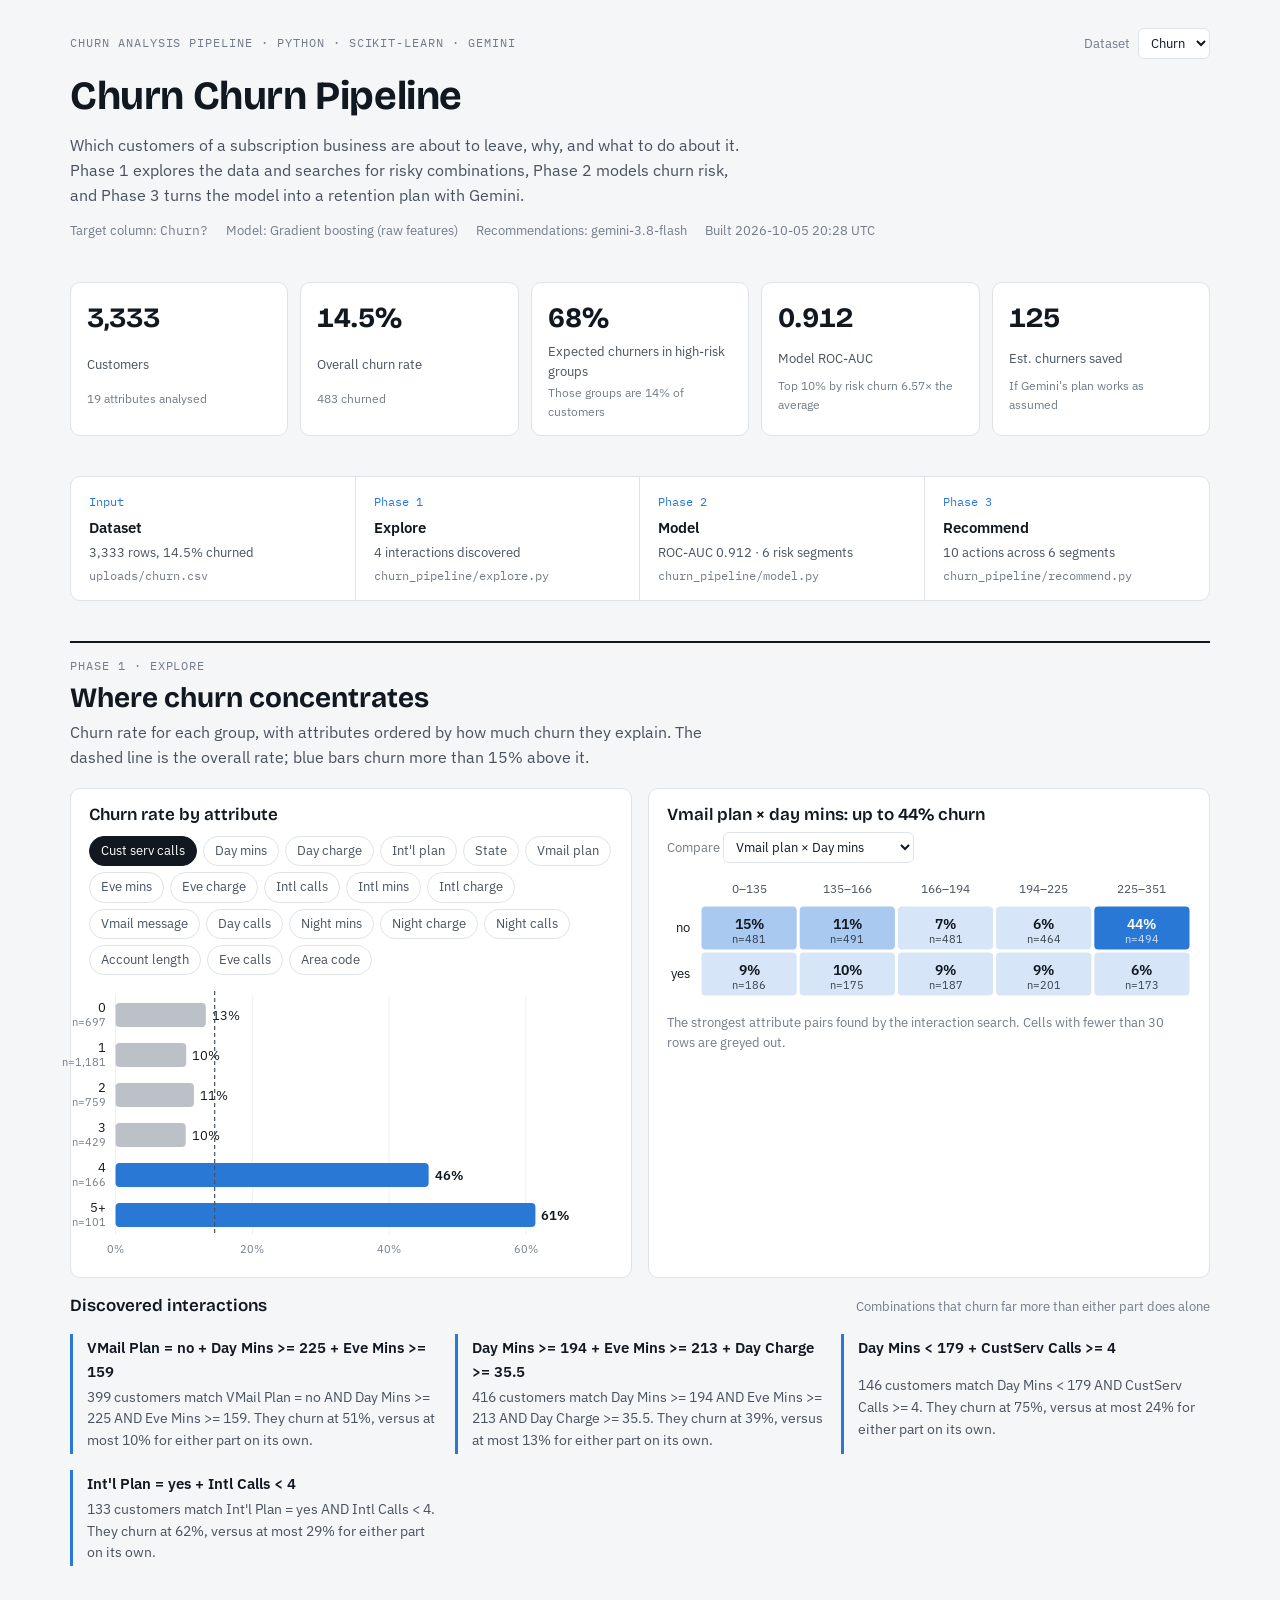
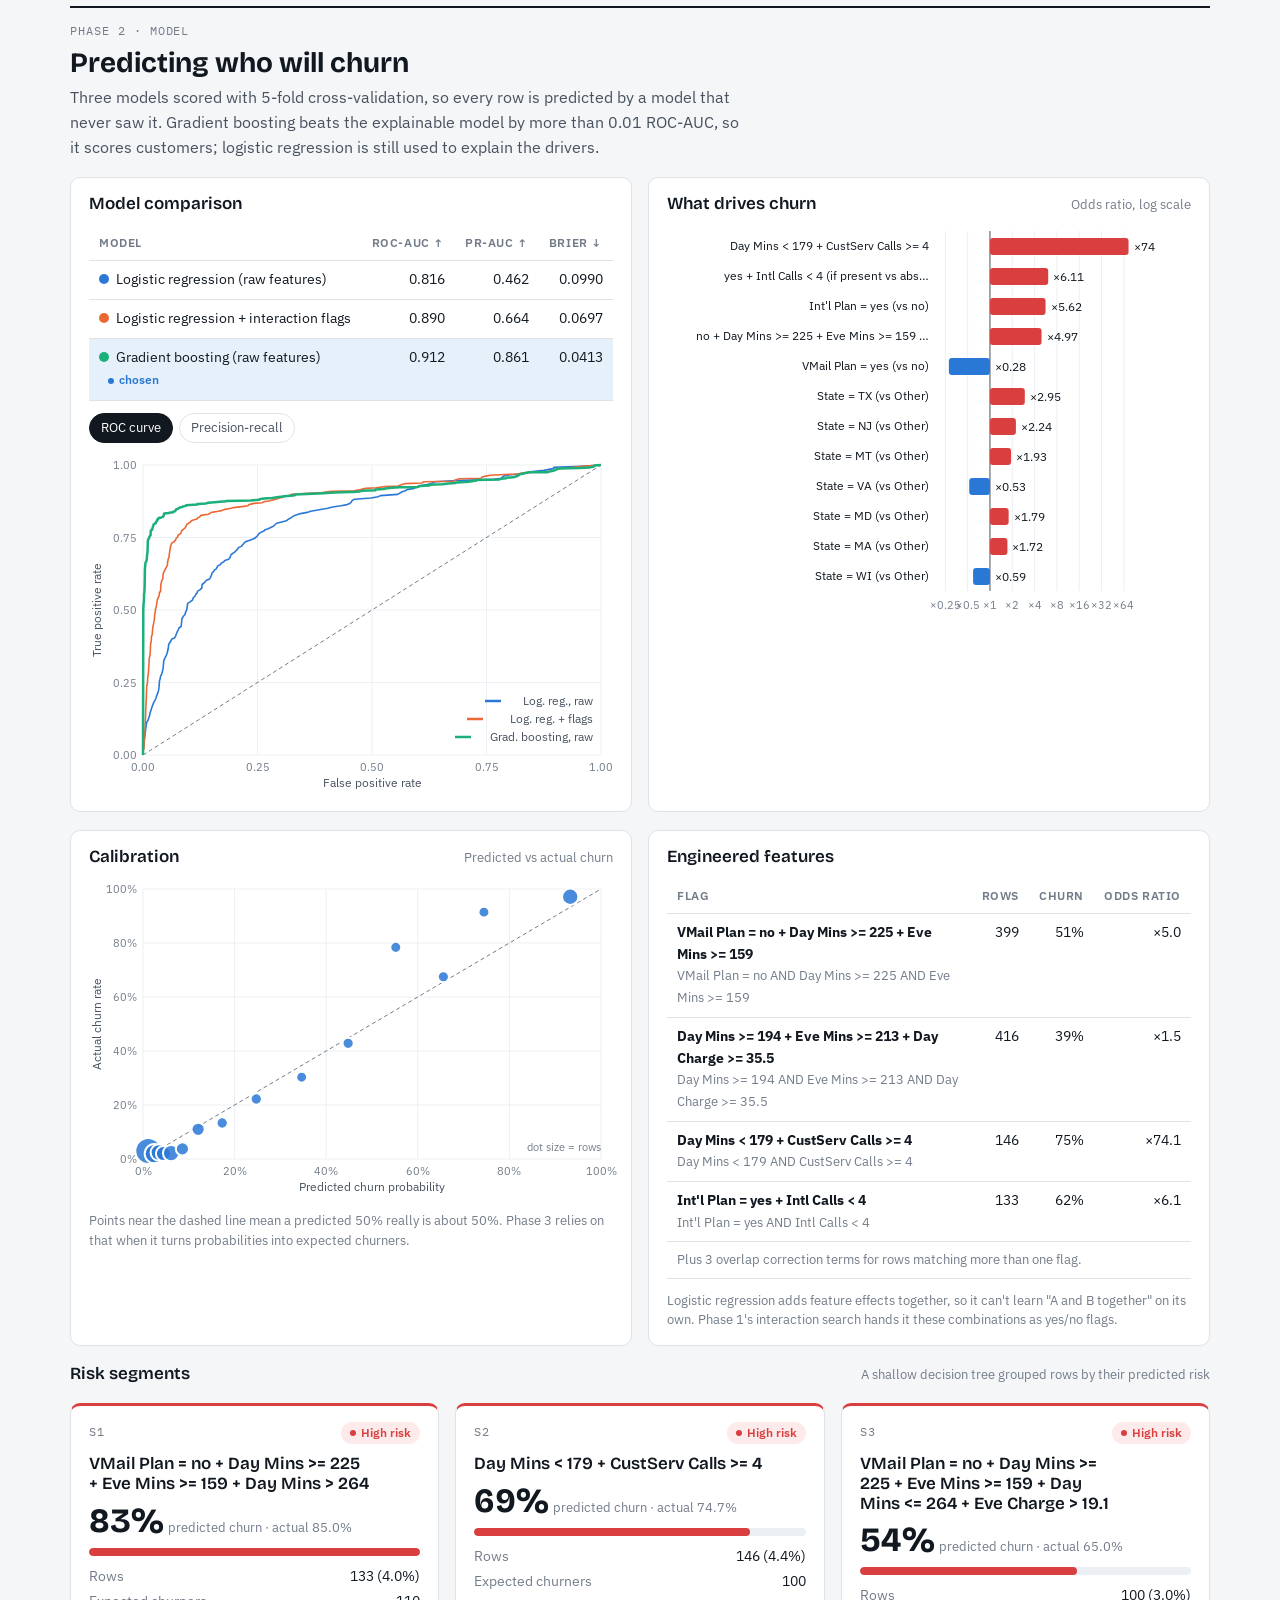
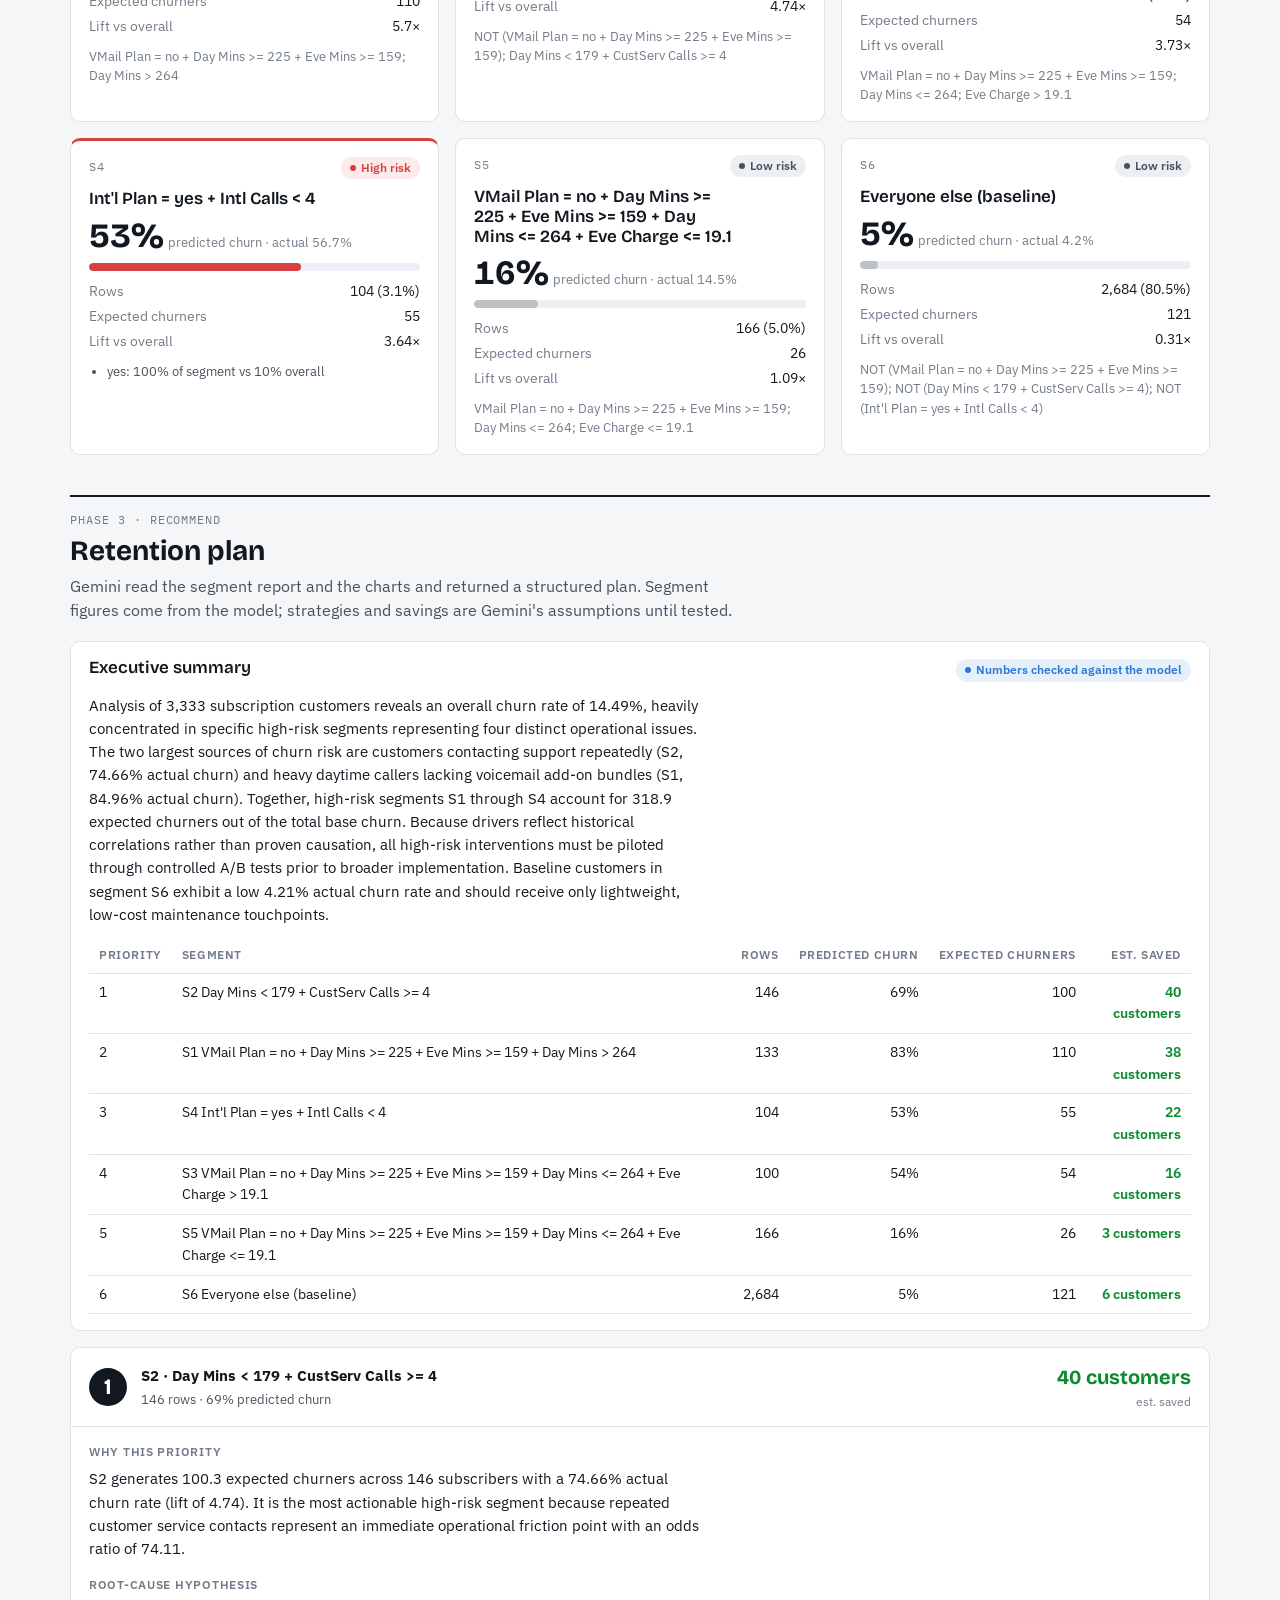
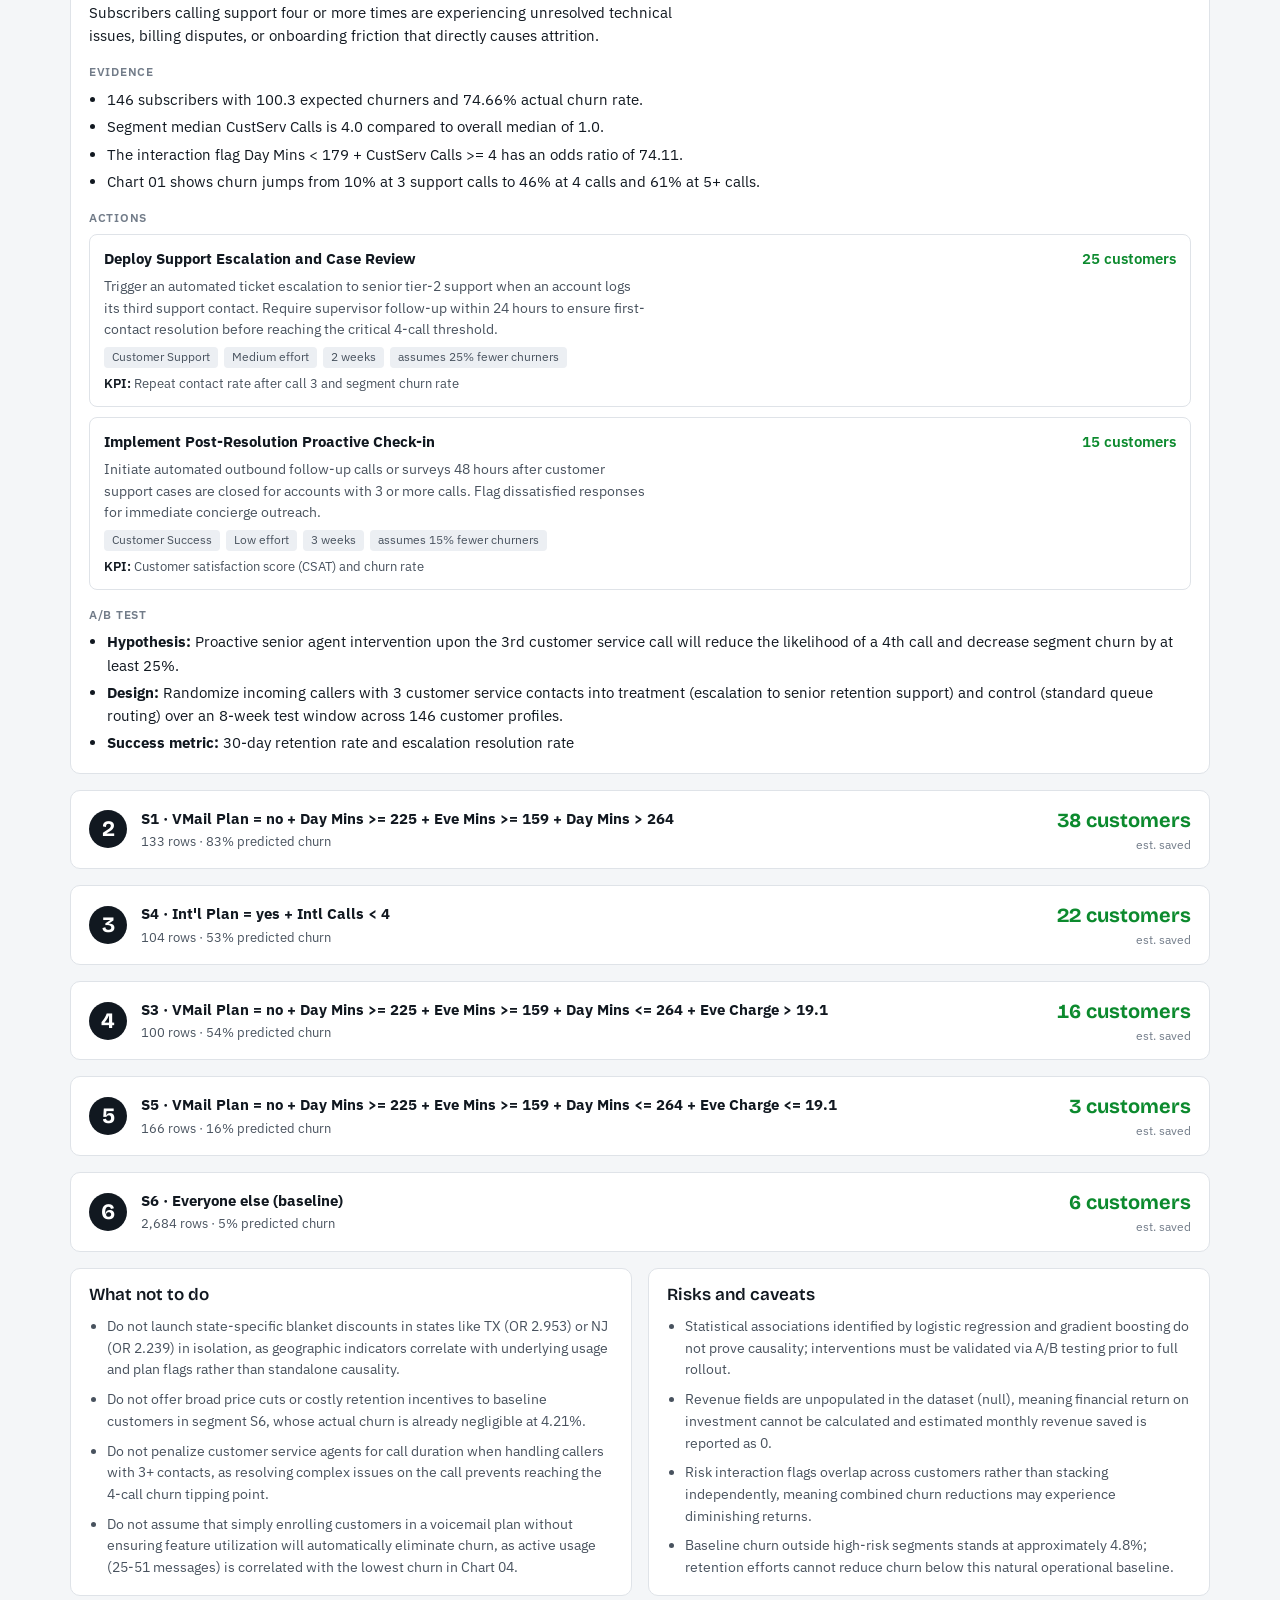
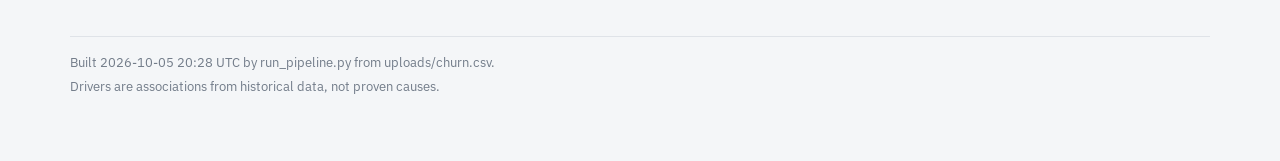
<file: runs/churn/dashboard.html>
<!doctype html>
<html lang="en">
<head>
<meta charset="utf-8">
<meta name="viewport" content="width=device-width, initial-scale=1, viewport-fit=cover">
<title>Churn Pipeline Explorer</title>
<link rel="preconnect" href="https://fonts.googleapis.com">
<link rel="preconnect" href="https://fonts.gstatic.com" crossorigin>
<link rel="stylesheet" href="https://fonts.googleapis.com/css2?family=Bricolage+Grotesque:opsz,wght@12..96,600;12..96,700&family=IBM+Plex+Mono:wght@400;500&family=IBM+Plex+Sans:wght@400;500;600&display=swap">
<style>
/* Layout: a single analyst's notebook column (max 1180px) that walks the pipeline in order:
   KPIs -> pipeline map -> Phase 1 explore -> Phase 2 model -> Phase 3 plan. Charts sit on quiet
   surfaces; color is reserved for data (blue = high risk / chosen, red = raises churn). */
:root {
  --bg: #f4f6f8;
  --surface: #ffffff;
  --ink: #111820;
  --ink-2: #48525e;
  --muted: #727c89;
  --line: #dfe3e8;
  --grid: #eceff3;
  --accent: #2a78d6;
  --accent-soft: #e6f0fb;
  --risk: #d93f3e;
  --risk-soft: #fcebea;
  --good: #0c8a2e;
  --bar-muted: #bcc1c8;
  --s1: #2a78d6; --s2: #eb6834; --s3: #1baf7a;
  --h0: #f1f5fb; --h1: #d6e5f8; --h2: #a9c9f0; --h3: #5f9ce6; --h4: #2a78d6; --h5: #154c91;
  --h-ink-lo: #111820; --h-ink-hi: #ffffff;
  --font-display: "Bricolage Grotesque", "Segoe UI", system-ui, sans-serif;
  --font-body: "IBM Plex Sans", "Segoe UI", system-ui, -apple-system, sans-serif;
  --font-data: "IBM Plex Mono", ui-monospace, "Cascadia Mono", Consolas, monospace;
  --radius: 10px;
}
@media (prefers-color-scheme: dark) {
  :root:not([data-theme="light"]) {
    --bg: #0e1116; --surface: #161b22; --ink: #edf1f6; --ink-2: #b3bcc8; --muted: #8590a0;
    --line: #29313c; --grid: #1f262f; --accent: #4a92ea; --accent-soft: #1a2a40;
    --risk: #ef6b6a; --risk-soft: #3a1d20; --good: #3fbf62; --bar-muted: #4c5562;
    --s1: #3987e5; --s2: #d95926; --s3: #199e70;
    --h0: #1b222c; --h1: #1d3352; --h2: #234b7d; --h3: #2f6ab0; --h4: #4a92ea; --h5: #9cc5f5;
    --h-ink-lo: #edf1f6; --h-ink-hi: #0e1116;
    color-scheme: dark;
  }
}
:root[data-theme="dark"] {
  --bg: #0e1116; --surface: #161b22; --ink: #edf1f6; --ink-2: #b3bcc8; --muted: #8590a0;
  --line: #29313c; --grid: #1f262f; --accent: #4a92ea; --accent-soft: #1a2a40;
  --risk: #ef6b6a; --risk-soft: #3a1d20; --good: #3fbf62; --bar-muted: #4c5562;
  --s1: #3987e5; --s2: #d95926; --s3: #199e70;
  --h0: #1b222c; --h1: #1d3352; --h2: #234b7d; --h3: #2f6ab0; --h4: #4a92ea; --h5: #9cc5f5;
  --h-ink-lo: #edf1f6; --h-ink-hi: #0e1116;
  color-scheme: dark;
}
* { box-sizing: border-box; }
body { background: var(--bg); color: var(--ink); font-family: var(--font-body); font-size: 15px; line-height: 1.55; margin: 0; }
.wrap { max-width: 1180px; margin: 0 auto; padding-inline: 20px; padding-block: 28px 64px; display: grid; gap: 40px; }
h1, h2, h3 { font-family: var(--font-display); text-wrap: balance; margin: 0; line-height: 1.15; }
h1 { font-size: clamp(28px, 4vw, 40px); font-weight: 700; letter-spacing: -0.01em; }
h2 { font-size: clamp(22px, 2.6vw, 28px); font-weight: 700; }
h3 { font-size: 17px; font-weight: 600; }
p { margin: 0; max-width: 68ch; }
.eyebrow { font-family: var(--font-data); font-size: 12px; letter-spacing: 0.08em; text-transform: uppercase; color: var(--muted); }
.lede { color: var(--ink-2); font-size: 16px; }
.num { font-variant-numeric: tabular-nums; }
.mono { font-family: var(--font-data); }
a { color: var(--accent); }
:focus-visible { outline: 2px solid var(--accent); outline-offset: 2px; border-radius: 4px; }

/* header */
.topbar { display: flex; flex-wrap: wrap; justify-content: space-between; align-items: center; gap: 8px 16px; }
.switch { display: inline-flex; align-items: center; gap: 8px; }
header { display: grid; gap: 14px; }
.meta { display: flex; flex-wrap: wrap; gap: 6px 18px; color: var(--muted); font-size: 13px; }

/* KPI strip */
.kpis { display: grid; grid-template-columns: repeat(auto-fit, minmax(170px, 1fr)); gap: 12px; }
.kpi { background: var(--surface); border: 1px solid var(--line); border-radius: var(--radius); padding: 14px 16px; display: grid; gap: 2px; }
.kpi .v { font-family: var(--font-display); font-size: 28px; font-weight: 700; font-variant-numeric: tabular-nums; }
.kpi .l { font-size: 13px; color: var(--ink-2); }
.kpi .d { font-size: 12px; color: var(--muted); }
.kpi.alert .v { color: var(--risk); }

/* pipeline map */
.pipeline { display: grid; grid-template-columns: repeat(4, minmax(0, 1fr)); gap: 0; background: var(--surface); border: 1px solid var(--line); border-radius: var(--radius); overflow: hidden; }
.step { padding: 16px 18px; display: grid; gap: 4px; text-decoration: none; color: inherit; border-right: 1px solid var(--line); position: relative; }
.step:last-child { border-right: 0; }
.step:hover { background: var(--accent-soft); }
.step .k { font-family: var(--font-data); font-size: 12px; color: var(--accent); }
.step .t { font-weight: 600; }
.step .o { font-size: 12.5px; color: var(--ink-2); }
.step .f { font-family: var(--font-data); font-size: 11.5px; color: var(--muted); overflow-wrap: anywhere; }
@media (max-width: 760px) { .pipeline { grid-template-columns: 1fr 1fr; } .step:nth-child(2) { border-right: 0; } .step:nth-child(-n+2) { border-bottom: 1px solid var(--line); } }
@media (max-width: 440px) { .pipeline { grid-template-columns: 1fr; } .step { border-right: 0; border-bottom: 1px solid var(--line); } .step:last-child { border-bottom: 0; } }

/* sections */
section { display: grid; gap: 18px; scroll-margin-top: 16px; }
.sec-head { display: grid; gap: 6px; border-top: 2px solid var(--ink); padding-top: 14px; }
.grid2 { display: grid; grid-template-columns: repeat(2, minmax(0, 1fr)); gap: 16px; }
.grid3 { display: grid; grid-template-columns: repeat(3, minmax(0, 1fr)); gap: 16px; }
@media (max-width: 900px) { .grid2, .grid3 { grid-template-columns: 1fr; } }
.panel { background: var(--surface); border: 1px solid var(--line); border-radius: var(--radius); padding: 16px 18px; display: grid; gap: 12px; min-width: 0; align-content: start; }
.panel-head { display: flex; flex-wrap: wrap; justify-content: space-between; align-items: baseline; gap: 8px 16px; }
.note { font-size: 12.5px; color: var(--muted); }
.chart { width: 100%; min-height: 120px; position: relative; }
.chart svg { display: block; width: 100%; height: auto; overflow: visible; }
.chart text { font-family: var(--font-body); }

/* controls */
.chips { display: flex; flex-wrap: wrap; gap: 6px; }
.chip { font: inherit; font-size: 13px; border: 1px solid var(--line); background: var(--surface); color: var(--ink-2); padding: 4px 11px; border-radius: 999px; cursor: pointer; }
.chip:hover { border-color: var(--accent); color: var(--ink); }
.chip[aria-pressed="true"] { background: var(--ink); border-color: var(--ink); color: var(--surface); }
select.sel { font: inherit; font-size: 13px; padding: 5px 8px; border-radius: 6px; border: 1px solid var(--line); background: var(--surface); color: var(--ink); max-width: 100%; }

/* findings */
.findings { display: grid; grid-template-columns: repeat(3, minmax(0, 1fr)); gap: 16px; }
@media (max-width: 900px) { .findings { grid-template-columns: 1fr; } }
.finding { border-left: 3px solid var(--accent); padding: 2px 0 2px 14px; display: grid; gap: 4px; }
.finding.corr { border-left-color: var(--risk); }
.finding b { font-weight: 600; }
.finding span { color: var(--ink-2); font-size: 14px; }

/* tables */
.tbl-wrap { overflow-x: auto; }
table { border-collapse: collapse; width: 100%; font-size: 14px; }
.tbl-wrap table { min-width: 480px; }
th, td { text-align: left; padding: 8px 10px; border-bottom: 1px solid var(--line); vertical-align: top; }
th { font-size: 12px; font-weight: 600; color: var(--muted); text-transform: uppercase; letter-spacing: 0.05em; white-space: nowrap; }
td.r, th.r { text-align: right; font-variant-numeric: tabular-nums; }
tr.chosen td { background: var(--accent-soft); }
.pill { display: inline-flex; align-items: center; gap: 5px; font-size: 12px; font-weight: 600; padding: 2px 9px; border-radius: 999px; white-space: nowrap; }
.pill.high { background: var(--risk-soft); color: var(--risk); }
.pill.low { background: var(--grid); color: var(--ink-2); }
.pill.medium { background: var(--accent-soft); color: var(--accent); }
.pill.ok { background: var(--accent-soft); color: var(--accent); }
.pill::before { content: ""; width: 6px; height: 6px; border-radius: 50%; background: currentColor; }

/* segment cards */
.seg { display: grid; gap: 10px; }
.seg.high { border-top: 3px solid var(--risk); }
.seg .big { font-family: var(--font-display); font-size: 34px; font-weight: 700; line-height: 1; font-variant-numeric: tabular-nums; }
.seg dl { display: grid; grid-template-columns: auto 1fr; gap: 4px 14px; margin: 0; font-size: 13.5px; }
.seg dt { color: var(--muted); }
.seg dd { margin: 0; text-align: right; font-variant-numeric: tabular-nums; }
.seg ul { margin: 0; padding-left: 18px; font-size: 13px; color: var(--ink-2); display: grid; gap: 2px; }
.meter { height: 8px; background: var(--grid); border-radius: 4px; overflow: hidden; }
.meter i { display: block; height: 100%; background: var(--accent); border-radius: 4px; }

/* plans */
details.plan { background: var(--surface); border: 1px solid var(--line); border-radius: var(--radius); }
details.plan > summary { list-style: none; cursor: pointer; padding: 14px 18px; display: grid; grid-template-columns: auto minmax(0, 1fr) auto; gap: 14px; align-items: center; }
details.plan > summary::-webkit-details-marker { display: none; }
.rank { font-family: var(--font-display); font-weight: 700; font-size: 22px; width: 38px; height: 38px; border-radius: 50%; display: grid; place-items: center; background: var(--ink); color: var(--surface); }
.sumtext { display: grid; gap: 2px; min-width: 0; }
.sumtext .sub { font-size: 13px; color: var(--ink-2); }
.saved { text-align: right; font-size: 12px; color: var(--muted); }
.saved b { display: block; font-family: var(--font-display); font-size: 20px; color: var(--good); font-variant-numeric: tabular-nums; }
.plan-body { padding: 0 18px 18px; display: grid; gap: 16px; border-top: 1px solid var(--line); padding-top: 16px; }
.plan-body h4 { margin: 0 0 6px; font-size: 12px; text-transform: uppercase; letter-spacing: 0.06em; color: var(--muted); font-weight: 600; }
.plan-body ul { margin: 0; padding-left: 18px; display: grid; gap: 4px; }
.chev { transition: transform .2s; color: var(--muted); }
details[open] .chev { transform: rotate(90deg); }
.actions { display: grid; gap: 10px; }
.action { border: 1px solid var(--line); border-radius: 8px; padding: 12px 14px; display: grid; gap: 6px; }
.action-top { display: flex; flex-wrap: wrap; justify-content: space-between; gap: 6px 12px; align-items: baseline; }
.tags { display: flex; flex-wrap: wrap; gap: 6px; }
.tag { font-size: 12px; padding: 1px 8px; border-radius: 4px; background: var(--grid); color: var(--ink-2); white-space: nowrap; }
.action p { font-size: 14px; color: var(--ink-2); }
.kv { font-size: 13px; color: var(--ink-2); }
.kv b { color: var(--ink); font-weight: 600; }
.lists { display: grid; grid-template-columns: repeat(2, minmax(0, 1fr)); gap: 16px; }
@media (max-width: 900px) { .lists { grid-template-columns: 1fr; } }
.lists ul { margin: 0; padding-left: 18px; display: grid; gap: 8px; font-size: 14px; color: var(--ink-2); }
.empty { border: 1px dashed var(--line); border-radius: var(--radius); padding: 22px; color: var(--ink-2); display: grid; gap: 6px; }
@media (max-width: 560px) { details.plan > summary { grid-template-columns: auto minmax(0, 1fr); } .saved { grid-column: 2; text-align: left; } .saved b { display: inline; margin-right: 6px; } }

/* tooltip */
#tip { position: fixed; pointer-events: none; z-index: 10; background: var(--ink); color: var(--surface); font-size: 12.5px; line-height: 1.4; padding: 7px 10px; border-radius: 6px; max-width: 260px; opacity: 0; transition: opacity .1s; }
#tip.on { opacity: 1; }
#tip b { font-weight: 600; }
footer { color: var(--muted); font-size: 13px; display: grid; gap: 4px; border-top: 1px solid var(--line); padding-top: 16px; }
@media (prefers-reduced-motion: reduce) { * { transition: none !important; } }
</style>
</head>
<body>
<div class="wrap">
  <header>
    <div class="topbar">
      <div class="eyebrow">Churn analysis pipeline · Python · scikit-learn · Gemini</div>
      <label class="note switch" for="ds-sel" id="ds-wrap">Dataset
        <select class="sel" id="ds-sel"></select>
      </label>
    </div>
    <h1 id="title">Churn Pipeline</h1>
    <p class="lede" id="lede"></p>
    <div class="meta" id="meta"></div>
  </header>

  <div class="kpis" id="kpis" aria-label="Headline numbers"></div>

  <nav class="pipeline" aria-label="Pipeline stages">
    <a class="step" href="#explore"><span class="k">Input</span><span class="t">Dataset</span><span class="o" id="step-data"></span><span class="f" id="step-file"></span></a>
    <a class="step" href="#explore"><span class="k">Phase 1</span><span class="t">Explore</span><span class="o" id="step-explore"></span><span class="f">churn_pipeline/explore.py</span></a>
    <a class="step" href="#model"><span class="k">Phase 2</span><span class="t">Model</span><span class="o" id="step-model"></span><span class="f">churn_pipeline/model.py</span></a>
    <a class="step" href="#plan"><span class="k">Phase 3</span><span class="t">Recommend</span><span class="o" id="step-plan"></span><span class="f">churn_pipeline/recommend.py</span></a>
  </nav>

  <section id="explore" aria-labelledby="h-explore">
    <div class="sec-head">
      <div class="eyebrow">Phase 1 · Explore</div>
      <h2 id="h-explore">Where churn concentrates</h2>
      <p class="lede">Churn rate for each group, with attributes ordered by how much churn they explain. The dashed line is the overall rate; blue bars churn more than 15% above it.</p>
    </div>
    <div class="grid2">
      <div class="panel">
        <div class="panel-head"><h3>Churn rate by attribute</h3></div>
        <div class="chips" id="attr-chips" role="group" aria-label="Attribute"></div>
        <div class="chart" id="attr-chart"></div>
      </div>
      <div class="panel">
        <div class="panel-head">
          <h3 id="heat-title">Two attributes combined</h3>
          <label class="note" for="heat-sel">Compare
            <select class="sel" id="heat-sel"></select>
          </label>
        </div>
        <div class="chart" id="heat-chart"></div>
        <div class="note">The strongest attribute pairs found by the interaction search. Cells with fewer than 30 rows are greyed out.</div>
      </div>
    </div>
    <div class="panel-head"><h3>Discovered interactions</h3><span class="note">Combinations that churn far more than either part does alone</span></div>
    <div class="findings" id="findings"></div>
  </section>

  <section id="model" aria-labelledby="h-model">
    <div class="sec-head">
      <div class="eyebrow">Phase 2 · Model</div>
      <h2 id="h-model">Predicting who will churn</h2>
      <p class="lede" id="model-lede"></p>
    </div>
    <div class="grid2">
      <div class="panel">
        <div class="panel-head"><h3>Model comparison</h3></div>
        <div class="tbl-wrap"><table id="metrics-tbl"></table></div>
        <div class="chips" id="curve-chips" role="group" aria-label="Curve"></div>
        <div class="chart" id="curve-chart"></div>
      </div>
      <div class="panel">
        <div class="panel-head"><h3>What drives churn</h3><span class="note">Odds ratio, log scale</span></div>
        <div class="chart" id="odds-chart"></div>
      </div>
    </div>
    <div class="grid2">
      <div class="panel">
        <div class="panel-head"><h3>Calibration</h3><span class="note">Predicted vs actual churn</span></div>
        <div class="chart" id="cal-chart"></div>
        <p class="note">Points near the dashed line mean a predicted 50% really is about 50%. Phase 3 relies on that when it turns probabilities into expected churners.</p>
      </div>
      <div class="panel">
        <div class="panel-head"><h3>Engineered features</h3></div>
        <div class="tbl-wrap"><table id="flags-tbl"></table></div>
        <p class="note">Logistic regression adds feature effects together, so it can't learn "A and B together" on its own. Phase 1's interaction search hands it these combinations as yes/no flags.</p>
      </div>
    </div>
    <div class="panel-head"><h3>Risk segments</h3><span class="note">A shallow decision tree grouped rows by their predicted risk</span></div>
    <div class="grid3" id="segments"></div>
  </section>

  <section id="plan" aria-labelledby="h-plan">
    <div class="sec-head">
      <div class="eyebrow">Phase 3 · Recommend</div>
      <h2 id="h-plan">Retention plan</h2>
      <p class="lede">Gemini read the segment report and the charts and returned a structured plan. Segment figures come from the model; strategies and savings are Gemini's assumptions until tested.</p>
    </div>
    <div id="plan-body" style="display:grid;gap:16px"></div>
  </section>

  <footer>
    <span id="built"></span>
    <span>Drivers are associations from historical data, not proven causes.</span>
  </footer>
</div>
<div id="tip" role="tooltip"></div>

<script>
const ALL = {"datasets":{"churn":{"built_at":"2026-10-05 20:28 UTC","config":{"name":"churn","csv":"uploads/churn.csv","target":"Churn?","entity":"customers","business_context":"a subscription business","currency":"$","display_name":"Churn"},"phase1":{"overall":0.1449,"ranked_features":["CustServ Calls","Day Mins","Day Charge","Int'l Plan","State","VMail Plan","Eve Mins","Eve Charge","Intl Calls","Intl Mins","Intl Charge","VMail Message","Day Calls","Night Mins","Night Charge","Night Calls","Account Length","Eve Calls","Area Code"],"attributes":{"State":{"label":"State","rows":[{"label":"Other","rate":0.1286,"n":1477},{"label":"WV","rate":0.0943,"n":106},{"label":"MN","rate":0.1786,"n":84},{"label":"NY","rate":0.1807,"n":83},{"label":"AL","rate":0.1,"n":80},{"label":"OH","rate":0.1282,"n":78},{"label":"WI","rate":0.0897,"n":78},{"label":"OR","rate":0.141,"n":78},{"label":"VA","rate":0.0649,"n":77},{"label":"WY","rate":0.1169,"n":77},{"label":"CT","rate":0.1622,"n":74},{"label":"ID","rate":0.1233,"n":73},{"label":"VT","rate":0.1096,"n":73},{"label":"MI","rate":0.2192,"n":73},{"label":"TX","rate":0.25,"n":72},{"label":"UT","rate":0.1389,"n":72},{"label":"IN","rate":0.1268,"n":71},{"label":"KS","rate":0.1857,"n":70},{"label":"MD","rate":0.2429,"n":70},{"label":"NJ","rate":0.2647,"n":68},{"label":"MT","rate":0.2059,"n":68},{"label":"NC","rate":0.1618,"n":68},{"label":"CO","rate":0.1364,"n":66},{"label":"WA","rate":0.2121,"n":66},{"label":"NV","rate":0.2121,"n":66},{"label":"MA","rate":0.1692,"n":65}],"signal":0.0143,"kind":"categorical"},"Int'l Plan":{"label":"Int'l plan","rows":[{"label":"no","rate":0.115,"n":3010},{"label":"yes","rate":0.4241,"n":323}],"signal":0.0675,"kind":"categorical"},"VMail Plan":{"label":"Vmail plan","rows":[{"label":"no","rate":0.1672,"n":2411},{"label":"yes","rate":0.0868,"n":922}],"signal":0.0104,"kind":"categorical"},"Account Length":{"label":"Account length","rows":[{"label":"1\u201367","rate":0.1302,"n":676},{"label":"67\u201391","rate":0.136,"n":684},{"label":"91\u2013111","rate":0.1608,"n":653},{"label":"111\u2013134","rate":0.1571,"n":662},{"label":"134\u2013243","rate":0.1413,"n":658}],"signal":0.0011,"kind":"numeric"},"Area Code":{"label":"Area code","rows":[{"label":"408","rate":0.1456,"n":838},{"label":"415","rate":0.1426,"n":1655},{"label":"510","rate":0.1488,"n":840}],"signal":0.0001,"kind":"numeric"},"VMail Message":{"label":"Vmail message","rows":[{"label":"0\u201325","rate":0.1544,"n":2695},{"label":"25\u201351","rate":0.105,"n":638}],"signal":0.003,"kind":"numeric"},"Day Mins":{"label":"Day mins","rows":[{"label":"0\u2013135","rate":0.1319,"n":667},{"label":"135\u2013166","rate":0.1036,"n":666},{"label":"166\u2013194","rate":0.0778,"n":668},{"label":"194\u2013225","rate":0.0707,"n":665},{"label":"225\u2013351","rate":0.3403,"n":667}],"signal":0.0808,"kind":"numeric"},"Day Calls":{"label":"Day calls","rows":[{"label":"0\u201384","rate":0.1431,"n":699},{"label":"84\u201396","rate":0.1309,"n":695},{"label":"96\u2013106","rate":0.1405,"n":662},{"label":"106\u2013117","rate":0.1354,"n":628},{"label":"117\u2013165","rate":0.1757,"n":649}],"signal":0.002,"kind":"numeric"},"Day Charge":{"label":"Day charge","rows":[{"label":"0\u201323","rate":0.1319,"n":667},{"label":"23\u201328","rate":0.1036,"n":666},{"label":"28\u201333","rate":0.0778,"n":668},{"label":"33\u201338","rate":0.0707,"n":665},{"label":"38\u201360","rate":0.3403,"n":667}],"signal":0.0808,"kind":"numeric"},"Eve Mins":{"label":"Eve mins","rows":[{"label":"0\u2013159","rate":0.099,"n":667},{"label":"159\u2013188","rate":0.1424,"n":667},{"label":"188\u2013213","rate":0.1306,"n":666},{"label":"213\u2013244","rate":0.1454,"n":667},{"label":"244\u2013364","rate":0.2072,"n":666}],"signal":0.01,"kind":"numeric"},"Eve Calls":{"label":"Eve calls","rows":[{"label":"0\u201384","rate":0.14,"n":707},{"label":"84\u201395","rate":0.144,"n":653},{"label":"95\u2013105","rate":0.1405,"n":655},{"label":"105\u2013117","rate":0.1521,"n":697},{"label":"117\u2013170","rate":0.1481,"n":621}],"signal":0.0002,"kind":"numeric"},"Eve Charge":{"label":"Eve charge","rows":[{"label":"0\u201314","rate":0.099,"n":667},{"label":"14\u201316","rate":0.1424,"n":667},{"label":"16\u201318","rate":0.1306,"n":666},{"label":"18\u201321","rate":0.1454,"n":667},{"label":"21\u201331","rate":0.2072,"n":666}],"signal":0.01,"kind":"numeric"},"Night Mins":{"label":"Night mins","rows":[{"label":"23\u2013159","rate":0.1151,"n":669},{"label":"159\u2013188","rate":0.1527,"n":668},{"label":"188\u2013214","rate":0.1491,"n":664},{"label":"214\u2013244","rate":0.1502,"n":666},{"label":"244\u2013395","rate":0.1577,"n":666}],"signal":0.0019,"kind":"numeric"},"Night Calls":{"label":"Night calls","rows":[{"label":"33\u201383","rate":0.1557,"n":687},{"label":"83\u201395","rate":0.1348,"n":675},{"label":"95\u2013105","rate":0.133,"n":669},{"label":"105\u2013117","rate":0.1353,"n":665},{"label":"117\u2013175","rate":0.1664,"n":637}],"signal":0.0015,"kind":"numeric"},"Night Charge":{"label":"Night charge","rows":[{"label":"1.0\u20137.1","rate":0.1157,"n":674},{"label":"7.1\u20138.5","rate":0.151,"n":669},{"label":"8.5\u20139.6","rate":0.1498,"n":661},{"label":"9.6\u201311","rate":0.1514,"n":667},{"label":"11\u201318","rate":0.1571,"n":662}],"signal":0.0018,"kind":"numeric"},"Intl Mins":{"label":"Intl mins","rows":[{"label":"0\u20138","rate":0.1137,"n":695},{"label":"8\u20139.7","rate":0.1525,"n":682},{"label":"9.7\u201311","rate":0.136,"n":647},{"label":"11\u201312","rate":0.1267,"n":647},{"label":"12\u201320","rate":0.1964,"n":662}],"signal":0.0066,"kind":"numeric"},"Intl Calls":{"label":"Intl calls","rows":[{"label":"0\u20132.4","rate":0.2084,"n":667},{"label":"2.4\u20133","rate":0.1467,"n":668},{"label":"3\u20135","rate":0.121,"n":1091},{"label":"5\u20136","rate":0.128,"n":336},{"label":"6\u201320","rate":0.1243,"n":571}],"signal":0.0088,"kind":"numeric"},"Intl Charge":{"label":"Intl charge","rows":[{"label":"0\u20132.2","rate":0.1137,"n":695},{"label":"2.2\u20132.6","rate":0.1525,"n":682},{"label":"2.6\u20133.0","rate":0.136,"n":647},{"label":"3.0\u20133.4","rate":0.1267,"n":647},{"label":"3.4\u20135.4","rate":0.1964,"n":662}],"signal":0.0066,"kind":"numeric"},"CustServ Calls":{"label":"Cust serv calls","rows":[{"label":"0","rate":0.132,"n":697},{"label":"1","rate":0.1033,"n":1181},{"label":"2","rate":0.1146,"n":759},{"label":"3","rate":0.1026,"n":429},{"label":"4","rate":0.4578,"n":166},{"label":"5+","rate":0.6139,"n":101}],"signal":0.1019,"kind":"numeric"}},"heatmaps":{"VMail Plan__Day Mins":{"title":"Vmail plan \u00d7 day mins: up to 44% churn","row_label":"Vmail plan","col_label":"Day mins","rows":["no","yes"],"cols":["0\u2013135","135\u2013166","166\u2013194","194\u2013225","225\u2013351"],"cells":[[{"rate":0.1476,"n":481},{"rate":0.1059,"n":491},{"rate":0.0748,"n":481},{"rate":0.0603,"n":464},{"rate":0.4372,"n":494}],[{"rate":0.0914,"n":186},{"rate":0.0971,"n":175},{"rate":0.0856,"n":187},{"rate":0.0945,"n":201},{"rate":0.0636,"n":173}]]},"VMail Plan__Day Charge":{"title":"Vmail plan \u00d7 day charge: up to 44% churn","row_label":"Vmail plan","col_label":"Day charge","rows":["no","yes"],"cols":["0\u201323","23\u201328","28\u201333","33\u201338","38\u201360"],"cells":[[{"rate":0.1476,"n":481},{"rate":0.1059,"n":491},{"rate":0.0748,"n":481},{"rate":0.0603,"n":464},{"rate":0.4372,"n":494}],[{"rate":0.0914,"n":186},{"rate":0.0971,"n":175},{"rate":0.0856,"n":187},{"rate":0.0945,"n":201},{"rate":0.0636,"n":173}]]},"VMail Message__Day Mins":{"title":"Vmail message \u00d7 day mins: up to 40% churn","row_label":"Vmail message","col_label":"Day mins","rows":["0\u201325","25\u201351"],"cols":["0\u2013135","135\u2013166","166\u2013194","194\u2013225","225\u2013351"],"cells":[[{"rate":0.1399,"n":536},{"rate":0.1049,"n":553},{"rate":0.0686,"n":539},{"rate":0.0553,"n":524},{"rate":0.3996,"n":543}],[{"rate":0.0992,"n":131},{"rate":0.0973,"n":113},{"rate":0.1163,"n":129},{"rate":0.1277,"n":141},{"rate":0.0806,"n":124}]]}},"flags":[{"name":"flag_no_Day_Mins_ge_224_76_Eve_Mins_ge_158_94","label":"VMail Plan = no + Day Mins >= 225 + Eve Mins >= 159","description":"VMail Plan = no AND Day Mins >= 225 AND Eve Mins >= 159","conditions":[{"col":"VMail Plan","op":"==","value":"no"},{"col":"Day Mins","op":">=","value":224.76000000000005},{"col":"Eve Mins","op":">=","value":158.94000000000003}],"n":399,"churn_rate":0.5063,"churn_rate_without_combination":0.0975},{"name":"flag_Day_Mins_ge_194_Eve_Mins_ge_213_44_Day_Charge_ge_35_488","label":"Day Mins >= 194 + Eve Mins >= 213 + Day Charge >= 35.5","description":"Day Mins >= 194 AND Eve Mins >= 213 AND Day Charge >= 35.5","conditions":[{"col":"Day Mins","op":">=","value":194.0},{"col":"Eve Mins","op":">=","value":213.43999999999997},{"col":"Day Charge","op":">=","value":35.48799999999999}],"n":416,"churn_rate":0.3942,"churn_rate_without_combination":0.1346},{"name":"flag_Day_Mins_lt_179_4_CustServ_Calls_ge_4","label":"Day Mins < 179 + CustServ Calls >= 4","description":"Day Mins < 179 AND CustServ Calls >= 4","conditions":[{"col":"Day Mins","op":"<","value":179.4},{"col":"CustServ Calls","op":">=","value":4.0}],"n":146,"churn_rate":0.7466,"churn_rate_without_combination":0.2397},{"name":"flag_yes_Intl_Calls_lt_4","label":"Int'l Plan = yes + Intl Calls < 4","description":"Int'l Plan = yes AND Intl Calls < 4","conditions":[{"col":"Int'l Plan","op":"==","value":"yes"},{"col":"Intl Calls","op":"<","value":4.0}],"n":133,"churn_rate":0.6165,"churn_rate_without_combination":0.2895}],"corrections":[{"name":"overlap_1_2","of":["flag_no_Day_Mins_ge_224_76_Eve_Mins_ge_158_94","flag_Day_Mins_ge_194_Eve_Mins_ge_213_44_Day_Charge_ge_35_488"],"n":203,"description":"Has both: VMail Plan = no + Day Mins >= 225 + Eve Mins >= 159 and Day Mins >= 194 + Eve Mins >= 213 + Day Charge >= 35.5"},{"name":"overlap_1_4","of":["flag_no_Day_Mins_ge_224_76_Eve_Mins_ge_158_94","flag_yes_Intl_Calls_lt_4"],"n":25,"description":"Has both: VMail Plan = no + Day Mins >= 225 + Eve Mins >= 159 and Int'l Plan = yes + Intl Calls < 4"},{"name":"overlap_2_4","of":["flag_Day_Mins_ge_194_Eve_Mins_ge_213_44_Day_Charge_ge_35_488","flag_yes_Intl_Calls_lt_4"],"n":27,"description":"Has both: Day Mins >= 194 + Eve Mins >= 213 + Day Charge >= 35.5 and Int'l Plan = yes + Intl Calls < 4"}],"n_features":19},"segments":{"purpose":"Churn-risk segments for customers of a subscription business. Use these to decide which groups to target and what retention actions to take.","dataset":{"name":"churn","rows":3333,"entity":"customers","business_context":"a subscription business","overall_churn_rate":0.1449,"total_monthly_revenue":null,"expected_monthly_revenue_at_risk":null,"currency":"$"},"model":{"type":"Gradient boosting (raw features)","why":"Gradient boosting beats the explainable model by more than 0.01 ROC-AUC, so it scores customers; logistic regression is still used to explain the drivers.","validation":"5-fold stratified cross-validation; segment figures use out-of-fold predictions","metrics":{"roc_auc":0.9124,"pr_auc":0.8609,"brier":0.0413,"top_decile_churn_rate":0.9521,"top_decile_lift":6.57,"top_decile_share_of_churners_captured":0.6584},"engineered_features":{"flag_no_Day_Mins_ge_224_76_Eve_Mins_ge_158_94":"VMail Plan = no AND Day Mins >= 225 AND Eve Mins >= 159","flag_Day_Mins_ge_194_Eve_Mins_ge_213_44_Day_Charge_ge_35_488":"Day Mins >= 194 AND Eve Mins >= 213 AND Day Charge >= 35.5","flag_Day_Mins_lt_179_4_CustServ_Calls_ge_4":"Day Mins < 179 AND CustServ Calls >= 4","flag_yes_Intl_Calls_lt_4":"Int'l Plan = yes AND Intl Calls < 4"}},"segments":[{"segment_id":"S1","name":"VMail Plan = no + Day Mins >= 225 + Eve Mins >= 159 + Day Mins > 264","rule":["VMail Plan = no + Day Mins >= 225 + Eve Mins >= 159","Day Mins > 264"],"risk_tier":"High","subscribers":133,"share_of_base":0.0399,"predicted_churn_rate":0.8258,"actual_churn_rate":0.8496,"lift_vs_overall":5.7,"expected_churners":109.8,"distinguishing_traits":[],"numeric_profile":{"Account Length":{"segment_median":98.0,"overall_median":101.0},"Area Code":{"segment_median":415.0,"overall_median":415.0},"VMail Message":{"segment_median":0.0,"overall_median":0.0},"Day Mins":{"segment_median":280.0,"overall_median":179.4},"Day Calls":{"segment_median":104.0,"overall_median":101.0},"Day Charge":{"segment_median":47.6,"overall_median":30.5},"Eve Mins":{"segment_median":221.1,"overall_median":201.4},"Eve Calls":{"segment_median":102.0,"overall_median":100.0},"Eve Charge":{"segment_median":18.79,"overall_median":17.12},"Night Mins":{"segment_median":204.4,"overall_median":201.2},"Night Calls":{"segment_median":103.0,"overall_median":100.0},"Night Charge":{"segment_median":9.2,"overall_median":9.05},"Intl Mins":{"segment_median":10.4,"overall_median":10.3},"Intl Calls":{"segment_median":4.0,"overall_median":4.0},"Intl Charge":{"segment_median":2.81,"overall_median":2.78},"CustServ Calls":{"segment_median":1.0,"overall_median":1.0}}},{"segment_id":"S2","name":"Day Mins < 179 + CustServ Calls >= 4","rule":["NOT (VMail Plan = no + Day Mins >= 225 + Eve Mins >= 159)","Day Mins < 179 + CustServ Calls >= 4"],"risk_tier":"High","subscribers":146,"share_of_base":0.0438,"predicted_churn_rate":0.6872,"actual_churn_rate":0.7466,"lift_vs_overall":4.74,"expected_churners":100.3,"distinguishing_traits":[],"numeric_profile":{"Account Length":{"segment_median":101.0,"overall_median":101.0},"Area Code":{"segment_median":415.0,"overall_median":415.0},"VMail Message":{"segment_median":0.0,"overall_median":0.0},"Day Mins":{"segment_median":147.6,"overall_median":179.4},"Day Calls":{"segment_median":99.0,"overall_median":101.0},"Day Charge":{"segment_median":25.09,"overall_median":30.5},"Eve Mins":{"segment_median":200.15,"overall_median":201.4},"Eve Calls":{"segment_median":102.0,"overall_median":100.0},"Eve Charge":{"segment_median":17.02,"overall_median":17.12},"Night Mins":{"segment_median":199.2,"overall_median":201.2},"Night Calls":{"segment_median":95.5,"overall_median":100.0},"Night Charge":{"segment_median":8.96,"overall_median":9.05},"Intl Mins":{"segment_median":10.3,"overall_median":10.3},"Intl Calls":{"segment_median":3.0,"overall_median":4.0},"Intl Charge":{"segment_median":2.78,"overall_median":2.78},"CustServ Calls":{"segment_median":4.0,"overall_median":1.0}}},{"segment_id":"S3","name":"VMail Plan = no + Day Mins >= 225 + Eve Mins >= 159 + Day Mins <= 264 + Eve Charge > 19.1","rule":["VMail Plan = no + Day Mins >= 225 + Eve Mins >= 159","Day Mins <= 264","Eve Charge > 19.1"],"risk_tier":"High","subscribers":100,"share_of_base":0.03,"predicted_churn_rate":0.5405,"actual_churn_rate":0.65,"lift_vs_overall":3.73,"expected_churners":54.0,"distinguishing_traits":[],"numeric_profile":{"Account Length":{"segment_median":105.0,"overall_median":101.0},"Area Code":{"segment_median":415.0,"overall_median":415.0},"VMail Message":{"segment_median":0.0,"overall_median":0.0},"Day Mins":{"segment_median":240.85,"overall_median":179.4},"Day Calls":{"segment_median":101.0,"overall_median":101.0},"Day Charge":{"segment_median":40.95,"overall_median":30.5},"Eve Mins":{"segment_median":255.95,"overall_median":201.4},"Eve Calls":{"segment_median":101.0,"overall_median":100.0},"Eve Charge":{"segment_median":21.76,"overall_median":17.12},"Night Mins":{"segment_median":194.05,"overall_median":201.2},"Night Calls":{"segment_median":100.5,"overall_median":100.0},"Night Charge":{"segment_median":8.73,"overall_median":9.05},"Intl Mins":{"segment_median":9.85,"overall_median":10.3},"Intl Calls":{"segment_median":4.0,"overall_median":4.0},"Intl Charge":{"segment_median":2.66,"overall_median":2.78},"CustServ Calls":{"segment_median":1.0,"overall_median":1.0}}},{"segment_id":"S4","name":"Int'l Plan = yes + Intl Calls < 4","rule":["NOT (VMail Plan = no + Day Mins >= 225 + Eve Mins >= 159)","NOT (Day Mins < 179 + CustServ Calls >= 4)","Int'l Plan = yes + Intl Calls < 4"],"risk_tier":"High","subscribers":104,"share_of_base":0.0312,"predicted_churn_rate":0.5274,"actual_churn_rate":0.5673,"lift_vs_overall":3.64,"expected_churners":54.8,"distinguishing_traits":[{"attribute":"Int'l Plan","value":"yes","share_in_segment":1.0,"share_in_population":0.097,"over_representation":10.32}],"numeric_profile":{"Account Length":{"segment_median":106.0,"overall_median":101.0},"Area Code":{"segment_median":415.0,"overall_median":415.0},"VMail Message":{"segment_median":0.0,"overall_median":0.0},"Day Mins":{"segment_median":168.7,"overall_median":179.4},"Day Calls":{"segment_median":101.5,"overall_median":101.0},"Day Charge":{"segment_median":28.68,"overall_median":30.5},"Eve Mins":{"segment_median":184.8,"overall_median":201.4},"Eve Calls":{"segment_median":98.0,"overall_median":100.0},"Eve Charge":{"segment_median":15.71,"overall_median":17.12},"Night Mins":{"segment_median":200.45,"overall_median":201.2},"Night Calls":{"segment_median":100.0,"overall_median":100.0},"Night Charge":{"segment_median":9.02,"overall_median":9.05},"Intl Mins":{"segment_median":10.95,"overall_median":10.3},"Intl Calls":{"segment_median":3.0,"overall_median":4.0},"Intl Charge":{"segment_median":2.96,"overall_median":2.78},"CustServ Calls":{"segment_median":1.0,"overall_median":1.0}}},{"segment_id":"S5","name":"VMail Plan = no + Day Mins >= 225 + Eve Mins >= 159 + Day Mins <= 264 + Eve Charge <= 19.1","rule":["VMail Plan = no + Day Mins >= 225 + Eve Mins >= 159","Day Mins <= 264","Eve Charge <= 19.1"],"risk_tier":"Low","subscribers":166,"share_of_base":0.0498,"predicted_churn_rate":0.1581,"actual_churn_rate":0.1446,"lift_vs_overall":1.09,"expected_churners":26.2,"distinguishing_traits":[],"numeric_profile":{"Account Length":{"segment_median":99.5,"overall_median":101.0},"Area Code":{"segment_median":415.0,"overall_median":415.0},"VMail Message":{"segment_median":0.0,"overall_median":0.0},"Day Mins":{"segment_median":239.3,"overall_median":179.4},"Day Calls":{"segment_median":102.0,"overall_median":101.0},"Day Charge":{"segment_median":40.68,"overall_median":30.5},"Eve Mins":{"segment_median":188.25,"overall_median":201.4},"Eve Calls":{"segment_median":102.0,"overall_median":100.0},"Eve Charge":{"segment_median":16.0,"overall_median":17.12},"Night Mins":{"segment_median":198.55,"overall_median":201.2},"Night Calls":{"segment_median":100.0,"overall_median":100.0},"Night Charge":{"segment_median":8.93,"overall_median":9.05},"Intl Mins":{"segment_median":10.4,"overall_median":10.3},"Intl Calls":{"segment_median":4.0,"overall_median":4.0},"Intl Charge":{"segment_median":2.81,"overall_median":2.78},"CustServ Calls":{"segment_median":1.0,"overall_median":1.0}}},{"segment_id":"S6","name":"Everyone else (baseline)","rule":["NOT (VMail Plan = no + Day Mins >= 225 + Eve Mins >= 159)","NOT (Day Mins < 179 + CustServ Calls >= 4)","NOT (Int'l Plan = yes + Intl Calls < 4)"],"risk_tier":"Low","subscribers":2684,"share_of_base":0.8053,"predicted_churn_rate":0.0452,"actual_churn_rate":0.0421,"lift_vs_overall":0.31,"expected_churners":121.4,"distinguishing_traits":[],"numeric_profile":{"Account Length":{"segment_median":100.0,"overall_median":101.0},"Area Code":{"segment_median":415.0,"overall_median":415.0},"VMail Message":{"segment_median":0.0,"overall_median":0.0},"Day Mins":{"segment_median":174.5,"overall_median":179.4},"Day Calls":{"segment_median":100.0,"overall_median":101.0},"Day Charge":{"segment_median":29.67,"overall_median":30.5},"Eve Mins":{"segment_median":199.9,"overall_median":201.4},"Eve Calls":{"segment_median":100.0,"overall_median":100.0},"Eve Charge":{"segment_median":16.99,"overall_median":17.12},"Night Mins":{"segment_median":201.6,"overall_median":201.2},"Night Calls":{"segment_median":101.0,"overall_median":100.0},"Night Charge":{"segment_median":9.07,"overall_median":9.05},"Intl Mins":{"segment_median":10.3,"overall_median":10.3},"Intl Calls":{"segment_median":4.0,"overall_median":4.0},"Intl Charge":{"segment_median":2.78,"overall_median":2.78},"CustServ Calls":{"segment_median":1.0,"overall_median":1.0}}}],"churn_drivers":[{"feature":"Day Mins < 179 + CustServ Calls >= 4","comparison":"if present vs absent","odds_ratio":74.11,"direction":"raises churn"},{"feature":"Int'l Plan = yes + Intl Calls < 4","comparison":"if present vs absent","odds_ratio":6.11,"direction":"raises churn"},{"feature":"Int'l Plan = yes","comparison":"vs no","odds_ratio":5.624,"direction":"raises churn"},{"feature":"VMail Plan = no + Day Mins >= 225 + Eve Mins >= 159","comparison":"if present vs absent","odds_ratio":4.967,"direction":"raises churn"},{"feature":"VMail Plan = yes","comparison":"vs no","odds_ratio":0.279,"direction":"lowers churn"},{"feature":"State = TX","comparison":"vs Other","odds_ratio":2.953,"direction":"raises churn"},{"feature":"State = NJ","comparison":"vs Other","odds_ratio":2.239,"direction":"raises churn"},{"feature":"State = MT","comparison":"vs Other","odds_ratio":1.927,"direction":"raises churn"},{"feature":"State = VA","comparison":"vs Other","odds_ratio":0.525,"direction":"lowers churn"},{"feature":"State = MD","comparison":"vs Other","odds_ratio":1.787,"direction":"raises churn"},{"feature":"State = MA","comparison":"vs Other","odds_ratio":1.721,"direction":"raises churn"},{"feature":"State = WI","comparison":"vs Other","odds_ratio":0.592,"direction":"lowers churn"},{"feature":"State = MI","comparison":"vs Other","odds_ratio":1.649,"direction":"raises churn"},{"feature":"State = AL","comparison":"vs Other","odds_ratio":0.622,"direction":"lowers churn"},{"feature":"State = NV","comparison":"vs Other","odds_ratio":1.565,"direction":"raises churn"},{"feature":"State = WY","comparison":"vs Other","odds_ratio":0.639,"direction":"lowers churn"},{"feature":"VMail Message","comparison":"per 1 standard deviation increase","odds_ratio":1.531,"direction":"raises churn"},{"feature":"Day Mins >= 194 + Eve Mins >= 213 + Day Charge >= 35.5","comparison":"if present vs absent","odds_ratio":1.478,"direction":"raises churn"},{"feature":"State = MN","comparison":"vs Other","odds_ratio":1.475,"direction":"raises churn"},{"feature":"State = WA","comparison":"vs Other","odds_ratio":1.453,"direction":"raises churn"},{"feature":"State = KS","comparison":"vs Other","odds_ratio":1.395,"direction":"raises churn"},{"feature":"State = VT","comparison":"vs Other","odds_ratio":0.776,"direction":"lowers churn"},{"feature":"State = IN","comparison":"vs Other","odds_ratio":0.799,"direction":"lowers churn"}],"caveats":["Drivers are associations from historical data, not proven causes; test interventions before rolling out.","Customers outside the high-risk segments churn at about 4.8%; treat that as baseline churn.","Some customers match more than one interaction flag; their risks overlap rather than stack, so the model includes correction terms that are left out of the driver list."]},"model":{"chosen_model":"Gradient boosting (raw features)","explainable_model":"Logistic regression + interaction flags","metrics":{"Logistic regression (raw features)":{"roc_auc":0.8155,"pr_auc":0.4623,"brier":0.099,"top_decile_churn_rate":0.5269,"top_decile_lift":3.64,"top_decile_share_of_churners_captured":0.3644},"Logistic regression + interaction flags":{"roc_auc":0.8897,"pr_auc":0.6644,"brier":0.0697,"top_decile_churn_rate":0.7425,"top_decile_lift":5.12,"top_decile_share_of_churners_captured":0.5135},"Gradient boosting (raw features)":{"roc_auc":0.9124,"pr_auc":0.8609,"brier":0.0413,"top_decile_churn_rate":0.9521,"top_decile_lift":6.57,"top_decile_share_of_churners_captured":0.6584}},"curves":{"Logistic regression (raw features)":{"roc":[[0.0,0.0],[0.0004,0.0166],[0.0011,0.0331],[0.0018,0.0455],[0.0035,0.058],[0.0046,0.0704],[0.0056,0.087],[0.007,0.1014],[0.0084,0.1139],[0.0105,0.118],[0.0116,0.1222],[0.0126,0.1284],[0.014,0.1346],[0.0161,0.1491],[0.0172,0.1532],[0.0179,0.1573],[0.0193,0.1636],[0.0225,0.1781],[0.0239,0.1822],[0.0267,0.1905],[0.0284,0.1967],[0.0295,0.2029],[0.0326,0.2153],[0.034,0.2236],[0.0354,0.2402],[0.0361,0.2567],[0.0375,0.2629],[0.0382,0.2712],[0.0411,0.2795],[0.0435,0.2961],[0.0442,0.3023],[0.0453,0.323],[0.0463,0.3271],[0.047,0.3313],[0.0488,0.3375],[0.0505,0.3416],[0.0523,0.3499],[0.0547,0.3644],[0.0561,0.381],[0.06,0.3913],[0.0628,0.3996],[0.0691,0.4037],[0.0712,0.4099],[0.073,0.4182],[0.0751,0.4265],[0.0768,0.4306],[0.0789,0.4389],[0.0832,0.4431],[0.0842,0.4576],[0.0849,0.47],[0.0867,0.4741],[0.0881,0.4783],[0.0919,0.4845],[0.0926,0.4907],[0.0958,0.5031],[0.0972,0.5197],[0.0982,0.5238],[0.1028,0.528],[0.1081,0.5342],[0.1098,0.5424],[0.113,0.5466],[0.1158,0.5549],[0.1182,0.559],[0.1193,0.5652],[0.1242,0.5694],[0.1284,0.5756],[0.1291,0.588],[0.134,0.5942],[0.1361,0.5983],[0.1386,0.6025],[0.1453,0.6066],[0.1474,0.6128],[0.1484,0.617],[0.1509,0.6273],[0.1544,0.6335],[0.1558,0.6377],[0.16,0.6418],[0.1614,0.646],[0.1632,0.6522],[0.1684,0.6563],[0.1719,0.6625],[0.1765,0.6667],[0.1786,0.6708],[0.187,0.6749],[0.1902,0.6812],[0.1909,0.6853],[0.1926,0.6915],[0.2,0.6998],[0.2039,0.706],[0.2067,0.7101],[0.2077,0.7143],[0.2151,0.7205],[0.2186,0.7267],[0.2207,0.7308],[0.2235,0.735],[0.2302,0.7391],[0.2375,0.7433],[0.2439,0.7474],[0.2498,0.7557],[0.2537,0.764],[0.2575,0.7681],[0.2642,0.7723],[0.2663,0.7764],[0.2733,0.7805],[0.2846,0.7888],[0.2877,0.793],[0.2916,0.7992],[0.3028,0.8033],[0.313,0.8075],[0.3161,0.8116],[0.3249,0.8199],[0.3309,0.8261],[0.3442,0.8323],[0.3586,0.8364],[0.366,0.8406],[0.3818,0.8447],[0.4035,0.8509],[0.4137,0.8551],[0.4323,0.8592],[0.4456,0.8634],[0.4516,0.8675],[0.4547,0.8716],[0.4568,0.8778],[0.4618,0.882],[0.4982,0.8861],[0.513,0.8903],[0.5186,0.8944],[0.5561,0.8986],[0.5649,0.9068],[0.5726,0.911],[0.5761,0.9151],[0.5923,0.9193],[0.5958,0.9234],[0.6025,0.9275],[0.6232,0.9337],[0.6316,0.9379],[0.6375,0.942],[0.6825,0.9462],[0.7663,0.9503],[0.7828,0.9545],[0.7863,0.9607],[0.793,0.9648],[0.8225,0.9689],[0.8393,0.9731],[0.8505,0.9772],[0.8754,0.9814],[0.8951,0.9876],[0.8975,0.9917],[0.9568,0.9959],[1.0,1.0]],"pr":[[0.0,1.0],[0.0373,0.8182],[0.0683,0.75],[0.0973,0.7015],[0.1201,0.6517],[0.1449,0.6306],[0.1636,0.5896],[0.1822,0.5641],[0.1988,0.5393],[0.2174,0.5224],[0.2505,0.5426],[0.2733,0.5366],[0.2981,0.5373],[0.3271,0.5448],[0.3437,0.5304],[0.3644,0.5254],[0.3892,0.5266],[0.4037,0.5132],[0.412,0.495],[0.4286,0.4871],[0.441,0.4765],[0.47,0.484],[0.4845,0.4756],[0.501,0.4708],[0.5238,0.472],[0.53,0.458],[0.5466,0.4544],[0.5569,0.4461],[0.5673,0.4377],[0.5839,0.4352],[0.5942,0.4277],[0.6046,0.4214],[0.6128,0.414],[0.6273,0.4106],[0.6398,0.4066],[0.6542,0.4041],[0.6605,0.3963],[0.6667,0.3894],[0.6708,0.3812],[0.6832,0.3784],[0.6915,0.3736],[0.7019,0.3697],[0.7184,0.3695],[0.7205,0.3621],[0.7308,0.3587],[0.7391,0.3549],[0.7433,0.3492],[0.7474,0.3435],[0.7536,0.3392],[0.766,0.3376],[0.7681,0.3318],[0.7785,0.3298],[0.7847,0.3259],[0.7847,0.3198],[0.793,0.3173],[0.8012,0.3146],[0.8054,0.3107],[0.8054,0.3051],[0.8157,0.3038],[0.8178,0.2995],[0.8261,0.2973],[0.8302,0.294],[0.8323,0.29],[0.8364,0.2867],[0.8385,0.283],[0.8427,0.2801],[0.8427,0.2757],[0.8468,0.273],[0.8489,0.2696],[0.8489,0.2657],[0.8509,0.2626],[0.853,0.2594],[0.8551,0.2565],[0.8571,0.2537],[0.8592,0.2508],[0.8613,0.2481],[0.8675,0.2465],[0.8758,0.2456],[0.882,0.2443],[0.882,0.2411],[0.8841,0.2387],[0.8841,0.2358],[0.8841,0.2328],[0.8861,0.2306],[0.8903,0.2288],[0.8944,0.2272],[0.8965,0.2252],[0.8965,0.2225],[0.8965,0.22],[0.8986,0.2181],[0.8986,0.2156],[0.9027,0.2143],[0.9068,0.2129],[0.913,0.212],[0.9151,0.2103],[0.9172,0.2085],[0.9255,0.2082],[0.9296,0.207],[0.9296,0.2048],[0.9296,0.2028],[0.9337,0.2017],[0.9379,0.2005],[0.942,0.1995],[0.9441,0.1979],[0.9462,0.1965],[0.9462,0.1946],[0.9462,0.1927],[0.9462,0.191],[0.9503,0.1901],[0.9503,0.1883],[0.9503,0.1866],[0.9503,0.1849],[0.9503,0.1832],[0.9503,0.1816],[0.9503,0.18],[0.9503,0.1785],[0.9503,0.1769],[0.9503,0.1754],[0.9503,0.1739],[0.9524,0.1729],[0.9545,0.1718],[0.9607,0.1715],[0.9648,0.1708],[0.9669,0.1698],[0.9669,0.1684],[0.9669,0.167],[0.971,0.1664],[0.971,0.1651],[0.9752,0.1645],[0.9772,0.1636],[0.9814,0.1631],[0.9814,0.1618],[0.9814,0.1606],[0.9834,0.1597],[0.9834,0.1585],[0.9855,0.1577],[0.9917,0.1575],[0.9917,0.1563],[0.9917,0.1552],[0.9917,0.1541],[0.9917,0.153],[0.9917,0.1519],[0.9938,0.1511],[0.9938,0.1501],[0.9959,0.1493],[0.9979,0.1486],[0.9979,0.1476],[0.9979,0.1466],[1.0,0.1459],[1.0,0.1449]]},"Logistic regression + interaction flags":{"roc":[[0.0,0.0],[0.0004,0.0062],[0.0007,0.0166],[0.0021,0.0228],[0.0028,0.0435],[0.0035,0.0725],[0.0042,0.0745],[0.0046,0.1035],[0.0056,0.1346],[0.006,0.1553],[0.0067,0.1801],[0.0074,0.205],[0.0081,0.236],[0.0088,0.2402],[0.0095,0.2484],[0.0105,0.2712],[0.0112,0.2733],[0.0119,0.2878],[0.0126,0.3043],[0.013,0.3126],[0.0137,0.3354],[0.0147,0.3375],[0.0151,0.3437],[0.0158,0.3499],[0.0161,0.3706],[0.0168,0.3872],[0.0179,0.3892],[0.0186,0.4099],[0.02,0.4141],[0.0211,0.4369],[0.0218,0.4451],[0.0232,0.4513],[0.0235,0.4596],[0.0246,0.4638],[0.0249,0.4679],[0.0256,0.4865],[0.0267,0.4907],[0.027,0.501],[0.0281,0.5072],[0.0291,0.5114],[0.0302,0.5259],[0.0309,0.53],[0.0312,0.5362],[0.0326,0.5383],[0.033,0.5424],[0.0347,0.5466],[0.0354,0.5507],[0.0358,0.5611],[0.0382,0.5631],[0.0389,0.5839],[0.0396,0.5921],[0.0404,0.5963],[0.0407,0.6004],[0.0435,0.6087],[0.0439,0.6232],[0.046,0.6335],[0.0474,0.6356],[0.0488,0.6418],[0.0495,0.6439],[0.0512,0.648],[0.0523,0.6522],[0.0533,0.6542],[0.0537,0.6667],[0.0544,0.6687],[0.0547,0.6749],[0.0558,0.6791],[0.0568,0.6812],[0.0572,0.6915],[0.0579,0.6957],[0.0582,0.7019],[0.0589,0.7081],[0.0596,0.7122],[0.06,0.7205],[0.0614,0.7226],[0.0621,0.7288],[0.0646,0.7329],[0.0681,0.735],[0.0695,0.7391],[0.0712,0.7412],[0.0716,0.7453],[0.074,0.7495],[0.0758,0.7516],[0.0765,0.7578],[0.0807,0.7619],[0.0832,0.766],[0.0846,0.7743],[0.0874,0.7764],[0.0895,0.7805],[0.0916,0.7826],[0.0933,0.7867],[0.0951,0.795],[0.0982,0.7971],[0.1004,0.8012],[0.1042,0.8033],[0.1053,0.8075],[0.1133,0.8116],[0.1179,0.8137],[0.1193,0.8178],[0.1232,0.8199],[0.1263,0.8261],[0.1428,0.8302],[0.1495,0.8364],[0.1649,0.8406],[0.1716,0.8427],[0.1789,0.8468],[0.1926,0.8509],[0.1972,0.853],[0.22,0.8571],[0.2291,0.8592],[0.2312,0.8634],[0.2421,0.8675],[0.26,0.8696],[0.2646,0.8737],[0.2744,0.8758],[0.2905,0.882],[0.2979,0.8861],[0.3049,0.8882],[0.3084,0.8923],[0.3204,0.8944],[0.3239,0.8986],[0.3604,0.9027],[0.3909,0.9048],[0.4112,0.9089],[0.4614,0.911],[0.4751,0.9151],[0.4863,0.9193],[0.5091,0.9213],[0.5284,0.9255],[0.5568,0.9275],[0.5646,0.9317],[0.5726,0.9358],[0.6091,0.9379],[0.6126,0.942],[0.6782,0.9441],[0.6818,0.9482],[0.6909,0.9524],[0.7382,0.9545],[0.7407,0.9586],[0.746,0.9607],[0.7579,0.9648],[0.8168,0.9689],[0.8305,0.9731],[0.8818,0.9772],[0.894,0.9793],[0.9014,0.9834],[0.9049,0.9876],[0.9239,0.9896],[0.9495,0.9938],[0.9589,0.9959],[1.0,1.0]],"pr":[[0.0,1.0],[0.029,0.6364],[0.0704,0.7727],[0.1077,0.7761],[0.1491,0.809],[0.1884,0.8198],[0.2319,0.8358],[0.2609,0.8077],[0.2961,0.8034],[0.3354,0.806],[0.3665,0.7937],[0.3996,0.7846],[0.4306,0.7761],[0.4596,0.7655],[0.4907,0.7572],[0.5155,0.7433],[0.5424,0.7339],[0.5631,0.7158],[0.5963,0.7164],[0.6211,0.7059],[0.6377,0.689],[0.6563,0.6759],[0.6832,0.6707],[0.7122,0.6693],[0.7308,0.6586],[0.7412,0.6404],[0.7557,0.6282],[0.764,0.6119],[0.7785,0.6006],[0.7867,0.5864],[0.7992,0.5753],[0.8095,0.5642],[0.8116,0.5483],[0.8178,0.5352],[0.8261,0.525],[0.8261,0.5102],[0.8282,0.4969],[0.8364,0.4885],[0.8385,0.4765],[0.8385,0.4644],[0.8427,0.4553],[0.8447,0.4449],[0.8468,0.4356],[0.8509,0.4277],[0.8551,0.4197],[0.8551,0.4105],[0.8551,0.4018],[0.8592,0.3949],[0.8613,0.3877],[0.8654,0.3814],[0.8696,0.3757],[0.8696,0.3684],[0.8716,0.362],[0.8737,0.3561],[0.8799,0.3521],[0.8799,0.3455],[0.8799,0.3395],[0.8841,0.3349],[0.8882,0.3308],[0.8923,0.3268],[0.8944,0.3219],[0.8986,0.3182],[0.9006,0.3139],[0.9006,0.3087],[0.9006,0.304],[0.9006,0.2994],[0.9048,0.2961],[0.9048,0.2917],[0.9048,0.2873],[0.9048,0.2832],[0.9068,0.2799],[0.9068,0.2758],[0.9068,0.272],[0.9089,0.269],[0.9089,0.2653],[0.9089,0.2618],[0.911,0.2588],[0.911,0.2555],[0.911,0.2523],[0.913,0.2496],[0.913,0.2465],[0.9151,0.2441],[0.9193,0.2421],[0.9193,0.2392],[0.9193,0.2363],[0.9234,0.2346],[0.9234,0.2319],[0.9234,0.2292],[0.9275,0.2276],[0.9275,0.2251],[0.9275,0.2226],[0.9275,0.2201],[0.9296,0.2183],[0.9317,0.2163],[0.9358,0.215],[0.9358,0.2127],[0.9379,0.211],[0.9379,0.2089],[0.94,0.2071],[0.942,0.2055],[0.9441,0.2039],[0.9441,0.2019],[0.9441,0.1999],[0.9441,0.1979],[0.9441,0.196],[0.9441,0.1942],[0.9441,0.1923],[0.9462,0.191],[0.9503,0.1901],[0.9524,0.1887],[0.9524,0.187],[0.9524,0.1853],[0.9524,0.1836],[0.9524,0.182],[0.9545,0.1808],[0.9565,0.1796],[0.9627,0.1793],[0.9627,0.1777],[0.9648,0.1766],[0.9648,0.1751],[0.9648,0.1736],[0.9669,0.1726],[0.9669,0.1711],[0.9669,0.1698],[0.9669,0.1684],[0.9689,0.1674],[0.9689,0.1661],[0.9752,0.1658],[0.9752,0.1645],[0.9752,0.1633],[0.9752,0.162],[0.9752,0.1608],[0.9752,0.1596],[0.9752,0.1583],[0.9793,0.1578],[0.9793,0.1567],[0.9814,0.1558],[0.9876,0.1557],[0.9876,0.1546],[0.9896,0.1537],[0.9917,0.153],[0.9917,0.1519],[0.9917,0.1508],[0.9959,0.1504],[0.9979,0.1496],[0.9979,0.1486],[1.0,0.1479],[1.0,0.1469],[1.0,0.1459],[1.0,0.1449]]},"Gradient boosting (raw features)":{"roc":[[0.0,0.0],[0.0,0.0021],[0.0004,0.3251],[0.0007,0.5052],[0.0011,0.5135],[0.0011,0.5176],[0.0014,0.5238],[0.0018,0.5259],[0.0021,0.5362],[0.0025,0.5569],[0.0028,0.5569],[0.0035,0.5756],[0.0039,0.6128],[0.0042,0.6377],[0.0042,0.6398],[0.0046,0.648],[0.0049,0.6542],[0.0056,0.6646],[0.0067,0.6667],[0.007,0.6667],[0.0081,0.6729],[0.0084,0.677],[0.0088,0.6853],[0.0088,0.6894],[0.0095,0.6957],[0.0102,0.7164],[0.0105,0.735],[0.0112,0.7433],[0.0119,0.7433],[0.0144,0.7536],[0.0154,0.7557],[0.0165,0.7578],[0.0165,0.766],[0.0168,0.7702],[0.0172,0.7723],[0.0175,0.7743],[0.0193,0.7764],[0.0196,0.7764],[0.02,0.7785],[0.0204,0.7805],[0.0211,0.7826],[0.0211,0.7847],[0.0225,0.7909],[0.0232,0.795],[0.0249,0.7971],[0.027,0.7992],[0.0281,0.7992],[0.0284,0.8033],[0.0295,0.8054],[0.0309,0.8075],[0.0309,0.8095],[0.0312,0.8116],[0.0333,0.8137],[0.0337,0.8157],[0.0347,0.8178],[0.0382,0.8178],[0.0418,0.8199],[0.0442,0.8219],[0.0453,0.8261],[0.0453,0.8282],[0.046,0.8302],[0.0463,0.8323],[0.0561,0.8344],[0.0604,0.8364],[0.0646,0.8364],[0.066,0.8385],[0.0698,0.8406],[0.0719,0.8447],[0.0719,0.8468],[0.0765,0.8489],[0.0793,0.853],[0.0856,0.8551],[0.0877,0.8571],[0.0888,0.8571],[0.094,0.8592],[0.0944,0.8613],[0.1186,0.8634],[0.1186,0.8654],[0.1375,0.8675],[0.1425,0.8696],[0.1561,0.8716],[0.1751,0.8737],[0.1782,0.8737],[0.1821,0.8758],[0.2354,0.8778],[0.254,0.8799],[0.254,0.882],[0.2639,0.8841],[0.2825,0.8861],[0.2891,0.8882],[0.3004,0.8903],[0.3039,0.8903],[0.3084,0.8923],[0.3277,0.8944],[0.3323,0.8965],[0.3323,0.8986],[0.3698,0.9006],[0.3937,0.9027],[0.4186,0.9048],[0.4516,0.9068],[0.4582,0.9068],[0.473,0.9089],[0.4789,0.911],[0.5074,0.913],[0.5074,0.9151],[0.526,0.9172],[0.5298,0.9193],[0.5428,0.9213],[0.5607,0.9234],[0.5972,0.9234],[0.6025,0.9255],[0.6035,0.9275],[0.6249,0.9296],[0.6249,0.9317],[0.6537,0.9337],[0.666,0.9358],[0.6825,0.9379],[0.6849,0.94],[0.686,0.94],[0.7105,0.942],[0.7182,0.9441],[0.7281,0.9462],[0.7281,0.9482],[0.7786,0.9503],[0.7814,0.9524],[0.7933,0.9545],[0.7944,0.9565],[0.8039,0.9565],[0.8112,0.9586],[0.8186,0.9627],[0.8207,0.9648],[0.8207,0.9669],[0.8253,0.9689],[0.8319,0.971],[0.8368,0.9731],[0.8428,0.9752],[0.8825,0.9752],[0.887,0.9772],[0.893,0.9793],[0.8989,0.9814],[0.8989,0.9834],[0.9039,0.9855],[0.9077,0.9876],[0.9533,0.9896],[0.9744,0.9917],[0.9758,0.9917],[0.9821,0.9938],[0.9853,0.9959],[0.986,0.9979],[1.0,1.0]],"pr":[[0.0,1.0],[0.0455,1.0],[0.0911,1.0],[0.1387,1.0],[0.1843,1.0],[0.2298,1.0],[0.2774,1.0],[0.323,1.0],[0.3665,0.9944],[0.4141,0.995],[0.4596,0.9955],[0.5052,0.9919],[0.5404,0.9739],[0.5797,0.9655],[0.6253,0.9649],[0.6605,0.9522],[0.6874,0.93],[0.7246,0.9211],[0.7536,0.9055],[0.7743,0.88],[0.7909,0.8546],[0.8033,0.8273],[0.8157,0.8008],[0.8199,0.7704],[0.8323,0.75],[0.8323,0.7191],[0.8364,0.6954],[0.8406,0.6733],[0.8468,0.6534],[0.853,0.6358],[0.8592,0.6185],[0.8634,0.6017],[0.8634,0.5832],[0.8634,0.565],[0.8654,0.55],[0.8654,0.5345],[0.8654,0.5193],[0.8696,0.5079],[0.8696,0.4941],[0.8716,0.4828],[0.8716,0.4709],[0.8716,0.4591],[0.8758,0.4505],[0.8778,0.4412],[0.8778,0.4309],[0.8778,0.4215],[0.8778,0.4125],[0.8778,0.4034],[0.8778,0.3952],[0.8799,0.3878],[0.8799,0.3801],[0.8799,0.3728],[0.882,0.3663],[0.8841,0.3603],[0.8841,0.3538],[0.8841,0.3472],[0.8861,0.3419],[0.8882,0.3365],[0.8923,0.3323],[0.8944,0.3275],[0.8944,0.3219],[0.8944,0.3167],[0.8986,0.3131],[0.8986,0.308],[0.8986,0.3033],[0.8986,0.2987],[0.8986,0.294],[0.9006,0.2904],[0.9006,0.286],[0.9006,0.2819],[0.9027,0.2786],[0.9027,0.2746],[0.9027,0.2708],[0.9048,0.2678],[0.9048,0.264],[0.9048,0.2606],[0.9048,0.2571],[0.9048,0.2538],[0.9068,0.2511],[0.9089,0.2484],[0.911,0.2459],[0.913,0.2435],[0.913,0.2405],[0.913,0.2376],[0.913,0.2347],[0.9151,0.2325],[0.9151,0.2298],[0.9172,0.2276],[0.9193,0.2256],[0.9193,0.2231],[0.9213,0.2211],[0.9213,0.2187],[0.9234,0.2168],[0.9234,0.2144],[0.9234,0.2122],[0.9234,0.2099],[0.9234,0.2077],[0.9296,0.207],[0.9296,0.2048],[0.9296,0.2028],[0.9317,0.2013],[0.9317,0.1992],[0.9317,0.1973],[0.9317,0.1953],[0.9337,0.1939],[0.9337,0.1921],[0.9358,0.1906],[0.9358,0.1889],[0.942,0.1884],[0.942,0.1866],[0.942,0.185],[0.9441,0.1837],[0.9462,0.1824],[0.9462,0.1808],[0.9482,0.1796],[0.9482,0.1781],[0.9482,0.1766],[0.9482,0.175],[0.9482,0.1736],[0.9482,0.1721],[0.9503,0.171],[0.9524,0.17],[0.9565,0.1693],[0.9565,0.1679],[0.9586,0.167],[0.9627,0.1663],[0.9669,0.1657],[0.971,0.1651],[0.9731,0.1642],[0.9752,0.1633],[0.9752,0.162],[0.9752,0.1608],[0.9752,0.1596],[0.9752,0.1583],[0.9772,0.1575],[0.9814,0.157],[0.9834,0.1561],[0.9876,0.1557],[0.9876,0.1546],[0.9876,0.1534],[0.9876,0.1523],[0.9876,0.1512],[0.9876,0.1502],[0.9896,0.1495],[0.9896,0.1484],[0.9896,0.1474],[0.9938,0.147],[0.9959,0.1463],[1.0,0.1459],[1.0,0.1449]]}},"calibration":[{"predicted":0.0116,"actual":0.0294,"n":1292},{"predicted":0.0247,"actual":0.0198,"n":505},{"predicted":0.0347,"actual":0.024,"n":292},{"predicted":0.0446,"actual":0.0202,"n":198},{"predicted":0.0614,"actual":0.0218,"n":275},{"predicted":0.0861,"actual":0.0374,"n":107},{"predicted":0.1204,"actual":0.1101,"n":109},{"predicted":0.1729,"actual":0.1333,"n":45},{"predicted":0.2474,"actual":0.2222,"n":45},{"predicted":0.3464,"actual":0.303,"n":33},{"predicted":0.4479,"actual":0.4286,"n":42},{"predicted":0.5519,"actual":0.7838,"n":37},{"predicted":0.6558,"actual":0.675,"n":40},{"predicted":0.7444,"actual":0.9143,"n":35},{"predicted":0.9328,"actual":0.9712,"n":278}],"odds_ratios":[{"feature":"Day Mins < 179 + CustServ Calls >= 4","comparison":"if present vs absent","odds_ratio":74.11,"direction":"raises churn"},{"feature":"Int'l Plan = yes + Intl Calls < 4","comparison":"if present vs absent","odds_ratio":6.11,"direction":"raises churn"},{"feature":"Int'l Plan = yes","comparison":"vs no","odds_ratio":5.624,"direction":"raises churn"},{"feature":"VMail Plan = no + Day Mins >= 225 + Eve Mins >= 159","comparison":"if present vs absent","odds_ratio":4.967,"direction":"raises churn"},{"feature":"VMail Plan = yes","comparison":"vs no","odds_ratio":0.279,"direction":"lowers churn"},{"feature":"State = TX","comparison":"vs Other","odds_ratio":2.953,"direction":"raises churn"},{"feature":"State = NJ","comparison":"vs Other","odds_ratio":2.239,"direction":"raises churn"},{"feature":"State = MT","comparison":"vs Other","odds_ratio":1.927,"direction":"raises churn"},{"feature":"State = VA","comparison":"vs Other","odds_ratio":0.525,"direction":"lowers churn"},{"feature":"State = MD","comparison":"vs Other","odds_ratio":1.787,"direction":"raises churn"},{"feature":"State = MA","comparison":"vs Other","odds_ratio":1.721,"direction":"raises churn"},{"feature":"State = WI","comparison":"vs Other","odds_ratio":0.592,"direction":"lowers churn"},{"feature":"State = MI","comparison":"vs Other","odds_ratio":1.649,"direction":"raises churn"},{"feature":"State = AL","comparison":"vs Other","odds_ratio":0.622,"direction":"lowers churn"},{"feature":"State = NV","comparison":"vs Other","odds_ratio":1.565,"direction":"raises churn"},{"feature":"State = WY","comparison":"vs Other","odds_ratio":0.639,"direction":"lowers churn"},{"feature":"VMail Message","comparison":"per 1 standard deviation increase","odds_ratio":1.531,"direction":"raises churn"},{"feature":"Day Mins >= 194 + Eve Mins >= 213 + Day Charge >= 35.5","comparison":"if present vs absent","odds_ratio":1.478,"direction":"raises churn"},{"feature":"State = MN","comparison":"vs Other","odds_ratio":1.475,"direction":"raises churn"},{"feature":"State = WA","comparison":"vs Other","odds_ratio":1.453,"direction":"raises churn"},{"feature":"State = KS","comparison":"vs Other","odds_ratio":1.395,"direction":"raises churn"},{"feature":"State = VT","comparison":"vs Other","odds_ratio":0.776,"direction":"lowers churn"},{"feature":"State = IN","comparison":"vs Other","odds_ratio":0.799,"direction":"lowers churn"},{"feature":"Day Mins","comparison":"per 1 standard deviation increase","odds_ratio":1.23,"direction":"raises churn"},{"feature":"Day Charge","comparison":"per 1 standard deviation increase","odds_ratio":1.229,"direction":"raises churn"},{"feature":"State = UT","comparison":"vs Other","odds_ratio":1.226,"direction":"raises churn"},{"feature":"Intl Charge","comparison":"per 1 standard deviation increase","odds_ratio":1.167,"direction":"raises churn"},{"feature":"State = OR","comparison":"vs Other","odds_ratio":0.858,"direction":"lowers churn"},{"feature":"State = CT","comparison":"vs Other","odds_ratio":1.158,"direction":"raises churn"},{"feature":"State = OH","comparison":"vs Other","odds_ratio":1.153,"direction":"raises churn"},{"feature":"Night Mins","comparison":"per 1 standard deviation increase","odds_ratio":1.145,"direction":"raises churn"},{"feature":"Night Charge","comparison":"per 1 standard deviation increase","odds_ratio":1.143,"direction":"raises churn"},{"feature":"Intl Mins","comparison":"per 1 standard deviation increase","odds_ratio":1.139,"direction":"raises churn"},{"feature":"CustServ Calls","comparison":"per 1 standard deviation increase","odds_ratio":1.127,"direction":"raises churn"},{"feature":"State = WV","comparison":"vs Other","odds_ratio":0.888,"direction":"lowers churn"},{"feature":"State = NC","comparison":"vs Other","odds_ratio":1.108,"direction":"raises churn"},{"feature":"Day Calls","comparison":"per 1 standard deviation increase","odds_ratio":1.076,"direction":"raises churn"},{"feature":"Intl Calls","comparison":"per 1 standard deviation increase","odds_ratio":0.941,"direction":"lowers churn"},{"feature":"State = CO","comparison":"vs Other","odds_ratio":1.062,"direction":"raises churn"},{"feature":"Eve Mins","comparison":"per 1 standard deviation increase","odds_ratio":1.058,"direction":"raises churn"},{"feature":"Eve Charge","comparison":"per 1 standard deviation increase","odds_ratio":1.055,"direction":"raises churn"},{"feature":"Night Calls","comparison":"per 1 standard deviation increase","odds_ratio":1.051,"direction":"raises churn"},{"feature":"Account Length","comparison":"per 1 standard deviation increase","odds_ratio":1.048,"direction":"raises churn"},{"feature":"Area Code","comparison":"per 1 standard deviation increase","odds_ratio":0.961,"direction":"lowers churn"},{"feature":"State = NY","comparison":"vs Other","odds_ratio":0.964,"direction":"lowers churn"},{"feature":"State = ID","comparison":"vs Other","odds_ratio":1.007,"direction":"raises churn"},{"feature":"Eve Calls","comparison":"per 1 standard deviation increase","odds_ratio":0.994,"direction":"lowers churn"}]},"recommendations":{"model":"gemini-3.8-flash","validation_warnings":[],"executive_summary":"Analysis of 3,333 subscription customers reveals an overall churn rate of 14.49%, heavily concentrated in specific high-risk segments representing four distinct operational issues. The two largest sources of churn risk are customers contacting support repeatedly (S2, 74.66% actual churn) and heavy daytime callers lacking voicemail add-on bundles (S1, 84.96% actual churn). Together, high-risk segments S1 through S4 account for 318.9 expected churners out of the total base churn. Because drivers reflect historical correlations rather than proven causation, all high-risk interventions must be piloted through controlled A/B tests prior to broader implementation. Baseline customers in segment S6 exhibit a low 4.21% actual churn rate and should receive only lightweight, low-cost maintenance touchpoints.","segment_plans":[{"segment_id":"S2","segment_name":"Day Mins < 179 + CustServ Calls >= 4","priority_rank":1,"priority_rationale":"S2 generates 100.3 expected churners across 146 subscribers with a 74.66% actual churn rate (lift of 4.74). It is the most actionable high-risk segment because repeated customer service contacts represent an immediate operational friction point with an odds ratio of 74.11.","root_cause_hypothesis":"Subscribers calling support four or more times are experiencing unresolved technical issues, billing disputes, or onboarding friction that directly causes attrition.","evidence":["146 subscribers with 100.3 expected churners and 74.66% actual churn rate.","Segment median CustServ Calls is 4.0 compared to overall median of 1.0.","The interaction flag Day Mins < 179 + CustServ Calls >= 4 has an odds ratio of 74.11.","Chart 01 shows churn jumps from 10% at 3 support calls to 46% at 4 calls and 61% at 5+ calls."],"actions":[{"title":"Deploy Support Escalation and Case Review","description":"Trigger an automated ticket escalation to senior tier-2 support when an account logs its third support contact. Require supervisor follow-up within 24 hours to ensure first-contact resolution before reaching the critical 4-call threshold.","owner":"Customer Support","effort":"Medium","timeline":"2 weeks","assumed_churn_reduction":0.25,"estimated_churners_saved":25.075,"estimated_monthly_revenue_saved":0.0,"kpi":"Repeat contact rate after call 3 and segment churn rate"},{"title":"Implement Post-Resolution Proactive Check-in","description":"Initiate automated outbound follow-up calls or surveys 48 hours after customer support cases are closed for accounts with 3 or more calls. Flag dissatisfied responses for immediate concierge outreach.","owner":"Customer Success","effort":"Low","timeline":"3 weeks","assumed_churn_reduction":0.15,"estimated_churners_saved":15.045,"estimated_monthly_revenue_saved":0.0,"kpi":"Customer satisfaction score (CSAT) and churn rate"}],"experiment":{"hypothesis":"Proactive senior agent intervention upon the 3rd customer service call will reduce the likelihood of a 4th call and decrease segment churn by at least 25%.","design":"Randomize incoming callers with 3 customer service contacts into treatment (escalation to senior retention support) and control (standard queue routing) over an 8-week test window across 146 customer profiles.","success_metric":"30-day retention rate and escalation resolution rate"}},{"segment_id":"S1","segment_name":"VMail Plan = no + Day Mins >= 225 + Eve Mins >= 159 + Day Mins > 264","priority_rank":2,"priority_rationale":"S1 represents the largest single pool of expected churners (109.8) among high-risk groups, with an 84.96% actual churn rate across 133 subscribers. High day minutes make this group both critical and highly sensitive to plan economics.","root_cause_hypothesis":"Heavy day users without voicemail plans face high per-minute charges ($47.60 median day charge) and unbundled feature limits, leading to bill shock and migration to alternative providers.","evidence":["133 subscribers with 109.8 expected churners and 84.96% actual churn rate (lift of 5.70).","Segment median Day Mins is 280.0 vs overall median of 179.4, and Day Charge is $47.60 vs overall $30.50.","Chart 02 shows that among users with 225-351 day mins, churn is 44% for those without VMail plans versus 6% for those with VMail plans.","VMail Plan = yes driver has an odds ratio of 0.279 (lowers churn)."],"actions":[{"title":"Targeted Heavy-User Plan Restructuring and Voicemail Bundle","description":"Offer heavy day callers an optimized high-allowance rate plan that bundles Voicemail at zero marginal cost. Structure the communication around bill predictability to address out-of-plan charge accumulation.","owner":"Product Marketing","effort":"Medium","timeline":"4 weeks","assumed_churn_reduction":0.2,"estimated_churners_saved":21.96,"estimated_monthly_revenue_saved":0.0,"kpi":"Plan migration rate and 60-day segment churn rate"},{"title":"Automated Usage Threshold Alerting","description":"Configure automated mid-cycle usage notifications when Day Mins exceed 225 minutes, suggesting plan optimization before the end-of-month invoice generates. Include a 1-click upgrade link.","owner":"Engineering","effort":"Medium","timeline":"6 weeks","assumed_churn_reduction":0.15,"estimated_churners_saved":16.47,"estimated_monthly_revenue_saved":0.0,"kpi":"Usage notification engagement and churn rate reduction"}],"experiment":{"hypothesis":"Offering a complimentary voicemail feature bundle and heavy-usage rate plan will mitigate bill dissatisfaction and lower churn by 20%.","design":"Split the 133 S1 subscribers 50/50 into a treatment group receiving the bundled voicemail optimization outreach and a control group receiving business-as-usual billing over 60 days.","success_metric":"60-day subscription retention rate"}},{"segment_id":"S4","segment_name":"Int'l Plan = yes + Intl Calls < 4","priority_rank":3,"priority_rationale":"S4 accounts for 54.8 expected churners across 104 subscribers with a 56.73% actual churn rate (lift of 3.64). The 100% presence of Int'l Plan alongside low call activity indicates a clear product mismatch.","root_cause_hypothesis":"Customers paying for an International Plan but making fewer than 4 international calls feel they are paying a recurring premium for an underutilized service.","evidence":["104 subscribers with 54.8 expected churners and 56.73% actual churn rate.","100% of segment has Int'l Plan (10.32x over-representation vs 9.7% base share).","Segment median Intl Calls is 3.0 versus overall median of 4.0.","Driver Int'l Plan = yes + Intl Calls < 4 has an odds ratio of 6.11."],"actions":[{"title":"International Usage Re-engagement and Calling Guidance","description":"Send an educational engagement series demonstrating how to leverage international calling features and preferred destination routing. Highlight value per call to stimulate deliberate feature utilization.","owner":"Lifecycle Marketing","effort":"Low","timeline":"2 weeks","assumed_churn_reduction":0.25,"estimated_churners_saved":13.7,"estimated_monthly_revenue_saved":0.0,"kpi":"International call volume increase and segment churn rate"},{"title":"Flexible International Plan Restructuring Option","description":"Provide low-frequency international callers with an option to pause the recurring international add-on fee in favor of a pay-as-you-go international structure. Retain the core subscription rather than losing the customer entirely.","owner":"Product","effort":"Medium","timeline":"1 quarter","assumed_churn_reduction":0.15,"estimated_churners_saved":8.22,"estimated_monthly_revenue_saved":0.0,"kpi":"Core plan retention rate among plan-switching users"}],"experiment":{"hypothesis":"Proactively offering low-volume international callers the choice to switch to pay-as-you-go international rates will prevent core plan cancellation and lower churn by 25%.","design":"A/B test across S4 subscribers: 52 customers receive proactive plan right-sizing options; 52 remain on fixed monthly international plan billing for 90 days.","success_metric":"Overall customer churn rate at 90 days"}},{"segment_id":"S3","segment_name":"VMail Plan = no + Day Mins >= 225 + Eve Mins >= 159 + Day Mins <= 264 + Eve Charge > 19.1","priority_rank":4,"priority_rationale":"S3 represents 54.0 expected churners across 100 subscribers with a 65.0% actual churn rate. It features high cumulative daytime and evening consumption without a voicemail package.","root_cause_hypothesis":"Subscribers with combined high day usage and elevated evening charges ($21.76 median vs $17.12 overall) experience excessive cumulative metered bills without voicemail protection.","evidence":["100 subscribers with 54.0 expected churners and 65.0% actual churn rate (lift of 3.73).","Segment median Eve Charge is $21.76 and Eve Mins is 255.95, both substantially above overall medians ($17.12 and 201.4).","Segment median Day Mins is 240.85 and Day Charge is $40.95.","Driver VMail Plan = no + Day Mins >= 225 + Eve Mins >= 159 has an odds ratio of 4.967."],"actions":[{"title":"Introduce Day-and-Evening Peak Calling Plan","description":"Deliver a targeted upgrade campaign offering an off-peak/evening bundled rate paired with complimentary voicemail for accounts displaying combined high Day and Eve minutes. Protect margins while capping marginal evening charges.","owner":"Marketing","effort":"Medium","timeline":"4 weeks","assumed_churn_reduction":0.2,"estimated_churners_saved":10.8,"estimated_monthly_revenue_saved":0.0,"kpi":"Plan adoption rate and 60-day churn rate"},{"title":"Complimentary Voicemail Plan Add-on Pilot","description":"Enroll S3 accounts into a 6-month trial of the Voicemail package to test whether feature adoption replicates the low churn profile seen in the data for VMail subscribers.","owner":"Retention Operations","effort":"Low","timeline":"2 weeks","assumed_churn_reduction":0.1,"estimated_churners_saved":5.4,"estimated_monthly_revenue_saved":0.0,"kpi":"Voicemail activation rate and churn rate"}],"experiment":{"hypothesis":"Adding complimentary Voicemail to high Day and Evening minute users will decouple the high-charge interaction and lower churn by 20%.","design":"Randomly assign 50 subscribers to receive the automated Voicemail activation trial and 50 to remain on the standard plan over 60 days.","success_metric":"60-day churn rate difference between arms"}},{"segment_id":"S5","segment_name":"VMail Plan = no + Day Mins >= 225 + Eve Mins >= 159 + Day Mins <= 264 + Eve Charge <= 19.1","priority_rank":5,"priority_rationale":"S5 is classified as Low risk with an actual churn rate of 14.46% (predicted 15.81%), roughly matching the overall base churn of 14.49%. With only 26.2 expected churners, it requires only low-cost monitoring.","root_cause_hypothesis":"Moderate evening charges keep total billing within customer tolerance levels, avoiding the acute churn trigger seen in S3 despite similar daytime usage.","evidence":["166 subscribers with 26.2 expected churners.","Actual churn rate is 14.46% and predicted churn rate is 15.81%, with lift of only 1.09 vs overall base.","Segment median Eve Charge is $16.00 (below overall median of $17.12), contrasting with S3's $21.76."],"actions":[{"title":"Low-Cost Usage Tracking and Automated Bill Tips","description":"Include standard digital billing summaries and self-service portal tips explaining how off-peak usage keeps bills predictable. Avoid aggressive retention discounting.","owner":"Digital Marketing","effort":"Low","timeline":"3 weeks","assumed_churn_reduction":0.1,"estimated_churners_saved":2.62,"estimated_monthly_revenue_saved":0.0,"kpi":"Self-service portal engagement and churn stability"}],"experiment":{"hypothesis":"Sending self-service billing optimization summaries will maintain baseline churn below 15% without impacting subscription margin.","design":"A/B test email bill optimization tips vs standard monthly statement on 166 S5 customers over a 90-day cycle.","success_metric":"Churn rate stability"}},{"segment_id":"S6","segment_name":"Everyone else (baseline)","priority_rank":6,"priority_rationale":"S6 represents 80.53% of the customer base (2,684 subscribers) with a very low actual churn rate of 4.21% (lift 0.31). Because this reflects normal background attrition, interventions must remain passive and low cost.","root_cause_hypothesis":"The baseline customer population experiences satisfied or normal product usage with median CustServ Calls of 1.0, moderate Day Mins (174.5), and standard billing charges.","evidence":["2,684 subscribers representing 80.53% of the total base.","Actual churn rate is 4.21% (predicted 4.52%), generating 121.4 expected churners.","Median CustServ Calls is 1.0, Day Mins is 174.5, and Day Charge is $29.67, aligning closely with population medians."],"actions":[{"title":"Automated Lifecycle Engagement and Loyalty Cadence","description":"Maintain standard quarterly newsletters, digital service satisfaction pulses, and general loyalty communications to sustain brand sentiment without heavy operational expenditure.","owner":"CRM & Lifecycle","effort":"Low","timeline":"Ongoing","assumed_churn_reduction":0.05,"estimated_churners_saved":6.07,"estimated_monthly_revenue_saved":0.0,"kpi":"Annual baseline churn rate and email engagement"}],"experiment":{"hypothesis":"Maintaining quarterly digital loyalty check-ins sustains low baseline churn below 4.5%.","design":"Quarterly test on 500 randomly sampled baseline customers receiving an enhanced digital touchpoint versus 500 receiving standard transactional billing.","success_metric":"Annualized churn rate comparison"}}],"chart_observations":[{"chart":"01_churn_by_attribute.png","observation":"Cust serv calls displays a severe non-linear inflection: churn is stable at 10-13% for 0 to 3 calls, but jumps drastically to 46% at 4 calls and 61% at 5+ calls. Similarly, Day mins (225-351) and Day charge ($38-$60) show sharp jumps to 34% churn compared to 7-13% in lower usage brackets."},{"chart":"02_heatmap_VMail Plan__Day Mins.png","observation":"Highlights a profound protective interaction: in the highest day usage bracket (225-351 mins), customers without a VMail plan exhibit a 44% churn rate (n=494), whereas customers with a VMail plan exhibit only a 6% churn rate (n=173)."},{"chart":"03_heatmap_VMail Plan__Day Charge.png","observation":"Confirms that the VMail protective effect directly parallels Day Charge: customers incurring $38-$60 day charges without a VMail plan churn at 44% (n=494), compared to only 6% for those on a VMail plan (n=173)."},{"chart":"04_heatmap_VMail Message__Day Mins.png","observation":"Demonstrates that active voicemail usage is tied to retention: customers with 0-25 voicemail messages in the 225-351 day minutes band churn at 40% (n=543), whereas those with 25-51 messages churn at just 8% (n=124)."},{"chart":"11_churn_drivers.png","observation":"Logistic regression odds ratios isolate Day Mins < 179 + CustServ Calls >= 4 as the dominant negative driver at an odds ratio of 74.11, while VMail Plan = yes is the strongest protective driver with an odds ratio of 0.28."},{"chart":"13_risk_segments.png","observation":"Visually confirms that risk is highly bifurcated: segments S1 (83%), S2 (69%), S3 (54%), and S4 (53%) clearly exceed the 14.5% base churn line, whereas S5 (16%) is near parity and S6 (5%) sits well below baseline."}],"what_not_to_do":["Do not launch state-specific blanket discounts in states like TX (OR 2.953) or NJ (OR 2.239) in isolation, as geographic indicators correlate with underlying usage and plan flags rather than standalone causality.","Do not offer broad price cuts or costly retention incentives to baseline customers in segment S6, whose actual churn is already negligible at 4.21%.","Do not penalize customer service agents for call duration when handling callers with 3+ contacts, as resolving complex issues on the call prevents reaching the 4-call churn tipping point.","Do not assume that simply enrolling customers in a voicemail plan without ensuring feature utilization will automatically eliminate churn, as active usage (25-51 messages) is correlated with the lowest churn in Chart 04."],"risks_and_caveats":["Statistical associations identified by logistic regression and gradient boosting do not prove causality; interventions must be validated via A/B testing prior to full rollout.","Revenue fields are unpopulated in the dataset (null), meaning financial return on investment cannot be calculated and estimated monthly revenue saved is reported as 0.","Risk interaction flags overlap across customers rather than stacking independently, meaning combined churn reductions may experience diminishing returns.","Baseline churn outside high-risk segments stands at approximately 4.8%; retention efforts cannot reduce churn below this natural operational baseline."]}}}};
let D = null;

/* ---------- helpers ---------- */
const $ = (s) => document.querySelector(s);
const esc = (s) => String(s ?? "").replace(/[&<>"']/g, (c) => ({ "&": "&amp;", "<": "&lt;", ">": "&gt;", '"': "&quot;", "'": "&#39;" }[c]));
const pct = (x, d = 0) => (x == null ? "—" : (x * 100).toFixed(d) + "%");
const int = (x) => Math.round(x).toLocaleString("en-US");
const money = (x) => (D?.config.currency || "$") + Math.round(x).toLocaleString("en-US");
const NS = "http://www.w3.org/2000/svg";
function svgEl(tag, attrs = {}, parent) {
  const e = document.createElementNS(NS, tag);
  for (const [k, v] of Object.entries(attrs)) e.setAttribute(k, v);
  if (parent) parent.appendChild(e);
  return e;
}
function text(parent, x, y, str, attrs = {}) {
  const t = svgEl("text", { x, y, fill: "var(--ink-2)", "font-size": 12, ...attrs }, parent);
  t.textContent = str;
  return t;
}
const tip = $("#tip");
function bindTip(el, html) {
  el.addEventListener("pointerenter", () => { tip.innerHTML = html; tip.classList.add("on"); });
  el.addEventListener("pointermove", (e) => {
    const w = tip.offsetWidth, h = tip.offsetHeight;
    let x = e.clientX + 14, y = e.clientY + 14;
    if (x + w > innerWidth - 8) x = e.clientX - w - 14;
    if (y + h > innerHeight - 8) y = e.clientY - h - 14;
    tip.style.left = x + "px"; tip.style.top = y + "px";
  });
  el.addEventListener("pointerleave", () => tip.classList.remove("on"));
}
function widthOf(el) { return Math.max(280, Math.floor(el.clientWidth)); }
function measure(str, size = 12) { return String(str).length * size * 0.56; }
function clip(str, n) { str = String(str); return str.length > n ? str.slice(0, n - 1) + "…" : str; }
const hasRev = () => D.segments.dataset.expected_monthly_revenue_at_risk != null;
const entity = () => D.config.entity || "customers";

/* ---------- header + KPIs ---------- */
function renderHeader() {
  const seg = D.segments, ds = seg.dataset, m = seg.model.metrics, R = D.recommendations;
  const high = seg.segments.filter((s) => s.risk_tier === "High");
  const highShare = high.reduce((a, s) => a + s.share_of_base, 0);
  const highChurners = high.reduce((a, s) => a + s.expected_churners, 0);
  const allChurners = seg.segments.reduce((a, s) => a + s.expected_churners, 0);
  $("#title").textContent = D.config.display_name + " Churn Pipeline";
  document.title = D.config.display_name + " Churn Pipeline";
  $("#lede").textContent = `Which ${entity()} of ${D.config.business_context} are about to leave, why, and what to do about it. Phase 1 explores the data and searches for risky combinations, Phase 2 models churn risk, and Phase 3 turns the model into a retention plan with Gemini.`;
  const kpis = [
    { v: int(ds.rows), l: entity()[0].toUpperCase() + entity().slice(1), d: `${D.phase1.n_features} attributes analysed` },
    { v: pct(ds.overall_churn_rate, 1), l: "Overall churn rate", d: int(ds.rows * ds.overall_churn_rate) + " churned" },
  ];
  if (hasRev()) kpis.push({ v: money(ds.expected_monthly_revenue_at_risk), l: "Monthly revenue at risk", d: pct(ds.expected_monthly_revenue_at_risk / ds.total_monthly_revenue, 1) + " of " + money(ds.total_monthly_revenue), alert: true });
  if (high.length) kpis.push({ v: pct(highChurners / allChurners), l: "Expected churners in high-risk groups", d: "Those groups are " + pct(highShare) + " of " + entity() });
  kpis.push({ v: m.roc_auc.toFixed(3), l: "Model ROC-AUC", d: "Top 10% by risk churn " + m.top_decile_lift + "× the average" });
  if (R) {
    const saved = R.segment_plans.reduce((a, p) => a + p.actions.reduce((b, x) => b + (hasRev() ? x.estimated_monthly_revenue_saved : x.estimated_churners_saved), 0), 0);
    kpis.push({ v: hasRev() ? money(saved) : int(saved), l: hasRev() ? "Est. monthly revenue saved" : "Est. churners saved", d: "If Gemini's plan works as assumed" });
  }
  $("#kpis").innerHTML = kpis.map((k) => `<div class="kpi${k.alert ? " alert" : ""}"><span class="v">${esc(k.v)}</span><span class="l">${esc(k.l)}</span><span class="d">${esc(k.d)}</span></div>`).join("");
  $("#meta").innerHTML = `<span>Target column: <span class="mono">${esc(D.config.target)}</span></span><span>Model: ${esc(seg.model.type)}</span><span>Recommendations: ${R ? esc(R.model) : "not generated yet"}</span><span>Built ${esc(D.built_at)}</span>`;
  $("#step-data").textContent = `${int(ds.rows)} rows, ${pct(ds.overall_churn_rate, 1)} churned`;
  $("#step-file").textContent = D.config.csv;
  $("#step-explore").textContent = `${D.phase1.flags.length} interaction${D.phase1.flags.length === 1 ? "" : "s"} discovered`;
  $("#step-model").textContent = `ROC-AUC ${m.roc_auc.toFixed(3)} · ${seg.segments.length} risk segments`;
  $("#step-plan").textContent = R ? `${R.segment_plans.reduce((a, p) => a + p.actions.length, 0)} actions across ${R.segment_plans.length} segments` : "Not run yet";
  $("#model-lede").textContent = `Three models scored with 5-fold cross-validation, so every row is predicted by a model that never saw it. ${seg.model.why}`;
  $("#built").textContent = "Built " + D.built_at + " by run_pipeline.py from " + D.config.csv + ".";
}

/* ---------- bar chart ---------- */
let currentAttr = null;
function renderAttrChips() {
  const box = $("#attr-chips");
  const keys = D.phase1.ranked_features;
  if (!keys.includes(currentAttr)) currentAttr = keys[0];
  box.innerHTML = keys.map((k) => `<button class="chip" type="button" data-k="${esc(k)}" aria-pressed="${k === currentAttr}">${esc(D.phase1.attributes[k].label)}</button>`).join("");
  box.querySelectorAll("button").forEach((b) => b.addEventListener("click", () => {
    currentAttr = b.dataset.k;
    box.querySelectorAll("button").forEach((x) => x.setAttribute("aria-pressed", x === b));
    renderAttrChart();
  }));
}
function renderAttrChart() {
  const el = $("#attr-chart"); el.innerHTML = "";
  const a = D.phase1.attributes[currentAttr], overall = D.phase1.overall;
  const rows = a.rows.slice(0, 14);
  const W = widthOf(el), rowH = 40, top = 8, bottom = 26;
  const labelW = Math.min(W * 0.38, Math.max(...rows.map((r) => measure(clip(r.label, 24), 13))) + 12);
  const right = 44, x0 = labelW, x1 = W - right;
  const max = Math.max(overall * 1.6, ...rows.map((r) => r.rate)) * 1.08;
  const xs = (v) => x0 + (v / max) * (x1 - x0);
  const H = top + rows.length * rowH + bottom;
  const svg = svgEl("svg", { viewBox: `0 0 ${W} ${H}`, role: "img", "aria-label": `Churn rate by ${a.label}` }, el);
  const step = max > 0.6 ? 0.2 : max > 0.3 ? 0.1 : max > 0.15 ? 0.05 : 0.02;
  for (let t = 0; t <= max + 1e-9; t += step) {
    svgEl("line", { x1: xs(t), x2: xs(t), y1: top, y2: H - bottom, stroke: "var(--grid)" }, svg);
    text(svg, xs(t), H - 8, pct(t), { "text-anchor": "middle", "font-size": 11, fill: "var(--muted)" });
  }
  rows.forEach((r, i) => {
    const y = top + i * rowH, hi = r.rate > overall * 1.15;
    text(svg, x0 - 10, y + 17, clip(r.label, 24), { "text-anchor": "end", "font-size": 13, fill: "var(--ink)" });
    text(svg, x0 - 10, y + 31, "n=" + int(r.n), { "text-anchor": "end", "font-size": 11, fill: "var(--muted)" });
    svgEl("rect", { x: x0, y: y + 8, width: Math.max(2, xs(r.rate) - x0), height: 24, rx: 4, fill: hi ? "var(--accent)" : "var(--bar-muted)" }, svg);
    text(svg, xs(r.rate) + 6, y + 25, pct(r.rate), { "font-size": 12.5, fill: "var(--ink)", "font-weight": hi ? 600 : 400 });
    const hit = svgEl("rect", { x: 0, y, width: W, height: rowH, fill: "transparent" }, svg);
    bindTip(hit, `<b>${esc(a.label)}: ${esc(r.label)}</b><br>${pct(r.rate, 1)} churn · ${int(r.n)} rows<br>${(r.rate / overall).toFixed(2)}× the overall rate`);
  });
  svgEl("line", { x1: xs(overall), x2: xs(overall), y1: top - 4, y2: H - bottom, stroke: "var(--ink-2)", "stroke-dasharray": "4 3", "stroke-width": 1.2 }, svg);
}

/* ---------- heatmap ---------- */
function heatStep(v) { return v == null ? 0 : v < 0.05 ? 0 : v < 0.1 ? 1 : v < 0.2 ? 2 : v < 0.35 ? 3 : v < 0.5 ? 4 : 5; }
function renderHeatSelect() {
  const sel = $("#heat-sel"), keys = Object.keys(D.phase1.heatmaps);
  sel.innerHTML = keys.map((k) => { const h = D.phase1.heatmaps[k]; return `<option value="${esc(k)}">${esc(h.row_label)} × ${esc(h.col_label)}</option>`; }).join("");
  sel.disabled = keys.length === 0;
}
function renderHeat() {
  const el = $("#heat-chart"); el.innerHTML = "";
  const h = D.phase1.heatmaps[$("#heat-sel").value];
  if (!h) { $("#heat-title").textContent = "Two attributes combined"; el.innerHTML = '<p class="note">No strong attribute pairs were found in this dataset.</p>'; return; }
  $("#heat-title").textContent = h.title;
  const W = widthOf(el);
  const rowsLab = h.rows.map((r) => clip(r, 18));
  const labelW = Math.min(W * 0.3, Math.max(...rowsLab.map((r) => measure(r, 12.5))) + 12);
  const top = 30, cellH = h.rows.length > 6 ? 34 : 46, gap = 3;
  const cw = (W - labelW) / h.cols.length;
  const H = top + h.rows.length * cellH + 4;
  const svg = svgEl("svg", { viewBox: `0 0 ${W} ${H}`, role: "img", "aria-label": h.title }, el);
  h.cols.forEach((c, j) => {
    let label = String(c);
    while (label.length > 3 && measure(label, 12) > cw - 6) label = label.slice(0, -2);
    if (label !== String(c)) label = label.replace(/[ -]$/, "") + "…";
    text(svg, labelW + j * cw + cw / 2, 18, label, { "text-anchor": "middle" });
  });
  h.rows.forEach((r, i) => {
    const y = top + i * cellH;
    text(svg, labelW - 10, y + cellH / 2 + 4, rowsLab[i], { "text-anchor": "end", "font-size": 12.5, fill: "var(--ink)" });
    h.cols.forEach((c, j) => {
      const cell = h.cells[i][j], x = labelW + j * cw, small = cell.n < 30;
      const s = small ? 0 : heatStep(cell.rate);
      svgEl("rect", { x: x + gap / 2, y: y + gap / 2, width: cw - gap, height: cellH - gap, rx: 4, fill: small ? "var(--grid)" : `var(--h${s})` }, svg);
      const ink = s >= 4 ? "var(--h-ink-hi)" : "var(--h-ink-lo)";
      if (cell.n === 0) text(svg, x + cw / 2, y + cellH / 2 + 4, "—", { "text-anchor": "middle", fill: "var(--muted)" });
      else if (small) { if (cw > 40) text(svg, x + cw / 2, y + cellH / 2 + 4, "n=" + cell.n, { "text-anchor": "middle", "font-size": 11, fill: "var(--muted)" }); }
      else {
        text(svg, x + cw / 2, y + cellH / 2 + (cellH > 40 && cw > 64 ? 1 : 5), pct(cell.rate), { "text-anchor": "middle", "font-size": cw > 44 ? 13.5 : 11, "font-weight": 600, fill: ink });
        if (cw > 64 && cellH > 40) text(svg, x + cw / 2, y + cellH / 2 + 15, "n=" + int(cell.n), { "text-anchor": "middle", "font-size": 10.5, fill: ink, opacity: 0.8 });
      }
      const hit = svgEl("rect", { x, y, width: cw, height: cellH, fill: "transparent" }, svg);
      bindTip(hit, `<b>${esc(h.row_label)}: ${esc(r)}<br>${esc(h.col_label)}: ${esc(c)}</b><br>` +
        (cell.n === 0 ? "No rows" : small ? `${cell.n} rows, too few to trust` : `${pct(cell.rate, 1)} churn · ${int(cell.n)} rows`));
    });
  });
}

/* ---------- findings ---------- */
function renderFindings() {
  const items = D.phase1.flags.map((f) => ({ t: f.label, b: `${int(f.n)} ${entity()} match ${f.description}. They churn at ${pct(f.churn_rate)}, versus at most ${pct(f.churn_rate_without_combination)} for either part on its own.` }));
  (D.segments.caveats || []).filter((c) => /has a high raw churn rate/.test(c)).slice(0, 2).forEach((c) => {
    const name = c.split(" has a high raw")[0];
    items.push({ t: `${name} isn't the problem on its own`, b: c.split(". Its raw")[0] + ".", corr: true });
  });
  $("#findings").innerHTML = items.length ? items.map((i) => `<div class="finding${i.corr ? " corr" : ""}"><b>${esc(i.t)}</b><span>${esc(i.b)}</span></div>`).join("")
    : '<p class="note">The interaction search found no combination that churns at least twice as much as its parts. Churn here is driven by single attributes.</p>';
}

/* ---------- Phase 2 ---------- */
const MODEL_COLORS = ["var(--s1)", "var(--s2)", "var(--s3)"];
let curveKind = "roc";
function renderMetrics() {
  const M = D.model.metrics, chosen = D.model.chosen_model;
  $("#metrics-tbl").innerHTML = `<thead><tr><th>Model</th><th class="r">ROC-AUC ↑</th><th class="r">PR-AUC ↑</th><th class="r">Brier ↓</th></tr></thead><tbody>` +
    Object.entries(M).map(([name, m], i) => `<tr class="${name === chosen ? "chosen" : ""}"><td><svg width="10" height="10" aria-hidden="true" style="margin-right:7px"><circle cx="5" cy="5" r="5" fill="${MODEL_COLORS[i]}"/></svg>${esc(name)}${name === chosen ? ' <span class="pill ok">chosen</span>' : ""}</td><td class="r">${m.roc_auc.toFixed(3)}</td><td class="r">${m.pr_auc.toFixed(3)}</td><td class="r">${m.brier.toFixed(4)}</td></tr>`).join("") + "</tbody>";
  const box = $("#curve-chips");
  box.innerHTML = `<button class="chip" type="button" data-k="roc" aria-pressed="${curveKind === "roc"}">ROC curve</button><button class="chip" type="button" data-k="pr" aria-pressed="${curveKind === "pr"}">Precision-recall</button>`;
  box.querySelectorAll("button").forEach((b) => b.addEventListener("click", () => {
    curveKind = b.dataset.k; box.querySelectorAll("button").forEach((x) => x.setAttribute("aria-pressed", x === b)); renderCurves();
  }));
}
function axes(svg, x0, x1, y0, y1, xs, ys, xticks, yticks, fmtX, fmtY, xlabel, ylabel) {
  yticks.forEach((t) => { svgEl("line", { x1: x0, x2: x1, y1: ys(t), y2: ys(t), stroke: "var(--grid)" }, svg); text(svg, x0 - 6, ys(t) + 4, fmtY(t), { "text-anchor": "end", "font-size": 11, fill: "var(--muted)" }); });
  xticks.forEach((t) => { svgEl("line", { x1: xs(t), x2: xs(t), y1: y0, y2: y1, stroke: "var(--grid)" }, svg); text(svg, xs(t), y0 + 16, fmtX(t), { "text-anchor": "middle", "font-size": 11, fill: "var(--muted)" }); });
  text(svg, (x0 + x1) / 2, y0 + 32, xlabel, { "text-anchor": "middle" });
  text(svg, 12, (y0 + y1) / 2, ylabel, { "text-anchor": "middle", transform: `rotate(-90 12 ${(y0 + y1) / 2})` });
}
function renderCurves() {
  const el = $("#curve-chart"); el.innerHTML = "";
  const W = widthOf(el), H = Math.round(Math.min(340, W * 0.72));
  const x0 = 54, x1 = W - 12, y0 = H - 40, y1 = 10;
  const xs = (v) => x0 + v * (x1 - x0), ys = (v) => y0 - v * (y0 - y1);
  const roc = curveKind === "roc";
  const svg = svgEl("svg", { viewBox: `0 0 ${W} ${H}`, role: "img", "aria-label": roc ? "ROC curves" : "Precision-recall curves" }, el);
  const t = [0, 0.25, 0.5, 0.75, 1];
  axes(svg, x0, x1, y0, y1, xs, ys, t, t, roc ? (v) => v.toFixed(2) : (v) => pct(v), roc ? (v) => v.toFixed(2) : (v) => pct(v),
    roc ? "False positive rate" : "Recall (share of churners caught)", roc ? "True positive rate" : "Precision");
  if (roc) svgEl("line", { x1: xs(0), y1: ys(0), x2: xs(1), y2: ys(1), stroke: "var(--muted)", "stroke-dasharray": "4 3" }, svg);
  else { const b = D.segments.dataset.overall_churn_rate; svgEl("line", { x1: xs(0), x2: xs(1), y1: ys(b), y2: ys(b), stroke: "var(--muted)", "stroke-dasharray": "4 3" }, svg); text(svg, xs(0) + 4, ys(b) - 5, "random guess " + pct(b, 1), { "font-size": 11, fill: "var(--muted)" }); }
  const names = Object.keys(D.model.curves);
  names.slice().sort((a, b) => (a === D.model.chosen_model) - (b === D.model.chosen_model)).forEach((name) => {
    const i = names.indexOf(name), pts = D.model.curves[name][curveKind];
    const d = pts.map((p, k) => (k ? "L" : "M") + xs(p[0]).toFixed(1) + " " + ys(p[1]).toFixed(1)).join(" ");
    const path = svgEl("path", { d, fill: "none", stroke: MODEL_COLORS[i], "stroke-width": name === D.model.chosen_model ? 2.5 : 1.6, "stroke-linejoin": "round" }, svg);
    const m = D.model.metrics[name];
    bindTip(path, `<b>${esc(name)}</b><br>ROC-AUC ${m.roc_auc.toFixed(3)} · PR-AUC ${m.pr_auc.toFixed(3)}`);
  });
  names.forEach((n, i) => {
    const ly = roc ? y0 - 14 - (names.length - 1 - i) * 18 : y1 + 8 + i * 18, lx = x1 - 8;
    const short = n.replace("Logistic regression", "Log. reg.").replace(" (raw features)", ", raw").replace(" + interaction flags", " + flags").replace("Gradient boosting", "Grad. boosting");
    svgEl("line", { x1: lx - short.length * 6 - 24, x2: lx - short.length * 6 - 8, y1: ly - 4, y2: ly - 4, stroke: MODEL_COLORS[i], "stroke-width": 2.5 }, svg);
    text(svg, lx, ly, short, { "text-anchor": "end", "font-size": 11.5 });
  });
}
function renderOdds() {
  const el = $("#odds-chart"); el.innerHTML = "";
  const rows = D.model.odds_ratios.slice(0, 12);
  if (!rows.length) { el.innerHTML = '<p class="note">No drivers available.</p>'; return; }
  const W = widthOf(el), rowH = 30, top = 4, bottom = 28;
  const generic = (v) => v.length <= 3 || /^(yes|no|true|false|none|other|missing|unknown)$/i.test(v);
  const pretty = (r) => {
    if (!r.feature.includes(" = ")) return clip(r.feature, 40);
    const [col, val] = r.feature.split(" = ");
    return clip((generic(val) ? col + " = " + val : val) + " (" + r.comparison + ")", 40);
  };
  const labelW = Math.min(W * 0.5, Math.max(...rows.map((r) => measure(pretty(r), 12))) + 10);
  const x0 = labelW + 14, x1 = W - 54;
  const ors = rows.map((r) => r.odds_ratio);
  const lo = Math.log(Math.min(0.5, ...ors) / 1.2), hi = Math.log(Math.max(2, ...ors) * 1.3);
  const xs = (v) => x0 + ((Math.log(v) - lo) / (hi - lo)) * (x1 - x0);
  const H = top + rows.length * rowH + bottom;
  const svg = svgEl("svg", { viewBox: `0 0 ${W} ${H}`, role: "img", "aria-label": "Churn drivers as odds ratios" }, el);
  [0.125, 0.25, 0.5, 1, 2, 4, 8, 16, 32, 64, 128].forEach((t) => {
    if (Math.log(t) < lo || Math.log(t) > hi) return;
    svgEl("line", { x1: xs(t), x2: xs(t), y1: top, y2: H - bottom, stroke: t === 1 ? "var(--ink-2)" : "var(--grid)" }, svg);
    text(svg, xs(t), H - 10, "×" + t, { "text-anchor": "middle", "font-size": 11, fill: "var(--muted)" });
  });
  rows.forEach((r, i) => {
    const y = top + i * rowH, up = r.odds_ratio > 1, a = xs(1), b = xs(r.odds_ratio);
    text(svg, labelW, y + 19, pretty(r), { "text-anchor": "end", fill: "var(--ink)" });
    svgEl("rect", { x: Math.min(a, b), y: y + 7, width: Math.max(2, Math.abs(b - a)), height: 17, rx: 3, fill: up ? "var(--risk)" : "var(--accent)" }, svg);
    text(svg, up ? b + 5 : a + 5, y + 20, "×" + (r.odds_ratio >= 10 ? r.odds_ratio.toFixed(0) : r.odds_ratio.toFixed(2)), { "font-size": 11.5, fill: "var(--ink)" });
    const hit = svgEl("rect", { x: 0, y, width: W, height: rowH, fill: "transparent" }, svg);
    bindTip(hit, `<b>${esc(r.feature)}</b><br>${esc(r.comparison)}<br>Odds of churn ×${r.odds_ratio} (${esc(r.direction)})`);
  });
}
function renderCalibration() {
  const el = $("#cal-chart"); el.innerHTML = "";
  const pts = D.model.calibration;
  const W = widthOf(el), H = Math.round(Math.min(320, W * 0.66));
  const m = Math.min(1, Math.max(0.2, ...pts.map((p) => Math.max(p.predicted, p.actual))) * 1.15);
  const x0 = 54, x1 = W - 12, y0 = H - 40, y1 = 10;
  const xs = (v) => x0 + (v / m) * (x1 - x0), ys = (v) => y0 - (v / m) * (y0 - y1);
  const svg = svgEl("svg", { viewBox: `0 0 ${W} ${H}`, role: "img", "aria-label": "Calibration chart" }, el);
  const step = m > 0.6 ? 0.2 : m > 0.3 ? 0.1 : 0.05;
  const t = []; for (let v = 0; v <= m + 1e-9; v += step) t.push(+v.toFixed(2));
  axes(svg, x0, x1, y0, y1, xs, ys, t, t, (v) => pct(v), (v) => pct(v), "Predicted churn probability", "Actual churn rate");
  svgEl("line", { x1: xs(0), y1: ys(0), x2: xs(m), y2: ys(m), stroke: "var(--muted)", "stroke-dasharray": "4 3" }, svg);
  const maxN = Math.max(...pts.map((p) => p.n));
  pts.forEach((p) => {
    const c = svgEl("circle", { cx: xs(p.predicted), cy: ys(p.actual), r: 4 + 9 * Math.sqrt(p.n / maxN), fill: "var(--accent)", "fill-opacity": 0.85, stroke: "var(--surface)", "stroke-width": 2 }, svg);
    bindTip(c, `<b>Predicted ${pct(p.predicted, 1)}</b><br>Actual ${pct(p.actual, 1)} · ${int(p.n)} rows`);
  });
  text(svg, x1, y0 - 8, "dot size = rows", { "text-anchor": "end", "font-size": 11, fill: "var(--muted)" });
}
function renderFlags() {
  const ors = Object.fromEntries(D.model.odds_ratios.map((r) => [r.feature, r.odds_ratio]));
  const f = D.phase1.flags;
  $("#flags-tbl").innerHTML = f.length ? `<thead><tr><th>Flag</th><th class="r">Rows</th><th class="r">Churn</th><th class="r">Odds ratio</th></tr></thead><tbody>` +
    f.map((x) => `<tr><td><b>${esc(x.label)}</b><br><span class="note">${esc(x.description)}</span></td><td class="r">${int(x.n)}</td><td class="r">${pct(x.churn_rate)}</td><td class="r">${ors[x.label] ? "×" + ors[x.label].toFixed(1) : "—"}</td></tr>`).join("") +
    (D.phase1.corrections.length ? `<tr><td colspan="4" class="note">Plus ${D.phase1.corrections.length} overlap correction term${D.phase1.corrections.length > 1 ? "s" : ""} for rows matching more than one flag.</td></tr>` : "") + "</tbody>"
    : '<tbody><tr><td class="note">No interaction flags: the search found no strong combinations, so the model uses the raw features only.</td></tr></tbody>';
}
function renderSegments() {
  const segs = D.segments.segments, maxRate = Math.max(...segs.map((s) => s.predicted_churn_rate));
  $("#segments").innerHTML = segs.map((s) => {
    const tier = s.risk_tier.toLowerCase();
    const traits = s.distinguishing_traits.slice(0, 3).map((t) => `<li>${esc(t.value)}: ${pct(t.share_in_segment)} of segment vs ${pct(t.share_in_population)} overall</li>`).join("");
    return `<div class="panel seg ${tier}">
      <div class="panel-head"><span class="eyebrow">${esc(s.segment_id)}</span><span class="pill ${tier}">${esc(s.risk_tier)} risk</span></div>
      <h3>${esc(s.name)}</h3>
      <div><span class="big">${pct(s.predicted_churn_rate)}</span> <span class="note">predicted churn · actual ${pct(s.actual_churn_rate, 1)}</span></div>
      <div class="meter" aria-hidden="true"><i style="width:${(s.predicted_churn_rate / maxRate) * 100}%;background:${tier === "high" ? "var(--risk)" : "var(--bar-muted)"}"></i></div>
      <dl>
        <dt>Rows</dt><dd>${int(s.subscribers)} (${pct(s.share_of_base, 1)})</dd>
        <dt>Expected churners</dt><dd>${int(s.expected_churners)}</dd>
        ${s.expected_monthly_revenue_at_risk != null ? `<dt>Revenue at risk / mo</dt><dd>${money(s.expected_monthly_revenue_at_risk)} (${pct(s.share_of_total_revenue_at_risk)})</dd>` : ""}
        <dt>Lift vs overall</dt><dd>${s.lift_vs_overall}×</dd>
      </dl>
      ${traits ? `<ul>${traits}</ul>` : `<p class="note">${esc(s.rule.join("; ")) || "No attribute stands out."}</p>`}
    </div>`;
  }).join("");
}

/* ---------- Phase 3 ---------- */
function renderPlan() {
  const R = D.recommendations, box = $("#plan-body");
  if (!R) {
    box.innerHTML = `<div class="empty"><b>Recommendations haven't been generated for this dataset yet.</b><span>Run <span class="mono">python run_pipeline.py --name ${esc(D.config.name)}</span> with a Gemini API key in <span class="mono">.env</span> to add the retention plan.</span></div>`;
    return;
  }
  const rev = hasRev();
  const segs = Object.fromEntries(D.segments.segments.map((s) => [s.segment_id, s]));
  const savedOf = (p) => p.actions.reduce((a, x) => a + (rev ? x.estimated_monthly_revenue_saved : x.estimated_churners_saved), 0);
  const fmtSaved = (v) => (rev ? money(v) : int(v) + " " + entity());
  const plans = R.segment_plans.slice().sort((a, b) => a.priority_rank - b.priority_rank);
  const summary = `<div class="panel"><div class="panel-head"><h3>Executive summary</h3>${R.validation_warnings.length ? `<span class="pill high">${R.validation_warnings.length} validation warning${R.validation_warnings.length > 1 ? "s" : ""}</span>` : '<span class="pill ok">Numbers checked against the model</span>'}</div><p>${esc(R.executive_summary)}</p>
    <div class="tbl-wrap"><table><thead><tr><th>Priority</th><th>Segment</th><th class="r">Rows</th><th class="r">Predicted churn</th><th class="r">${rev ? "At risk / mo" : "Expected churners"}</th><th class="r">${rev ? "Est. saved / mo" : "Est. saved"}</th></tr></thead><tbody>${plans.map((p) => {
      const s = segs[p.segment_id] || {};
      return `<tr><td>${p.priority_rank}</td><td>${esc(p.segment_id)} ${esc(s.name || p.segment_name)}</td><td class="r">${int(s.subscribers || 0)}</td><td class="r">${pct(s.predicted_churn_rate)}</td><td class="r">${rev ? money(s.expected_monthly_revenue_at_risk || 0) : int(s.expected_churners || 0)}</td><td class="r" style="color:var(--good);font-weight:600">${fmtSaved(savedOf(p))}</td></tr>`;
    }).join("")}</tbody></table></div></div>`;
  const cards = plans.map((p, idx) => {
    const s = segs[p.segment_id] || {};
    const actions = p.actions.map((a) => `<div class="action">
        <div class="action-top"><b>${esc(a.title)}</b><span style="color:var(--good);font-weight:600">${rev ? money(a.estimated_monthly_revenue_saved) + "/mo" : int(a.estimated_churners_saved) + " " + entity()}</span></div>
        <p>${esc(a.description)}</p>
        <div class="tags"><span class="tag">${esc(a.owner)}</span><span class="tag">${esc(a.effort)} effort</span><span class="tag">${esc(a.timeline)}</span><span class="tag">assumes ${pct(a.assumed_churn_reduction)} fewer churners</span></div>
        <div class="kv"><b>KPI:</b> ${esc(a.kpi)}</div></div>`).join("");
    const e = p.experiment;
    return `<details class="plan" ${idx === 0 ? "open" : ""}>
      <summary><span class="rank">${p.priority_rank}</span><span class="sumtext"><b>${esc(p.segment_id)} · ${esc(p.segment_name)}</b><span class="sub">${int(s.subscribers || 0)} rows · ${pct(s.predicted_churn_rate)} predicted churn${rev ? " · " + money(s.expected_monthly_revenue_at_risk || 0) + "/mo at risk" : ""}</span></span><span class="saved"><b>${fmtSaved(savedOf(p))}</b>est. saved${rev ? " / mo" : ""}</span></summary>
      <div class="plan-body">
        <div><h4>Why this priority</h4><p>${esc(p.priority_rationale)}</p></div>
        <div><h4>Root-cause hypothesis</h4><p>${esc(p.root_cause_hypothesis)}</p></div>
        <div><h4>Evidence</h4><ul>${p.evidence.map((x) => `<li>${esc(x)}</li>`).join("")}</ul></div>
        <div><h4>Actions</h4><div class="actions">${actions}</div></div>
        <div><h4>A/B test</h4><ul><li><b>Hypothesis:</b> ${esc(e.hypothesis)}</li><li><b>Design:</b> ${esc(e.design)}</li><li><b>Success metric:</b> ${esc(e.success_metric)}</li></ul></div>
      </div></details>`;
  }).join("");
  const lists = `<div class="lists">
    <div class="panel"><h3>What not to do</h3><ul>${R.what_not_to_do.map((x) => `<li>${esc(x)}</li>`).join("")}</ul></div>
    <div class="panel"><h3>Risks and caveats</h3><ul>${R.risks_and_caveats.map((x) => `<li>${esc(x)}</li>`).join("")}</ul>
      ${R.validation_warnings.length ? `<h3>Validation warnings</h3><ul>${R.validation_warnings.map((x) => `<li>${esc(x)}</li>`).join("")}</ul>` : ""}</div></div>`;
  box.innerHTML = summary + cards + lists;
}

/* ---------- boot ---------- */
function renderCharts() { renderAttrChart(); renderHeat(); renderCurves(); renderOdds(); renderCalibration(); }
function show(name) {
  D = ALL.datasets[name];
  renderHeader(); renderAttrChips(); renderHeatSelect(); renderFindings(); renderMetrics(); renderFlags(); renderSegments(); renderPlan(); renderCharts();
}
if (!ALL || !Object.keys(ALL.datasets || {}).length) {
  document.querySelector(".wrap").insertAdjacentHTML("beforeend", '<div class="empty">No data. Build this page with <span class="mono">python run_pipeline.py</span>.</div>');
} else {
  const names = Object.keys(ALL.datasets);
  const sel = $("#ds-sel");
  sel.innerHTML = names.map((n) => `<option value="${esc(n)}">${esc(ALL.datasets[n].config.display_name)}</option>`).join("");
  $("#ds-wrap").hidden = names.length < 2;
  let start = names[0];
  try { const saved = localStorage.getItem("churn-dataset"); if (saved && names.includes(saved)) start = saved; } catch (e) {}
  const hash = location.hash.slice(1);
  if (names.includes(hash)) start = hash;
  sel.value = start;
  sel.addEventListener("change", () => { try { localStorage.setItem("churn-dataset", sel.value); } catch (e) {} show(sel.value); });
  $("#heat-sel").addEventListener("change", renderHeat);
  show(start);
  let lastW = 0, timer;
  new ResizeObserver(() => {
    const w = document.querySelector(".wrap").clientWidth;
    if (Math.abs(w - lastW) < 4) return;
    lastW = w; clearTimeout(timer); timer = setTimeout(renderCharts, 80);
  }).observe(document.querySelector(".wrap"));
}
</script>
</body>
</html>
</file>
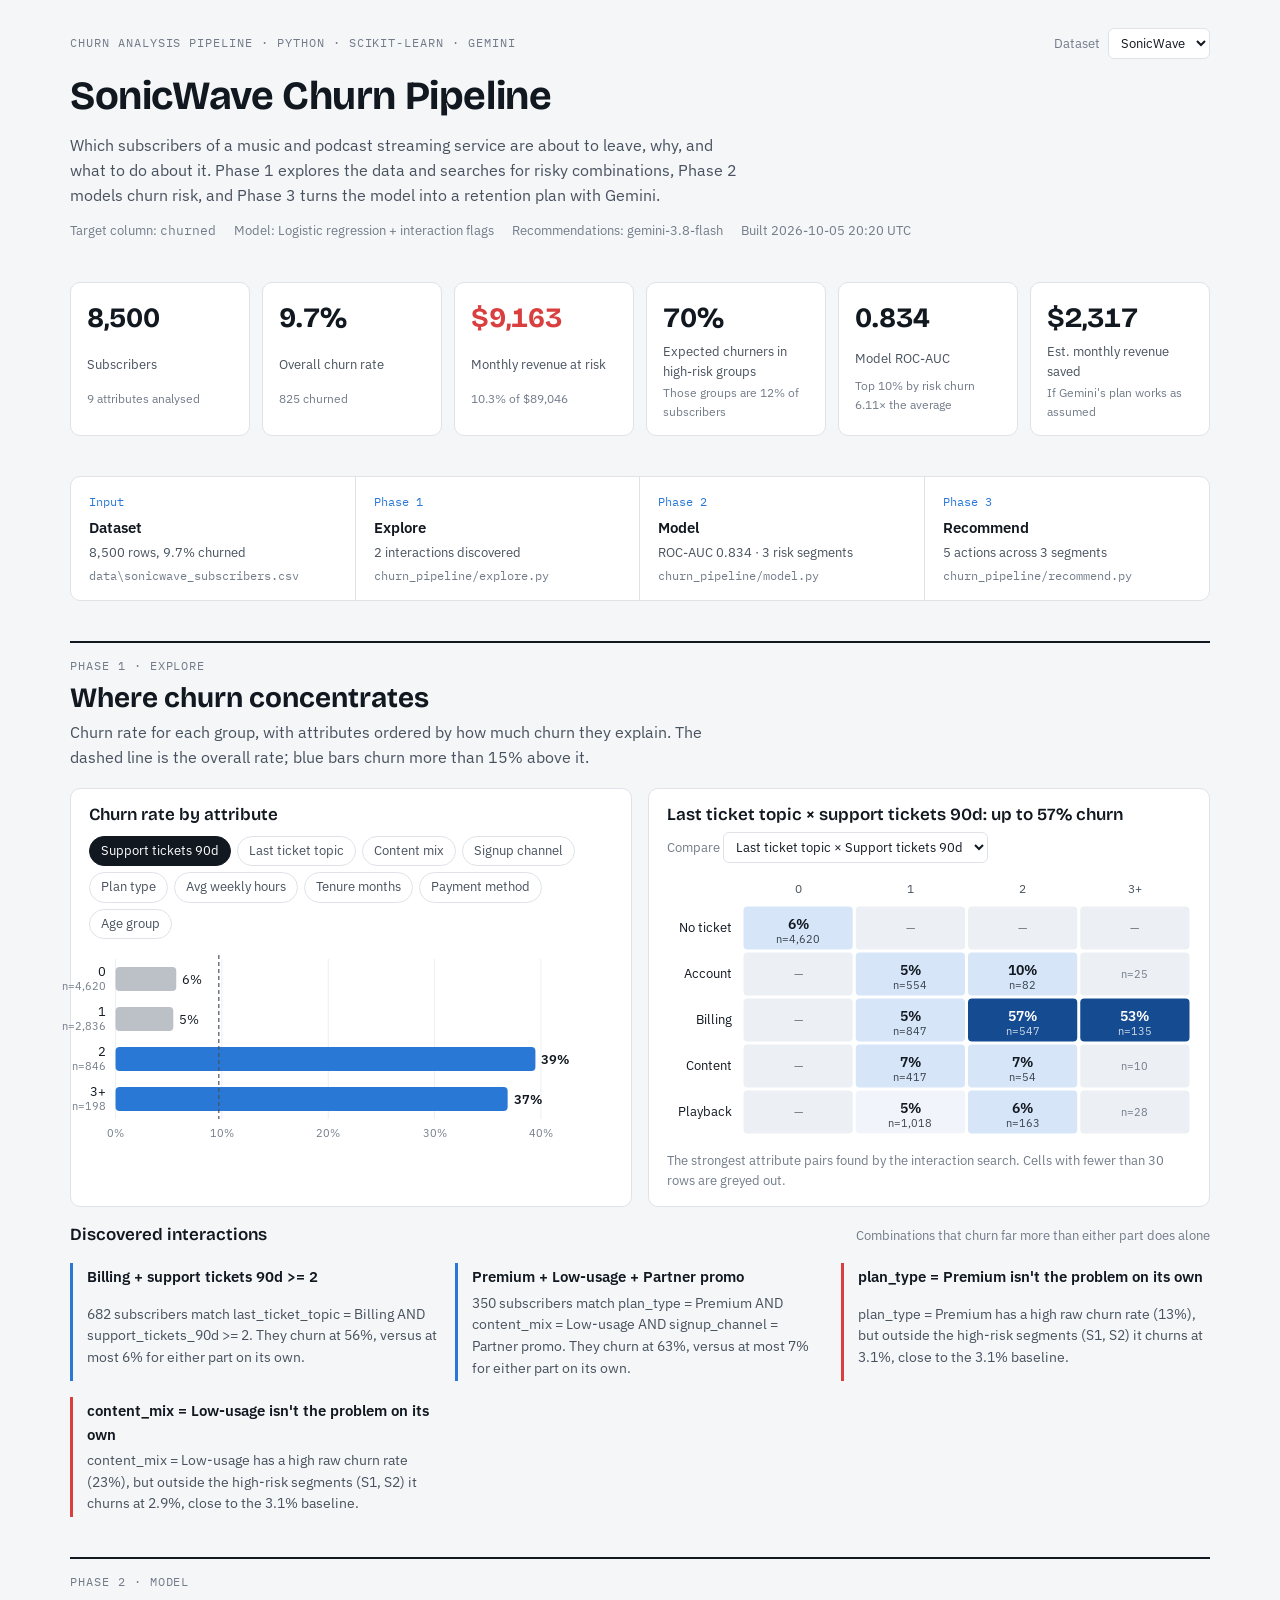
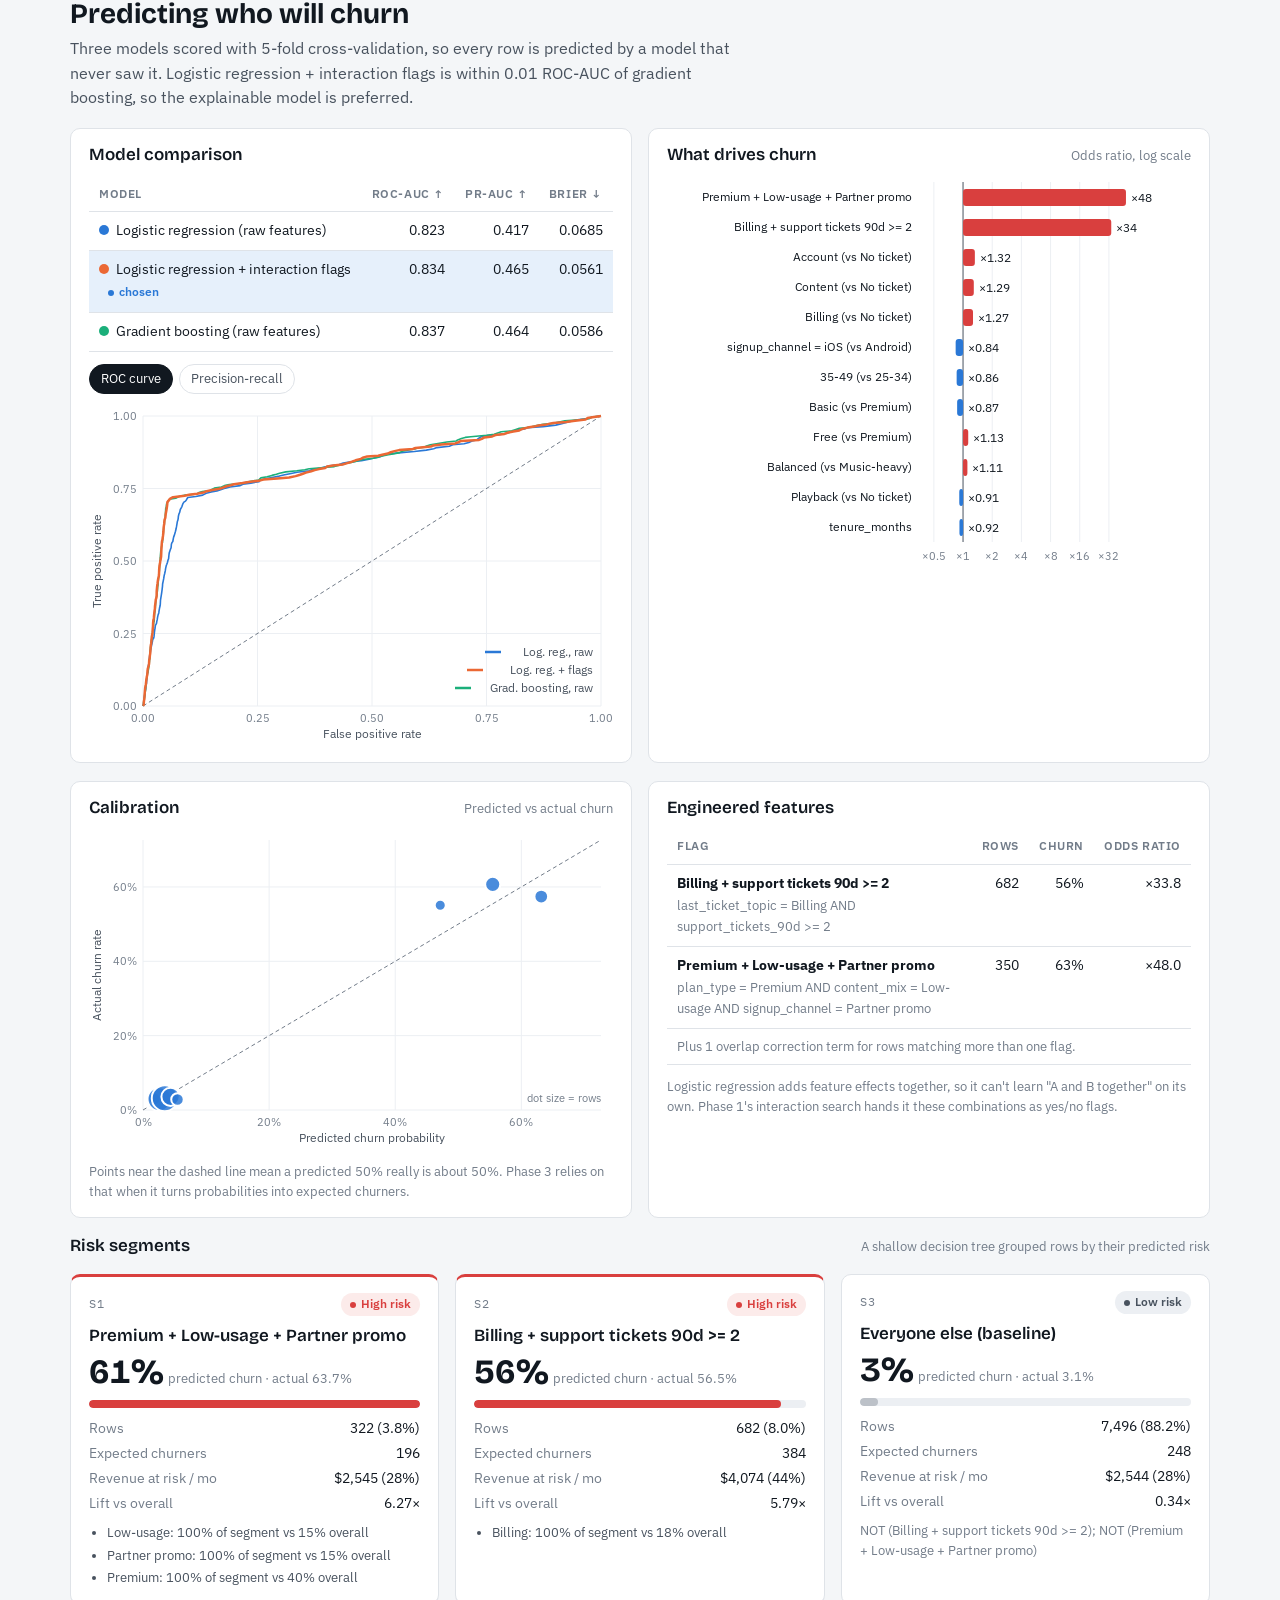
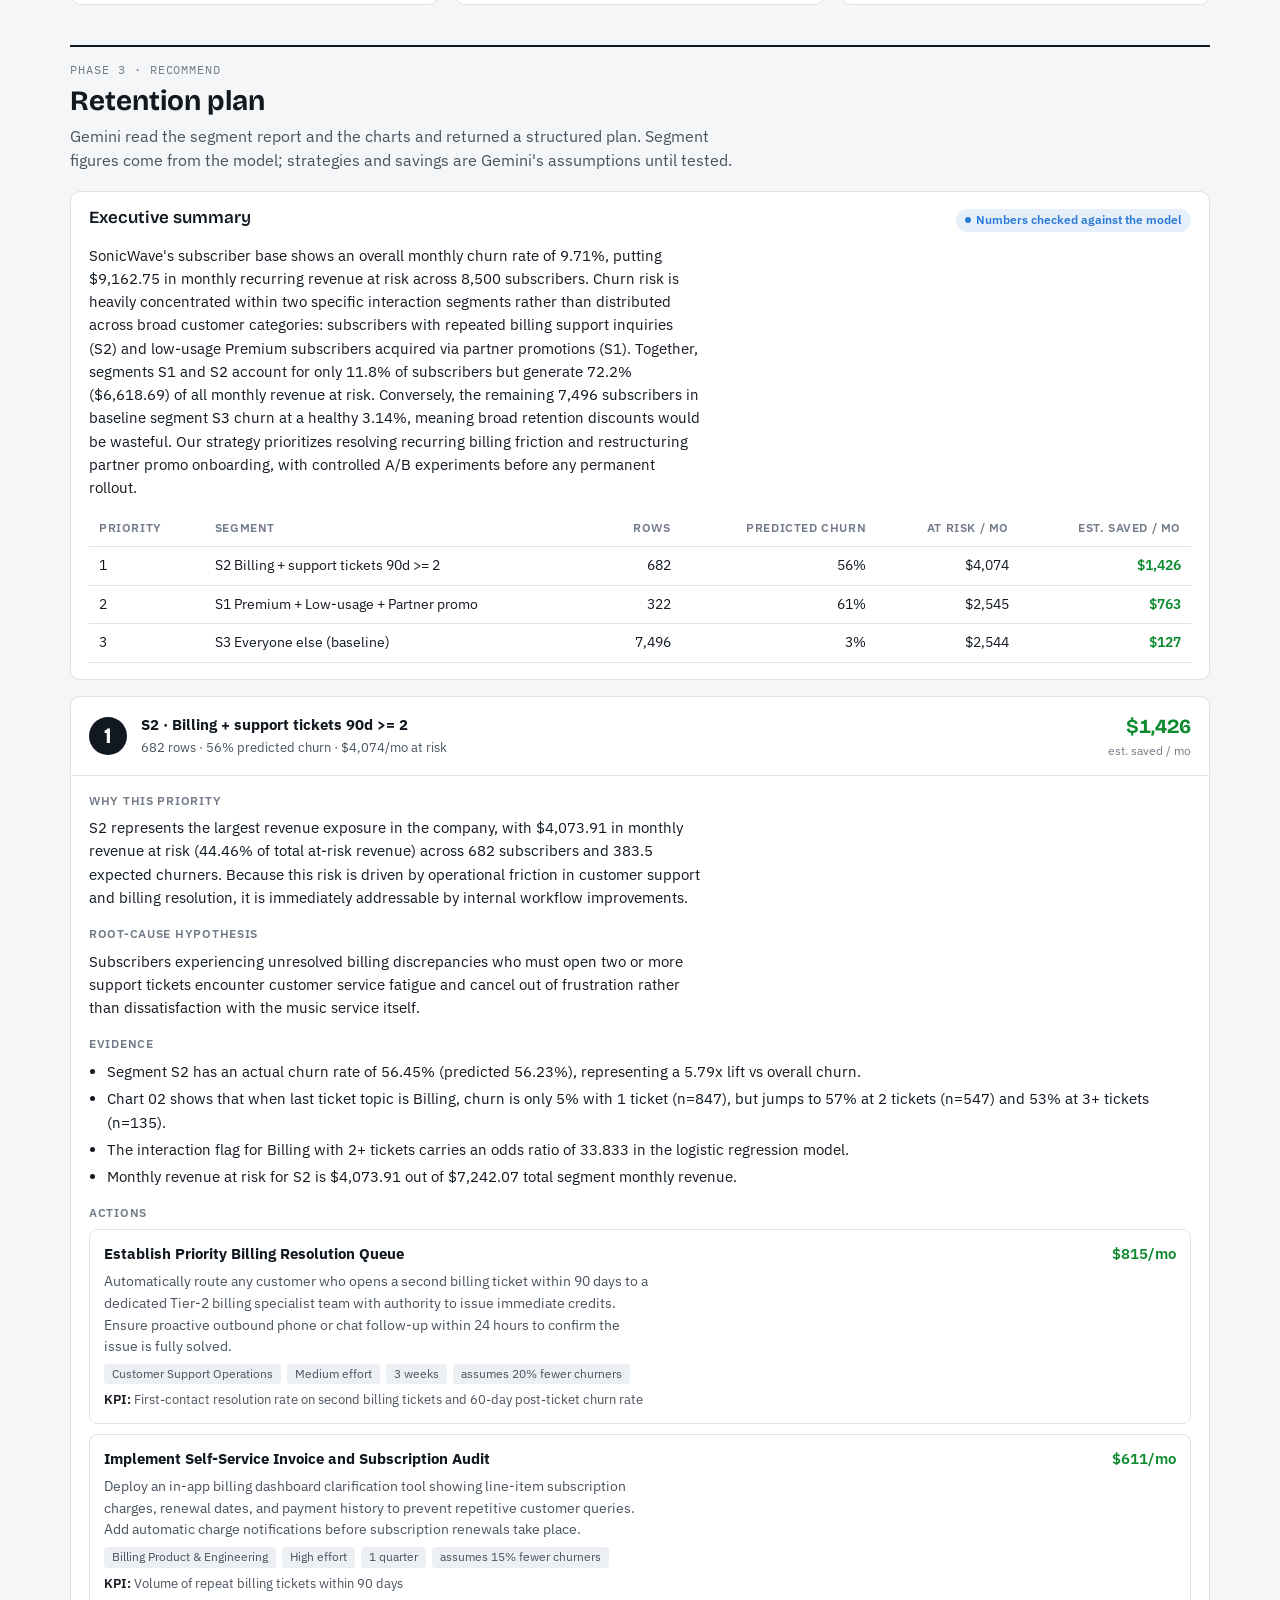
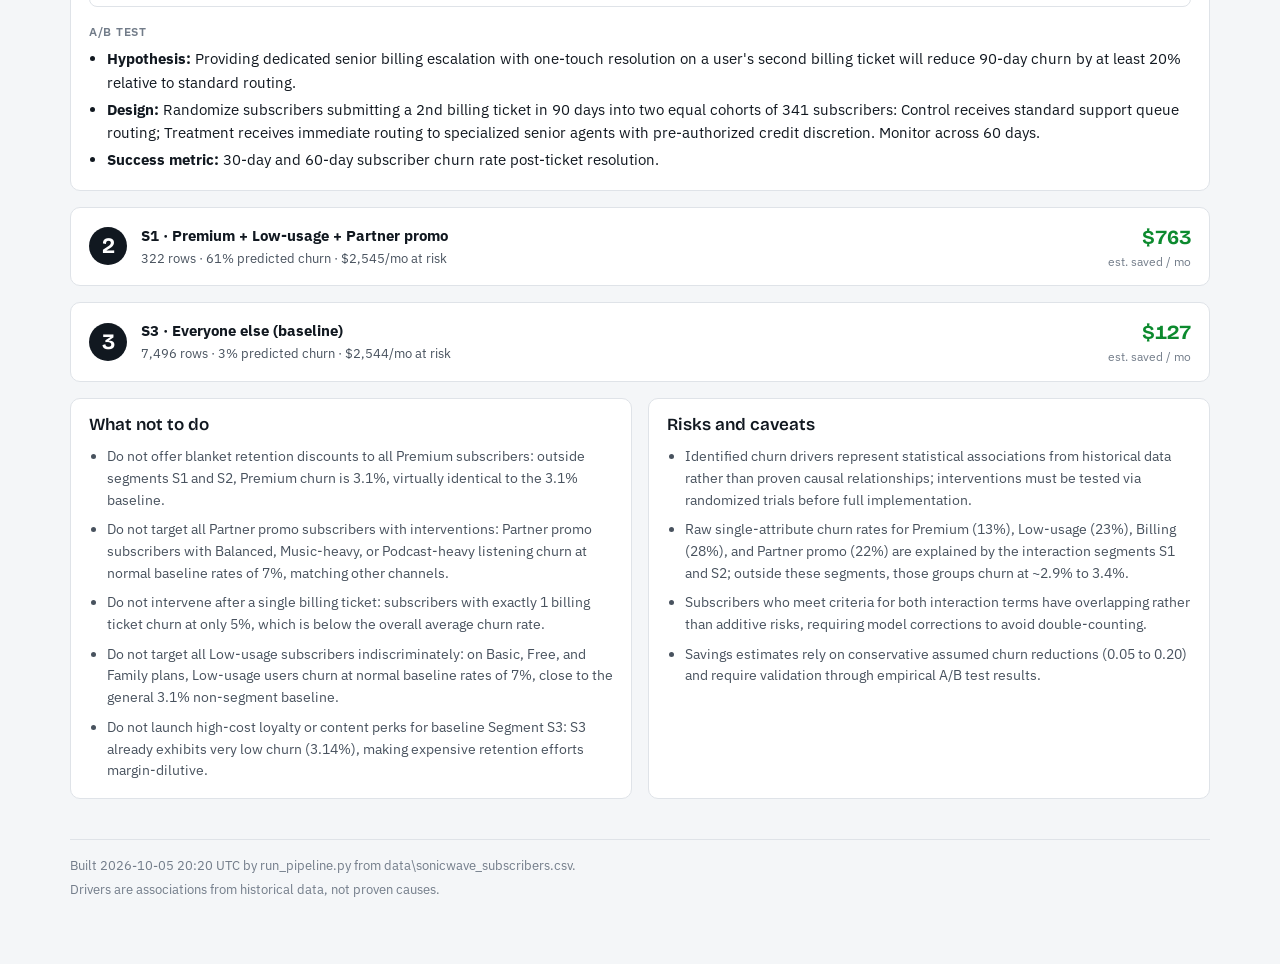
<file: runs/sonicwave/dashboard.html>
<!doctype html>
<html lang="en">
<head>
<meta charset="utf-8">
<meta name="viewport" content="width=device-width, initial-scale=1, viewport-fit=cover">
<title>Churn Pipeline Explorer</title>
<link rel="preconnect" href="https://fonts.googleapis.com">
<link rel="preconnect" href="https://fonts.gstatic.com" crossorigin>
<link rel="stylesheet" href="https://fonts.googleapis.com/css2?family=Bricolage+Grotesque:opsz,wght@12..96,600;12..96,700&family=IBM+Plex+Mono:wght@400;500&family=IBM+Plex+Sans:wght@400;500;600&display=swap">
<style>
/* Layout: a single analyst's notebook column (max 1180px) that walks the pipeline in order:
   KPIs -> pipeline map -> Phase 1 explore -> Phase 2 model -> Phase 3 plan. Charts sit on quiet
   surfaces; color is reserved for data (blue = high risk / chosen, red = raises churn). */
:root {
  --bg: #f4f6f8;
  --surface: #ffffff;
  --ink: #111820;
  --ink-2: #48525e;
  --muted: #727c89;
  --line: #dfe3e8;
  --grid: #eceff3;
  --accent: #2a78d6;
  --accent-soft: #e6f0fb;
  --risk: #d93f3e;
  --risk-soft: #fcebea;
  --good: #0c8a2e;
  --bar-muted: #bcc1c8;
  --s1: #2a78d6; --s2: #eb6834; --s3: #1baf7a;
  --h0: #f1f5fb; --h1: #d6e5f8; --h2: #a9c9f0; --h3: #5f9ce6; --h4: #2a78d6; --h5: #154c91;
  --h-ink-lo: #111820; --h-ink-hi: #ffffff;
  --font-display: "Bricolage Grotesque", "Segoe UI", system-ui, sans-serif;
  --font-body: "IBM Plex Sans", "Segoe UI", system-ui, -apple-system, sans-serif;
  --font-data: "IBM Plex Mono", ui-monospace, "Cascadia Mono", Consolas, monospace;
  --radius: 10px;
}
@media (prefers-color-scheme: dark) {
  :root:not([data-theme="light"]) {
    --bg: #0e1116; --surface: #161b22; --ink: #edf1f6; --ink-2: #b3bcc8; --muted: #8590a0;
    --line: #29313c; --grid: #1f262f; --accent: #4a92ea; --accent-soft: #1a2a40;
    --risk: #ef6b6a; --risk-soft: #3a1d20; --good: #3fbf62; --bar-muted: #4c5562;
    --s1: #3987e5; --s2: #d95926; --s3: #199e70;
    --h0: #1b222c; --h1: #1d3352; --h2: #234b7d; --h3: #2f6ab0; --h4: #4a92ea; --h5: #9cc5f5;
    --h-ink-lo: #edf1f6; --h-ink-hi: #0e1116;
    color-scheme: dark;
  }
}
:root[data-theme="dark"] {
  --bg: #0e1116; --surface: #161b22; --ink: #edf1f6; --ink-2: #b3bcc8; --muted: #8590a0;
  --line: #29313c; --grid: #1f262f; --accent: #4a92ea; --accent-soft: #1a2a40;
  --risk: #ef6b6a; --risk-soft: #3a1d20; --good: #3fbf62; --bar-muted: #4c5562;
  --s1: #3987e5; --s2: #d95926; --s3: #199e70;
  --h0: #1b222c; --h1: #1d3352; --h2: #234b7d; --h3: #2f6ab0; --h4: #4a92ea; --h5: #9cc5f5;
  --h-ink-lo: #edf1f6; --h-ink-hi: #0e1116;
  color-scheme: dark;
}
* { box-sizing: border-box; }
body { background: var(--bg); color: var(--ink); font-family: var(--font-body); font-size: 15px; line-height: 1.55; margin: 0; }
.wrap { max-width: 1180px; margin: 0 auto; padding-inline: 20px; padding-block: 28px 64px; display: grid; gap: 40px; }
h1, h2, h3 { font-family: var(--font-display); text-wrap: balance; margin: 0; line-height: 1.15; }
h1 { font-size: clamp(28px, 4vw, 40px); font-weight: 700; letter-spacing: -0.01em; }
h2 { font-size: clamp(22px, 2.6vw, 28px); font-weight: 700; }
h3 { font-size: 17px; font-weight: 600; }
p { margin: 0; max-width: 68ch; }
.eyebrow { font-family: var(--font-data); font-size: 12px; letter-spacing: 0.08em; text-transform: uppercase; color: var(--muted); }
.lede { color: var(--ink-2); font-size: 16px; }
.num { font-variant-numeric: tabular-nums; }
.mono { font-family: var(--font-data); }
a { color: var(--accent); }
:focus-visible { outline: 2px solid var(--accent); outline-offset: 2px; border-radius: 4px; }

/* header */
.topbar { display: flex; flex-wrap: wrap; justify-content: space-between; align-items: center; gap: 8px 16px; }
.switch { display: inline-flex; align-items: center; gap: 8px; }
header { display: grid; gap: 14px; }
.meta { display: flex; flex-wrap: wrap; gap: 6px 18px; color: var(--muted); font-size: 13px; }

/* KPI strip */
.kpis { display: grid; grid-template-columns: repeat(auto-fit, minmax(170px, 1fr)); gap: 12px; }
.kpi { background: var(--surface); border: 1px solid var(--line); border-radius: var(--radius); padding: 14px 16px; display: grid; gap: 2px; }
.kpi .v { font-family: var(--font-display); font-size: 28px; font-weight: 700; font-variant-numeric: tabular-nums; }
.kpi .l { font-size: 13px; color: var(--ink-2); }
.kpi .d { font-size: 12px; color: var(--muted); }
.kpi.alert .v { color: var(--risk); }

/* pipeline map */
.pipeline { display: grid; grid-template-columns: repeat(4, minmax(0, 1fr)); gap: 0; background: var(--surface); border: 1px solid var(--line); border-radius: var(--radius); overflow: hidden; }
.step { padding: 16px 18px; display: grid; gap: 4px; text-decoration: none; color: inherit; border-right: 1px solid var(--line); position: relative; }
.step:last-child { border-right: 0; }
.step:hover { background: var(--accent-soft); }
.step .k { font-family: var(--font-data); font-size: 12px; color: var(--accent); }
.step .t { font-weight: 600; }
.step .o { font-size: 12.5px; color: var(--ink-2); }
.step .f { font-family: var(--font-data); font-size: 11.5px; color: var(--muted); overflow-wrap: anywhere; }
@media (max-width: 760px) { .pipeline { grid-template-columns: 1fr 1fr; } .step:nth-child(2) { border-right: 0; } .step:nth-child(-n+2) { border-bottom: 1px solid var(--line); } }
@media (max-width: 440px) { .pipeline { grid-template-columns: 1fr; } .step { border-right: 0; border-bottom: 1px solid var(--line); } .step:last-child { border-bottom: 0; } }

/* sections */
section { display: grid; gap: 18px; scroll-margin-top: 16px; }
.sec-head { display: grid; gap: 6px; border-top: 2px solid var(--ink); padding-top: 14px; }
.grid2 { display: grid; grid-template-columns: repeat(2, minmax(0, 1fr)); gap: 16px; }
.grid3 { display: grid; grid-template-columns: repeat(3, minmax(0, 1fr)); gap: 16px; }
@media (max-width: 900px) { .grid2, .grid3 { grid-template-columns: 1fr; } }
.panel { background: var(--surface); border: 1px solid var(--line); border-radius: var(--radius); padding: 16px 18px; display: grid; gap: 12px; min-width: 0; align-content: start; }
.panel-head { display: flex; flex-wrap: wrap; justify-content: space-between; align-items: baseline; gap: 8px 16px; }
.note { font-size: 12.5px; color: var(--muted); }
.chart { width: 100%; min-height: 120px; position: relative; }
.chart svg { display: block; width: 100%; height: auto; overflow: visible; }
.chart text { font-family: var(--font-body); }

/* controls */
.chips { display: flex; flex-wrap: wrap; gap: 6px; }
.chip { font: inherit; font-size: 13px; border: 1px solid var(--line); background: var(--surface); color: var(--ink-2); padding: 4px 11px; border-radius: 999px; cursor: pointer; }
.chip:hover { border-color: var(--accent); color: var(--ink); }
.chip[aria-pressed="true"] { background: var(--ink); border-color: var(--ink); color: var(--surface); }
select.sel { font: inherit; font-size: 13px; padding: 5px 8px; border-radius: 6px; border: 1px solid var(--line); background: var(--surface); color: var(--ink); max-width: 100%; }

/* findings */
.findings { display: grid; grid-template-columns: repeat(3, minmax(0, 1fr)); gap: 16px; }
@media (max-width: 900px) { .findings { grid-template-columns: 1fr; } }
.finding { border-left: 3px solid var(--accent); padding: 2px 0 2px 14px; display: grid; gap: 4px; }
.finding.corr { border-left-color: var(--risk); }
.finding b { font-weight: 600; }
.finding span { color: var(--ink-2); font-size: 14px; }

/* tables */
.tbl-wrap { overflow-x: auto; }
table { border-collapse: collapse; width: 100%; font-size: 14px; }
.tbl-wrap table { min-width: 480px; }
th, td { text-align: left; padding: 8px 10px; border-bottom: 1px solid var(--line); vertical-align: top; }
th { font-size: 12px; font-weight: 600; color: var(--muted); text-transform: uppercase; letter-spacing: 0.05em; white-space: nowrap; }
td.r, th.r { text-align: right; font-variant-numeric: tabular-nums; }
tr.chosen td { background: var(--accent-soft); }
.pill { display: inline-flex; align-items: center; gap: 5px; font-size: 12px; font-weight: 600; padding: 2px 9px; border-radius: 999px; white-space: nowrap; }
.pill.high { background: var(--risk-soft); color: var(--risk); }
.pill.low { background: var(--grid); color: var(--ink-2); }
.pill.medium { background: var(--accent-soft); color: var(--accent); }
.pill.ok { background: var(--accent-soft); color: var(--accent); }
.pill::before { content: ""; width: 6px; height: 6px; border-radius: 50%; background: currentColor; }

/* segment cards */
.seg { display: grid; gap: 10px; }
.seg.high { border-top: 3px solid var(--risk); }
.seg .big { font-family: var(--font-display); font-size: 34px; font-weight: 700; line-height: 1; font-variant-numeric: tabular-nums; }
.seg dl { display: grid; grid-template-columns: auto 1fr; gap: 4px 14px; margin: 0; font-size: 13.5px; }
.seg dt { color: var(--muted); }
.seg dd { margin: 0; text-align: right; font-variant-numeric: tabular-nums; }
.seg ul { margin: 0; padding-left: 18px; font-size: 13px; color: var(--ink-2); display: grid; gap: 2px; }
.meter { height: 8px; background: var(--grid); border-radius: 4px; overflow: hidden; }
.meter i { display: block; height: 100%; background: var(--accent); border-radius: 4px; }

/* plans */
details.plan { background: var(--surface); border: 1px solid var(--line); border-radius: var(--radius); }
details.plan > summary { list-style: none; cursor: pointer; padding: 14px 18px; display: grid; grid-template-columns: auto minmax(0, 1fr) auto; gap: 14px; align-items: center; }
details.plan > summary::-webkit-details-marker { display: none; }
.rank { font-family: var(--font-display); font-weight: 700; font-size: 22px; width: 38px; height: 38px; border-radius: 50%; display: grid; place-items: center; background: var(--ink); color: var(--surface); }
.sumtext { display: grid; gap: 2px; min-width: 0; }
.sumtext .sub { font-size: 13px; color: var(--ink-2); }
.saved { text-align: right; font-size: 12px; color: var(--muted); }
.saved b { display: block; font-family: var(--font-display); font-size: 20px; color: var(--good); font-variant-numeric: tabular-nums; }
.plan-body { padding: 0 18px 18px; display: grid; gap: 16px; border-top: 1px solid var(--line); padding-top: 16px; }
.plan-body h4 { margin: 0 0 6px; font-size: 12px; text-transform: uppercase; letter-spacing: 0.06em; color: var(--muted); font-weight: 600; }
.plan-body ul { margin: 0; padding-left: 18px; display: grid; gap: 4px; }
.chev { transition: transform .2s; color: var(--muted); }
details[open] .chev { transform: rotate(90deg); }
.actions { display: grid; gap: 10px; }
.action { border: 1px solid var(--line); border-radius: 8px; padding: 12px 14px; display: grid; gap: 6px; }
.action-top { display: flex; flex-wrap: wrap; justify-content: space-between; gap: 6px 12px; align-items: baseline; }
.tags { display: flex; flex-wrap: wrap; gap: 6px; }
.tag { font-size: 12px; padding: 1px 8px; border-radius: 4px; background: var(--grid); color: var(--ink-2); white-space: nowrap; }
.action p { font-size: 14px; color: var(--ink-2); }
.kv { font-size: 13px; color: var(--ink-2); }
.kv b { color: var(--ink); font-weight: 600; }
.lists { display: grid; grid-template-columns: repeat(2, minmax(0, 1fr)); gap: 16px; }
@media (max-width: 900px) { .lists { grid-template-columns: 1fr; } }
.lists ul { margin: 0; padding-left: 18px; display: grid; gap: 8px; font-size: 14px; color: var(--ink-2); }
.empty { border: 1px dashed var(--line); border-radius: var(--radius); padding: 22px; color: var(--ink-2); display: grid; gap: 6px; }
@media (max-width: 560px) { details.plan > summary { grid-template-columns: auto minmax(0, 1fr); } .saved { grid-column: 2; text-align: left; } .saved b { display: inline; margin-right: 6px; } }

/* tooltip */
#tip { position: fixed; pointer-events: none; z-index: 10; background: var(--ink); color: var(--surface); font-size: 12.5px; line-height: 1.4; padding: 7px 10px; border-radius: 6px; max-width: 260px; opacity: 0; transition: opacity .1s; }
#tip.on { opacity: 1; }
#tip b { font-weight: 600; }
footer { color: var(--muted); font-size: 13px; display: grid; gap: 4px; border-top: 1px solid var(--line); padding-top: 16px; }
@media (prefers-reduced-motion: reduce) { * { transition: none !important; } }
</style>
</head>
<body>
<div class="wrap">
  <header>
    <div class="topbar">
      <div class="eyebrow">Churn analysis pipeline · Python · scikit-learn · Gemini</div>
      <label class="note switch" for="ds-sel" id="ds-wrap">Dataset
        <select class="sel" id="ds-sel"></select>
      </label>
    </div>
    <h1 id="title">Churn Pipeline</h1>
    <p class="lede" id="lede"></p>
    <div class="meta" id="meta"></div>
  </header>

  <div class="kpis" id="kpis" aria-label="Headline numbers"></div>

  <nav class="pipeline" aria-label="Pipeline stages">
    <a class="step" href="#explore"><span class="k">Input</span><span class="t">Dataset</span><span class="o" id="step-data"></span><span class="f" id="step-file"></span></a>
    <a class="step" href="#explore"><span class="k">Phase 1</span><span class="t">Explore</span><span class="o" id="step-explore"></span><span class="f">churn_pipeline/explore.py</span></a>
    <a class="step" href="#model"><span class="k">Phase 2</span><span class="t">Model</span><span class="o" id="step-model"></span><span class="f">churn_pipeline/model.py</span></a>
    <a class="step" href="#plan"><span class="k">Phase 3</span><span class="t">Recommend</span><span class="o" id="step-plan"></span><span class="f">churn_pipeline/recommend.py</span></a>
  </nav>

  <section id="explore" aria-labelledby="h-explore">
    <div class="sec-head">
      <div class="eyebrow">Phase 1 · Explore</div>
      <h2 id="h-explore">Where churn concentrates</h2>
      <p class="lede">Churn rate for each group, with attributes ordered by how much churn they explain. The dashed line is the overall rate; blue bars churn more than 15% above it.</p>
    </div>
    <div class="grid2">
      <div class="panel">
        <div class="panel-head"><h3>Churn rate by attribute</h3></div>
        <div class="chips" id="attr-chips" role="group" aria-label="Attribute"></div>
        <div class="chart" id="attr-chart"></div>
      </div>
      <div class="panel">
        <div class="panel-head">
          <h3 id="heat-title">Two attributes combined</h3>
          <label class="note" for="heat-sel">Compare
            <select class="sel" id="heat-sel"></select>
          </label>
        </div>
        <div class="chart" id="heat-chart"></div>
        <div class="note">The strongest attribute pairs found by the interaction search. Cells with fewer than 30 rows are greyed out.</div>
      </div>
    </div>
    <div class="panel-head"><h3>Discovered interactions</h3><span class="note">Combinations that churn far more than either part does alone</span></div>
    <div class="findings" id="findings"></div>
  </section>

  <section id="model" aria-labelledby="h-model">
    <div class="sec-head">
      <div class="eyebrow">Phase 2 · Model</div>
      <h2 id="h-model">Predicting who will churn</h2>
      <p class="lede" id="model-lede"></p>
    </div>
    <div class="grid2">
      <div class="panel">
        <div class="panel-head"><h3>Model comparison</h3></div>
        <div class="tbl-wrap"><table id="metrics-tbl"></table></div>
        <div class="chips" id="curve-chips" role="group" aria-label="Curve"></div>
        <div class="chart" id="curve-chart"></div>
      </div>
      <div class="panel">
        <div class="panel-head"><h3>What drives churn</h3><span class="note">Odds ratio, log scale</span></div>
        <div class="chart" id="odds-chart"></div>
      </div>
    </div>
    <div class="grid2">
      <div class="panel">
        <div class="panel-head"><h3>Calibration</h3><span class="note">Predicted vs actual churn</span></div>
        <div class="chart" id="cal-chart"></div>
        <p class="note">Points near the dashed line mean a predicted 50% really is about 50%. Phase 3 relies on that when it turns probabilities into expected churners.</p>
      </div>
      <div class="panel">
        <div class="panel-head"><h3>Engineered features</h3></div>
        <div class="tbl-wrap"><table id="flags-tbl"></table></div>
        <p class="note">Logistic regression adds feature effects together, so it can't learn "A and B together" on its own. Phase 1's interaction search hands it these combinations as yes/no flags.</p>
      </div>
    </div>
    <div class="panel-head"><h3>Risk segments</h3><span class="note">A shallow decision tree grouped rows by their predicted risk</span></div>
    <div class="grid3" id="segments"></div>
  </section>

  <section id="plan" aria-labelledby="h-plan">
    <div class="sec-head">
      <div class="eyebrow">Phase 3 · Recommend</div>
      <h2 id="h-plan">Retention plan</h2>
      <p class="lede">Gemini read the segment report and the charts and returned a structured plan. Segment figures come from the model; strategies and savings are Gemini's assumptions until tested.</p>
    </div>
    <div id="plan-body" style="display:grid;gap:16px"></div>
  </section>

  <footer>
    <span id="built"></span>
    <span>Drivers are associations from historical data, not proven causes.</span>
  </footer>
</div>
<div id="tip" role="tooltip"></div>

<script>
const ALL = {"datasets":{"sonicwave":{"built_at":"2026-10-05 20:20 UTC","config":{"name":"sonicwave","csv":"data\\sonicwave_subscribers.csv","target":"churned","entity":"subscribers","business_context":"a music and podcast streaming service","currency":"$","display_name":"SonicWave"},"phase1":{"overall":0.0971,"ranked_features":["support_tickets_90d","last_ticket_topic","content_mix","signup_channel","plan_type","avg_weekly_hours","tenure_months","payment_method","age_group"],"attributes":{"age_group":{"label":"Age group","rows":[{"label":"Under 25","rate":0.09,"n":1923},{"label":"25-34","rate":0.0971,"n":2903},{"label":"35-49","rate":0.1023,"n":2356},{"label":"50 plus","rate":0.0979,"n":1318}],"signal":0.0002,"kind":"categorical"},"plan_type":{"label":"Plan type","rows":[{"label":"Free","rate":0.0783,"n":1213},{"label":"Basic","rate":0.0703,"n":2632},{"label":"Premium","rate":0.1319,"n":3397},{"label":"Family","rate":0.0771,"n":1258}],"signal":0.0093,"kind":"categorical"},"content_mix":{"label":"Content mix","rows":[{"label":"Low-usage","rate":0.2263,"n":1277},{"label":"Balanced","rate":0.0727,"n":2296},{"label":"Music-heavy","rate":0.0761,"n":3165},{"label":"Podcast-heavy","rate":0.0726,"n":1762}],"signal":0.0337,"kind":"categorical"},"payment_method":{"label":"Payment method","rows":[{"label":"Credit card","rate":0.0929,"n":4705},{"label":"Debit","rate":0.1008,"n":1666},{"label":"PayPal","rate":0.1046,"n":1702},{"label":"Gift card","rate":0.0984,"n":427}],"signal":0.0003,"kind":"categorical"},"last_ticket_topic":{"label":"Last ticket topic","rows":[{"label":"No ticket","rate":0.0571,"n":4620},{"label":"Account","rate":0.059,"n":661},{"label":"Billing","rate":0.2812,"n":1529},{"label":"Content","rate":0.0686,"n":481},{"label":"Playback","rate":0.0488,"n":1209}],"signal":0.0851,"kind":"categorical"},"signup_channel":{"label":"Signup channel","rows":[{"label":"Web","rate":0.0736,"n":2500},{"label":"iOS","rate":0.0727,"n":2215},{"label":"Android","rate":0.077,"n":2505},{"label":"Partner promo","rate":0.2242,"n":1280}],"signal":0.0327,"kind":"categorical"},"tenure_months":{"label":"Tenure months","rows":[{"label":"1\u20137","rate":0.1059,"n":2106},{"label":"7\u201310","rate":0.0977,"n":1464},{"label":"10\u201314","rate":0.0982,"n":1558},{"label":"14\u201322","rate":0.1007,"n":1728},{"label":"22\u201360","rate":0.0803,"n":1644}],"signal":0.0009,"kind":"numeric"},"avg_weekly_hours":{"label":"Avg weekly hours","rows":[{"label":"0.3\u20134.1","rate":0.0935,"n":1712},{"label":"4.1\u20136.6","rate":0.094,"n":1724},{"label":"6.6\u20139.8","rate":0.0941,"n":1668},{"label":"9.8\u201316","rate":0.1179,"n":1705},{"label":"16\u201340","rate":0.0857,"n":1691}],"signal":0.0014,"kind":"numeric"},"support_tickets_90d":{"label":"Support tickets 90d","rows":[{"label":"0","rate":0.0571,"n":4620},{"label":"1","rate":0.0543,"n":2836},{"label":"2","rate":0.3948,"n":846},{"label":"3+","rate":0.3687,"n":198}],"signal":0.1372,"kind":"numeric"}},"heatmaps":{"last_ticket_topic__support_tickets_90d":{"title":"Last ticket topic \u00d7 support tickets 90d: up to 57% churn","row_label":"Last ticket topic","col_label":"Support tickets 90d","rows":["No ticket","Account","Billing","Content","Playback"],"cols":["0","1","2","3+"],"cells":[[{"rate":0.0571,"n":4620},{"rate":null,"n":0},{"rate":null,"n":0},{"rate":null,"n":0}],[{"rate":null,"n":0},{"rate":0.0542,"n":554},{"rate":0.0976,"n":82},{"rate":0.04,"n":25}],[{"rate":null,"n":0},{"rate":0.0531,"n":847},{"rate":0.5722,"n":547},{"rate":0.5333,"n":135}],[{"rate":null,"n":0},{"rate":0.0695,"n":417},{"rate":0.0741,"n":54},{"rate":0.0,"n":10}],[{"rate":null,"n":0},{"rate":0.0491,"n":1018},{"rate":0.0552,"n":163},{"rate":0.0,"n":28}]]},"plan_type__content_mix":{"title":"Plan type \u00d7 content mix: up to 37% churn","row_label":"Plan type","col_label":"Content mix","rows":["Free","Basic","Premium","Family"],"cols":["Low-usage","Balanced","Music-heavy","Podcast-heavy"],"cells":[[{"rate":0.0699,"n":143},{"rate":0.0652,"n":322},{"rate":0.0788,"n":482},{"rate":0.0977,"n":266}],[{"rate":0.0724,"n":304},{"rate":0.0757,"n":753},{"rate":0.0709,"n":1002},{"rate":0.0611,"n":573}],[{"rate":0.3679,"n":666},{"rate":0.0731,"n":875},{"rate":0.0717,"n":1199},{"rate":0.0807,"n":657}],[{"rate":0.0732,"n":164},{"rate":0.0723,"n":346},{"rate":0.0954,"n":482},{"rate":0.0526,"n":266}]]},"content_mix__signup_channel":{"title":"Content mix \u00d7 signup channel: up to 52% churn","row_label":"Content mix","col_label":"Signup channel","rows":["Low-usage","Balanced","Music-heavy","Podcast-heavy"],"cols":["Web","iOS","Android","Partner promo"],"cells":[[{"rate":0.0736,"n":299},{"rate":0.0722,"n":263},{"rate":0.0821,"n":280},{"rate":0.5172,"n":435}],[{"rate":0.0736,"n":707},{"rate":0.0776,"n":606},{"rate":0.0678,"n":723},{"rate":0.0731,"n":260}],[{"rate":0.0721,"n":943},{"rate":0.0756,"n":847},{"rate":0.0815,"n":981},{"rate":0.0736,"n":394}],[{"rate":0.0762,"n":551},{"rate":0.0621,"n":499},{"rate":0.0787,"n":521},{"rate":0.0733,"n":191}]]}},"flags":[{"name":"flag_billing_support_tickets_90d_ge_2","label":"Billing + support tickets 90d >= 2","description":"last_ticket_topic = Billing AND support_tickets_90d >= 2","conditions":[{"col":"last_ticket_topic","op":"==","value":"Billing"},{"col":"support_tickets_90d","op":">=","value":2.0}],"n":682,"churn_rate":0.5645,"churn_rate_without_combination":0.0608},{"name":"flag_premium_low_usage_partner_promo","label":"Premium + Low-usage + Partner promo","description":"plan_type = Premium AND content_mix = Low-usage AND signup_channel = Partner promo","conditions":[{"col":"plan_type","op":"==","value":"Premium"},{"col":"content_mix","op":"==","value":"Low-usage"},{"col":"signup_channel","op":"==","value":"Partner promo"}],"n":350,"churn_rate":0.6286,"churn_rate_without_combination":0.0743}],"corrections":[{"name":"overlap_1_2","of":["flag_billing_support_tickets_90d_ge_2","flag_premium_low_usage_partner_promo"],"n":28,"description":"Has both: Billing + support tickets 90d >= 2 and Premium + Low-usage + Partner promo"}],"n_features":9},"segments":{"purpose":"Churn-risk segments for subscribers of a music and podcast streaming service. Use these to decide which groups to target and what retention actions to take.","dataset":{"name":"sonicwave","rows":8500,"entity":"subscribers","business_context":"a music and podcast streaming service","overall_churn_rate":0.0971,"total_monthly_revenue":89046.13,"expected_monthly_revenue_at_risk":9162.75,"currency":"$"},"model":{"type":"Logistic regression + interaction flags","why":"Logistic regression + interaction flags is within 0.01 ROC-AUC of gradient boosting, so the explainable model is preferred.","validation":"5-fold stratified cross-validation; segment figures use out-of-fold predictions","metrics":{"roc_auc":0.8338,"pr_auc":0.4645,"brier":0.0561,"top_decile_churn_rate":0.5929,"top_decile_lift":6.11,"top_decile_share_of_churners_captured":0.6109},"engineered_features":{"flag_billing_support_tickets_90d_ge_2":"last_ticket_topic = Billing AND support_tickets_90d >= 2","flag_premium_low_usage_partner_promo":"plan_type = Premium AND content_mix = Low-usage AND signup_channel = Partner promo"}},"segments":[{"segment_id":"S1","name":"Premium + Low-usage + Partner promo","rule":["NOT (Billing + support tickets 90d >= 2)","Premium + Low-usage + Partner promo"],"risk_tier":"High","subscribers":322,"share_of_base":0.0379,"predicted_churn_rate":0.6084,"actual_churn_rate":0.6366,"lift_vs_overall":6.27,"expected_churners":195.9,"distinguishing_traits":[{"attribute":"content_mix","value":"Low-usage","share_in_segment":1.0,"share_in_population":0.15,"over_representation":6.66},{"attribute":"signup_channel","value":"Partner promo","share_in_segment":1.0,"share_in_population":0.151,"over_representation":6.64},{"attribute":"plan_type","value":"Premium","share_in_segment":1.0,"share_in_population":0.4,"over_representation":2.5}],"numeric_profile":{"tenure_months":{"segment_median":11.0,"overall_median":12.0},"avg_weekly_hours":{"segment_median":8.05,"overall_median":8.0},"support_tickets_90d":{"segment_median":0.0,"overall_median":0.0}},"monthly_revenue":4182.78,"expected_monthly_revenue_at_risk":2544.78,"share_of_total_revenue_at_risk":0.2777},{"segment_id":"S2","name":"Billing + support tickets 90d >= 2","rule":["Billing + support tickets 90d >= 2"],"risk_tier":"High","subscribers":682,"share_of_base":0.0802,"predicted_churn_rate":0.5623,"actual_churn_rate":0.5645,"lift_vs_overall":5.79,"expected_churners":383.5,"distinguishing_traits":[{"attribute":"last_ticket_topic","value":"Billing","share_in_segment":1.0,"share_in_population":0.18,"over_representation":5.56}],"numeric_profile":{"tenure_months":{"segment_median":11.0,"overall_median":12.0},"avg_weekly_hours":{"segment_median":8.1,"overall_median":8.0},"support_tickets_90d":{"segment_median":2.0,"overall_median":0.0}},"monthly_revenue":7242.07,"expected_monthly_revenue_at_risk":4073.91,"share_of_total_revenue_at_risk":0.4446},{"segment_id":"S3","name":"Everyone else (baseline)","rule":["NOT (Billing + support tickets 90d >= 2)","NOT (Premium + Low-usage + Partner promo)"],"risk_tier":"Low","subscribers":7496,"share_of_base":0.8819,"predicted_churn_rate":0.0331,"actual_churn_rate":0.0314,"lift_vs_overall":0.34,"expected_churners":247.8,"distinguishing_traits":[],"numeric_profile":{"tenure_months":{"segment_median":12.0,"overall_median":12.0},"avg_weekly_hours":{"segment_median":8.0,"overall_median":8.0},"support_tickets_90d":{"segment_median":0.0,"overall_median":0.0}},"monthly_revenue":77621.28,"expected_monthly_revenue_at_risk":2544.05,"share_of_total_revenue_at_risk":0.2777}],"churn_drivers":[{"feature":"Premium + Low-usage + Partner promo","comparison":"if present vs absent","odds_ratio":47.983,"direction":"raises churn"},{"feature":"Billing + support tickets 90d >= 2","comparison":"if present vs absent","odds_ratio":33.833,"direction":"raises churn"},{"feature":"last_ticket_topic = Account","comparison":"vs No ticket","odds_ratio":1.324,"direction":"raises churn"},{"feature":"last_ticket_topic = Content","comparison":"vs No ticket","odds_ratio":1.291,"direction":"raises churn"},{"feature":"last_ticket_topic = Billing","comparison":"vs No ticket","odds_ratio":1.267,"direction":"raises churn"}],"caveats":["Drivers are associations from historical data, not proven causes; test interventions before rolling out.","plan_type = Premium has a high raw churn rate (13%), but outside the high-risk segments (S1, S2) it churns at 3.1%, close to the 3.1% baseline. Its raw rate comes from those segments, so only target plan_type = Premium in the combinations they define.","content_mix = Low-usage has a high raw churn rate (23%), but outside the high-risk segments (S1, S2) it churns at 2.9%, close to the 3.1% baseline. Its raw rate comes from those segments, so only target content_mix = Low-usage in the combinations they define.","last_ticket_topic = Billing has a high raw churn rate (28%), but outside the high-risk segments (S1, S2) it churns at 3.4%, close to the 3.1% baseline. Its raw rate comes from those segments, so only target last_ticket_topic = Billing in the combinations they define.","signup_channel = Partner promo has a high raw churn rate (22%), but outside the high-risk segments (S1, S2) it churns at 2.9%, close to the 3.1% baseline. Its raw rate comes from those segments, so only target signup_channel = Partner promo in the combinations they define.","Subscribers outside the high-risk segments churn at about 3.1%; treat that as baseline churn.","Some customers match more than one interaction flag; their risks overlap rather than stack, so the model includes correction terms that are left out of the driver list."]},"model":{"chosen_model":"Logistic regression + interaction flags","explainable_model":"Logistic regression + interaction flags","metrics":{"Logistic regression (raw features)":{"roc_auc":0.8232,"pr_auc":0.4174,"brier":0.0685,"top_decile_churn_rate":0.4941,"top_decile_lift":5.09,"top_decile_share_of_churners_captured":0.5091},"Logistic regression + interaction flags":{"roc_auc":0.8338,"pr_auc":0.4645,"brier":0.0561,"top_decile_churn_rate":0.5929,"top_decile_lift":6.11,"top_decile_share_of_churners_captured":0.6109},"Gradient boosting (raw features)":{"roc_auc":0.8365,"pr_auc":0.4644,"brier":0.0586,"top_decile_churn_rate":0.5929,"top_decile_lift":6.11,"top_decile_share_of_churners_captured":0.6109}},"curves":{"Logistic regression (raw features)":{"roc":[[0.0,0.0],[0.0012,0.0061],[0.0018,0.0133],[0.0027,0.0194],[0.0033,0.0364],[0.0043,0.0436],[0.0053,0.0545],[0.0059,0.0594],[0.0066,0.0715],[0.0077,0.0776],[0.0085,0.0958],[0.0093,0.1103],[0.0102,0.1176],[0.0109,0.1309],[0.0113,0.137],[0.0126,0.1455],[0.0138,0.16],[0.0145,0.1721],[0.0152,0.1794],[0.0162,0.1867],[0.0167,0.1927],[0.0176,0.2012],[0.0185,0.2073],[0.0205,0.2218],[0.0211,0.2291],[0.0232,0.2339],[0.024,0.2388],[0.0248,0.2533],[0.0257,0.263],[0.0264,0.2691],[0.027,0.2776],[0.0294,0.2848],[0.0302,0.2921],[0.0309,0.297],[0.0318,0.3067],[0.0328,0.3127],[0.0345,0.3212],[0.035,0.3273],[0.0361,0.337],[0.0373,0.3455],[0.0377,0.3515],[0.0383,0.3648],[0.039,0.3733],[0.0401,0.3842],[0.041,0.3939],[0.0416,0.4012],[0.0425,0.4133],[0.0429,0.4206],[0.0442,0.4303],[0.0451,0.4388],[0.0461,0.4485],[0.0474,0.457],[0.0486,0.4667],[0.0494,0.4739],[0.0507,0.4836],[0.0519,0.4885],[0.0534,0.4958],[0.0545,0.503],[0.056,0.5079],[0.0565,0.5188],[0.0572,0.5273],[0.0593,0.5382],[0.0614,0.5455],[0.0621,0.5576],[0.0633,0.5636],[0.065,0.5673],[0.0661,0.577],[0.067,0.583],[0.068,0.5867],[0.0698,0.5964],[0.0709,0.6024],[0.0723,0.6109],[0.0732,0.6182],[0.0741,0.6267],[0.0749,0.6352],[0.0762,0.6412],[0.0769,0.6473],[0.0774,0.6545],[0.0784,0.6618],[0.0801,0.6679],[0.0814,0.6776],[0.084,0.6848],[0.0852,0.6885],[0.0868,0.697],[0.0893,0.703],[0.0929,0.7067],[0.0949,0.7115],[0.0979,0.7188],[0.1152,0.7224],[0.1304,0.7273],[0.1381,0.7333],[0.1491,0.7382],[0.1613,0.7418],[0.1711,0.7467],[0.1802,0.7515],[0.19,0.7552],[0.2122,0.76],[0.2181,0.7648],[0.2354,0.7685],[0.2532,0.7733],[0.2565,0.7794],[0.2661,0.783],[0.2814,0.7879],[0.2975,0.7927],[0.3093,0.7976],[0.3207,0.8012],[0.3364,0.8061],[0.3626,0.8109],[0.3681,0.8145],[0.3861,0.8194],[0.3962,0.8242],[0.4081,0.8279],[0.4283,0.8327],[0.4371,0.8376],[0.4538,0.8424],[0.477,0.8461],[0.4937,0.8509],[0.5071,0.8558],[0.5182,0.8594],[0.5239,0.8642],[0.5334,0.8691],[0.5582,0.8727],[0.5923,0.8776],[0.6185,0.8824],[0.6347,0.8873],[0.6416,0.8909],[0.6687,0.8958],[0.6765,0.9006],[0.7012,0.9042],[0.7115,0.9091],[0.7186,0.9139],[0.7285,0.9176],[0.7325,0.9224],[0.7368,0.9273],[0.7468,0.9321],[0.7775,0.9358],[0.7945,0.9406],[0.806,0.9467],[0.8132,0.9503],[0.8328,0.9552],[0.8399,0.96],[0.8734,0.9636],[0.9014,0.9685],[0.9141,0.9733],[0.9223,0.977],[0.9346,0.9818],[0.9485,0.9867],[0.9708,0.9915],[0.9784,0.9952],[1.0,1.0]],"pr":[[0.0,1.0],[0.0364,0.5263],[0.0727,0.5263],[0.1152,0.5556],[0.1515,0.5482],[0.1915,0.5544],[0.223,0.538],[0.2533,0.5238],[0.2812,0.5088],[0.3139,0.5049],[0.3455,0.5],[0.3867,0.5088],[0.4242,0.5117],[0.457,0.5088],[0.4873,0.5038],[0.5127,0.4947],[0.5418,0.4901],[0.5685,0.484],[0.5964,0.4795],[0.6255,0.4765],[0.6582,0.4763],[0.6812,0.4695],[0.6982,0.4593],[0.7103,0.447],[0.72,0.4342],[0.7212,0.4173],[0.7236,0.4026],[0.7273,0.3896],[0.7273,0.3757],[0.7321,0.3652],[0.7345,0.3542],[0.7382,0.3445],[0.7406,0.3348],[0.7455,0.3268],[0.7467,0.3177],[0.7503,0.3101],[0.7539,0.303],[0.7564,0.2957],[0.76,0.2893],[0.76,0.2819],[0.7624,0.2758],[0.7673,0.2707],[0.7685,0.2647],[0.7697,0.259],[0.7721,0.2539],[0.7733,0.2486],[0.7794,0.2451],[0.783,0.241],[0.7855,0.2368],[0.7879,0.2326],[0.7915,0.229],[0.7915,0.2245],[0.7952,0.2212],[0.7964,0.2173],[0.8,0.2143],[0.8024,0.211],[0.8024,0.2073],[0.8061,0.2046],[0.8073,0.2013],[0.8073,0.1979],[0.8085,0.1949],[0.8121,0.1926],[0.817,0.1906],[0.8182,0.1879],[0.8206,0.1855],[0.823,0.1832],[0.8255,0.1809],[0.8291,0.179],[0.8303,0.1766],[0.8327,0.1746],[0.8339,0.1723],[0.8376,0.1707],[0.8388,0.1685],[0.84,0.1665],[0.8436,0.1649],[0.8448,0.1629],[0.8461,0.161],[0.8473,0.1592],[0.8497,0.1576],[0.8509,0.1558],[0.8545,0.1545],[0.8558,0.1528],[0.8594,0.1516],[0.8642,0.1506],[0.8679,0.1494],[0.8691,0.1479],[0.8691,0.1462],[0.8715,0.1449],[0.8752,0.1439],[0.8752,0.1422],[0.8752,0.1407],[0.8752,0.1391],[0.8764,0.1378],[0.88,0.1369],[0.88,0.1354],[0.88,0.134],[0.8824,0.133],[0.8836,0.1318],[0.8861,0.1308],[0.8897,0.13],[0.8921,0.129],[0.8921,0.1278],[0.8933,0.1267],[0.8958,0.1258],[0.8994,0.1251],[0.9018,0.1242],[0.903,0.1232],[0.9042,0.1222],[0.9067,0.1214],[0.9103,0.1208],[0.9139,0.1202],[0.9164,0.1194],[0.9236,0.1193],[0.9285,0.1189],[0.9321,0.1183],[0.9321,0.1172],[0.9321,0.1162],[0.9333,0.1154],[0.9358,0.1147],[0.9382,0.114],[0.9394,0.1132],[0.943,0.1127],[0.9442,0.112],[0.9491,0.1116],[0.9527,0.1111],[0.9539,0.1104],[0.9576,0.1099],[0.9612,0.1095],[0.9624,0.1088],[0.9624,0.1079],[0.9624,0.1071],[0.9636,0.1064],[0.9648,0.1057],[0.9648,0.1049],[0.9661,0.1043],[0.9673,0.1036],[0.9697,0.1031],[0.9709,0.1025],[0.9758,0.1023],[0.9794,0.1019],[0.983,0.1016],[0.9842,0.101],[0.9867,0.1005],[0.9879,0.0999],[0.9891,0.0993],[0.9915,0.0989],[0.9952,0.0986],[0.9988,0.0983],[0.9988,0.0976],[1.0,0.0971]]},"Logistic regression + interaction flags":{"roc":[[0.0,0.0],[0.0009,0.0024],[0.0016,0.0073],[0.0021,0.0182],[0.0029,0.023],[0.0036,0.0388],[0.0042,0.0509],[0.0047,0.063],[0.0055,0.0691],[0.0064,0.0752],[0.007,0.0861],[0.0076,0.0933],[0.0083,0.1006],[0.0093,0.1079],[0.0098,0.1212],[0.0104,0.1285],[0.0115,0.1345],[0.0122,0.1382],[0.013,0.1442],[0.0136,0.1576],[0.0145,0.1636],[0.0151,0.1745],[0.0158,0.1806],[0.0164,0.1952],[0.0171,0.2097],[0.018,0.2158],[0.0185,0.2291],[0.0193,0.2388],[0.0198,0.2448],[0.0208,0.2521],[0.0212,0.2642],[0.0218,0.2752],[0.0221,0.2861],[0.0225,0.2945],[0.0233,0.3006],[0.0238,0.3055],[0.0245,0.3176],[0.025,0.3273],[0.0259,0.3345],[0.0263,0.3442],[0.0272,0.3576],[0.0279,0.3673],[0.0291,0.3721],[0.0296,0.3782],[0.03,0.3964],[0.0305,0.4073],[0.031,0.4145],[0.0317,0.4218],[0.0324,0.4303],[0.0331,0.4388],[0.0344,0.4473],[0.0349,0.4533],[0.0353,0.4727],[0.036,0.4836],[0.0366,0.4885],[0.0371,0.4921],[0.0377,0.5006],[0.0384,0.5042],[0.0395,0.5152],[0.0399,0.5321],[0.0403,0.5467],[0.041,0.5612],[0.0414,0.5685],[0.0425,0.5733],[0.0429,0.5782],[0.0436,0.5867],[0.0446,0.6],[0.0452,0.617],[0.0463,0.6279],[0.0466,0.6339],[0.0472,0.6424],[0.0487,0.6485],[0.0491,0.6545],[0.0496,0.6618],[0.05,0.6655],[0.0513,0.6764],[0.0521,0.6861],[0.0528,0.6933],[0.0533,0.703],[0.0594,0.7152],[0.0655,0.72],[0.0908,0.7248],[0.1008,0.7285],[0.1178,0.7321],[0.1317,0.7358],[0.1388,0.7406],[0.1484,0.7442],[0.1666,0.7491],[0.1738,0.7527],[0.1824,0.7576],[0.1914,0.7612],[0.1984,0.7648],[0.2172,0.7685],[0.2309,0.7721],[0.2526,0.777],[0.2628,0.7806],[0.2933,0.7842],[0.3191,0.7879],[0.3332,0.7927],[0.3428,0.7976],[0.3491,0.8012],[0.3556,0.8048],[0.3672,0.8097],[0.3749,0.8133],[0.3842,0.817],[0.3977,0.8206],[0.402,0.8255],[0.4151,0.8291],[0.4358,0.8327],[0.4442,0.8364],[0.4564,0.8424],[0.4641,0.8473],[0.4758,0.8521],[0.4796,0.8558],[0.4898,0.8606],[0.5136,0.863],[0.5223,0.8667],[0.5345,0.8703],[0.5408,0.8752],[0.5492,0.8788],[0.5592,0.8824],[0.5892,0.8861],[0.5949,0.8897],[0.6281,0.8945],[0.6336,0.8982],[0.6521,0.9018],[0.6817,0.9055],[0.6903,0.9103],[0.6932,0.9139],[0.7338,0.9176],[0.7397,0.9212],[0.7453,0.9261],[0.7625,0.9297],[0.7694,0.9345],[0.7892,0.9382],[0.7975,0.943],[0.8086,0.9467],[0.8216,0.9503],[0.8276,0.9552],[0.8397,0.96],[0.8533,0.9636],[0.8635,0.9673],[0.8812,0.9709],[0.8959,0.9758],[0.924,0.9794],[0.9388,0.983],[0.9661,0.9879],[0.9708,0.9927],[0.9848,0.9964],[1.0,1.0]],"pr":[[0.0,1.0],[0.0376,0.5439],[0.0788,0.5702],[0.1188,0.5731],[0.1527,0.5526],[0.1927,0.5579],[0.2376,0.5731],[0.28,0.5789],[0.3224,0.5833],[0.3624,0.5828],[0.4073,0.5895],[0.4448,0.5853],[0.4885,0.5892],[0.5285,0.5884],[0.5733,0.5927],[0.617,0.5953],[0.6509,0.5888],[0.6897,0.5872],[0.7152,0.575],[0.7188,0.5476],[0.7224,0.5228],[0.7224,0.4979],[0.7224,0.4753],[0.7248,0.4561],[0.7261,0.4379],[0.7297,0.4222],[0.7309,0.4066],[0.7333,0.3929],[0.7345,0.3795],[0.737,0.3676],[0.7406,0.3571],[0.7442,0.3473],[0.7491,0.3386],[0.7491,0.3284],[0.7527,0.3203],[0.7552,0.3121],[0.7588,0.3049],[0.7612,0.2976],[0.7648,0.2912],[0.7673,0.2846],[0.7673,0.2775],[0.7709,0.272],[0.7721,0.266],[0.7745,0.2606],[0.7745,0.2547],[0.7758,0.2494],[0.7782,0.2448],[0.7806,0.2403],[0.7806,0.2353],[0.783,0.2312],[0.783,0.2265],[0.7855,0.2228],[0.7855,0.2185],[0.7855,0.2144],[0.7867,0.2107],[0.7891,0.2075],[0.7903,0.2041],[0.7927,0.2012],[0.7976,0.1989],[0.8036,0.197],[0.8061,0.1943],[0.8073,0.1914],[0.8121,0.1895],[0.8158,0.1873],[0.8182,0.1849],[0.8206,0.1826],[0.8242,0.1807],[0.8279,0.1787],[0.8291,0.1764],[0.8303,0.1741],[0.8327,0.1721],[0.8352,0.1702],[0.8376,0.1683],[0.8388,0.1662],[0.8424,0.1647],[0.8473,0.1634],[0.8497,0.1617],[0.857,0.161],[0.8594,0.1594],[0.8606,0.1576],[0.8606,0.1556],[0.863,0.1541],[0.8642,0.1524],[0.8679,0.1512],[0.8691,0.1496],[0.8727,0.1485],[0.8752,0.1472],[0.8788,0.1461],[0.8824,0.145],[0.8824,0.1434],[0.8836,0.142],[0.8848,0.1406],[0.8861,0.1393],[0.8909,0.1385],[0.8921,0.1373],[0.8921,0.1358],[0.8921,0.1344],[0.8933,0.1332],[0.8958,0.1322],[0.8982,0.1312],[0.9006,0.1302],[0.903,0.1293],[0.9042,0.1282],[0.9055,0.1271],[0.9055,0.1259],[0.9067,0.1249],[0.9091,0.124],[0.9152,0.1237],[0.9152,0.1225],[0.9164,0.1216],[0.9176,0.1206],[0.9176,0.1196],[0.9176,0.1185],[0.9224,0.1181],[0.9261,0.1175],[0.9273,0.1166],[0.9285,0.1158],[0.9345,0.1155],[0.9358,0.1147],[0.937,0.1139],[0.9394,0.1132],[0.943,0.1127],[0.9442,0.1119],[0.9467,0.1113],[0.9491,0.1107],[0.9552,0.1105],[0.9588,0.11],[0.96,0.1093],[0.96,0.1085],[0.9648,0.1082],[0.9673,0.1076],[0.9685,0.1069],[0.9697,0.1062],[0.9721,0.1057],[0.9745,0.1052],[0.9782,0.1048],[0.9782,0.104],[0.9782,0.1033],[0.9782,0.1025],[0.9818,0.1022],[0.983,0.1016],[0.9842,0.101],[0.9842,0.1002],[0.9867,0.0998],[0.9879,0.0992],[0.9927,0.099],[0.9927,0.0983],[0.9964,0.098],[0.9976,0.0975],[1.0,0.0971]]},"Gradient boosting (raw features)":{"roc":[[0.0,0.0],[0.0009,0.0048],[0.0014,0.0121],[0.0018,0.0194],[0.0025,0.023],[0.0035,0.0315],[0.0042,0.0364],[0.0047,0.0473],[0.0056,0.057],[0.006,0.0691],[0.0066,0.0788],[0.007,0.0861],[0.0076,0.0933],[0.0087,0.0994],[0.0093,0.1091],[0.0098,0.1127],[0.0109,0.1164],[0.0122,0.1285],[0.0129,0.1358],[0.0136,0.1442],[0.0143,0.1552],[0.015,0.1733],[0.0156,0.1891],[0.0163,0.2012],[0.0167,0.2048],[0.0176,0.2133],[0.0184,0.2267],[0.0189,0.2303],[0.0199,0.2364],[0.0206,0.2509],[0.0212,0.2582],[0.0221,0.2679],[0.0225,0.2727],[0.0235,0.2885],[0.0244,0.2921],[0.0249,0.3091],[0.0253,0.3188],[0.0264,0.3285],[0.0272,0.3467],[0.0276,0.3539],[0.0284,0.3685],[0.0294,0.377],[0.0304,0.3818],[0.0311,0.3915],[0.0317,0.3988],[0.0321,0.4109],[0.0327,0.4158],[0.0334,0.4303],[0.0341,0.4424],[0.0348,0.4521],[0.0358,0.4679],[0.0362,0.48],[0.0369,0.497],[0.0373,0.5042],[0.0377,0.5115],[0.0382,0.5212],[0.0388,0.5358],[0.0397,0.5406],[0.0404,0.5479],[0.0412,0.5552],[0.0417,0.56],[0.0425,0.5648],[0.0429,0.5733],[0.0434,0.5782],[0.0442,0.5891],[0.0447,0.6061],[0.0455,0.617],[0.0466,0.6255],[0.0472,0.64],[0.0477,0.6436],[0.0485,0.6533],[0.0491,0.6667],[0.0496,0.6812],[0.0508,0.6873],[0.0513,0.6958],[0.0524,0.6994],[0.0539,0.703],[0.0551,0.7079],[0.0577,0.7127],[0.0715,0.7164],[0.0787,0.7224],[0.0924,0.7273],[0.1182,0.7309],[0.122,0.7358],[0.1298,0.7394],[0.1464,0.743],[0.1513,0.7479],[0.1557,0.7515],[0.1711,0.7552],[0.1777,0.76],[0.1885,0.7636],[0.2149,0.7673],[0.2272,0.7721],[0.2387,0.7758],[0.2529,0.7794],[0.2556,0.7842],[0.2575,0.7867],[0.271,0.7903],[0.2817,0.7952],[0.2913,0.7988],[0.2982,0.8024],[0.3118,0.8073],[0.3359,0.8109],[0.3532,0.8145],[0.3626,0.8182],[0.388,0.8218],[0.4177,0.8255],[0.4289,0.8303],[0.438,0.8339],[0.4463,0.8376],[0.4624,0.8424],[0.4714,0.8461],[0.4779,0.8497],[0.5028,0.8545],[0.5148,0.8582],[0.5201,0.8618],[0.5355,0.8667],[0.5493,0.8703],[0.5603,0.8739],[0.5659,0.8788],[0.5773,0.8824],[0.5936,0.8861],[0.5995,0.8897],[0.6141,0.8921],[0.619,0.897],[0.6276,0.9006],[0.641,0.9042],[0.6633,0.9103],[0.6839,0.9139],[0.6872,0.9176],[0.6952,0.9224],[0.7036,0.9261],[0.7158,0.9285],[0.7504,0.9333],[0.7668,0.937],[0.773,0.9406],[0.782,0.9455],[0.8052,0.9491],[0.8124,0.9527],[0.8216,0.9576],[0.845,0.9612],[0.8568,0.9661],[0.8735,0.9709],[0.8956,0.9745],[0.9059,0.9782],[0.9212,0.983],[0.9527,0.9867],[0.9741,0.9903],[0.9802,0.9964],[1.0,1.0]],"pr":[[0.0,1.0],[0.0339,0.4912],[0.0776,0.5614],[0.1139,0.5497],[0.1491,0.5395],[0.1964,0.5684],[0.2339,0.5643],[0.2727,0.5639],[0.3176,0.5746],[0.3624,0.5817],[0.3976,0.5744],[0.4424,0.5812],[0.4885,0.5883],[0.537,0.597],[0.5709,0.5895],[0.6158,0.5935],[0.6558,0.5926],[0.6958,0.5918],[0.7115,0.5716],[0.7152,0.5443],[0.7176,0.5188],[0.72,0.4958],[0.7261,0.4773],[0.7273,0.4573],[0.7285,0.439],[0.7297,0.4222],[0.7309,0.4066],[0.7345,0.3935],[0.7382,0.3813],[0.7418,0.37],[0.743,0.3583],[0.7455,0.3479],[0.7515,0.3397],[0.7527,0.33],[0.7564,0.3218],[0.76,0.3141],[0.7612,0.3059],[0.7648,0.2991],[0.7648,0.2912],[0.7661,0.2842],[0.7673,0.2775],[0.7685,0.2712],[0.7721,0.266],[0.7745,0.2606],[0.777,0.2555],[0.7782,0.2502],[0.7855,0.247],[0.7879,0.2424],[0.7927,0.2389],[0.7939,0.2343],[0.7964,0.2304],[0.8,0.2269],[0.8036,0.2235],[0.8036,0.2193],[0.8073,0.2162],[0.8085,0.2126],[0.8097,0.2091],[0.8109,0.2058],[0.8133,0.2028],[0.8145,0.1997],[0.817,0.197],[0.8182,0.194],[0.8194,0.1911],[0.8206,0.1884],[0.8206,0.1854],[0.8242,0.1834],[0.8242,0.1806],[0.8255,0.1782],[0.8255,0.1756],[0.8267,0.1733],[0.8315,0.1718],[0.8339,0.1699],[0.8376,0.1682],[0.8388,0.1662],[0.84,0.1642],[0.8448,0.1629],[0.8485,0.1615],[0.8509,0.1598],[0.8521,0.158],[0.8533,0.1562],[0.8533,0.1543],[0.8558,0.1528],[0.8594,0.1516],[0.863,0.1504],[0.8642,0.1488],[0.8667,0.1475],[0.8679,0.146],[0.8715,0.1449],[0.8739,0.1437],[0.8788,0.1428],[0.8812,0.1416],[0.8836,0.1405],[0.8836,0.1389],[0.8873,0.138],[0.8897,0.1369],[0.8921,0.1358],[0.8945,0.1347],[0.8994,0.1341],[0.9018,0.1331],[0.9042,0.1321],[0.9055,0.1309],[0.9055,0.1296],[0.9067,0.1285],[0.9115,0.128],[0.9127,0.1269],[0.9139,0.1259],[0.9188,0.1254],[0.9224,0.1247],[0.9261,0.124],[0.9285,0.1232],[0.9297,0.1222],[0.9297,0.1211],[0.9309,0.1202],[0.9321,0.1193],[0.9321,0.1182],[0.9345,0.1175],[0.9345,0.1165],[0.9394,0.1161],[0.9418,0.1154],[0.9455,0.1149],[0.9467,0.1141],[0.9479,0.1133],[0.9491,0.1125],[0.9527,0.112],[0.9564,0.1115],[0.9588,0.1109],[0.9588,0.11],[0.96,0.1093],[0.9636,0.1089],[0.9661,0.1083],[0.9673,0.1076],[0.9673,0.1068],[0.9709,0.1064],[0.9733,0.1058],[0.9745,0.1052],[0.9758,0.1045],[0.9782,0.104],[0.9794,0.1034],[0.9818,0.1029],[0.983,0.1023],[0.9855,0.1018],[0.9867,0.1012],[0.9867,0.1005],[0.9879,0.0999],[0.9891,0.0993],[0.9903,0.0988],[0.9952,0.0986],[0.9976,0.0982],[0.9988,0.0976],[1.0,0.0971]]}},"calibration":[{"predicted":0.0182,"actual":0.0302,"n":199},{"predicted":0.0261,"actual":0.0294,"n":2620},{"predicted":0.0345,"actual":0.0318,"n":3367},{"predicted":0.0437,"actual":0.0355,"n":1099},{"predicted":0.0547,"actual":0.0284,"n":211},{"predicted":0.4714,"actual":0.551,"n":98},{"predicted":0.5546,"actual":0.6071,"n":532},{"predicted":0.6316,"actual":0.5743,"n":343}],"odds_ratios":[{"feature":"Premium + Low-usage + Partner promo","comparison":"if present vs absent","odds_ratio":47.983,"direction":"raises churn"},{"feature":"Billing + support tickets 90d >= 2","comparison":"if present vs absent","odds_ratio":33.833,"direction":"raises churn"},{"feature":"last_ticket_topic = Account","comparison":"vs No ticket","odds_ratio":1.324,"direction":"raises churn"},{"feature":"last_ticket_topic = Content","comparison":"vs No ticket","odds_ratio":1.291,"direction":"raises churn"},{"feature":"last_ticket_topic = Billing","comparison":"vs No ticket","odds_ratio":1.267,"direction":"raises churn"},{"feature":"signup_channel = iOS","comparison":"vs Android","odds_ratio":0.839,"direction":"lowers churn"},{"feature":"age_group = 35-49","comparison":"vs 25-34","odds_ratio":0.859,"direction":"lowers churn"},{"feature":"plan_type = Basic","comparison":"vs Premium","odds_ratio":0.869,"direction":"lowers churn"},{"feature":"plan_type = Free","comparison":"vs Premium","odds_ratio":1.131,"direction":"raises churn"},{"feature":"content_mix = Balanced","comparison":"vs Music-heavy","odds_ratio":1.109,"direction":"raises churn"},{"feature":"last_ticket_topic = Playback","comparison":"vs No ticket","odds_ratio":0.914,"direction":"lowers churn"},{"feature":"tenure_months","comparison":"per 1 standard deviation increase","odds_ratio":0.918,"direction":"lowers churn"},{"feature":"payment_method = PayPal","comparison":"vs Credit card","odds_ratio":1.088,"direction":"raises churn"},{"feature":"avg_weekly_hours","comparison":"per 1 standard deviation increase","odds_ratio":0.934,"direction":"lowers churn"},{"feature":"content_mix = Podcast-heavy","comparison":"vs Music-heavy","odds_ratio":1.063,"direction":"raises churn"},{"feature":"age_group = 50 plus","comparison":"vs 25-34","odds_ratio":1.058,"direction":"raises churn"},{"feature":"content_mix = Low-usage","comparison":"vs Music-heavy","odds_ratio":0.951,"direction":"lowers churn"},{"feature":"payment_method = Debit","comparison":"vs Credit card","odds_ratio":1.033,"direction":"raises churn"},{"feature":"signup_channel = Partner promo","comparison":"vs Android","odds_ratio":1.024,"direction":"raises churn"},{"feature":"support_tickets_90d","comparison":"per 1 standard deviation increase","odds_ratio":0.977,"direction":"lowers churn"},{"feature":"signup_channel = Web","comparison":"vs Android","odds_ratio":0.982,"direction":"lowers churn"},{"feature":"plan_type = Family","comparison":"vs Premium","odds_ratio":1.012,"direction":"raises churn"},{"feature":"age_group = Under 25","comparison":"vs 25-34","odds_ratio":1.011,"direction":"raises churn"},{"feature":"payment_method = Gift card","comparison":"vs Credit card","odds_ratio":0.998,"direction":"lowers churn"}]},"recommendations":{"model":"gemini-3.8-flash","validation_warnings":[],"executive_summary":"SonicWave's subscriber base shows an overall monthly churn rate of 9.71%, putting $9,162.75 in monthly recurring revenue at risk across 8,500 subscribers. Churn risk is heavily concentrated within two specific interaction segments rather than distributed across broad customer categories: subscribers with repeated billing support inquiries (S2) and low-usage Premium subscribers acquired via partner promotions (S1). Together, segments S1 and S2 account for only 11.8% of subscribers but generate 72.2% ($6,618.69) of all monthly revenue at risk. Conversely, the remaining 7,496 subscribers in baseline segment S3 churn at a healthy 3.14%, meaning broad retention discounts would be wasteful. Our strategy prioritizes resolving recurring billing friction and restructuring partner promo onboarding, with controlled A/B experiments before any permanent rollout.","segment_plans":[{"segment_id":"S2","segment_name":"Billing + support tickets 90d >= 2","priority_rank":1,"priority_rationale":"S2 represents the largest revenue exposure in the company, with $4,073.91 in monthly revenue at risk (44.46% of total at-risk revenue) across 682 subscribers and 383.5 expected churners. Because this risk is driven by operational friction in customer support and billing resolution, it is immediately addressable by internal workflow improvements.","root_cause_hypothesis":"Subscribers experiencing unresolved billing discrepancies who must open two or more support tickets encounter customer service fatigue and cancel out of frustration rather than dissatisfaction with the music service itself.","evidence":["Segment S2 has an actual churn rate of 56.45% (predicted 56.23%), representing a 5.79x lift vs overall churn.","Chart 02 shows that when last ticket topic is Billing, churn is only 5% with 1 ticket (n=847), but jumps to 57% at 2 tickets (n=547) and 53% at 3+ tickets (n=135).","The interaction flag for Billing with 2+ tickets carries an odds ratio of 33.833 in the logistic regression model.","Monthly revenue at risk for S2 is $4,073.91 out of $7,242.07 total segment monthly revenue."],"actions":[{"title":"Establish Priority Billing Resolution Queue","description":"Automatically route any customer who opens a second billing ticket within 90 days to a dedicated Tier-2 billing specialist team with authority to issue immediate credits. Ensure proactive outbound phone or chat follow-up within 24 hours to confirm the issue is fully solved.","owner":"Customer Support Operations","effort":"Medium","timeline":"3 weeks","assumed_churn_reduction":0.2,"estimated_churners_saved":76.7,"estimated_monthly_revenue_saved":814.78,"kpi":"First-contact resolution rate on second billing tickets and 60-day post-ticket churn rate"},{"title":"Implement Self-Service Invoice and Subscription Audit","description":"Deploy an in-app billing dashboard clarification tool showing line-item subscription charges, renewal dates, and payment history to prevent repetitive customer queries. Add automatic charge notifications before subscription renewals take place.","owner":"Billing Product & Engineering","effort":"High","timeline":"1 quarter","assumed_churn_reduction":0.15,"estimated_churners_saved":57.53,"estimated_monthly_revenue_saved":611.09,"kpi":"Volume of repeat billing tickets within 90 days"}],"experiment":{"hypothesis":"Providing dedicated senior billing escalation with one-touch resolution on a user's second billing ticket will reduce 90-day churn by at least 20% relative to standard routing.","design":"Randomize subscribers submitting a 2nd billing ticket in 90 days into two equal cohorts of 341 subscribers: Control receives standard support queue routing; Treatment receives immediate routing to specialized senior agents with pre-authorized credit discretion. Monitor across 60 days.","success_metric":"30-day and 60-day subscriber churn rate post-ticket resolution."}},{"segment_id":"S1","segment_name":"Premium + Low-usage + Partner promo","priority_rank":2,"priority_rationale":"S1 has the highest churn rate in the company (actual 63.66%, predicted 60.84%) and accounts for $2,544.78 in monthly revenue at risk across 322 subscribers (27.77% of all at-risk revenue). While highly acute, it ranks second to S2 due to smaller total subscriber count and lower overall revenue exposure.","root_cause_hypothesis":"Subscribers acquired through external partner promotions on Premium plans who fail to build regular listening habits view the recurring Premium price as unjustifiable once introductory promotional periods expire.","evidence":["Segment S1 churns at 63.66% actual (60.84% predicted) with a 6.27 lift versus overall company churn.","The model indicates an odds ratio of 47.983 for the combination of Premium + Low-usage + Partner promo.","Chart 04 reveals that Low-usage subscribers acquired via Partner promo churn at 52% (n=435), whereas Partner promo users with Balanced, Music-heavy, or Podcast-heavy mixes churn at only 7%.","Chart 03 shows Premium Low-usage churn is 37% (n=666), compared to 7-8% for other content mixes on Premium.","Expected monthly revenue at risk is $2,544.78 across 195.9 expected churners."],"actions":[{"title":"Launch Partner Promo Onboarding & Habit Activation","description":"Trigger a targeted 14-day progressive onboarding sequence for partner promo signups featuring personalized playlist imports and weekly curated mixes to increase active listening days. Use SMS and push nudges highlighting offline downloads and podcast exclusives.","owner":"Lifecycle Marketing & Growth","effort":"Medium","timeline":"4 weeks","assumed_churn_reduction":0.2,"estimated_churners_saved":39.18,"estimated_monthly_revenue_saved":508.96,"kpi":"Weekly active days and percentage of users graduating out of Low-usage content mix"},{"title":"Pre-Renewal Downsell & Plan Flexibility Option","description":"For partner promo Premium users who remain in the Low-usage tier near month 11 (median tenure 11.0 months), offer a proactive downgrade path to the Basic tier or an annual discount before cancellation occurs.","owner":"Subscription Product Team","effort":"Low","timeline":"2 weeks","assumed_churn_reduction":0.1,"estimated_churners_saved":19.59,"estimated_monthly_revenue_saved":254.48,"kpi":"Paid retention rate at promo conversion/anniversary"}],"experiment":{"hypothesis":"Delivering an active onboarding sequence with personalized playlist curation will increase engagement and reduce churn among partner promo Premium subscribers by at least 20%.","design":"Split 320 newly identified or eligible partner promo Premium low-usage subscribers 50/50: Control receives standard marketing emails; Treatment receives the tailored playlist setup and habit-forming notification flow over 30 days.","success_metric":"Share of subscribers remaining active at 60 days and churn rate differential between cohorts."}},{"segment_id":"S3","segment_name":"Everyone else (baseline)","priority_rank":3,"priority_rationale":"S3 covers 7,496 subscribers (88.19% of the base) and has a low churn rate of 3.14% actual (3.31% predicted). Because churn here represents natural baseline turnover, invasive or expensive retention interventions would erode margin without providing incremental lift.","root_cause_hypothesis":"Churn in this cohort reflects standard background attrition (payment expiries, platform switching, natural life events) rather than systemic product or support dissatisfaction.","evidence":["Actual churn rate is 3.14% (predicted 3.31%), with a lift of 0.34 vs overall churn.","Median tenure is 12.0 months, support tickets in 90 days median is 0.0, and average weekly hours median is 8.0.","Generates $77,621.28 in monthly revenue, representing the vast bulk of business cash flow."],"actions":[{"title":"Automate Smart Dunning and Card Expiry Messaging","description":"Implement automated pre-dunning card expiration alerts and account updater protocols to prevent involuntary churn from expired payment cards. Ensure smooth background updates without interrupting user listening sessions.","owner":"Payments & Billing Operations","effort":"Low","timeline":"4 weeks","assumed_churn_reduction":0.05,"estimated_churners_saved":12.39,"estimated_monthly_revenue_saved":127.2,"kpi":"Involuntary payment failure churn rate"}],"experiment":{"hypothesis":"Proactive automated reminders for credit cards expiring within 30 days will reduce involuntary background churn by 5%.","design":"A/B test across 2,000 baseline subscribers with upcoming payment card expiration: Control receives standard failed-payment notifications after decline; Treatment receives pre-decline in-app renewal reminders 14 days prior.","success_metric":"Payment renewal success rate and 30-day billing-related churn."}}],"chart_observations":[{"chart":"01_churn_by_attribute.png","observation":"While Support tickets 90d (39% churn for 2, 37% for 3+), Last ticket topic = Billing (28%), Content mix = Low-usage (23%), and Signup channel = Partner promo (22%) show massive raw churn, Plan type = Premium shows 13% and Avg weekly hours shows modest variations (9-12%). The caveats show that individual raw churn rates are misleading because baseline rates outside the high-risk segments drop to ~3%."},{"chart":"02_heatmap_last_ticket_topic__support_tickets_90d.png","observation":"This heatmap demonstrates that ticket topic alone does not cause high churn: Billing with 1 ticket has an entirely baseline churn rate of 5% (n=847), but abruptly escalates to 57% (n=547) at 2 tickets and 53% (n=135) at 3+ tickets. Account, Content, and Playback tickets remain between 5% and 10% churn even at 2 tickets, showing that the interaction of Billing and repeated contacts is uniquely toxic."},{"chart":"03_heatmap_plan_type__content_mix.png","observation":"Low-usage content mix only drives churn when paired with Premium plans (37% churn, n=666). For Free (7%, n=143), Basic (7%, n=304), and Family (7%, n=164), Low-usage churn remains identical to baseline listening groups."},{"chart":"04_heatmap_content_mix__signup_channel.png","observation":"Partner promo signups only exhibit high churn when combined with Low-usage content mix (52% churn, n=435). Partner promo signups who maintain Balanced (7%, n=260), Music-heavy (7%, n=394), or Podcast-heavy (7%, n=191) habits churn at the same 6-8% baseline as Web, iOS, and Android acquisitions."},{"chart":"11_churn_drivers.png","observation":"Interaction features dominate churn odds: Premium + Low-usage + Partner promo raises odds by 47.98x, and Billing + support tickets 90d >= 2 raises odds by 33.83x. Individual ticket categories without repeat tickets show minor odds ratios (Account x1.32, Content x1.29, Billing x1.27), confirming that single isolated features do not explain the risk."},{"chart":"13_risk_segments.png","observation":"Although S1 has the highest predicted churn rate (61% vs 56% for S2), S2 represents 44% ($4,074) of total expected revenue at risk compared to 28% ($2,545) in S1. S3 contributes 28% of revenue at risk despite a 3% churn rate due to its 7,496 subscriber base."}],"what_not_to_do":["Do not offer blanket retention discounts to all Premium subscribers: outside segments S1 and S2, Premium churn is 3.1%, virtually identical to the 3.1% baseline.","Do not target all Partner promo subscribers with interventions: Partner promo subscribers with Balanced, Music-heavy, or Podcast-heavy listening churn at normal baseline rates of 7%, matching other channels.","Do not intervene after a single billing ticket: subscribers with exactly 1 billing ticket churn at only 5%, which is below the overall average churn rate.","Do not target all Low-usage subscribers indiscriminately: on Basic, Free, and Family plans, Low-usage users churn at normal baseline rates of 7%, close to the general 3.1% non-segment baseline.","Do not launch high-cost loyalty or content perks for baseline Segment S3: S3 already exhibits very low churn (3.14%), making expensive retention efforts margin-dilutive."],"risks_and_caveats":["Identified churn drivers represent statistical associations from historical data rather than proven causal relationships; interventions must be tested via randomized trials before full implementation.","Raw single-attribute churn rates for Premium (13%), Low-usage (23%), Billing (28%), and Partner promo (22%) are explained by the interaction segments S1 and S2; outside these segments, those groups churn at ~2.9% to 3.4%.","Subscribers who meet criteria for both interaction terms have overlapping rather than additive risks, requiring model corrections to avoid double-counting.","Savings estimates rely on conservative assumed churn reductions (0.05 to 0.20) and require validation through empirical A/B test results."]}}}};
let D = null;

/* ---------- helpers ---------- */
const $ = (s) => document.querySelector(s);
const esc = (s) => String(s ?? "").replace(/[&<>"']/g, (c) => ({ "&": "&amp;", "<": "&lt;", ">": "&gt;", '"': "&quot;", "'": "&#39;" }[c]));
const pct = (x, d = 0) => (x == null ? "—" : (x * 100).toFixed(d) + "%");
const int = (x) => Math.round(x).toLocaleString("en-US");
const money = (x) => (D?.config.currency || "$") + Math.round(x).toLocaleString("en-US");
const NS = "http://www.w3.org/2000/svg";
function svgEl(tag, attrs = {}, parent) {
  const e = document.createElementNS(NS, tag);
  for (const [k, v] of Object.entries(attrs)) e.setAttribute(k, v);
  if (parent) parent.appendChild(e);
  return e;
}
function text(parent, x, y, str, attrs = {}) {
  const t = svgEl("text", { x, y, fill: "var(--ink-2)", "font-size": 12, ...attrs }, parent);
  t.textContent = str;
  return t;
}
const tip = $("#tip");
function bindTip(el, html) {
  el.addEventListener("pointerenter", () => { tip.innerHTML = html; tip.classList.add("on"); });
  el.addEventListener("pointermove", (e) => {
    const w = tip.offsetWidth, h = tip.offsetHeight;
    let x = e.clientX + 14, y = e.clientY + 14;
    if (x + w > innerWidth - 8) x = e.clientX - w - 14;
    if (y + h > innerHeight - 8) y = e.clientY - h - 14;
    tip.style.left = x + "px"; tip.style.top = y + "px";
  });
  el.addEventListener("pointerleave", () => tip.classList.remove("on"));
}
function widthOf(el) { return Math.max(280, Math.floor(el.clientWidth)); }
function measure(str, size = 12) { return String(str).length * size * 0.56; }
function clip(str, n) { str = String(str); return str.length > n ? str.slice(0, n - 1) + "…" : str; }
const hasRev = () => D.segments.dataset.expected_monthly_revenue_at_risk != null;
const entity = () => D.config.entity || "customers";

/* ---------- header + KPIs ---------- */
function renderHeader() {
  const seg = D.segments, ds = seg.dataset, m = seg.model.metrics, R = D.recommendations;
  const high = seg.segments.filter((s) => s.risk_tier === "High");
  const highShare = high.reduce((a, s) => a + s.share_of_base, 0);
  const highChurners = high.reduce((a, s) => a + s.expected_churners, 0);
  const allChurners = seg.segments.reduce((a, s) => a + s.expected_churners, 0);
  $("#title").textContent = D.config.display_name + " Churn Pipeline";
  document.title = D.config.display_name + " Churn Pipeline";
  $("#lede").textContent = `Which ${entity()} of ${D.config.business_context} are about to leave, why, and what to do about it. Phase 1 explores the data and searches for risky combinations, Phase 2 models churn risk, and Phase 3 turns the model into a retention plan with Gemini.`;
  const kpis = [
    { v: int(ds.rows), l: entity()[0].toUpperCase() + entity().slice(1), d: `${D.phase1.n_features} attributes analysed` },
    { v: pct(ds.overall_churn_rate, 1), l: "Overall churn rate", d: int(ds.rows * ds.overall_churn_rate) + " churned" },
  ];
  if (hasRev()) kpis.push({ v: money(ds.expected_monthly_revenue_at_risk), l: "Monthly revenue at risk", d: pct(ds.expected_monthly_revenue_at_risk / ds.total_monthly_revenue, 1) + " of " + money(ds.total_monthly_revenue), alert: true });
  if (high.length) kpis.push({ v: pct(highChurners / allChurners), l: "Expected churners in high-risk groups", d: "Those groups are " + pct(highShare) + " of " + entity() });
  kpis.push({ v: m.roc_auc.toFixed(3), l: "Model ROC-AUC", d: "Top 10% by risk churn " + m.top_decile_lift + "× the average" });
  if (R) {
    const saved = R.segment_plans.reduce((a, p) => a + p.actions.reduce((b, x) => b + (hasRev() ? x.estimated_monthly_revenue_saved : x.estimated_churners_saved), 0), 0);
    kpis.push({ v: hasRev() ? money(saved) : int(saved), l: hasRev() ? "Est. monthly revenue saved" : "Est. churners saved", d: "If Gemini's plan works as assumed" });
  }
  $("#kpis").innerHTML = kpis.map((k) => `<div class="kpi${k.alert ? " alert" : ""}"><span class="v">${esc(k.v)}</span><span class="l">${esc(k.l)}</span><span class="d">${esc(k.d)}</span></div>`).join("");
  $("#meta").innerHTML = `<span>Target column: <span class="mono">${esc(D.config.target)}</span></span><span>Model: ${esc(seg.model.type)}</span><span>Recommendations: ${R ? esc(R.model) : "not generated yet"}</span><span>Built ${esc(D.built_at)}</span>`;
  $("#step-data").textContent = `${int(ds.rows)} rows, ${pct(ds.overall_churn_rate, 1)} churned`;
  $("#step-file").textContent = D.config.csv;
  $("#step-explore").textContent = `${D.phase1.flags.length} interaction${D.phase1.flags.length === 1 ? "" : "s"} discovered`;
  $("#step-model").textContent = `ROC-AUC ${m.roc_auc.toFixed(3)} · ${seg.segments.length} risk segments`;
  $("#step-plan").textContent = R ? `${R.segment_plans.reduce((a, p) => a + p.actions.length, 0)} actions across ${R.segment_plans.length} segments` : "Not run yet";
  $("#model-lede").textContent = `Three models scored with 5-fold cross-validation, so every row is predicted by a model that never saw it. ${seg.model.why}`;
  $("#built").textContent = "Built " + D.built_at + " by run_pipeline.py from " + D.config.csv + ".";
}

/* ---------- bar chart ---------- */
let currentAttr = null;
function renderAttrChips() {
  const box = $("#attr-chips");
  const keys = D.phase1.ranked_features;
  if (!keys.includes(currentAttr)) currentAttr = keys[0];
  box.innerHTML = keys.map((k) => `<button class="chip" type="button" data-k="${esc(k)}" aria-pressed="${k === currentAttr}">${esc(D.phase1.attributes[k].label)}</button>`).join("");
  box.querySelectorAll("button").forEach((b) => b.addEventListener("click", () => {
    currentAttr = b.dataset.k;
    box.querySelectorAll("button").forEach((x) => x.setAttribute("aria-pressed", x === b));
    renderAttrChart();
  }));
}
function renderAttrChart() {
  const el = $("#attr-chart"); el.innerHTML = "";
  const a = D.phase1.attributes[currentAttr], overall = D.phase1.overall;
  const rows = a.rows.slice(0, 14);
  const W = widthOf(el), rowH = 40, top = 8, bottom = 26;
  const labelW = Math.min(W * 0.38, Math.max(...rows.map((r) => measure(clip(r.label, 24), 13))) + 12);
  const right = 44, x0 = labelW, x1 = W - right;
  const max = Math.max(overall * 1.6, ...rows.map((r) => r.rate)) * 1.08;
  const xs = (v) => x0 + (v / max) * (x1 - x0);
  const H = top + rows.length * rowH + bottom;
  const svg = svgEl("svg", { viewBox: `0 0 ${W} ${H}`, role: "img", "aria-label": `Churn rate by ${a.label}` }, el);
  const step = max > 0.6 ? 0.2 : max > 0.3 ? 0.1 : max > 0.15 ? 0.05 : 0.02;
  for (let t = 0; t <= max + 1e-9; t += step) {
    svgEl("line", { x1: xs(t), x2: xs(t), y1: top, y2: H - bottom, stroke: "var(--grid)" }, svg);
    text(svg, xs(t), H - 8, pct(t), { "text-anchor": "middle", "font-size": 11, fill: "var(--muted)" });
  }
  rows.forEach((r, i) => {
    const y = top + i * rowH, hi = r.rate > overall * 1.15;
    text(svg, x0 - 10, y + 17, clip(r.label, 24), { "text-anchor": "end", "font-size": 13, fill: "var(--ink)" });
    text(svg, x0 - 10, y + 31, "n=" + int(r.n), { "text-anchor": "end", "font-size": 11, fill: "var(--muted)" });
    svgEl("rect", { x: x0, y: y + 8, width: Math.max(2, xs(r.rate) - x0), height: 24, rx: 4, fill: hi ? "var(--accent)" : "var(--bar-muted)" }, svg);
    text(svg, xs(r.rate) + 6, y + 25, pct(r.rate), { "font-size": 12.5, fill: "var(--ink)", "font-weight": hi ? 600 : 400 });
    const hit = svgEl("rect", { x: 0, y, width: W, height: rowH, fill: "transparent" }, svg);
    bindTip(hit, `<b>${esc(a.label)}: ${esc(r.label)}</b><br>${pct(r.rate, 1)} churn · ${int(r.n)} rows<br>${(r.rate / overall).toFixed(2)}× the overall rate`);
  });
  svgEl("line", { x1: xs(overall), x2: xs(overall), y1: top - 4, y2: H - bottom, stroke: "var(--ink-2)", "stroke-dasharray": "4 3", "stroke-width": 1.2 }, svg);
}

/* ---------- heatmap ---------- */
function heatStep(v) { return v == null ? 0 : v < 0.05 ? 0 : v < 0.1 ? 1 : v < 0.2 ? 2 : v < 0.35 ? 3 : v < 0.5 ? 4 : 5; }
function renderHeatSelect() {
  const sel = $("#heat-sel"), keys = Object.keys(D.phase1.heatmaps);
  sel.innerHTML = keys.map((k) => { const h = D.phase1.heatmaps[k]; return `<option value="${esc(k)}">${esc(h.row_label)} × ${esc(h.col_label)}</option>`; }).join("");
  sel.disabled = keys.length === 0;
}
function renderHeat() {
  const el = $("#heat-chart"); el.innerHTML = "";
  const h = D.phase1.heatmaps[$("#heat-sel").value];
  if (!h) { $("#heat-title").textContent = "Two attributes combined"; el.innerHTML = '<p class="note">No strong attribute pairs were found in this dataset.</p>'; return; }
  $("#heat-title").textContent = h.title;
  const W = widthOf(el);
  const rowsLab = h.rows.map((r) => clip(r, 18));
  const labelW = Math.min(W * 0.3, Math.max(...rowsLab.map((r) => measure(r, 12.5))) + 12);
  const top = 30, cellH = h.rows.length > 6 ? 34 : 46, gap = 3;
  const cw = (W - labelW) / h.cols.length;
  const H = top + h.rows.length * cellH + 4;
  const svg = svgEl("svg", { viewBox: `0 0 ${W} ${H}`, role: "img", "aria-label": h.title }, el);
  h.cols.forEach((c, j) => {
    let label = String(c);
    while (label.length > 3 && measure(label, 12) > cw - 6) label = label.slice(0, -2);
    if (label !== String(c)) label = label.replace(/[ -]$/, "") + "…";
    text(svg, labelW + j * cw + cw / 2, 18, label, { "text-anchor": "middle" });
  });
  h.rows.forEach((r, i) => {
    const y = top + i * cellH;
    text(svg, labelW - 10, y + cellH / 2 + 4, rowsLab[i], { "text-anchor": "end", "font-size": 12.5, fill: "var(--ink)" });
    h.cols.forEach((c, j) => {
      const cell = h.cells[i][j], x = labelW + j * cw, small = cell.n < 30;
      const s = small ? 0 : heatStep(cell.rate);
      svgEl("rect", { x: x + gap / 2, y: y + gap / 2, width: cw - gap, height: cellH - gap, rx: 4, fill: small ? "var(--grid)" : `var(--h${s})` }, svg);
      const ink = s >= 4 ? "var(--h-ink-hi)" : "var(--h-ink-lo)";
      if (cell.n === 0) text(svg, x + cw / 2, y + cellH / 2 + 4, "—", { "text-anchor": "middle", fill: "var(--muted)" });
      else if (small) { if (cw > 40) text(svg, x + cw / 2, y + cellH / 2 + 4, "n=" + cell.n, { "text-anchor": "middle", "font-size": 11, fill: "var(--muted)" }); }
      else {
        text(svg, x + cw / 2, y + cellH / 2 + (cellH > 40 && cw > 64 ? 1 : 5), pct(cell.rate), { "text-anchor": "middle", "font-size": cw > 44 ? 13.5 : 11, "font-weight": 600, fill: ink });
        if (cw > 64 && cellH > 40) text(svg, x + cw / 2, y + cellH / 2 + 15, "n=" + int(cell.n), { "text-anchor": "middle", "font-size": 10.5, fill: ink, opacity: 0.8 });
      }
      const hit = svgEl("rect", { x, y, width: cw, height: cellH, fill: "transparent" }, svg);
      bindTip(hit, `<b>${esc(h.row_label)}: ${esc(r)}<br>${esc(h.col_label)}: ${esc(c)}</b><br>` +
        (cell.n === 0 ? "No rows" : small ? `${cell.n} rows, too few to trust` : `${pct(cell.rate, 1)} churn · ${int(cell.n)} rows`));
    });
  });
}

/* ---------- findings ---------- */
function renderFindings() {
  const items = D.phase1.flags.map((f) => ({ t: f.label, b: `${int(f.n)} ${entity()} match ${f.description}. They churn at ${pct(f.churn_rate)}, versus at most ${pct(f.churn_rate_without_combination)} for either part on its own.` }));
  (D.segments.caveats || []).filter((c) => /has a high raw churn rate/.test(c)).slice(0, 2).forEach((c) => {
    const name = c.split(" has a high raw")[0];
    items.push({ t: `${name} isn't the problem on its own`, b: c.split(". Its raw")[0] + ".", corr: true });
  });
  $("#findings").innerHTML = items.length ? items.map((i) => `<div class="finding${i.corr ? " corr" : ""}"><b>${esc(i.t)}</b><span>${esc(i.b)}</span></div>`).join("")
    : '<p class="note">The interaction search found no combination that churns at least twice as much as its parts. Churn here is driven by single attributes.</p>';
}

/* ---------- Phase 2 ---------- */
const MODEL_COLORS = ["var(--s1)", "var(--s2)", "var(--s3)"];
let curveKind = "roc";
function renderMetrics() {
  const M = D.model.metrics, chosen = D.model.chosen_model;
  $("#metrics-tbl").innerHTML = `<thead><tr><th>Model</th><th class="r">ROC-AUC ↑</th><th class="r">PR-AUC ↑</th><th class="r">Brier ↓</th></tr></thead><tbody>` +
    Object.entries(M).map(([name, m], i) => `<tr class="${name === chosen ? "chosen" : ""}"><td><svg width="10" height="10" aria-hidden="true" style="margin-right:7px"><circle cx="5" cy="5" r="5" fill="${MODEL_COLORS[i]}"/></svg>${esc(name)}${name === chosen ? ' <span class="pill ok">chosen</span>' : ""}</td><td class="r">${m.roc_auc.toFixed(3)}</td><td class="r">${m.pr_auc.toFixed(3)}</td><td class="r">${m.brier.toFixed(4)}</td></tr>`).join("") + "</tbody>";
  const box = $("#curve-chips");
  box.innerHTML = `<button class="chip" type="button" data-k="roc" aria-pressed="${curveKind === "roc"}">ROC curve</button><button class="chip" type="button" data-k="pr" aria-pressed="${curveKind === "pr"}">Precision-recall</button>`;
  box.querySelectorAll("button").forEach((b) => b.addEventListener("click", () => {
    curveKind = b.dataset.k; box.querySelectorAll("button").forEach((x) => x.setAttribute("aria-pressed", x === b)); renderCurves();
  }));
}
function axes(svg, x0, x1, y0, y1, xs, ys, xticks, yticks, fmtX, fmtY, xlabel, ylabel) {
  yticks.forEach((t) => { svgEl("line", { x1: x0, x2: x1, y1: ys(t), y2: ys(t), stroke: "var(--grid)" }, svg); text(svg, x0 - 6, ys(t) + 4, fmtY(t), { "text-anchor": "end", "font-size": 11, fill: "var(--muted)" }); });
  xticks.forEach((t) => { svgEl("line", { x1: xs(t), x2: xs(t), y1: y0, y2: y1, stroke: "var(--grid)" }, svg); text(svg, xs(t), y0 + 16, fmtX(t), { "text-anchor": "middle", "font-size": 11, fill: "var(--muted)" }); });
  text(svg, (x0 + x1) / 2, y0 + 32, xlabel, { "text-anchor": "middle" });
  text(svg, 12, (y0 + y1) / 2, ylabel, { "text-anchor": "middle", transform: `rotate(-90 12 ${(y0 + y1) / 2})` });
}
function renderCurves() {
  const el = $("#curve-chart"); el.innerHTML = "";
  const W = widthOf(el), H = Math.round(Math.min(340, W * 0.72));
  const x0 = 54, x1 = W - 12, y0 = H - 40, y1 = 10;
  const xs = (v) => x0 + v * (x1 - x0), ys = (v) => y0 - v * (y0 - y1);
  const roc = curveKind === "roc";
  const svg = svgEl("svg", { viewBox: `0 0 ${W} ${H}`, role: "img", "aria-label": roc ? "ROC curves" : "Precision-recall curves" }, el);
  const t = [0, 0.25, 0.5, 0.75, 1];
  axes(svg, x0, x1, y0, y1, xs, ys, t, t, roc ? (v) => v.toFixed(2) : (v) => pct(v), roc ? (v) => v.toFixed(2) : (v) => pct(v),
    roc ? "False positive rate" : "Recall (share of churners caught)", roc ? "True positive rate" : "Precision");
  if (roc) svgEl("line", { x1: xs(0), y1: ys(0), x2: xs(1), y2: ys(1), stroke: "var(--muted)", "stroke-dasharray": "4 3" }, svg);
  else { const b = D.segments.dataset.overall_churn_rate; svgEl("line", { x1: xs(0), x2: xs(1), y1: ys(b), y2: ys(b), stroke: "var(--muted)", "stroke-dasharray": "4 3" }, svg); text(svg, xs(0) + 4, ys(b) - 5, "random guess " + pct(b, 1), { "font-size": 11, fill: "var(--muted)" }); }
  const names = Object.keys(D.model.curves);
  names.slice().sort((a, b) => (a === D.model.chosen_model) - (b === D.model.chosen_model)).forEach((name) => {
    const i = names.indexOf(name), pts = D.model.curves[name][curveKind];
    const d = pts.map((p, k) => (k ? "L" : "M") + xs(p[0]).toFixed(1) + " " + ys(p[1]).toFixed(1)).join(" ");
    const path = svgEl("path", { d, fill: "none", stroke: MODEL_COLORS[i], "stroke-width": name === D.model.chosen_model ? 2.5 : 1.6, "stroke-linejoin": "round" }, svg);
    const m = D.model.metrics[name];
    bindTip(path, `<b>${esc(name)}</b><br>ROC-AUC ${m.roc_auc.toFixed(3)} · PR-AUC ${m.pr_auc.toFixed(3)}`);
  });
  names.forEach((n, i) => {
    const ly = roc ? y0 - 14 - (names.length - 1 - i) * 18 : y1 + 8 + i * 18, lx = x1 - 8;
    const short = n.replace("Logistic regression", "Log. reg.").replace(" (raw features)", ", raw").replace(" + interaction flags", " + flags").replace("Gradient boosting", "Grad. boosting");
    svgEl("line", { x1: lx - short.length * 6 - 24, x2: lx - short.length * 6 - 8, y1: ly - 4, y2: ly - 4, stroke: MODEL_COLORS[i], "stroke-width": 2.5 }, svg);
    text(svg, lx, ly, short, { "text-anchor": "end", "font-size": 11.5 });
  });
}
function renderOdds() {
  const el = $("#odds-chart"); el.innerHTML = "";
  const rows = D.model.odds_ratios.slice(0, 12);
  if (!rows.length) { el.innerHTML = '<p class="note">No drivers available.</p>'; return; }
  const W = widthOf(el), rowH = 30, top = 4, bottom = 28;
  const generic = (v) => v.length <= 3 || /^(yes|no|true|false|none|other|missing|unknown)$/i.test(v);
  const pretty = (r) => {
    if (!r.feature.includes(" = ")) return clip(r.feature, 40);
    const [col, val] = r.feature.split(" = ");
    return clip((generic(val) ? col + " = " + val : val) + " (" + r.comparison + ")", 40);
  };
  const labelW = Math.min(W * 0.5, Math.max(...rows.map((r) => measure(pretty(r), 12))) + 10);
  const x0 = labelW + 14, x1 = W - 54;
  const ors = rows.map((r) => r.odds_ratio);
  const lo = Math.log(Math.min(0.5, ...ors) / 1.2), hi = Math.log(Math.max(2, ...ors) * 1.3);
  const xs = (v) => x0 + ((Math.log(v) - lo) / (hi - lo)) * (x1 - x0);
  const H = top + rows.length * rowH + bottom;
  const svg = svgEl("svg", { viewBox: `0 0 ${W} ${H}`, role: "img", "aria-label": "Churn drivers as odds ratios" }, el);
  [0.125, 0.25, 0.5, 1, 2, 4, 8, 16, 32, 64, 128].forEach((t) => {
    if (Math.log(t) < lo || Math.log(t) > hi) return;
    svgEl("line", { x1: xs(t), x2: xs(t), y1: top, y2: H - bottom, stroke: t === 1 ? "var(--ink-2)" : "var(--grid)" }, svg);
    text(svg, xs(t), H - 10, "×" + t, { "text-anchor": "middle", "font-size": 11, fill: "var(--muted)" });
  });
  rows.forEach((r, i) => {
    const y = top + i * rowH, up = r.odds_ratio > 1, a = xs(1), b = xs(r.odds_ratio);
    text(svg, labelW, y + 19, pretty(r), { "text-anchor": "end", fill: "var(--ink)" });
    svgEl("rect", { x: Math.min(a, b), y: y + 7, width: Math.max(2, Math.abs(b - a)), height: 17, rx: 3, fill: up ? "var(--risk)" : "var(--accent)" }, svg);
    text(svg, up ? b + 5 : a + 5, y + 20, "×" + (r.odds_ratio >= 10 ? r.odds_ratio.toFixed(0) : r.odds_ratio.toFixed(2)), { "font-size": 11.5, fill: "var(--ink)" });
    const hit = svgEl("rect", { x: 0, y, width: W, height: rowH, fill: "transparent" }, svg);
    bindTip(hit, `<b>${esc(r.feature)}</b><br>${esc(r.comparison)}<br>Odds of churn ×${r.odds_ratio} (${esc(r.direction)})`);
  });
}
function renderCalibration() {
  const el = $("#cal-chart"); el.innerHTML = "";
  const pts = D.model.calibration;
  const W = widthOf(el), H = Math.round(Math.min(320, W * 0.66));
  const m = Math.min(1, Math.max(0.2, ...pts.map((p) => Math.max(p.predicted, p.actual))) * 1.15);
  const x0 = 54, x1 = W - 12, y0 = H - 40, y1 = 10;
  const xs = (v) => x0 + (v / m) * (x1 - x0), ys = (v) => y0 - (v / m) * (y0 - y1);
  const svg = svgEl("svg", { viewBox: `0 0 ${W} ${H}`, role: "img", "aria-label": "Calibration chart" }, el);
  const step = m > 0.6 ? 0.2 : m > 0.3 ? 0.1 : 0.05;
  const t = []; for (let v = 0; v <= m + 1e-9; v += step) t.push(+v.toFixed(2));
  axes(svg, x0, x1, y0, y1, xs, ys, t, t, (v) => pct(v), (v) => pct(v), "Predicted churn probability", "Actual churn rate");
  svgEl("line", { x1: xs(0), y1: ys(0), x2: xs(m), y2: ys(m), stroke: "var(--muted)", "stroke-dasharray": "4 3" }, svg);
  const maxN = Math.max(...pts.map((p) => p.n));
  pts.forEach((p) => {
    const c = svgEl("circle", { cx: xs(p.predicted), cy: ys(p.actual), r: 4 + 9 * Math.sqrt(p.n / maxN), fill: "var(--accent)", "fill-opacity": 0.85, stroke: "var(--surface)", "stroke-width": 2 }, svg);
    bindTip(c, `<b>Predicted ${pct(p.predicted, 1)}</b><br>Actual ${pct(p.actual, 1)} · ${int(p.n)} rows`);
  });
  text(svg, x1, y0 - 8, "dot size = rows", { "text-anchor": "end", "font-size": 11, fill: "var(--muted)" });
}
function renderFlags() {
  const ors = Object.fromEntries(D.model.odds_ratios.map((r) => [r.feature, r.odds_ratio]));
  const f = D.phase1.flags;
  $("#flags-tbl").innerHTML = f.length ? `<thead><tr><th>Flag</th><th class="r">Rows</th><th class="r">Churn</th><th class="r">Odds ratio</th></tr></thead><tbody>` +
    f.map((x) => `<tr><td><b>${esc(x.label)}</b><br><span class="note">${esc(x.description)}</span></td><td class="r">${int(x.n)}</td><td class="r">${pct(x.churn_rate)}</td><td class="r">${ors[x.label] ? "×" + ors[x.label].toFixed(1) : "—"}</td></tr>`).join("") +
    (D.phase1.corrections.length ? `<tr><td colspan="4" class="note">Plus ${D.phase1.corrections.length} overlap correction term${D.phase1.corrections.length > 1 ? "s" : ""} for rows matching more than one flag.</td></tr>` : "") + "</tbody>"
    : '<tbody><tr><td class="note">No interaction flags: the search found no strong combinations, so the model uses the raw features only.</td></tr></tbody>';
}
function renderSegments() {
  const segs = D.segments.segments, maxRate = Math.max(...segs.map((s) => s.predicted_churn_rate));
  $("#segments").innerHTML = segs.map((s) => {
    const tier = s.risk_tier.toLowerCase();
    const traits = s.distinguishing_traits.slice(0, 3).map((t) => `<li>${esc(t.value)}: ${pct(t.share_in_segment)} of segment vs ${pct(t.share_in_population)} overall</li>`).join("");
    return `<div class="panel seg ${tier}">
      <div class="panel-head"><span class="eyebrow">${esc(s.segment_id)}</span><span class="pill ${tier}">${esc(s.risk_tier)} risk</span></div>
      <h3>${esc(s.name)}</h3>
      <div><span class="big">${pct(s.predicted_churn_rate)}</span> <span class="note">predicted churn · actual ${pct(s.actual_churn_rate, 1)}</span></div>
      <div class="meter" aria-hidden="true"><i style="width:${(s.predicted_churn_rate / maxRate) * 100}%;background:${tier === "high" ? "var(--risk)" : "var(--bar-muted)"}"></i></div>
      <dl>
        <dt>Rows</dt><dd>${int(s.subscribers)} (${pct(s.share_of_base, 1)})</dd>
        <dt>Expected churners</dt><dd>${int(s.expected_churners)}</dd>
        ${s.expected_monthly_revenue_at_risk != null ? `<dt>Revenue at risk / mo</dt><dd>${money(s.expected_monthly_revenue_at_risk)} (${pct(s.share_of_total_revenue_at_risk)})</dd>` : ""}
        <dt>Lift vs overall</dt><dd>${s.lift_vs_overall}×</dd>
      </dl>
      ${traits ? `<ul>${traits}</ul>` : `<p class="note">${esc(s.rule.join("; ")) || "No attribute stands out."}</p>`}
    </div>`;
  }).join("");
}

/* ---------- Phase 3 ---------- */
function renderPlan() {
  const R = D.recommendations, box = $("#plan-body");
  if (!R) {
    box.innerHTML = `<div class="empty"><b>Recommendations haven't been generated for this dataset yet.</b><span>Run <span class="mono">python run_pipeline.py --name ${esc(D.config.name)}</span> with a Gemini API key in <span class="mono">.env</span> to add the retention plan.</span></div>`;
    return;
  }
  const rev = hasRev();
  const segs = Object.fromEntries(D.segments.segments.map((s) => [s.segment_id, s]));
  const savedOf = (p) => p.actions.reduce((a, x) => a + (rev ? x.estimated_monthly_revenue_saved : x.estimated_churners_saved), 0);
  const fmtSaved = (v) => (rev ? money(v) : int(v) + " " + entity());
  const plans = R.segment_plans.slice().sort((a, b) => a.priority_rank - b.priority_rank);
  const summary = `<div class="panel"><div class="panel-head"><h3>Executive summary</h3>${R.validation_warnings.length ? `<span class="pill high">${R.validation_warnings.length} validation warning${R.validation_warnings.length > 1 ? "s" : ""}</span>` : '<span class="pill ok">Numbers checked against the model</span>'}</div><p>${esc(R.executive_summary)}</p>
    <div class="tbl-wrap"><table><thead><tr><th>Priority</th><th>Segment</th><th class="r">Rows</th><th class="r">Predicted churn</th><th class="r">${rev ? "At risk / mo" : "Expected churners"}</th><th class="r">${rev ? "Est. saved / mo" : "Est. saved"}</th></tr></thead><tbody>${plans.map((p) => {
      const s = segs[p.segment_id] || {};
      return `<tr><td>${p.priority_rank}</td><td>${esc(p.segment_id)} ${esc(s.name || p.segment_name)}</td><td class="r">${int(s.subscribers || 0)}</td><td class="r">${pct(s.predicted_churn_rate)}</td><td class="r">${rev ? money(s.expected_monthly_revenue_at_risk || 0) : int(s.expected_churners || 0)}</td><td class="r" style="color:var(--good);font-weight:600">${fmtSaved(savedOf(p))}</td></tr>`;
    }).join("")}</tbody></table></div></div>`;
  const cards = plans.map((p, idx) => {
    const s = segs[p.segment_id] || {};
    const actions = p.actions.map((a) => `<div class="action">
        <div class="action-top"><b>${esc(a.title)}</b><span style="color:var(--good);font-weight:600">${rev ? money(a.estimated_monthly_revenue_saved) + "/mo" : int(a.estimated_churners_saved) + " " + entity()}</span></div>
        <p>${esc(a.description)}</p>
        <div class="tags"><span class="tag">${esc(a.owner)}</span><span class="tag">${esc(a.effort)} effort</span><span class="tag">${esc(a.timeline)}</span><span class="tag">assumes ${pct(a.assumed_churn_reduction)} fewer churners</span></div>
        <div class="kv"><b>KPI:</b> ${esc(a.kpi)}</div></div>`).join("");
    const e = p.experiment;
    return `<details class="plan" ${idx === 0 ? "open" : ""}>
      <summary><span class="rank">${p.priority_rank}</span><span class="sumtext"><b>${esc(p.segment_id)} · ${esc(p.segment_name)}</b><span class="sub">${int(s.subscribers || 0)} rows · ${pct(s.predicted_churn_rate)} predicted churn${rev ? " · " + money(s.expected_monthly_revenue_at_risk || 0) + "/mo at risk" : ""}</span></span><span class="saved"><b>${fmtSaved(savedOf(p))}</b>est. saved${rev ? " / mo" : ""}</span></summary>
      <div class="plan-body">
        <div><h4>Why this priority</h4><p>${esc(p.priority_rationale)}</p></div>
        <div><h4>Root-cause hypothesis</h4><p>${esc(p.root_cause_hypothesis)}</p></div>
        <div><h4>Evidence</h4><ul>${p.evidence.map((x) => `<li>${esc(x)}</li>`).join("")}</ul></div>
        <div><h4>Actions</h4><div class="actions">${actions}</div></div>
        <div><h4>A/B test</h4><ul><li><b>Hypothesis:</b> ${esc(e.hypothesis)}</li><li><b>Design:</b> ${esc(e.design)}</li><li><b>Success metric:</b> ${esc(e.success_metric)}</li></ul></div>
      </div></details>`;
  }).join("");
  const lists = `<div class="lists">
    <div class="panel"><h3>What not to do</h3><ul>${R.what_not_to_do.map((x) => `<li>${esc(x)}</li>`).join("")}</ul></div>
    <div class="panel"><h3>Risks and caveats</h3><ul>${R.risks_and_caveats.map((x) => `<li>${esc(x)}</li>`).join("")}</ul>
      ${R.validation_warnings.length ? `<h3>Validation warnings</h3><ul>${R.validation_warnings.map((x) => `<li>${esc(x)}</li>`).join("")}</ul>` : ""}</div></div>`;
  box.innerHTML = summary + cards + lists;
}

/* ---------- boot ---------- */
function renderCharts() { renderAttrChart(); renderHeat(); renderCurves(); renderOdds(); renderCalibration(); }
function show(name) {
  D = ALL.datasets[name];
  renderHeader(); renderAttrChips(); renderHeatSelect(); renderFindings(); renderMetrics(); renderFlags(); renderSegments(); renderPlan(); renderCharts();
}
if (!ALL || !Object.keys(ALL.datasets || {}).length) {
  document.querySelector(".wrap").insertAdjacentHTML("beforeend", '<div class="empty">No data. Build this page with <span class="mono">python run_pipeline.py</span>.</div>');
} else {
  const names = Object.keys(ALL.datasets);
  const sel = $("#ds-sel");
  sel.innerHTML = names.map((n) => `<option value="${esc(n)}">${esc(ALL.datasets[n].config.display_name)}</option>`).join("");
  $("#ds-wrap").hidden = names.length < 2;
  let start = names[0];
  try { const saved = localStorage.getItem("churn-dataset"); if (saved && names.includes(saved)) start = saved; } catch (e) {}
  const hash = location.hash.slice(1);
  if (names.includes(hash)) start = hash;
  sel.value = start;
  sel.addEventListener("change", () => { try { localStorage.setItem("churn-dataset", sel.value); } catch (e) {} show(sel.value); });
  $("#heat-sel").addEventListener("change", renderHeat);
  show(start);
  let lastW = 0, timer;
  new ResizeObserver(() => {
    const w = document.querySelector(".wrap").clientWidth;
    if (Math.abs(w - lastW) < 4) return;
    lastW = w; clearTimeout(timer); timer = setTimeout(renderCharts, 80);
  }).observe(document.querySelector(".wrap"));
}
</script>
</body>
</html>
</file>
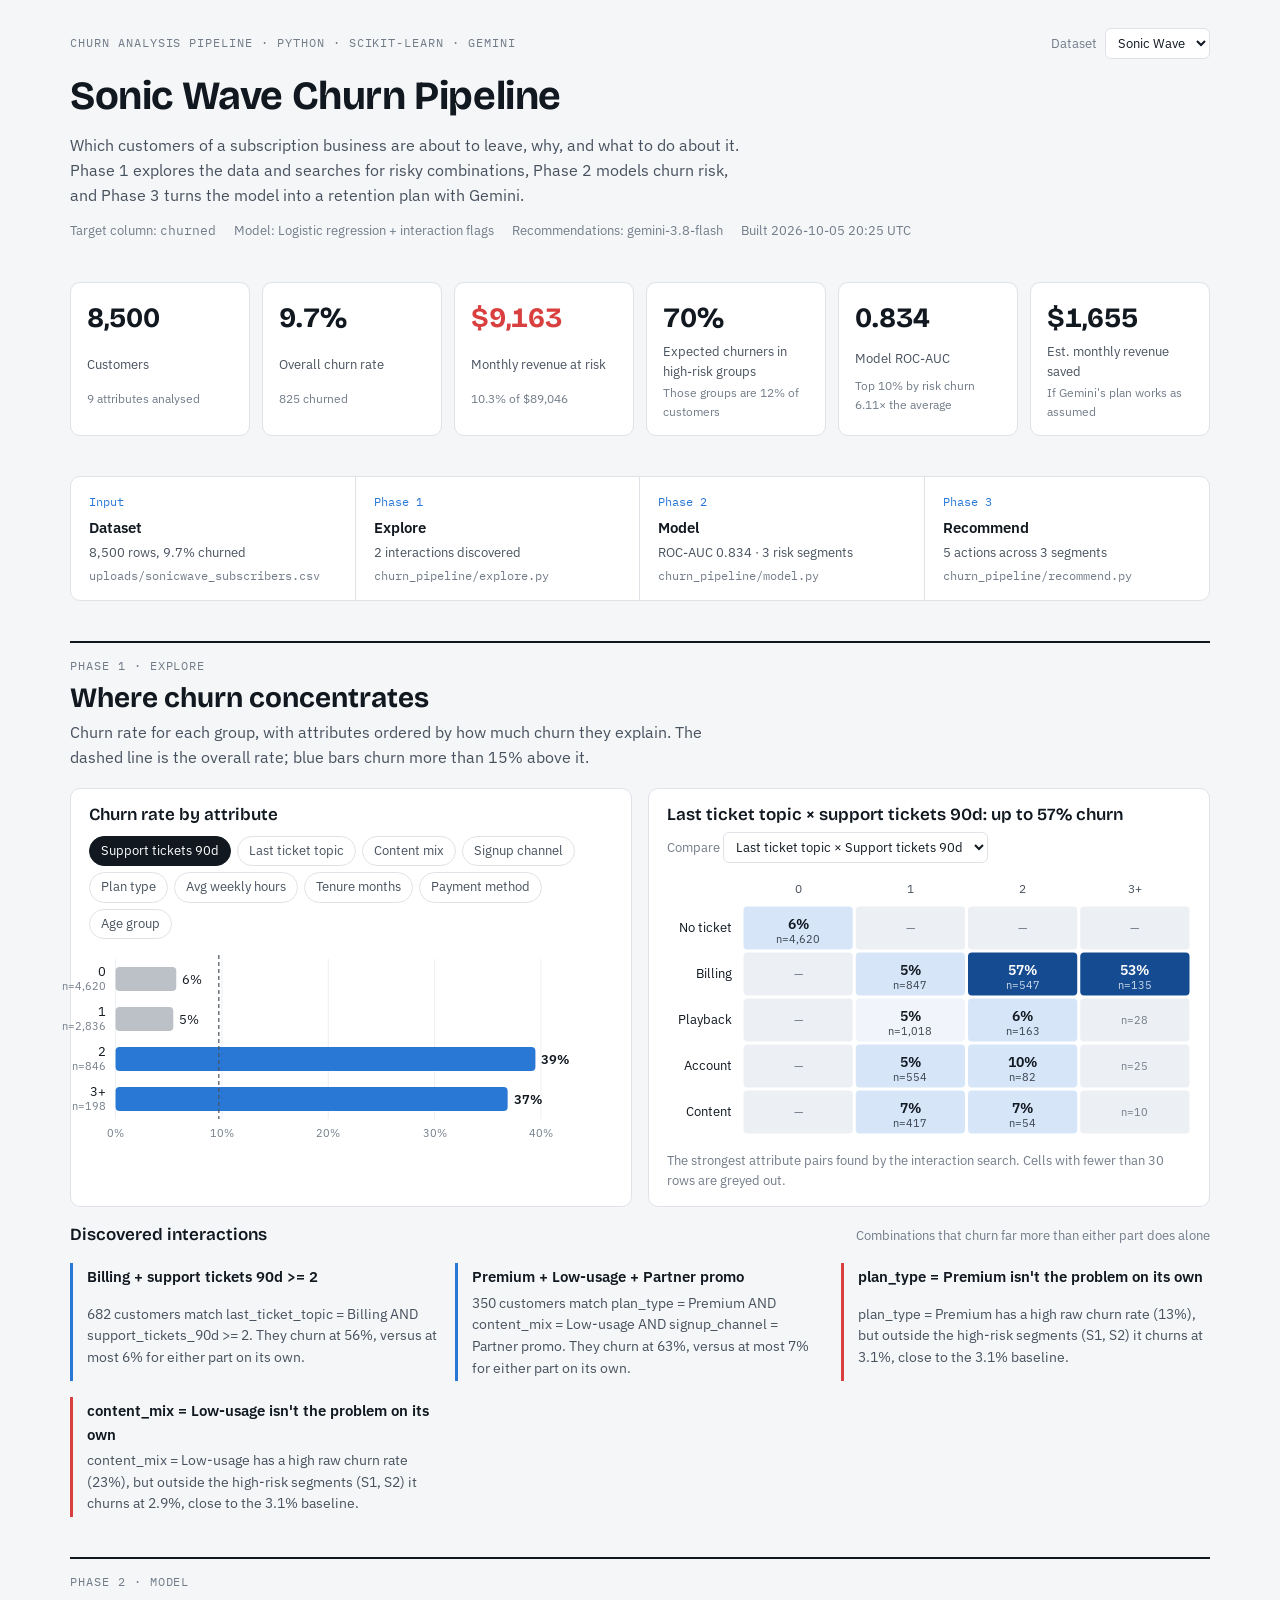
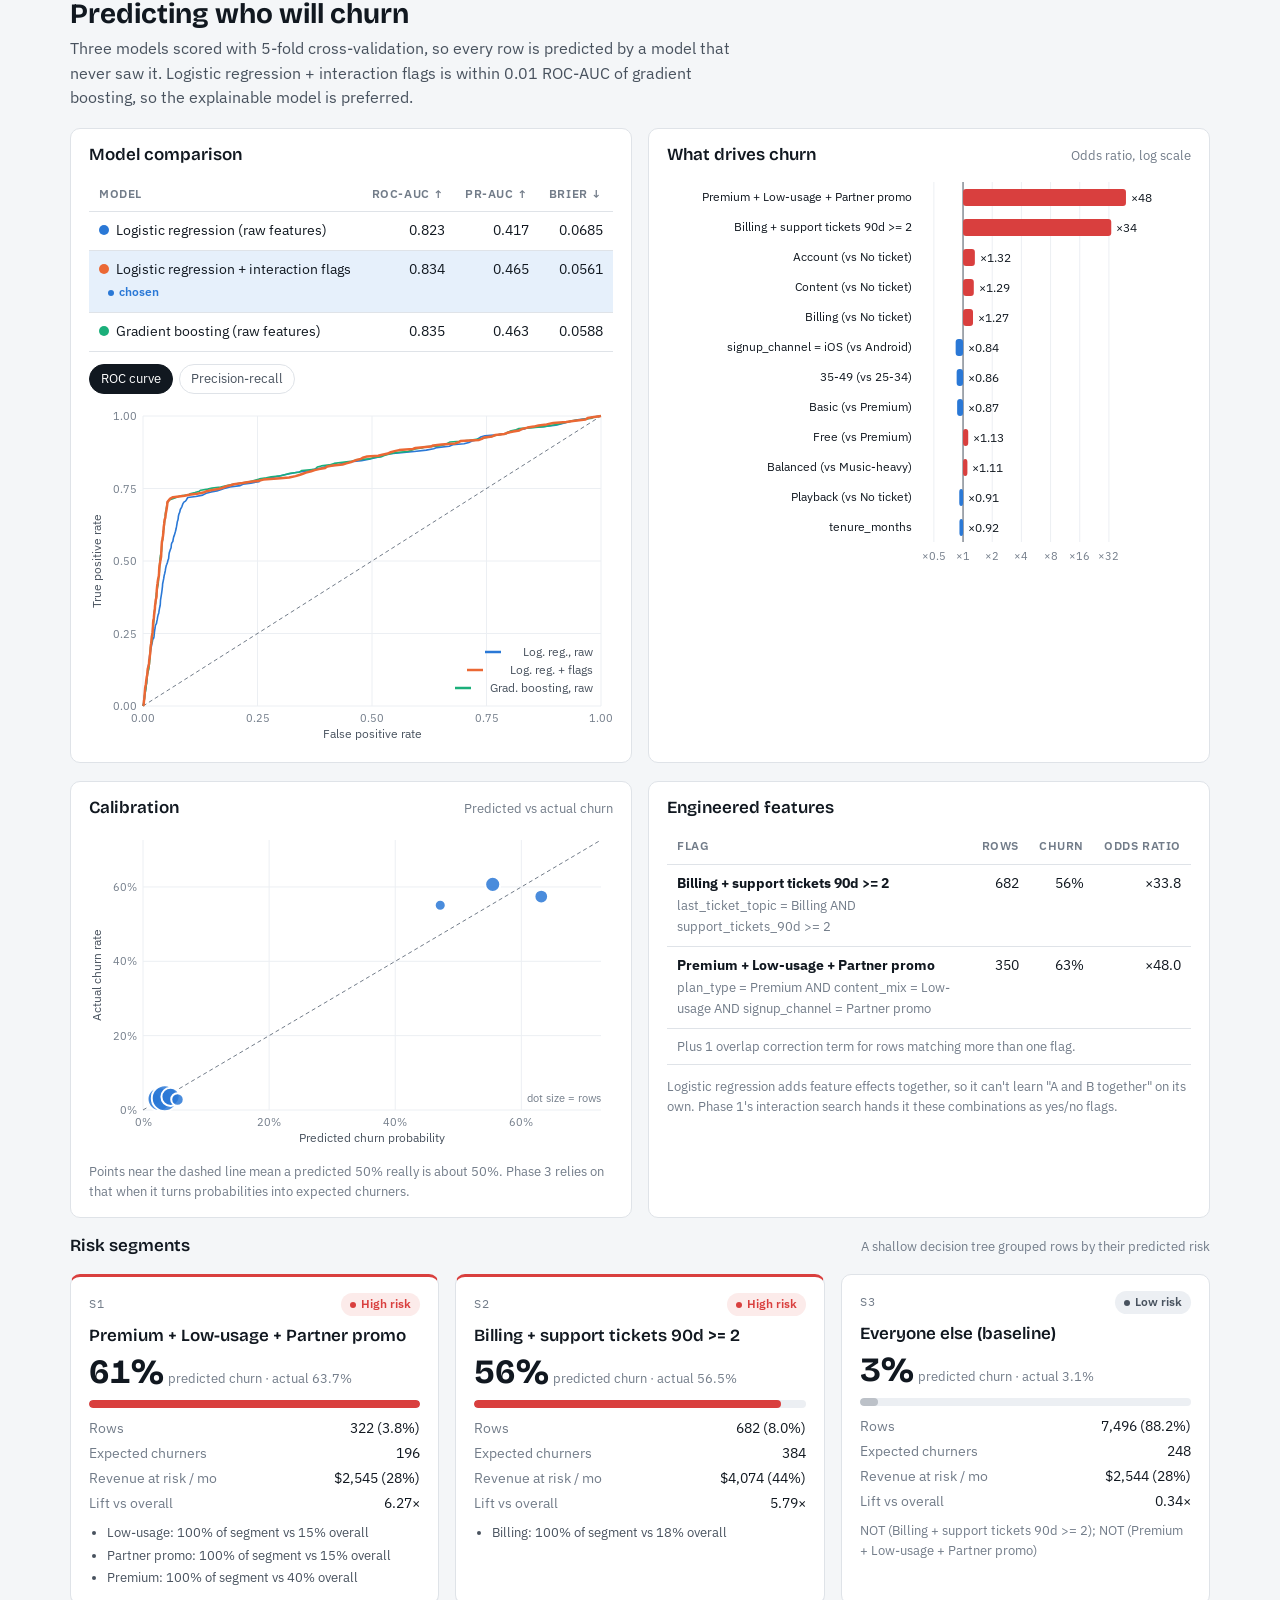
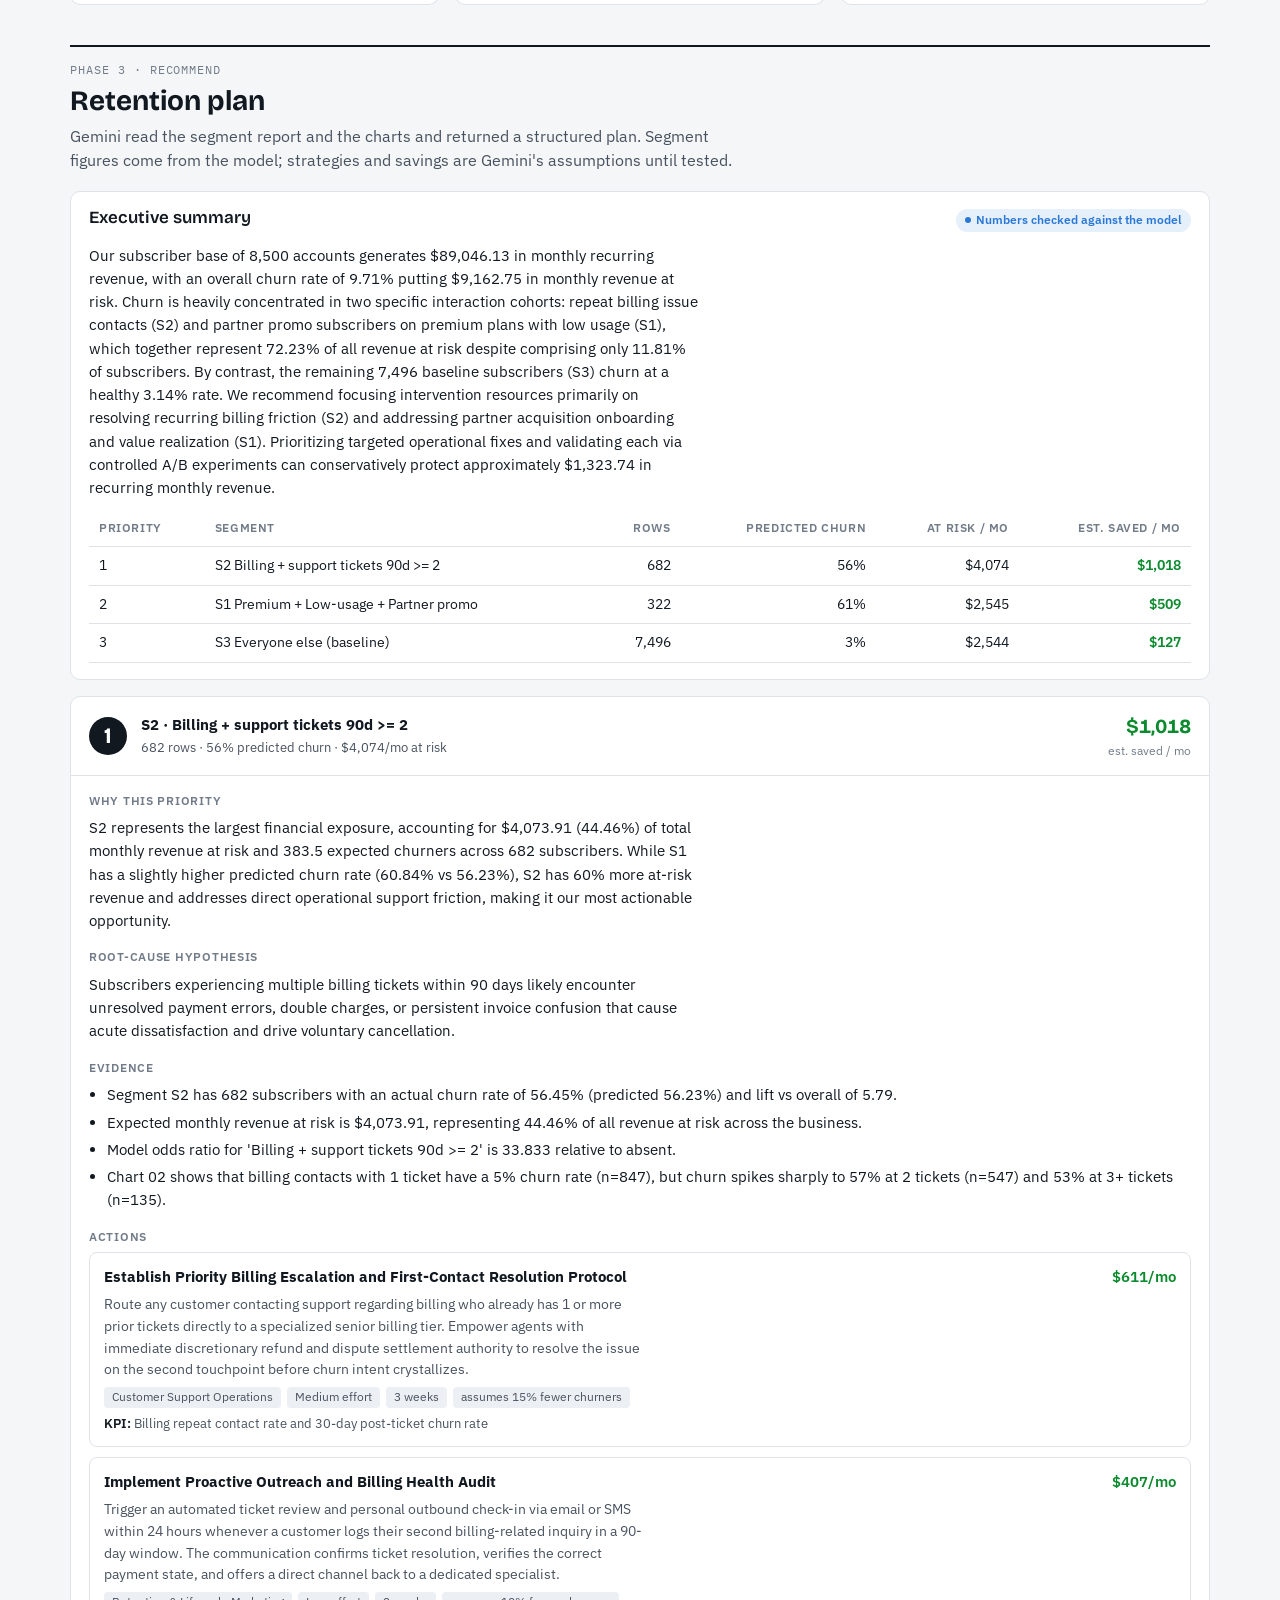
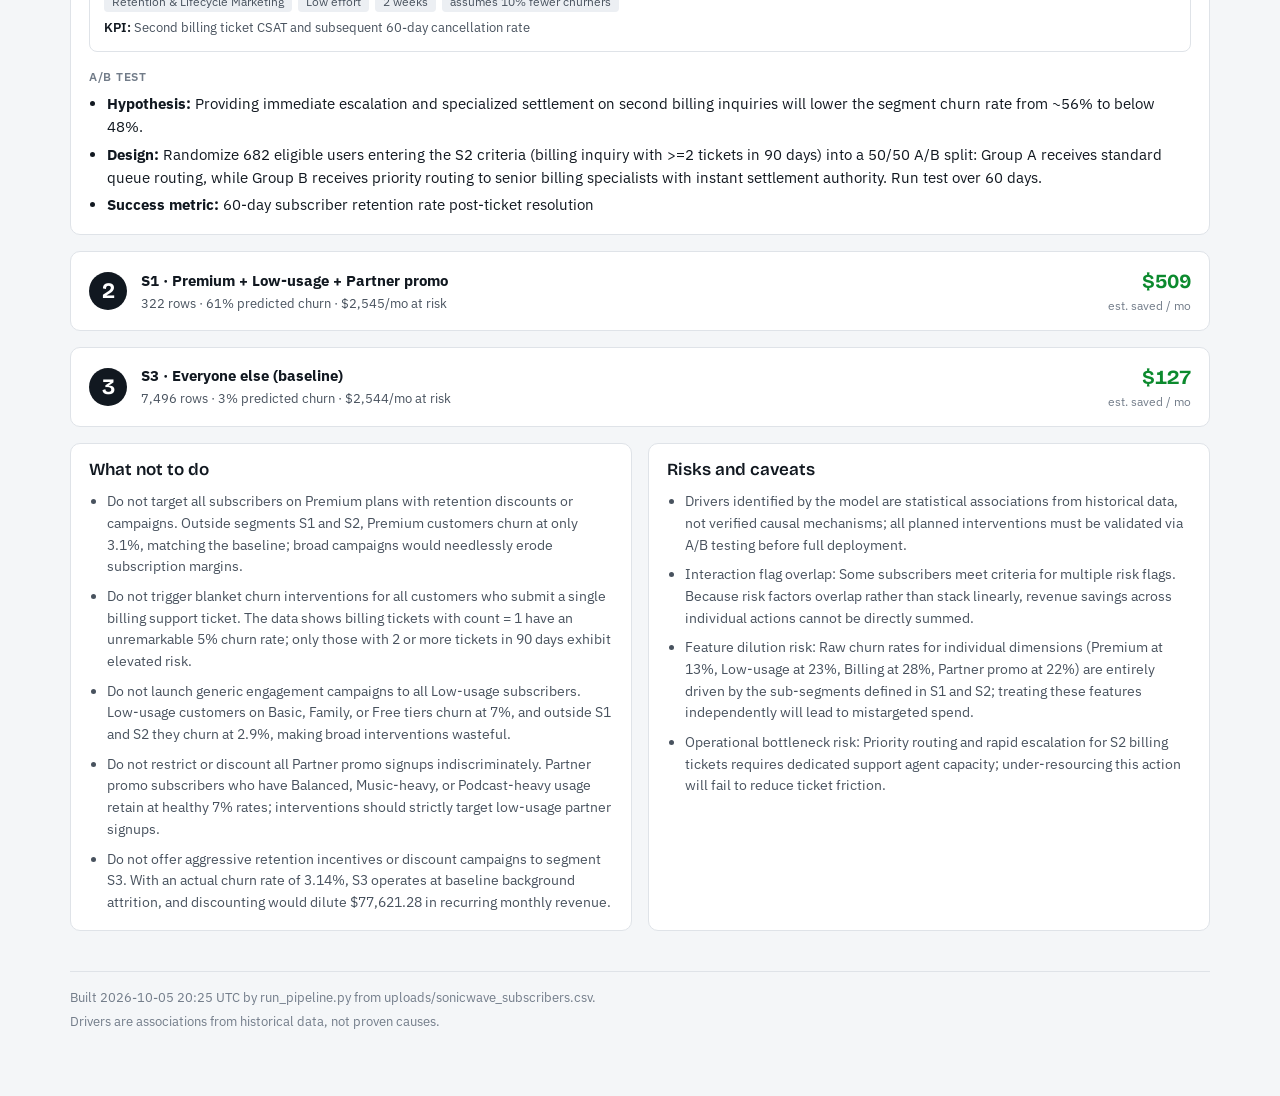
<file: runs/sonicwave_subscribers/dashboard.html>
<!doctype html>
<html lang="en">
<head>
<meta charset="utf-8">
<meta name="viewport" content="width=device-width, initial-scale=1, viewport-fit=cover">
<title>Churn Pipeline Explorer</title>
<link rel="preconnect" href="https://fonts.googleapis.com">
<link rel="preconnect" href="https://fonts.gstatic.com" crossorigin>
<link rel="stylesheet" href="https://fonts.googleapis.com/css2?family=Bricolage+Grotesque:opsz,wght@12..96,600;12..96,700&family=IBM+Plex+Mono:wght@400;500&family=IBM+Plex+Sans:wght@400;500;600&display=swap">
<style>
/* Layout: a single analyst's notebook column (max 1180px) that walks the pipeline in order:
   KPIs -> pipeline map -> Phase 1 explore -> Phase 2 model -> Phase 3 plan. Charts sit on quiet
   surfaces; color is reserved for data (blue = high risk / chosen, red = raises churn). */
:root {
  --bg: #f4f6f8;
  --surface: #ffffff;
  --ink: #111820;
  --ink-2: #48525e;
  --muted: #727c89;
  --line: #dfe3e8;
  --grid: #eceff3;
  --accent: #2a78d6;
  --accent-soft: #e6f0fb;
  --risk: #d93f3e;
  --risk-soft: #fcebea;
  --good: #0c8a2e;
  --bar-muted: #bcc1c8;
  --s1: #2a78d6; --s2: #eb6834; --s3: #1baf7a;
  --h0: #f1f5fb; --h1: #d6e5f8; --h2: #a9c9f0; --h3: #5f9ce6; --h4: #2a78d6; --h5: #154c91;
  --h-ink-lo: #111820; --h-ink-hi: #ffffff;
  --font-display: "Bricolage Grotesque", "Segoe UI", system-ui, sans-serif;
  --font-body: "IBM Plex Sans", "Segoe UI", system-ui, -apple-system, sans-serif;
  --font-data: "IBM Plex Mono", ui-monospace, "Cascadia Mono", Consolas, monospace;
  --radius: 10px;
}
@media (prefers-color-scheme: dark) {
  :root:not([data-theme="light"]) {
    --bg: #0e1116; --surface: #161b22; --ink: #edf1f6; --ink-2: #b3bcc8; --muted: #8590a0;
    --line: #29313c; --grid: #1f262f; --accent: #4a92ea; --accent-soft: #1a2a40;
    --risk: #ef6b6a; --risk-soft: #3a1d20; --good: #3fbf62; --bar-muted: #4c5562;
    --s1: #3987e5; --s2: #d95926; --s3: #199e70;
    --h0: #1b222c; --h1: #1d3352; --h2: #234b7d; --h3: #2f6ab0; --h4: #4a92ea; --h5: #9cc5f5;
    --h-ink-lo: #edf1f6; --h-ink-hi: #0e1116;
    color-scheme: dark;
  }
}
:root[data-theme="dark"] {
  --bg: #0e1116; --surface: #161b22; --ink: #edf1f6; --ink-2: #b3bcc8; --muted: #8590a0;
  --line: #29313c; --grid: #1f262f; --accent: #4a92ea; --accent-soft: #1a2a40;
  --risk: #ef6b6a; --risk-soft: #3a1d20; --good: #3fbf62; --bar-muted: #4c5562;
  --s1: #3987e5; --s2: #d95926; --s3: #199e70;
  --h0: #1b222c; --h1: #1d3352; --h2: #234b7d; --h3: #2f6ab0; --h4: #4a92ea; --h5: #9cc5f5;
  --h-ink-lo: #edf1f6; --h-ink-hi: #0e1116;
  color-scheme: dark;
}
* { box-sizing: border-box; }
body { background: var(--bg); color: var(--ink); font-family: var(--font-body); font-size: 15px; line-height: 1.55; margin: 0; }
.wrap { max-width: 1180px; margin: 0 auto; padding-inline: 20px; padding-block: 28px 64px; display: grid; gap: 40px; }
h1, h2, h3 { font-family: var(--font-display); text-wrap: balance; margin: 0; line-height: 1.15; }
h1 { font-size: clamp(28px, 4vw, 40px); font-weight: 700; letter-spacing: -0.01em; }
h2 { font-size: clamp(22px, 2.6vw, 28px); font-weight: 700; }
h3 { font-size: 17px; font-weight: 600; }
p { margin: 0; max-width: 68ch; }
.eyebrow { font-family: var(--font-data); font-size: 12px; letter-spacing: 0.08em; text-transform: uppercase; color: var(--muted); }
.lede { color: var(--ink-2); font-size: 16px; }
.num { font-variant-numeric: tabular-nums; }
.mono { font-family: var(--font-data); }
a { color: var(--accent); }
:focus-visible { outline: 2px solid var(--accent); outline-offset: 2px; border-radius: 4px; }

/* header */
.topbar { display: flex; flex-wrap: wrap; justify-content: space-between; align-items: center; gap: 8px 16px; }
.switch { display: inline-flex; align-items: center; gap: 8px; }
header { display: grid; gap: 14px; }
.meta { display: flex; flex-wrap: wrap; gap: 6px 18px; color: var(--muted); font-size: 13px; }

/* KPI strip */
.kpis { display: grid; grid-template-columns: repeat(auto-fit, minmax(170px, 1fr)); gap: 12px; }
.kpi { background: var(--surface); border: 1px solid var(--line); border-radius: var(--radius); padding: 14px 16px; display: grid; gap: 2px; }
.kpi .v { font-family: var(--font-display); font-size: 28px; font-weight: 700; font-variant-numeric: tabular-nums; }
.kpi .l { font-size: 13px; color: var(--ink-2); }
.kpi .d { font-size: 12px; color: var(--muted); }
.kpi.alert .v { color: var(--risk); }

/* pipeline map */
.pipeline { display: grid; grid-template-columns: repeat(4, minmax(0, 1fr)); gap: 0; background: var(--surface); border: 1px solid var(--line); border-radius: var(--radius); overflow: hidden; }
.step { padding: 16px 18px; display: grid; gap: 4px; text-decoration: none; color: inherit; border-right: 1px solid var(--line); position: relative; }
.step:last-child { border-right: 0; }
.step:hover { background: var(--accent-soft); }
.step .k { font-family: var(--font-data); font-size: 12px; color: var(--accent); }
.step .t { font-weight: 600; }
.step .o { font-size: 12.5px; color: var(--ink-2); }
.step .f { font-family: var(--font-data); font-size: 11.5px; color: var(--muted); overflow-wrap: anywhere; }
@media (max-width: 760px) { .pipeline { grid-template-columns: 1fr 1fr; } .step:nth-child(2) { border-right: 0; } .step:nth-child(-n+2) { border-bottom: 1px solid var(--line); } }
@media (max-width: 440px) { .pipeline { grid-template-columns: 1fr; } .step { border-right: 0; border-bottom: 1px solid var(--line); } .step:last-child { border-bottom: 0; } }

/* sections */
section { display: grid; gap: 18px; scroll-margin-top: 16px; }
.sec-head { display: grid; gap: 6px; border-top: 2px solid var(--ink); padding-top: 14px; }
.grid2 { display: grid; grid-template-columns: repeat(2, minmax(0, 1fr)); gap: 16px; }
.grid3 { display: grid; grid-template-columns: repeat(3, minmax(0, 1fr)); gap: 16px; }
@media (max-width: 900px) { .grid2, .grid3 { grid-template-columns: 1fr; } }
.panel { background: var(--surface); border: 1px solid var(--line); border-radius: var(--radius); padding: 16px 18px; display: grid; gap: 12px; min-width: 0; align-content: start; }
.panel-head { display: flex; flex-wrap: wrap; justify-content: space-between; align-items: baseline; gap: 8px 16px; }
.note { font-size: 12.5px; color: var(--muted); }
.chart { width: 100%; min-height: 120px; position: relative; }
.chart svg { display: block; width: 100%; height: auto; overflow: visible; }
.chart text { font-family: var(--font-body); }

/* controls */
.chips { display: flex; flex-wrap: wrap; gap: 6px; }
.chip { font: inherit; font-size: 13px; border: 1px solid var(--line); background: var(--surface); color: var(--ink-2); padding: 4px 11px; border-radius: 999px; cursor: pointer; }
.chip:hover { border-color: var(--accent); color: var(--ink); }
.chip[aria-pressed="true"] { background: var(--ink); border-color: var(--ink); color: var(--surface); }
select.sel { font: inherit; font-size: 13px; padding: 5px 8px; border-radius: 6px; border: 1px solid var(--line); background: var(--surface); color: var(--ink); max-width: 100%; }

/* findings */
.findings { display: grid; grid-template-columns: repeat(3, minmax(0, 1fr)); gap: 16px; }
@media (max-width: 900px) { .findings { grid-template-columns: 1fr; } }
.finding { border-left: 3px solid var(--accent); padding: 2px 0 2px 14px; display: grid; gap: 4px; }
.finding.corr { border-left-color: var(--risk); }
.finding b { font-weight: 600; }
.finding span { color: var(--ink-2); font-size: 14px; }

/* tables */
.tbl-wrap { overflow-x: auto; }
table { border-collapse: collapse; width: 100%; font-size: 14px; }
.tbl-wrap table { min-width: 480px; }
th, td { text-align: left; padding: 8px 10px; border-bottom: 1px solid var(--line); vertical-align: top; }
th { font-size: 12px; font-weight: 600; color: var(--muted); text-transform: uppercase; letter-spacing: 0.05em; white-space: nowrap; }
td.r, th.r { text-align: right; font-variant-numeric: tabular-nums; }
tr.chosen td { background: var(--accent-soft); }
.pill { display: inline-flex; align-items: center; gap: 5px; font-size: 12px; font-weight: 600; padding: 2px 9px; border-radius: 999px; white-space: nowrap; }
.pill.high { background: var(--risk-soft); color: var(--risk); }
.pill.low { background: var(--grid); color: var(--ink-2); }
.pill.medium { background: var(--accent-soft); color: var(--accent); }
.pill.ok { background: var(--accent-soft); color: var(--accent); }
.pill::before { content: ""; width: 6px; height: 6px; border-radius: 50%; background: currentColor; }

/* segment cards */
.seg { display: grid; gap: 10px; }
.seg.high { border-top: 3px solid var(--risk); }
.seg .big { font-family: var(--font-display); font-size: 34px; font-weight: 700; line-height: 1; font-variant-numeric: tabular-nums; }
.seg dl { display: grid; grid-template-columns: auto 1fr; gap: 4px 14px; margin: 0; font-size: 13.5px; }
.seg dt { color: var(--muted); }
.seg dd { margin: 0; text-align: right; font-variant-numeric: tabular-nums; }
.seg ul { margin: 0; padding-left: 18px; font-size: 13px; color: var(--ink-2); display: grid; gap: 2px; }
.meter { height: 8px; background: var(--grid); border-radius: 4px; overflow: hidden; }
.meter i { display: block; height: 100%; background: var(--accent); border-radius: 4px; }

/* plans */
details.plan { background: var(--surface); border: 1px solid var(--line); border-radius: var(--radius); }
details.plan > summary { list-style: none; cursor: pointer; padding: 14px 18px; display: grid; grid-template-columns: auto minmax(0, 1fr) auto; gap: 14px; align-items: center; }
details.plan > summary::-webkit-details-marker { display: none; }
.rank { font-family: var(--font-display); font-weight: 700; font-size: 22px; width: 38px; height: 38px; border-radius: 50%; display: grid; place-items: center; background: var(--ink); color: var(--surface); }
.sumtext { display: grid; gap: 2px; min-width: 0; }
.sumtext .sub { font-size: 13px; color: var(--ink-2); }
.saved { text-align: right; font-size: 12px; color: var(--muted); }
.saved b { display: block; font-family: var(--font-display); font-size: 20px; color: var(--good); font-variant-numeric: tabular-nums; }
.plan-body { padding: 0 18px 18px; display: grid; gap: 16px; border-top: 1px solid var(--line); padding-top: 16px; }
.plan-body h4 { margin: 0 0 6px; font-size: 12px; text-transform: uppercase; letter-spacing: 0.06em; color: var(--muted); font-weight: 600; }
.plan-body ul { margin: 0; padding-left: 18px; display: grid; gap: 4px; }
.chev { transition: transform .2s; color: var(--muted); }
details[open] .chev { transform: rotate(90deg); }
.actions { display: grid; gap: 10px; }
.action { border: 1px solid var(--line); border-radius: 8px; padding: 12px 14px; display: grid; gap: 6px; }
.action-top { display: flex; flex-wrap: wrap; justify-content: space-between; gap: 6px 12px; align-items: baseline; }
.tags { display: flex; flex-wrap: wrap; gap: 6px; }
.tag { font-size: 12px; padding: 1px 8px; border-radius: 4px; background: var(--grid); color: var(--ink-2); white-space: nowrap; }
.action p { font-size: 14px; color: var(--ink-2); }
.kv { font-size: 13px; color: var(--ink-2); }
.kv b { color: var(--ink); font-weight: 600; }
.lists { display: grid; grid-template-columns: repeat(2, minmax(0, 1fr)); gap: 16px; }
@media (max-width: 900px) { .lists { grid-template-columns: 1fr; } }
.lists ul { margin: 0; padding-left: 18px; display: grid; gap: 8px; font-size: 14px; color: var(--ink-2); }
.empty { border: 1px dashed var(--line); border-radius: var(--radius); padding: 22px; color: var(--ink-2); display: grid; gap: 6px; }
@media (max-width: 560px) { details.plan > summary { grid-template-columns: auto minmax(0, 1fr); } .saved { grid-column: 2; text-align: left; } .saved b { display: inline; margin-right: 6px; } }

/* tooltip */
#tip { position: fixed; pointer-events: none; z-index: 10; background: var(--ink); color: var(--surface); font-size: 12.5px; line-height: 1.4; padding: 7px 10px; border-radius: 6px; max-width: 260px; opacity: 0; transition: opacity .1s; }
#tip.on { opacity: 1; }
#tip b { font-weight: 600; }
footer { color: var(--muted); font-size: 13px; display: grid; gap: 4px; border-top: 1px solid var(--line); padding-top: 16px; }
@media (prefers-reduced-motion: reduce) { * { transition: none !important; } }
</style>
</head>
<body>
<div class="wrap">
  <header>
    <div class="topbar">
      <div class="eyebrow">Churn analysis pipeline · Python · scikit-learn · Gemini</div>
      <label class="note switch" for="ds-sel" id="ds-wrap">Dataset
        <select class="sel" id="ds-sel"></select>
      </label>
    </div>
    <h1 id="title">Churn Pipeline</h1>
    <p class="lede" id="lede"></p>
    <div class="meta" id="meta"></div>
  </header>

  <div class="kpis" id="kpis" aria-label="Headline numbers"></div>

  <nav class="pipeline" aria-label="Pipeline stages">
    <a class="step" href="#explore"><span class="k">Input</span><span class="t">Dataset</span><span class="o" id="step-data"></span><span class="f" id="step-file"></span></a>
    <a class="step" href="#explore"><span class="k">Phase 1</span><span class="t">Explore</span><span class="o" id="step-explore"></span><span class="f">churn_pipeline/explore.py</span></a>
    <a class="step" href="#model"><span class="k">Phase 2</span><span class="t">Model</span><span class="o" id="step-model"></span><span class="f">churn_pipeline/model.py</span></a>
    <a class="step" href="#plan"><span class="k">Phase 3</span><span class="t">Recommend</span><span class="o" id="step-plan"></span><span class="f">churn_pipeline/recommend.py</span></a>
  </nav>

  <section id="explore" aria-labelledby="h-explore">
    <div class="sec-head">
      <div class="eyebrow">Phase 1 · Explore</div>
      <h2 id="h-explore">Where churn concentrates</h2>
      <p class="lede">Churn rate for each group, with attributes ordered by how much churn they explain. The dashed line is the overall rate; blue bars churn more than 15% above it.</p>
    </div>
    <div class="grid2">
      <div class="panel">
        <div class="panel-head"><h3>Churn rate by attribute</h3></div>
        <div class="chips" id="attr-chips" role="group" aria-label="Attribute"></div>
        <div class="chart" id="attr-chart"></div>
      </div>
      <div class="panel">
        <div class="panel-head">
          <h3 id="heat-title">Two attributes combined</h3>
          <label class="note" for="heat-sel">Compare
            <select class="sel" id="heat-sel"></select>
          </label>
        </div>
        <div class="chart" id="heat-chart"></div>
        <div class="note">The strongest attribute pairs found by the interaction search. Cells with fewer than 30 rows are greyed out.</div>
      </div>
    </div>
    <div class="panel-head"><h3>Discovered interactions</h3><span class="note">Combinations that churn far more than either part does alone</span></div>
    <div class="findings" id="findings"></div>
  </section>

  <section id="model" aria-labelledby="h-model">
    <div class="sec-head">
      <div class="eyebrow">Phase 2 · Model</div>
      <h2 id="h-model">Predicting who will churn</h2>
      <p class="lede" id="model-lede"></p>
    </div>
    <div class="grid2">
      <div class="panel">
        <div class="panel-head"><h3>Model comparison</h3></div>
        <div class="tbl-wrap"><table id="metrics-tbl"></table></div>
        <div class="chips" id="curve-chips" role="group" aria-label="Curve"></div>
        <div class="chart" id="curve-chart"></div>
      </div>
      <div class="panel">
        <div class="panel-head"><h3>What drives churn</h3><span class="note">Odds ratio, log scale</span></div>
        <div class="chart" id="odds-chart"></div>
      </div>
    </div>
    <div class="grid2">
      <div class="panel">
        <div class="panel-head"><h3>Calibration</h3><span class="note">Predicted vs actual churn</span></div>
        <div class="chart" id="cal-chart"></div>
        <p class="note">Points near the dashed line mean a predicted 50% really is about 50%. Phase 3 relies on that when it turns probabilities into expected churners.</p>
      </div>
      <div class="panel">
        <div class="panel-head"><h3>Engineered features</h3></div>
        <div class="tbl-wrap"><table id="flags-tbl"></table></div>
        <p class="note">Logistic regression adds feature effects together, so it can't learn "A and B together" on its own. Phase 1's interaction search hands it these combinations as yes/no flags.</p>
      </div>
    </div>
    <div class="panel-head"><h3>Risk segments</h3><span class="note">A shallow decision tree grouped rows by their predicted risk</span></div>
    <div class="grid3" id="segments"></div>
  </section>

  <section id="plan" aria-labelledby="h-plan">
    <div class="sec-head">
      <div class="eyebrow">Phase 3 · Recommend</div>
      <h2 id="h-plan">Retention plan</h2>
      <p class="lede">Gemini read the segment report and the charts and returned a structured plan. Segment figures come from the model; strategies and savings are Gemini's assumptions until tested.</p>
    </div>
    <div id="plan-body" style="display:grid;gap:16px"></div>
  </section>

  <footer>
    <span id="built"></span>
    <span>Drivers are associations from historical data, not proven causes.</span>
  </footer>
</div>
<div id="tip" role="tooltip"></div>

<script>
const ALL = {"datasets":{"sonicwave_subscribers":{"built_at":"2026-10-05 20:25 UTC","config":{"name":"sonicwave_subscribers","csv":"uploads/sonicwave_subscribers.csv","target":"churned","entity":"customers","business_context":"a subscription business","currency":"$","display_name":"Sonic Wave"},"phase1":{"overall":0.0971,"ranked_features":["support_tickets_90d","last_ticket_topic","content_mix","signup_channel","plan_type","avg_weekly_hours","tenure_months","payment_method","age_group"],"attributes":{"age_group":{"label":"Age group","rows":[{"label":"25-34","rate":0.0971,"n":2903},{"label":"35-49","rate":0.1023,"n":2356},{"label":"Under 25","rate":0.09,"n":1923},{"label":"50 plus","rate":0.0979,"n":1318}],"signal":0.0002,"kind":"categorical"},"plan_type":{"label":"Plan type","rows":[{"label":"Premium","rate":0.1319,"n":3397},{"label":"Basic","rate":0.0703,"n":2632},{"label":"Family","rate":0.0771,"n":1258},{"label":"Free","rate":0.0783,"n":1213}],"signal":0.0093,"kind":"categorical"},"content_mix":{"label":"Content mix","rows":[{"label":"Music-heavy","rate":0.0761,"n":3165},{"label":"Balanced","rate":0.0727,"n":2296},{"label":"Podcast-heavy","rate":0.0726,"n":1762},{"label":"Low-usage","rate":0.2263,"n":1277}],"signal":0.0337,"kind":"categorical"},"payment_method":{"label":"Payment method","rows":[{"label":"Credit card","rate":0.0929,"n":4705},{"label":"PayPal","rate":0.1046,"n":1702},{"label":"Debit","rate":0.1008,"n":1666},{"label":"Gift card","rate":0.0984,"n":427}],"signal":0.0003,"kind":"categorical"},"last_ticket_topic":{"label":"Last ticket topic","rows":[{"label":"No ticket","rate":0.0571,"n":4620},{"label":"Billing","rate":0.2812,"n":1529},{"label":"Playback","rate":0.0488,"n":1209},{"label":"Account","rate":0.059,"n":661},{"label":"Content","rate":0.0686,"n":481}],"signal":0.0851,"kind":"categorical"},"signup_channel":{"label":"Signup channel","rows":[{"label":"Android","rate":0.077,"n":2505},{"label":"Web","rate":0.0736,"n":2500},{"label":"iOS","rate":0.0727,"n":2215},{"label":"Partner promo","rate":0.2242,"n":1280}],"signal":0.0327,"kind":"categorical"},"tenure_months":{"label":"Tenure months","rows":[{"label":"1\u20137","rate":0.1059,"n":2106},{"label":"7\u201310","rate":0.0977,"n":1464},{"label":"10\u201314","rate":0.0982,"n":1558},{"label":"14\u201322","rate":0.1007,"n":1728},{"label":"22\u201360","rate":0.0803,"n":1644}],"signal":0.0009,"kind":"numeric"},"avg_weekly_hours":{"label":"Avg weekly hours","rows":[{"label":"0.3\u20134.1","rate":0.0935,"n":1712},{"label":"4.1\u20136.6","rate":0.094,"n":1724},{"label":"6.6\u20139.8","rate":0.0941,"n":1668},{"label":"9.8\u201316","rate":0.1179,"n":1705},{"label":"16\u201340","rate":0.0857,"n":1691}],"signal":0.0014,"kind":"numeric"},"support_tickets_90d":{"label":"Support tickets 90d","rows":[{"label":"0","rate":0.0571,"n":4620},{"label":"1","rate":0.0543,"n":2836},{"label":"2","rate":0.3948,"n":846},{"label":"3+","rate":0.3687,"n":198}],"signal":0.1372,"kind":"numeric"}},"heatmaps":{"last_ticket_topic__support_tickets_90d":{"title":"Last ticket topic \u00d7 support tickets 90d: up to 57% churn","row_label":"Last ticket topic","col_label":"Support tickets 90d","rows":["No ticket","Billing","Playback","Account","Content"],"cols":["0","1","2","3+"],"cells":[[{"rate":0.0571,"n":4620},{"rate":null,"n":0},{"rate":null,"n":0},{"rate":null,"n":0}],[{"rate":null,"n":0},{"rate":0.0531,"n":847},{"rate":0.5722,"n":547},{"rate":0.5333,"n":135}],[{"rate":null,"n":0},{"rate":0.0491,"n":1018},{"rate":0.0552,"n":163},{"rate":0.0,"n":28}],[{"rate":null,"n":0},{"rate":0.0542,"n":554},{"rate":0.0976,"n":82},{"rate":0.04,"n":25}],[{"rate":null,"n":0},{"rate":0.0695,"n":417},{"rate":0.0741,"n":54},{"rate":0.0,"n":10}]]},"plan_type__content_mix":{"title":"Plan type \u00d7 content mix: up to 37% churn","row_label":"Plan type","col_label":"Content mix","rows":["Premium","Basic","Family","Free"],"cols":["Music-heavy","Balanced","Podcast-heavy","Low-usage"],"cells":[[{"rate":0.0717,"n":1199},{"rate":0.0731,"n":875},{"rate":0.0807,"n":657},{"rate":0.3679,"n":666}],[{"rate":0.0709,"n":1002},{"rate":0.0757,"n":753},{"rate":0.0611,"n":573},{"rate":0.0724,"n":304}],[{"rate":0.0954,"n":482},{"rate":0.0723,"n":346},{"rate":0.0526,"n":266},{"rate":0.0732,"n":164}],[{"rate":0.0788,"n":482},{"rate":0.0652,"n":322},{"rate":0.0977,"n":266},{"rate":0.0699,"n":143}]]},"content_mix__signup_channel":{"title":"Content mix \u00d7 signup channel: up to 52% churn","row_label":"Content mix","col_label":"Signup channel","rows":["Music-heavy","Balanced","Podcast-heavy","Low-usage"],"cols":["Android","Web","iOS","Partner promo"],"cells":[[{"rate":0.0815,"n":981},{"rate":0.0721,"n":943},{"rate":0.0756,"n":847},{"rate":0.0736,"n":394}],[{"rate":0.0678,"n":723},{"rate":0.0736,"n":707},{"rate":0.0776,"n":606},{"rate":0.0731,"n":260}],[{"rate":0.0787,"n":521},{"rate":0.0762,"n":551},{"rate":0.0621,"n":499},{"rate":0.0733,"n":191}],[{"rate":0.0821,"n":280},{"rate":0.0736,"n":299},{"rate":0.0722,"n":263},{"rate":0.5172,"n":435}]]}},"flags":[{"name":"flag_billing_support_tickets_90d_ge_2","label":"Billing + support tickets 90d >= 2","description":"last_ticket_topic = Billing AND support_tickets_90d >= 2","conditions":[{"col":"last_ticket_topic","op":"==","value":"Billing"},{"col":"support_tickets_90d","op":">=","value":2.0}],"n":682,"churn_rate":0.5645,"churn_rate_without_combination":0.0608},{"name":"flag_premium_low_usage_partner_promo","label":"Premium + Low-usage + Partner promo","description":"plan_type = Premium AND content_mix = Low-usage AND signup_channel = Partner promo","conditions":[{"col":"plan_type","op":"==","value":"Premium"},{"col":"content_mix","op":"==","value":"Low-usage"},{"col":"signup_channel","op":"==","value":"Partner promo"}],"n":350,"churn_rate":0.6286,"churn_rate_without_combination":0.0743}],"corrections":[{"name":"overlap_1_2","of":["flag_billing_support_tickets_90d_ge_2","flag_premium_low_usage_partner_promo"],"n":28,"description":"Has both: Billing + support tickets 90d >= 2 and Premium + Low-usage + Partner promo"}],"n_features":9},"segments":{"purpose":"Churn-risk segments for customers of a subscription business. Use these to decide which groups to target and what retention actions to take.","dataset":{"name":"sonicwave_subscribers","rows":8500,"entity":"customers","business_context":"a subscription business","overall_churn_rate":0.0971,"total_monthly_revenue":89046.13,"expected_monthly_revenue_at_risk":9162.75,"currency":"$"},"model":{"type":"Logistic regression + interaction flags","why":"Logistic regression + interaction flags is within 0.01 ROC-AUC of gradient boosting, so the explainable model is preferred.","validation":"5-fold stratified cross-validation; segment figures use out-of-fold predictions","metrics":{"roc_auc":0.8338,"pr_auc":0.4645,"brier":0.0561,"top_decile_churn_rate":0.5929,"top_decile_lift":6.11,"top_decile_share_of_churners_captured":0.6109},"engineered_features":{"flag_billing_support_tickets_90d_ge_2":"last_ticket_topic = Billing AND support_tickets_90d >= 2","flag_premium_low_usage_partner_promo":"plan_type = Premium AND content_mix = Low-usage AND signup_channel = Partner promo"}},"segments":[{"segment_id":"S1","name":"Premium + Low-usage + Partner promo","rule":["NOT (Billing + support tickets 90d >= 2)","Premium + Low-usage + Partner promo"],"risk_tier":"High","subscribers":322,"share_of_base":0.0379,"predicted_churn_rate":0.6084,"actual_churn_rate":0.6366,"lift_vs_overall":6.27,"expected_churners":195.9,"distinguishing_traits":[{"attribute":"content_mix","value":"Low-usage","share_in_segment":1.0,"share_in_population":0.15,"over_representation":6.66},{"attribute":"signup_channel","value":"Partner promo","share_in_segment":1.0,"share_in_population":0.151,"over_representation":6.64},{"attribute":"plan_type","value":"Premium","share_in_segment":1.0,"share_in_population":0.4,"over_representation":2.5}],"numeric_profile":{"tenure_months":{"segment_median":11.0,"overall_median":12.0},"avg_weekly_hours":{"segment_median":8.05,"overall_median":8.0},"support_tickets_90d":{"segment_median":0.0,"overall_median":0.0}},"monthly_revenue":4182.78,"expected_monthly_revenue_at_risk":2544.78,"share_of_total_revenue_at_risk":0.2777},{"segment_id":"S2","name":"Billing + support tickets 90d >= 2","rule":["Billing + support tickets 90d >= 2"],"risk_tier":"High","subscribers":682,"share_of_base":0.0802,"predicted_churn_rate":0.5623,"actual_churn_rate":0.5645,"lift_vs_overall":5.79,"expected_churners":383.5,"distinguishing_traits":[{"attribute":"last_ticket_topic","value":"Billing","share_in_segment":1.0,"share_in_population":0.18,"over_representation":5.56}],"numeric_profile":{"tenure_months":{"segment_median":11.0,"overall_median":12.0},"avg_weekly_hours":{"segment_median":8.1,"overall_median":8.0},"support_tickets_90d":{"segment_median":2.0,"overall_median":0.0}},"monthly_revenue":7242.07,"expected_monthly_revenue_at_risk":4073.91,"share_of_total_revenue_at_risk":0.4446},{"segment_id":"S3","name":"Everyone else (baseline)","rule":["NOT (Billing + support tickets 90d >= 2)","NOT (Premium + Low-usage + Partner promo)"],"risk_tier":"Low","subscribers":7496,"share_of_base":0.8819,"predicted_churn_rate":0.0331,"actual_churn_rate":0.0314,"lift_vs_overall":0.34,"expected_churners":247.8,"distinguishing_traits":[],"numeric_profile":{"tenure_months":{"segment_median":12.0,"overall_median":12.0},"avg_weekly_hours":{"segment_median":8.0,"overall_median":8.0},"support_tickets_90d":{"segment_median":0.0,"overall_median":0.0}},"monthly_revenue":77621.28,"expected_monthly_revenue_at_risk":2544.05,"share_of_total_revenue_at_risk":0.2777}],"churn_drivers":[{"feature":"Premium + Low-usage + Partner promo","comparison":"if present vs absent","odds_ratio":47.983,"direction":"raises churn"},{"feature":"Billing + support tickets 90d >= 2","comparison":"if present vs absent","odds_ratio":33.833,"direction":"raises churn"},{"feature":"last_ticket_topic = Account","comparison":"vs No ticket","odds_ratio":1.324,"direction":"raises churn"},{"feature":"last_ticket_topic = Content","comparison":"vs No ticket","odds_ratio":1.291,"direction":"raises churn"},{"feature":"last_ticket_topic = Billing","comparison":"vs No ticket","odds_ratio":1.267,"direction":"raises churn"}],"caveats":["Drivers are associations from historical data, not proven causes; test interventions before rolling out.","plan_type = Premium has a high raw churn rate (13%), but outside the high-risk segments (S1, S2) it churns at 3.1%, close to the 3.1% baseline. Its raw rate comes from those segments, so only target plan_type = Premium in the combinations they define.","content_mix = Low-usage has a high raw churn rate (23%), but outside the high-risk segments (S1, S2) it churns at 2.9%, close to the 3.1% baseline. Its raw rate comes from those segments, so only target content_mix = Low-usage in the combinations they define.","last_ticket_topic = Billing has a high raw churn rate (28%), but outside the high-risk segments (S1, S2) it churns at 3.4%, close to the 3.1% baseline. Its raw rate comes from those segments, so only target last_ticket_topic = Billing in the combinations they define.","signup_channel = Partner promo has a high raw churn rate (22%), but outside the high-risk segments (S1, S2) it churns at 2.9%, close to the 3.1% baseline. Its raw rate comes from those segments, so only target signup_channel = Partner promo in the combinations they define.","Customers outside the high-risk segments churn at about 3.1%; treat that as baseline churn.","Some customers match more than one interaction flag; their risks overlap rather than stack, so the model includes correction terms that are left out of the driver list."]},"model":{"chosen_model":"Logistic regression + interaction flags","explainable_model":"Logistic regression + interaction flags","metrics":{"Logistic regression (raw features)":{"roc_auc":0.8232,"pr_auc":0.4174,"brier":0.0685,"top_decile_churn_rate":0.4941,"top_decile_lift":5.09,"top_decile_share_of_churners_captured":0.5091},"Logistic regression + interaction flags":{"roc_auc":0.8338,"pr_auc":0.4645,"brier":0.0561,"top_decile_churn_rate":0.5929,"top_decile_lift":6.11,"top_decile_share_of_churners_captured":0.6109},"Gradient boosting (raw features)":{"roc_auc":0.8348,"pr_auc":0.4627,"brier":0.0588,"top_decile_churn_rate":0.5906,"top_decile_lift":6.08,"top_decile_share_of_churners_captured":0.6085}},"curves":{"Logistic regression (raw features)":{"roc":[[0.0,0.0],[0.0012,0.0061],[0.0018,0.0133],[0.0027,0.0194],[0.0033,0.0364],[0.0043,0.0436],[0.0053,0.0545],[0.0059,0.0594],[0.0066,0.0715],[0.0077,0.0776],[0.0085,0.0958],[0.0093,0.1103],[0.0102,0.1176],[0.0109,0.1309],[0.0113,0.137],[0.0126,0.1455],[0.0138,0.16],[0.0145,0.1721],[0.0152,0.1794],[0.0162,0.1867],[0.0167,0.1927],[0.0176,0.2012],[0.0185,0.2073],[0.0205,0.2218],[0.0211,0.2291],[0.0232,0.2339],[0.024,0.2388],[0.0248,0.2533],[0.0257,0.263],[0.0264,0.2691],[0.027,0.2776],[0.0294,0.2848],[0.0302,0.2921],[0.0309,0.297],[0.0318,0.3067],[0.0328,0.3127],[0.0345,0.3212],[0.035,0.3273],[0.0361,0.337],[0.0373,0.3455],[0.0377,0.3515],[0.0383,0.3648],[0.039,0.3733],[0.0401,0.3842],[0.041,0.3939],[0.0416,0.4012],[0.0425,0.4133],[0.0429,0.4206],[0.0442,0.4303],[0.0451,0.4388],[0.0461,0.4485],[0.0474,0.457],[0.0486,0.4667],[0.0494,0.4739],[0.0507,0.4836],[0.0519,0.4885],[0.0534,0.4958],[0.0545,0.503],[0.056,0.5079],[0.0565,0.5188],[0.0572,0.5273],[0.0593,0.5382],[0.0614,0.5455],[0.0621,0.5576],[0.0633,0.5636],[0.065,0.5673],[0.0661,0.577],[0.067,0.583],[0.068,0.5867],[0.0698,0.5964],[0.0709,0.6024],[0.0723,0.6109],[0.0732,0.6182],[0.0741,0.6267],[0.0749,0.6352],[0.0762,0.6412],[0.0769,0.6473],[0.0774,0.6545],[0.0784,0.6618],[0.0801,0.6679],[0.0814,0.6776],[0.084,0.6848],[0.0852,0.6885],[0.0868,0.697],[0.0893,0.703],[0.0929,0.7067],[0.0949,0.7115],[0.0979,0.7188],[0.1152,0.7224],[0.1304,0.7273],[0.1381,0.7333],[0.1491,0.7382],[0.1613,0.7418],[0.1711,0.7467],[0.1802,0.7515],[0.19,0.7552],[0.2122,0.76],[0.2181,0.7648],[0.2354,0.7685],[0.2532,0.7733],[0.2565,0.7794],[0.2661,0.783],[0.2814,0.7879],[0.2975,0.7927],[0.3093,0.7976],[0.3207,0.8012],[0.3364,0.8061],[0.3626,0.8109],[0.3681,0.8145],[0.3861,0.8194],[0.3962,0.8242],[0.4081,0.8279],[0.4283,0.8327],[0.4371,0.8376],[0.4538,0.8424],[0.477,0.8461],[0.4937,0.8509],[0.5071,0.8558],[0.5182,0.8594],[0.5239,0.8642],[0.5334,0.8691],[0.5582,0.8727],[0.5923,0.8776],[0.6185,0.8824],[0.6347,0.8873],[0.6416,0.8909],[0.6687,0.8958],[0.6765,0.9006],[0.7012,0.9042],[0.7115,0.9091],[0.7186,0.9139],[0.7285,0.9176],[0.7325,0.9224],[0.7368,0.9273],[0.7468,0.9321],[0.7775,0.9358],[0.7945,0.9406],[0.806,0.9467],[0.8132,0.9503],[0.8328,0.9552],[0.8399,0.96],[0.8734,0.9636],[0.9014,0.9685],[0.9141,0.9733],[0.9223,0.977],[0.9346,0.9818],[0.9485,0.9867],[0.9708,0.9915],[0.9784,0.9952],[1.0,1.0]],"pr":[[0.0,1.0],[0.0364,0.5263],[0.0727,0.5263],[0.1152,0.5556],[0.1515,0.5482],[0.1915,0.5544],[0.223,0.538],[0.2533,0.5238],[0.2812,0.5088],[0.3139,0.5049],[0.3455,0.5],[0.3867,0.5088],[0.4242,0.5117],[0.457,0.5088],[0.4873,0.5038],[0.5127,0.4947],[0.5418,0.4901],[0.5685,0.484],[0.5964,0.4795],[0.6255,0.4765],[0.6582,0.4763],[0.6812,0.4695],[0.6982,0.4593],[0.7103,0.447],[0.72,0.4342],[0.7212,0.4173],[0.7236,0.4026],[0.7273,0.3896],[0.7273,0.3757],[0.7321,0.3652],[0.7345,0.3542],[0.7382,0.3445],[0.7406,0.3348],[0.7455,0.3268],[0.7467,0.3177],[0.7503,0.3101],[0.7539,0.303],[0.7564,0.2957],[0.76,0.2893],[0.76,0.2819],[0.7624,0.2758],[0.7673,0.2707],[0.7685,0.2647],[0.7697,0.259],[0.7721,0.2539],[0.7733,0.2486],[0.7794,0.2451],[0.783,0.241],[0.7855,0.2368],[0.7879,0.2326],[0.7915,0.229],[0.7915,0.2245],[0.7952,0.2212],[0.7964,0.2173],[0.8,0.2143],[0.8024,0.211],[0.8024,0.2073],[0.8061,0.2046],[0.8073,0.2013],[0.8073,0.1979],[0.8085,0.1949],[0.8121,0.1926],[0.817,0.1906],[0.8182,0.1879],[0.8206,0.1855],[0.823,0.1832],[0.8255,0.1809],[0.8291,0.179],[0.8303,0.1766],[0.8327,0.1746],[0.8339,0.1723],[0.8376,0.1707],[0.8388,0.1685],[0.84,0.1665],[0.8436,0.1649],[0.8448,0.1629],[0.8461,0.161],[0.8473,0.1592],[0.8497,0.1576],[0.8509,0.1558],[0.8545,0.1545],[0.8558,0.1528],[0.8594,0.1516],[0.8642,0.1506],[0.8679,0.1494],[0.8691,0.1479],[0.8691,0.1462],[0.8715,0.1449],[0.8752,0.1439],[0.8752,0.1422],[0.8752,0.1407],[0.8752,0.1391],[0.8764,0.1378],[0.88,0.1369],[0.88,0.1354],[0.88,0.134],[0.8824,0.133],[0.8836,0.1318],[0.8861,0.1308],[0.8897,0.13],[0.8921,0.129],[0.8921,0.1278],[0.8933,0.1267],[0.8958,0.1258],[0.8994,0.1251],[0.9018,0.1242],[0.903,0.1232],[0.9042,0.1222],[0.9067,0.1214],[0.9103,0.1208],[0.9139,0.1202],[0.9164,0.1194],[0.9236,0.1193],[0.9285,0.1189],[0.9321,0.1183],[0.9321,0.1172],[0.9321,0.1162],[0.9333,0.1154],[0.9358,0.1147],[0.9382,0.114],[0.9394,0.1132],[0.943,0.1127],[0.9442,0.112],[0.9491,0.1116],[0.9527,0.1111],[0.9539,0.1104],[0.9576,0.1099],[0.9612,0.1095],[0.9624,0.1088],[0.9624,0.1079],[0.9624,0.1071],[0.9636,0.1064],[0.9648,0.1057],[0.9648,0.1049],[0.9661,0.1043],[0.9673,0.1036],[0.9697,0.1031],[0.9709,0.1025],[0.9758,0.1023],[0.9794,0.1019],[0.983,0.1016],[0.9842,0.101],[0.9867,0.1005],[0.9879,0.0999],[0.9891,0.0993],[0.9915,0.0989],[0.9952,0.0986],[0.9988,0.0983],[0.9988,0.0976],[1.0,0.0971]]},"Logistic regression + interaction flags":{"roc":[[0.0,0.0],[0.0009,0.0024],[0.0016,0.0073],[0.0021,0.0182],[0.0029,0.023],[0.0036,0.0388],[0.0042,0.0509],[0.0047,0.063],[0.0055,0.0691],[0.0064,0.0752],[0.007,0.0861],[0.0076,0.0933],[0.0083,0.1006],[0.0093,0.1079],[0.0098,0.1212],[0.0104,0.1285],[0.0115,0.1345],[0.0122,0.1382],[0.013,0.1442],[0.0136,0.1576],[0.0145,0.1636],[0.0151,0.1745],[0.0158,0.1806],[0.0164,0.1952],[0.0171,0.2097],[0.018,0.2158],[0.0185,0.2291],[0.0193,0.2388],[0.0198,0.2448],[0.0208,0.2521],[0.0212,0.2642],[0.0218,0.2752],[0.0221,0.2861],[0.0225,0.2945],[0.0233,0.3006],[0.0238,0.3055],[0.0245,0.3176],[0.025,0.3273],[0.0259,0.3345],[0.0263,0.3442],[0.0272,0.3576],[0.0279,0.3673],[0.0291,0.3721],[0.0296,0.3782],[0.03,0.3964],[0.0305,0.4073],[0.031,0.4145],[0.0317,0.4218],[0.0324,0.4303],[0.0331,0.4388],[0.0344,0.4473],[0.0349,0.4533],[0.0353,0.4727],[0.036,0.4836],[0.0366,0.4885],[0.0371,0.4921],[0.0377,0.5006],[0.0384,0.5042],[0.0395,0.5152],[0.0399,0.5321],[0.0403,0.5467],[0.041,0.5612],[0.0414,0.5685],[0.0425,0.5733],[0.0429,0.5782],[0.0436,0.5867],[0.0446,0.6],[0.0452,0.617],[0.0463,0.6279],[0.0466,0.6339],[0.0472,0.6424],[0.0487,0.6485],[0.0491,0.6545],[0.0496,0.6618],[0.05,0.6655],[0.0513,0.6764],[0.0521,0.6861],[0.0528,0.6933],[0.0533,0.703],[0.0594,0.7152],[0.0655,0.72],[0.0908,0.7248],[0.1008,0.7285],[0.1178,0.7321],[0.1317,0.7358],[0.1388,0.7406],[0.1484,0.7442],[0.1666,0.7491],[0.1738,0.7527],[0.1824,0.7576],[0.1914,0.7612],[0.1984,0.7648],[0.2172,0.7685],[0.2309,0.7721],[0.2526,0.777],[0.2628,0.7806],[0.2933,0.7842],[0.3191,0.7879],[0.3332,0.7927],[0.3428,0.7976],[0.3491,0.8012],[0.3556,0.8048],[0.3672,0.8097],[0.3749,0.8133],[0.3842,0.817],[0.3977,0.8206],[0.402,0.8255],[0.4151,0.8291],[0.4358,0.8327],[0.4442,0.8364],[0.4564,0.8424],[0.4641,0.8473],[0.4758,0.8521],[0.4796,0.8558],[0.4898,0.8606],[0.5136,0.863],[0.5223,0.8667],[0.5345,0.8703],[0.5408,0.8752],[0.5492,0.8788],[0.5592,0.8824],[0.5892,0.8861],[0.5949,0.8897],[0.6281,0.8945],[0.6336,0.8982],[0.6521,0.9018],[0.6817,0.9055],[0.6903,0.9103],[0.6932,0.9139],[0.7338,0.9176],[0.7397,0.9212],[0.7453,0.9261],[0.7625,0.9297],[0.7694,0.9345],[0.7892,0.9382],[0.7975,0.943],[0.8086,0.9467],[0.8216,0.9503],[0.8276,0.9552],[0.8397,0.96],[0.8533,0.9636],[0.8635,0.9673],[0.8812,0.9709],[0.8959,0.9758],[0.924,0.9794],[0.9388,0.983],[0.9661,0.9879],[0.9708,0.9927],[0.9848,0.9964],[1.0,1.0]],"pr":[[0.0,1.0],[0.0376,0.5439],[0.0788,0.5702],[0.1188,0.5731],[0.1527,0.5526],[0.1927,0.5579],[0.2376,0.5731],[0.28,0.5789],[0.3224,0.5833],[0.3624,0.5828],[0.4073,0.5895],[0.4448,0.5853],[0.4885,0.5892],[0.5285,0.5884],[0.5733,0.5927],[0.617,0.5953],[0.6509,0.5888],[0.6897,0.5872],[0.7152,0.575],[0.7188,0.5476],[0.7224,0.5228],[0.7224,0.4979],[0.7224,0.4753],[0.7248,0.4561],[0.7261,0.4379],[0.7297,0.4222],[0.7309,0.4066],[0.7333,0.3929],[0.7345,0.3795],[0.737,0.3676],[0.7406,0.3571],[0.7442,0.3473],[0.7491,0.3386],[0.7491,0.3284],[0.7527,0.3203],[0.7552,0.3121],[0.7588,0.3049],[0.7612,0.2976],[0.7648,0.2912],[0.7673,0.2846],[0.7673,0.2775],[0.7709,0.272],[0.7721,0.266],[0.7745,0.2606],[0.7745,0.2547],[0.7758,0.2494],[0.7782,0.2448],[0.7806,0.2403],[0.7806,0.2353],[0.783,0.2312],[0.783,0.2265],[0.7855,0.2228],[0.7855,0.2185],[0.7855,0.2144],[0.7867,0.2107],[0.7891,0.2075],[0.7903,0.2041],[0.7927,0.2012],[0.7976,0.1989],[0.8036,0.197],[0.8061,0.1943],[0.8073,0.1914],[0.8121,0.1895],[0.8158,0.1873],[0.8182,0.1849],[0.8206,0.1826],[0.8242,0.1807],[0.8279,0.1787],[0.8291,0.1764],[0.8303,0.1741],[0.8327,0.1721],[0.8352,0.1702],[0.8376,0.1683],[0.8388,0.1662],[0.8424,0.1647],[0.8473,0.1634],[0.8497,0.1617],[0.857,0.161],[0.8594,0.1594],[0.8606,0.1576],[0.8606,0.1556],[0.863,0.1541],[0.8642,0.1524],[0.8679,0.1512],[0.8691,0.1496],[0.8727,0.1485],[0.8752,0.1472],[0.8788,0.1461],[0.8824,0.145],[0.8824,0.1434],[0.8836,0.142],[0.8848,0.1406],[0.8861,0.1393],[0.8909,0.1385],[0.8921,0.1373],[0.8921,0.1358],[0.8921,0.1344],[0.8933,0.1332],[0.8958,0.1322],[0.8982,0.1312],[0.9006,0.1302],[0.903,0.1293],[0.9042,0.1282],[0.9055,0.1271],[0.9055,0.1259],[0.9067,0.1249],[0.9091,0.124],[0.9152,0.1237],[0.9152,0.1225],[0.9164,0.1216],[0.9176,0.1206],[0.9176,0.1196],[0.9176,0.1185],[0.9224,0.1181],[0.9261,0.1175],[0.9273,0.1166],[0.9285,0.1158],[0.9345,0.1155],[0.9358,0.1147],[0.937,0.1139],[0.9394,0.1132],[0.943,0.1127],[0.9442,0.1119],[0.9467,0.1113],[0.9491,0.1107],[0.9552,0.1105],[0.9588,0.11],[0.96,0.1093],[0.96,0.1085],[0.9648,0.1082],[0.9673,0.1076],[0.9685,0.1069],[0.9697,0.1062],[0.9721,0.1057],[0.9745,0.1052],[0.9782,0.1048],[0.9782,0.104],[0.9782,0.1033],[0.9782,0.1025],[0.9818,0.1022],[0.983,0.1016],[0.9842,0.101],[0.9842,0.1002],[0.9867,0.0998],[0.9879,0.0992],[0.9927,0.099],[0.9927,0.0983],[0.9964,0.098],[0.9976,0.0975],[1.0,0.0971]]},"Gradient boosting (raw features)":{"roc":[[0.0,0.0],[0.0009,0.0061],[0.0021,0.0133],[0.0026,0.0206],[0.0036,0.0315],[0.0042,0.0448],[0.0052,0.0485],[0.0057,0.0521],[0.0064,0.0618],[0.007,0.0691],[0.0076,0.0764],[0.0081,0.0836],[0.0086,0.0933],[0.0091,0.097],[0.0096,0.1091],[0.0106,0.1164],[0.0121,0.1236],[0.0129,0.1273],[0.0134,0.1382],[0.0141,0.1479],[0.0149,0.1576],[0.0152,0.1794],[0.0158,0.1855],[0.0163,0.2024],[0.0175,0.2109],[0.0189,0.2194],[0.0197,0.2255],[0.0203,0.2364],[0.0208,0.2473],[0.0215,0.2594],[0.0219,0.2679],[0.0225,0.2776],[0.0236,0.2909],[0.0241,0.3067],[0.0248,0.3224],[0.0254,0.3285],[0.0261,0.3418],[0.0266,0.3491],[0.0275,0.3552],[0.028,0.3685],[0.0291,0.3879],[0.0304,0.3952],[0.031,0.4036],[0.0318,0.4109],[0.033,0.4182],[0.0335,0.4255],[0.0339,0.4327],[0.0345,0.4509],[0.0353,0.4558],[0.0358,0.4667],[0.0362,0.48],[0.0367,0.497],[0.0373,0.5103],[0.0382,0.52],[0.0397,0.5285],[0.0403,0.5333],[0.0409,0.5418],[0.0413,0.5612],[0.0421,0.5661],[0.0429,0.577],[0.0435,0.5867],[0.044,0.5903],[0.0446,0.6048],[0.0455,0.6097],[0.0463,0.6194],[0.0468,0.6303],[0.0477,0.64],[0.0485,0.6521],[0.0489,0.663],[0.0494,0.6679],[0.0507,0.6764],[0.0513,0.6848],[0.0524,0.6933],[0.0529,0.6982],[0.0543,0.703],[0.0559,0.7079],[0.0586,0.7115],[0.0681,0.7164],[0.0749,0.7212],[0.0827,0.7248],[0.1008,0.7285],[0.1027,0.7321],[0.1136,0.7358],[0.1231,0.7406],[0.1259,0.7442],[0.141,0.7479],[0.1509,0.7515],[0.1695,0.7552],[0.1836,0.76],[0.1939,0.7636],[0.2149,0.7685],[0.23,0.7721],[0.2384,0.7758],[0.246,0.7794],[0.2541,0.783],[0.2694,0.7867],[0.28,0.7903],[0.3012,0.7939],[0.3093,0.7976],[0.3208,0.8024],[0.3412,0.8061],[0.3468,0.8121],[0.3751,0.8158],[0.3775,0.8194],[0.3805,0.8242],[0.3892,0.8279],[0.407,0.8315],[0.4173,0.8364],[0.4353,0.84],[0.4534,0.8436],[0.465,0.8485],[0.4943,0.8521],[0.5019,0.8558],[0.5205,0.8594],[0.5252,0.863],[0.5364,0.8679],[0.5458,0.8715],[0.5519,0.8739],[0.5784,0.8776],[0.5848,0.8812],[0.5945,0.8861],[0.6089,0.8897],[0.615,0.8933],[0.6466,0.897],[0.6581,0.9006],[0.6644,0.9055],[0.6705,0.9103],[0.6916,0.9127],[0.7128,0.9164],[0.7279,0.92],[0.7416,0.9236],[0.759,0.9285],[0.7663,0.9321],[0.7767,0.9358],[0.7935,0.9394],[0.7949,0.943],[0.804,0.9491],[0.8146,0.9527],[0.8207,0.9564],[0.8503,0.96],[0.8754,0.9636],[0.8909,0.9673],[0.908,0.9721],[0.9171,0.9758],[0.9261,0.9794],[0.9363,0.983],[0.955,0.9867],[0.9806,0.9927],[0.9849,0.9964],[1.0,1.0]],"pr":[[0.0,1.0],[0.0339,0.4912],[0.0715,0.5175],[0.1127,0.5439],[0.1467,0.5307],[0.1964,0.5684],[0.2303,0.5556],[0.2739,0.5664],[0.3224,0.5833],[0.3661,0.5875],[0.4036,0.5832],[0.4412,0.5796],[0.4897,0.5898],[0.5297,0.5889],[0.5733,0.592],[0.6121,0.59],[0.6545,0.5915],[0.6921,0.5887],[0.7103,0.5706],[0.7152,0.5443],[0.7188,0.5197],[0.7224,0.4975],[0.7273,0.4781],[0.7273,0.4573],[0.7285,0.439],[0.7345,0.425],[0.737,0.41],[0.7382,0.3955],[0.7442,0.3845],[0.7467,0.3724],[0.7491,0.3612],[0.7503,0.3501],[0.7527,0.3403],[0.7539,0.3305],[0.7576,0.3223],[0.7588,0.3136],[0.76,0.3054],[0.7624,0.2981],[0.7648,0.2912],[0.7648,0.2837],[0.7661,0.2771],[0.7697,0.2716],[0.7721,0.266],[0.7758,0.261],[0.7794,0.2563],[0.7806,0.2509],[0.783,0.2462],[0.7842,0.2413],[0.7867,0.237],[0.7891,0.2329],[0.7915,0.2289],[0.7939,0.2251],[0.7939,0.2208],[0.7964,0.2173],[0.8,0.2142],[0.8024,0.211],[0.8024,0.2072],[0.8048,0.2042],[0.8073,0.2013],[0.8133,0.1993],[0.8145,0.1963],[0.8145,0.1931],[0.8158,0.1903],[0.8218,0.1886],[0.8255,0.1865],[0.8279,0.1842],[0.8303,0.1819],[0.8315,0.1795],[0.8364,0.1779],[0.8376,0.1756],[0.84,0.1736],[0.8424,0.1716],[0.8424,0.1692],[0.8436,0.1671],[0.8448,0.1651],[0.8485,0.1636],[0.8497,0.1617],[0.8497,0.1596],[0.8497,0.1576],[0.8533,0.1562],[0.857,0.1549],[0.8582,0.1532],[0.8594,0.1516],[0.863,0.1504],[0.8642,0.1488],[0.8679,0.1477],[0.8703,0.1464],[0.8739,0.1453],[0.8752,0.1438],[0.8764,0.1424],[0.8776,0.141],[0.8788,0.1397],[0.8836,0.1389],[0.8861,0.1378],[0.8873,0.1365],[0.8909,0.1356],[0.8933,0.1346],[0.8945,0.1334],[0.8945,0.132],[0.8958,0.1309],[0.8982,0.1299],[0.9006,0.1289],[0.9042,0.1282],[0.9091,0.1276],[0.9115,0.1267],[0.9127,0.1257],[0.9127,0.1245],[0.9127,0.1233],[0.9152,0.1225],[0.9164,0.1216],[0.92,0.1209],[0.92,0.1198],[0.9212,0.1189],[0.9236,0.1182],[0.9248,0.1173],[0.9273,0.1166],[0.9297,0.1159],[0.9321,0.1152],[0.9345,0.1145],[0.937,0.1139],[0.9382,0.1131],[0.9455,0.113],[0.9491,0.1125],[0.9515,0.1119],[0.9539,0.1113],[0.9564,0.1106],[0.9588,0.11],[0.96,0.1093],[0.96,0.1085],[0.9612,0.1078],[0.9636,0.1072],[0.9636,0.1064],[0.9648,0.1057],[0.9648,0.1049],[0.9685,0.1045],[0.9697,0.1039],[0.9697,0.1031],[0.9745,0.1029],[0.9794,0.1026],[0.9806,0.102],[0.983,0.1016],[0.9842,0.101],[0.9855,0.1004],[0.9891,0.1],[0.9903,0.0995],[0.9915,0.0989],[0.9915,0.0982],[0.9976,0.0982],[1.0,0.0977],[1.0,0.0971]]}},"calibration":[{"predicted":0.0182,"actual":0.0302,"n":199},{"predicted":0.0261,"actual":0.0294,"n":2620},{"predicted":0.0345,"actual":0.0318,"n":3367},{"predicted":0.0437,"actual":0.0355,"n":1099},{"predicted":0.0547,"actual":0.0284,"n":211},{"predicted":0.4714,"actual":0.551,"n":98},{"predicted":0.5546,"actual":0.6071,"n":532},{"predicted":0.6316,"actual":0.5743,"n":343}],"odds_ratios":[{"feature":"Premium + Low-usage + Partner promo","comparison":"if present vs absent","odds_ratio":47.983,"direction":"raises churn"},{"feature":"Billing + support tickets 90d >= 2","comparison":"if present vs absent","odds_ratio":33.833,"direction":"raises churn"},{"feature":"last_ticket_topic = Account","comparison":"vs No ticket","odds_ratio":1.324,"direction":"raises churn"},{"feature":"last_ticket_topic = Content","comparison":"vs No ticket","odds_ratio":1.291,"direction":"raises churn"},{"feature":"last_ticket_topic = Billing","comparison":"vs No ticket","odds_ratio":1.267,"direction":"raises churn"},{"feature":"signup_channel = iOS","comparison":"vs Android","odds_ratio":0.839,"direction":"lowers churn"},{"feature":"age_group = 35-49","comparison":"vs 25-34","odds_ratio":0.859,"direction":"lowers churn"},{"feature":"plan_type = Basic","comparison":"vs Premium","odds_ratio":0.869,"direction":"lowers churn"},{"feature":"plan_type = Free","comparison":"vs Premium","odds_ratio":1.131,"direction":"raises churn"},{"feature":"content_mix = Balanced","comparison":"vs Music-heavy","odds_ratio":1.109,"direction":"raises churn"},{"feature":"last_ticket_topic = Playback","comparison":"vs No ticket","odds_ratio":0.914,"direction":"lowers churn"},{"feature":"tenure_months","comparison":"per 1 standard deviation increase","odds_ratio":0.918,"direction":"lowers churn"},{"feature":"payment_method = PayPal","comparison":"vs Credit card","odds_ratio":1.088,"direction":"raises churn"},{"feature":"avg_weekly_hours","comparison":"per 1 standard deviation increase","odds_ratio":0.934,"direction":"lowers churn"},{"feature":"content_mix = Podcast-heavy","comparison":"vs Music-heavy","odds_ratio":1.063,"direction":"raises churn"},{"feature":"age_group = 50 plus","comparison":"vs 25-34","odds_ratio":1.058,"direction":"raises churn"},{"feature":"content_mix = Low-usage","comparison":"vs Music-heavy","odds_ratio":0.951,"direction":"lowers churn"},{"feature":"payment_method = Debit","comparison":"vs Credit card","odds_ratio":1.033,"direction":"raises churn"},{"feature":"signup_channel = Partner promo","comparison":"vs Android","odds_ratio":1.024,"direction":"raises churn"},{"feature":"support_tickets_90d","comparison":"per 1 standard deviation increase","odds_ratio":0.977,"direction":"lowers churn"},{"feature":"signup_channel = Web","comparison":"vs Android","odds_ratio":0.982,"direction":"lowers churn"},{"feature":"plan_type = Family","comparison":"vs Premium","odds_ratio":1.012,"direction":"raises churn"},{"feature":"age_group = Under 25","comparison":"vs 25-34","odds_ratio":1.011,"direction":"raises churn"},{"feature":"payment_method = Gift card","comparison":"vs Credit card","odds_ratio":0.998,"direction":"lowers churn"}]},"recommendations":{"model":"gemini-3.8-flash","validation_warnings":[],"executive_summary":"Our subscriber base of 8,500 accounts generates $89,046.13 in monthly recurring revenue, with an overall churn rate of 9.71% putting $9,162.75 in monthly revenue at risk. Churn is heavily concentrated in two specific interaction cohorts: repeat billing issue contacts (S2) and partner promo subscribers on premium plans with low usage (S1), which together represent 72.23% of all revenue at risk despite comprising only 11.81% of subscribers. By contrast, the remaining 7,496 baseline subscribers (S3) churn at a healthy 3.14% rate. We recommend focusing intervention resources primarily on resolving recurring billing friction (S2) and addressing partner acquisition onboarding and value realization (S1). Prioritizing targeted operational fixes and validating each via controlled A/B experiments can conservatively protect approximately $1,323.74 in recurring monthly revenue.","segment_plans":[{"segment_id":"S2","segment_name":"Billing + support tickets 90d >= 2","priority_rank":1,"priority_rationale":"S2 represents the largest financial exposure, accounting for $4,073.91 (44.46%) of total monthly revenue at risk and 383.5 expected churners across 682 subscribers. While S1 has a slightly higher predicted churn rate (60.84% vs 56.23%), S2 has 60% more at-risk revenue and addresses direct operational support friction, making it our most actionable opportunity.","root_cause_hypothesis":"Subscribers experiencing multiple billing tickets within 90 days likely encounter unresolved payment errors, double charges, or persistent invoice confusion that cause acute dissatisfaction and drive voluntary cancellation.","evidence":["Segment S2 has 682 subscribers with an actual churn rate of 56.45% (predicted 56.23%) and lift vs overall of 5.79.","Expected monthly revenue at risk is $4,073.91, representing 44.46% of all revenue at risk across the business.","Model odds ratio for 'Billing + support tickets 90d >= 2' is 33.833 relative to absent.","Chart 02 shows that billing contacts with 1 ticket have a 5% churn rate (n=847), but churn spikes sharply to 57% at 2 tickets (n=547) and 53% at 3+ tickets (n=135)."],"actions":[{"title":"Establish Priority Billing Escalation and First-Contact Resolution Protocol","description":"Route any customer contacting support regarding billing who already has 1 or more prior tickets directly to a specialized senior billing tier. Empower agents with immediate discretionary refund and dispute settlement authority to resolve the issue on the second touchpoint before churn intent crystallizes.","owner":"Customer Support Operations","effort":"Medium","timeline":"3 weeks","assumed_churn_reduction":0.15,"estimated_churners_saved":57.525,"estimated_monthly_revenue_saved":611.0865,"kpi":"Billing repeat contact rate and 30-day post-ticket churn rate"},{"title":"Implement Proactive Outreach and Billing Health Audit","description":"Trigger an automated ticket review and personal outbound check-in via email or SMS within 24 hours whenever a customer logs their second billing-related inquiry in a 90-day window. The communication confirms ticket resolution, verifies the correct payment state, and offers a direct channel back to a dedicated specialist.","owner":"Retention & Lifecycle Marketing","effort":"Low","timeline":"2 weeks","assumed_churn_reduction":0.1,"estimated_churners_saved":38.35,"estimated_monthly_revenue_saved":407.391,"kpi":"Second billing ticket CSAT and subsequent 60-day cancellation rate"}],"experiment":{"hypothesis":"Providing immediate escalation and specialized settlement on second billing inquiries will lower the segment churn rate from ~56% to below 48%.","design":"Randomize 682 eligible users entering the S2 criteria (billing inquiry with >=2 tickets in 90 days) into a 50/50 A/B split: Group A receives standard queue routing, while Group B receives priority routing to senior billing specialists with instant settlement authority. Run test over 60 days.","success_metric":"60-day subscriber retention rate post-ticket resolution"}},{"segment_id":"S1","segment_name":"Premium + Low-usage + Partner promo","priority_rank":2,"priority_rationale":"S1 holds the highest concentration of churn risk with a 60.84% predicted churn rate (63.66% actual) and an odds ratio of 47.983. With 322 subscribers, it exposes $2,544.78 in monthly revenue (27.77% of total revenue at risk) and 195.9 expected churners.","root_cause_hypothesis":"Partner promo subscribers acquired into Premium tier plans without establishing habitual content consumption reach median tenure (11 months) where trial discounts or promo periods expire, prompting immediate cancellation due to low perceived value relative to the Premium price point.","evidence":["Segment S1 includes 322 subscribers with an actual churn rate of 63.66% and predicted churn rate of 60.84% (lift vs overall of 6.27).","Expected monthly revenue at risk is $2,544.78, comprising 27.77% of total revenue at risk.","Model odds ratio for 'Premium + Low-usage + Partner promo' is 47.983.","Chart 04 shows Low-usage subscribers acquired via Partner promo have a 52% churn rate (n=435), whereas Low-usage subscribers from Android, Web, and iOS churn at only 7-8%.","Chart 03 shows Premium subscribers with Low-usage churn at 37% (n=666), compared to 7-8% for other content mixes on Premium."],"actions":[{"title":"Deploy Low-Usage Partner Promo Onboarding & Re-Engagement Flow","description":"Launch an automated lifecycle sequence tailored to Partner promo subscribers exhibiting low usage during their initial 60 days. Deliver curated content recommendations, feature highlight walkthroughs, and personalized playlist/show setups to increase engagement before the renewal decision.","owner":"Lifecycle Marketing & Engagement","effort":"Medium","timeline":"4 weeks","assumed_churn_reduction":0.12,"estimated_churners_saved":23.508,"estimated_monthly_revenue_saved":305.3736,"kpi":"Weekly active hours and 90-day retention rate for partner promo signups"},{"title":"Offer Pre-Renewal Plan Downshift and Value Protection","description":"Introduce an automated retention offer at month 10 for low-usage partner promo subscribers on Premium, providing an easy option to downshift to the Basic tier or secure a bridge discount rather than canceling outright. Emphasize saved favorites and library preservation.","owner":"Product Growth & Subscriptions","effort":"Medium","timeline":"1 quarter","assumed_churn_reduction":0.08,"estimated_churners_saved":15.672,"estimated_monthly_revenue_saved":203.5824,"kpi":"Plan downgrade uptake rate vs direct cancellation rate"}],"experiment":{"hypothesis":"Proactive content discovery interventions combined with a flexible plan downshift option for low-usage partner signups will reduce S1 churn by at least 10%.","design":"Split 322 newly qualifying S1 subscribers evenly (50/50) at month 9 of tenure: Control group receives standard renewal notices, while Treatment group receives tailored re-engagement prompts and an option to switch to Basic tier at renewal. Monitor across a 90-day observation window.","success_metric":"Account renewal rate at end of promo/annual period"}},{"segment_id":"S3","segment_name":"Everyone else (baseline)","priority_rank":3,"priority_rationale":"S3 accounts for 7,496 subscribers (88.19% of the base) and $77,621.28 in monthly revenue. However, its churn rate is only 3.14% (lift of 0.34), representing natural background churn. Heavy intervention here would yield minimal marginal return and risk disrupting healthy user dynamics.","root_cause_hypothesis":"Churn in this cohort reflects unavoidable natural baseline attrition (life transitions, voluntary budget adjustments, or incidental churn) rather than systemic product or pricing failures.","evidence":["Segment S3 has 7,496 subscribers with an actual churn rate of 3.14% and predicted churn rate of 3.31%.","Tenure median is 12.0 months, support tickets median is 0.0, and average weekly hours median is 8.0, identical to overall population benchmarks.","Expected monthly revenue at risk is $2,544.05 out of $77,621.28 total segment revenue (a low 3.28% risk share of segment revenue)."],"actions":[{"title":"Maintain Baseline Payment Card Lifecycle and Self-Service Care","description":"Ensure passive involuntary churn is minimized through automated credit card pre-expiration notifications and account updater integration. Maintain current product stability and standard self-service support channels without intrusive marketing interventions.","owner":"Payments & Platform Infrastructure","effort":"Low","timeline":"Ongoing","assumed_churn_reduction":0.05,"estimated_churners_saved":12.39,"estimated_monthly_revenue_saved":127.2025,"kpi":"Failed payment recovery rate and involuntary churn rate"}],"experiment":{"hypothesis":"Refining payment update reminder timing 7 days before card expiry will safely mitigate involuntary baseline churn without irritating healthy subscribers.","design":"A/B test payment renewal notices across 2,000 renewing S3 subscribers: 1,000 receive standard reminder timing, 1,000 receive an optimized smart-retry notification. Run for 30 days.","success_metric":"Successful renewal transaction rate without service interruption"}}],"chart_observations":[{"chart":"01_churn_by_attribute.png","observation":"While the unsegmented view shows high churn in support tickets >=2 (39%), last ticket topic = Billing (28%), content mix = Low-usage (23%), and signup channel = Partner promo (22%), the caveats show that outside segments S1 and S2, these attributes exhibit standard baseline churn (~2.9% - 3.4%). Notably, avg_weekly_hours shows little variation across buckets (9% - 12%), confirming raw usage volume alone is not a primary churn driver."},{"chart":"02_heatmap_last_ticket_topic__support_tickets_90d.png","observation":"The heatmap clearly isolates the non-linear jump in churn: Billing contacts with 1 ticket churn at only 5% (n=847), but jump tenfold to 57% at 2 tickets (n=547) and 53% at 3+ tickets (n=135). In contrast, all other support topics (Playback, Account, Content) remain between 5% and 10% churn even when ticket counts reach 2."},{"chart":"03_heatmap_plan_type__content_mix.png","observation":"Low-usage only creates churn vulnerability when paired with Premium plans (37% churn, n=666). On Basic, Family, and Free plans, Low-usage subscribers churn at only 7%, indicating that perceived mismatch between cost and consumption is specific to the Premium tier."},{"chart":"04_heatmap_content_mix__signup_channel.png","observation":"Partner promo acquisition exhibits catastrophic churn specifically when content mix is Low-usage (52% churn, n=435). Partner promo users who are Music-heavy, Balanced, or Podcast-heavy churn at normal rates of 7%, and Low-usage subscribers from Android, Web, or iOS churn at 7-8%."},{"chart":"11_churn_drivers.png","observation":"Interaction features dominate churn probability over linear factors: 'Premium + Low-usage + Partner promo' has an odds ratio of 47.98x, and 'Billing + support tickets 90d >= 2' has 33.83x. Standard single features such as individual ticket topics (Account 1.32x, Content 1.29x, Billing 1.27x) have modest impact by comparison."},{"chart":"13_risk_segments.png","observation":"The dual-panel visual confirms the divergence between churn percentage and revenue magnitude: S1 exhibits the highest churn rate (61%), but S2 represents the single largest pool of exposed revenue ($4,074, 44% of total risk), visually confirming why S2 is Priority Rank 1."}],"what_not_to_do":["Do not target all subscribers on Premium plans with retention discounts or campaigns. Outside segments S1 and S2, Premium customers churn at only 3.1%, matching the baseline; broad campaigns would needlessly erode subscription margins.","Do not trigger blanket churn interventions for all customers who submit a single billing support ticket. The data shows billing tickets with count = 1 have an unremarkable 5% churn rate; only those with 2 or more tickets in 90 days exhibit elevated risk.","Do not launch generic engagement campaigns to all Low-usage subscribers. Low-usage customers on Basic, Family, or Free tiers churn at 7%, and outside S1 and S2 they churn at 2.9%, making broad interventions wasteful.","Do not restrict or discount all Partner promo signups indiscriminately. Partner promo subscribers who have Balanced, Music-heavy, or Podcast-heavy usage retain at healthy 7% rates; interventions should strictly target low-usage partner signups.","Do not offer aggressive retention incentives or discount campaigns to segment S3. With an actual churn rate of 3.14%, S3 operates at baseline background attrition, and discounting would dilute $77,621.28 in recurring monthly revenue."],"risks_and_caveats":["Drivers identified by the model are statistical associations from historical data, not verified causal mechanisms; all planned interventions must be validated via A/B testing before full deployment.","Interaction flag overlap: Some subscribers meet criteria for multiple risk flags. Because risk factors overlap rather than stack linearly, revenue savings across individual actions cannot be directly summed.","Feature dilution risk: Raw churn rates for individual dimensions (Premium at 13%, Low-usage at 23%, Billing at 28%, Partner promo at 22%) are entirely driven by the sub-segments defined in S1 and S2; treating these features independently will lead to mistargeted spend.","Operational bottleneck risk: Priority routing and rapid escalation for S2 billing tickets requires dedicated support agent capacity; under-resourcing this action will fail to reduce ticket friction."]}}}};
let D = null;

/* ---------- helpers ---------- */
const $ = (s) => document.querySelector(s);
const esc = (s) => String(s ?? "").replace(/[&<>"']/g, (c) => ({ "&": "&amp;", "<": "&lt;", ">": "&gt;", '"': "&quot;", "'": "&#39;" }[c]));
const pct = (x, d = 0) => (x == null ? "—" : (x * 100).toFixed(d) + "%");
const int = (x) => Math.round(x).toLocaleString("en-US");
const money = (x) => (D?.config.currency || "$") + Math.round(x).toLocaleString("en-US");
const NS = "http://www.w3.org/2000/svg";
function svgEl(tag, attrs = {}, parent) {
  const e = document.createElementNS(NS, tag);
  for (const [k, v] of Object.entries(attrs)) e.setAttribute(k, v);
  if (parent) parent.appendChild(e);
  return e;
}
function text(parent, x, y, str, attrs = {}) {
  const t = svgEl("text", { x, y, fill: "var(--ink-2)", "font-size": 12, ...attrs }, parent);
  t.textContent = str;
  return t;
}
const tip = $("#tip");
function bindTip(el, html) {
  el.addEventListener("pointerenter", () => { tip.innerHTML = html; tip.classList.add("on"); });
  el.addEventListener("pointermove", (e) => {
    const w = tip.offsetWidth, h = tip.offsetHeight;
    let x = e.clientX + 14, y = e.clientY + 14;
    if (x + w > innerWidth - 8) x = e.clientX - w - 14;
    if (y + h > innerHeight - 8) y = e.clientY - h - 14;
    tip.style.left = x + "px"; tip.style.top = y + "px";
  });
  el.addEventListener("pointerleave", () => tip.classList.remove("on"));
}
function widthOf(el) { return Math.max(280, Math.floor(el.clientWidth)); }
function measure(str, size = 12) { return String(str).length * size * 0.56; }
function clip(str, n) { str = String(str); return str.length > n ? str.slice(0, n - 1) + "…" : str; }
const hasRev = () => D.segments.dataset.expected_monthly_revenue_at_risk != null;
const entity = () => D.config.entity || "customers";

/* ---------- header + KPIs ---------- */
function renderHeader() {
  const seg = D.segments, ds = seg.dataset, m = seg.model.metrics, R = D.recommendations;
  const high = seg.segments.filter((s) => s.risk_tier === "High");
  const highShare = high.reduce((a, s) => a + s.share_of_base, 0);
  const highChurners = high.reduce((a, s) => a + s.expected_churners, 0);
  const allChurners = seg.segments.reduce((a, s) => a + s.expected_churners, 0);
  $("#title").textContent = D.config.display_name + " Churn Pipeline";
  document.title = D.config.display_name + " Churn Pipeline";
  $("#lede").textContent = `Which ${entity()} of ${D.config.business_context} are about to leave, why, and what to do about it. Phase 1 explores the data and searches for risky combinations, Phase 2 models churn risk, and Phase 3 turns the model into a retention plan with Gemini.`;
  const kpis = [
    { v: int(ds.rows), l: entity()[0].toUpperCase() + entity().slice(1), d: `${D.phase1.n_features} attributes analysed` },
    { v: pct(ds.overall_churn_rate, 1), l: "Overall churn rate", d: int(ds.rows * ds.overall_churn_rate) + " churned" },
  ];
  if (hasRev()) kpis.push({ v: money(ds.expected_monthly_revenue_at_risk), l: "Monthly revenue at risk", d: pct(ds.expected_monthly_revenue_at_risk / ds.total_monthly_revenue, 1) + " of " + money(ds.total_monthly_revenue), alert: true });
  if (high.length) kpis.push({ v: pct(highChurners / allChurners), l: "Expected churners in high-risk groups", d: "Those groups are " + pct(highShare) + " of " + entity() });
  kpis.push({ v: m.roc_auc.toFixed(3), l: "Model ROC-AUC", d: "Top 10% by risk churn " + m.top_decile_lift + "× the average" });
  if (R) {
    const saved = R.segment_plans.reduce((a, p) => a + p.actions.reduce((b, x) => b + (hasRev() ? x.estimated_monthly_revenue_saved : x.estimated_churners_saved), 0), 0);
    kpis.push({ v: hasRev() ? money(saved) : int(saved), l: hasRev() ? "Est. monthly revenue saved" : "Est. churners saved", d: "If Gemini's plan works as assumed" });
  }
  $("#kpis").innerHTML = kpis.map((k) => `<div class="kpi${k.alert ? " alert" : ""}"><span class="v">${esc(k.v)}</span><span class="l">${esc(k.l)}</span><span class="d">${esc(k.d)}</span></div>`).join("");
  $("#meta").innerHTML = `<span>Target column: <span class="mono">${esc(D.config.target)}</span></span><span>Model: ${esc(seg.model.type)}</span><span>Recommendations: ${R ? esc(R.model) : "not generated yet"}</span><span>Built ${esc(D.built_at)}</span>`;
  $("#step-data").textContent = `${int(ds.rows)} rows, ${pct(ds.overall_churn_rate, 1)} churned`;
  $("#step-file").textContent = D.config.csv;
  $("#step-explore").textContent = `${D.phase1.flags.length} interaction${D.phase1.flags.length === 1 ? "" : "s"} discovered`;
  $("#step-model").textContent = `ROC-AUC ${m.roc_auc.toFixed(3)} · ${seg.segments.length} risk segments`;
  $("#step-plan").textContent = R ? `${R.segment_plans.reduce((a, p) => a + p.actions.length, 0)} actions across ${R.segment_plans.length} segments` : "Not run yet";
  $("#model-lede").textContent = `Three models scored with 5-fold cross-validation, so every row is predicted by a model that never saw it. ${seg.model.why}`;
  $("#built").textContent = "Built " + D.built_at + " by run_pipeline.py from " + D.config.csv + ".";
}

/* ---------- bar chart ---------- */
let currentAttr = null;
function renderAttrChips() {
  const box = $("#attr-chips");
  const keys = D.phase1.ranked_features;
  if (!keys.includes(currentAttr)) currentAttr = keys[0];
  box.innerHTML = keys.map((k) => `<button class="chip" type="button" data-k="${esc(k)}" aria-pressed="${k === currentAttr}">${esc(D.phase1.attributes[k].label)}</button>`).join("");
  box.querySelectorAll("button").forEach((b) => b.addEventListener("click", () => {
    currentAttr = b.dataset.k;
    box.querySelectorAll("button").forEach((x) => x.setAttribute("aria-pressed", x === b));
    renderAttrChart();
  }));
}
function renderAttrChart() {
  const el = $("#attr-chart"); el.innerHTML = "";
  const a = D.phase1.attributes[currentAttr], overall = D.phase1.overall;
  const rows = a.rows.slice(0, 14);
  const W = widthOf(el), rowH = 40, top = 8, bottom = 26;
  const labelW = Math.min(W * 0.38, Math.max(...rows.map((r) => measure(clip(r.label, 24), 13))) + 12);
  const right = 44, x0 = labelW, x1 = W - right;
  const max = Math.max(overall * 1.6, ...rows.map((r) => r.rate)) * 1.08;
  const xs = (v) => x0 + (v / max) * (x1 - x0);
  const H = top + rows.length * rowH + bottom;
  const svg = svgEl("svg", { viewBox: `0 0 ${W} ${H}`, role: "img", "aria-label": `Churn rate by ${a.label}` }, el);
  const step = max > 0.6 ? 0.2 : max > 0.3 ? 0.1 : max > 0.15 ? 0.05 : 0.02;
  for (let t = 0; t <= max + 1e-9; t += step) {
    svgEl("line", { x1: xs(t), x2: xs(t), y1: top, y2: H - bottom, stroke: "var(--grid)" }, svg);
    text(svg, xs(t), H - 8, pct(t), { "text-anchor": "middle", "font-size": 11, fill: "var(--muted)" });
  }
  rows.forEach((r, i) => {
    const y = top + i * rowH, hi = r.rate > overall * 1.15;
    text(svg, x0 - 10, y + 17, clip(r.label, 24), { "text-anchor": "end", "font-size": 13, fill: "var(--ink)" });
    text(svg, x0 - 10, y + 31, "n=" + int(r.n), { "text-anchor": "end", "font-size": 11, fill: "var(--muted)" });
    svgEl("rect", { x: x0, y: y + 8, width: Math.max(2, xs(r.rate) - x0), height: 24, rx: 4, fill: hi ? "var(--accent)" : "var(--bar-muted)" }, svg);
    text(svg, xs(r.rate) + 6, y + 25, pct(r.rate), { "font-size": 12.5, fill: "var(--ink)", "font-weight": hi ? 600 : 400 });
    const hit = svgEl("rect", { x: 0, y, width: W, height: rowH, fill: "transparent" }, svg);
    bindTip(hit, `<b>${esc(a.label)}: ${esc(r.label)}</b><br>${pct(r.rate, 1)} churn · ${int(r.n)} rows<br>${(r.rate / overall).toFixed(2)}× the overall rate`);
  });
  svgEl("line", { x1: xs(overall), x2: xs(overall), y1: top - 4, y2: H - bottom, stroke: "var(--ink-2)", "stroke-dasharray": "4 3", "stroke-width": 1.2 }, svg);
}

/* ---------- heatmap ---------- */
function heatStep(v) { return v == null ? 0 : v < 0.05 ? 0 : v < 0.1 ? 1 : v < 0.2 ? 2 : v < 0.35 ? 3 : v < 0.5 ? 4 : 5; }
function renderHeatSelect() {
  const sel = $("#heat-sel"), keys = Object.keys(D.phase1.heatmaps);
  sel.innerHTML = keys.map((k) => { const h = D.phase1.heatmaps[k]; return `<option value="${esc(k)}">${esc(h.row_label)} × ${esc(h.col_label)}</option>`; }).join("");
  sel.disabled = keys.length === 0;
}
function renderHeat() {
  const el = $("#heat-chart"); el.innerHTML = "";
  const h = D.phase1.heatmaps[$("#heat-sel").value];
  if (!h) { $("#heat-title").textContent = "Two attributes combined"; el.innerHTML = '<p class="note">No strong attribute pairs were found in this dataset.</p>'; return; }
  $("#heat-title").textContent = h.title;
  const W = widthOf(el);
  const rowsLab = h.rows.map((r) => clip(r, 18));
  const labelW = Math.min(W * 0.3, Math.max(...rowsLab.map((r) => measure(r, 12.5))) + 12);
  const top = 30, cellH = h.rows.length > 6 ? 34 : 46, gap = 3;
  const cw = (W - labelW) / h.cols.length;
  const H = top + h.rows.length * cellH + 4;
  const svg = svgEl("svg", { viewBox: `0 0 ${W} ${H}`, role: "img", "aria-label": h.title }, el);
  h.cols.forEach((c, j) => {
    let label = String(c);
    while (label.length > 3 && measure(label, 12) > cw - 6) label = label.slice(0, -2);
    if (label !== String(c)) label = label.replace(/[ -]$/, "") + "…";
    text(svg, labelW + j * cw + cw / 2, 18, label, { "text-anchor": "middle" });
  });
  h.rows.forEach((r, i) => {
    const y = top + i * cellH;
    text(svg, labelW - 10, y + cellH / 2 + 4, rowsLab[i], { "text-anchor": "end", "font-size": 12.5, fill: "var(--ink)" });
    h.cols.forEach((c, j) => {
      const cell = h.cells[i][j], x = labelW + j * cw, small = cell.n < 30;
      const s = small ? 0 : heatStep(cell.rate);
      svgEl("rect", { x: x + gap / 2, y: y + gap / 2, width: cw - gap, height: cellH - gap, rx: 4, fill: small ? "var(--grid)" : `var(--h${s})` }, svg);
      const ink = s >= 4 ? "var(--h-ink-hi)" : "var(--h-ink-lo)";
      if (cell.n === 0) text(svg, x + cw / 2, y + cellH / 2 + 4, "—", { "text-anchor": "middle", fill: "var(--muted)" });
      else if (small) { if (cw > 40) text(svg, x + cw / 2, y + cellH / 2 + 4, "n=" + cell.n, { "text-anchor": "middle", "font-size": 11, fill: "var(--muted)" }); }
      else {
        text(svg, x + cw / 2, y + cellH / 2 + (cellH > 40 && cw > 64 ? 1 : 5), pct(cell.rate), { "text-anchor": "middle", "font-size": cw > 44 ? 13.5 : 11, "font-weight": 600, fill: ink });
        if (cw > 64 && cellH > 40) text(svg, x + cw / 2, y + cellH / 2 + 15, "n=" + int(cell.n), { "text-anchor": "middle", "font-size": 10.5, fill: ink, opacity: 0.8 });
      }
      const hit = svgEl("rect", { x, y, width: cw, height: cellH, fill: "transparent" }, svg);
      bindTip(hit, `<b>${esc(h.row_label)}: ${esc(r)}<br>${esc(h.col_label)}: ${esc(c)}</b><br>` +
        (cell.n === 0 ? "No rows" : small ? `${cell.n} rows, too few to trust` : `${pct(cell.rate, 1)} churn · ${int(cell.n)} rows`));
    });
  });
}

/* ---------- findings ---------- */
function renderFindings() {
  const items = D.phase1.flags.map((f) => ({ t: f.label, b: `${int(f.n)} ${entity()} match ${f.description}. They churn at ${pct(f.churn_rate)}, versus at most ${pct(f.churn_rate_without_combination)} for either part on its own.` }));
  (D.segments.caveats || []).filter((c) => /has a high raw churn rate/.test(c)).slice(0, 2).forEach((c) => {
    const name = c.split(" has a high raw")[0];
    items.push({ t: `${name} isn't the problem on its own`, b: c.split(". Its raw")[0] + ".", corr: true });
  });
  $("#findings").innerHTML = items.length ? items.map((i) => `<div class="finding${i.corr ? " corr" : ""}"><b>${esc(i.t)}</b><span>${esc(i.b)}</span></div>`).join("")
    : '<p class="note">The interaction search found no combination that churns at least twice as much as its parts. Churn here is driven by single attributes.</p>';
}

/* ---------- Phase 2 ---------- */
const MODEL_COLORS = ["var(--s1)", "var(--s2)", "var(--s3)"];
let curveKind = "roc";
function renderMetrics() {
  const M = D.model.metrics, chosen = D.model.chosen_model;
  $("#metrics-tbl").innerHTML = `<thead><tr><th>Model</th><th class="r">ROC-AUC ↑</th><th class="r">PR-AUC ↑</th><th class="r">Brier ↓</th></tr></thead><tbody>` +
    Object.entries(M).map(([name, m], i) => `<tr class="${name === chosen ? "chosen" : ""}"><td><svg width="10" height="10" aria-hidden="true" style="margin-right:7px"><circle cx="5" cy="5" r="5" fill="${MODEL_COLORS[i]}"/></svg>${esc(name)}${name === chosen ? ' <span class="pill ok">chosen</span>' : ""}</td><td class="r">${m.roc_auc.toFixed(3)}</td><td class="r">${m.pr_auc.toFixed(3)}</td><td class="r">${m.brier.toFixed(4)}</td></tr>`).join("") + "</tbody>";
  const box = $("#curve-chips");
  box.innerHTML = `<button class="chip" type="button" data-k="roc" aria-pressed="${curveKind === "roc"}">ROC curve</button><button class="chip" type="button" data-k="pr" aria-pressed="${curveKind === "pr"}">Precision-recall</button>`;
  box.querySelectorAll("button").forEach((b) => b.addEventListener("click", () => {
    curveKind = b.dataset.k; box.querySelectorAll("button").forEach((x) => x.setAttribute("aria-pressed", x === b)); renderCurves();
  }));
}
function axes(svg, x0, x1, y0, y1, xs, ys, xticks, yticks, fmtX, fmtY, xlabel, ylabel) {
  yticks.forEach((t) => { svgEl("line", { x1: x0, x2: x1, y1: ys(t), y2: ys(t), stroke: "var(--grid)" }, svg); text(svg, x0 - 6, ys(t) + 4, fmtY(t), { "text-anchor": "end", "font-size": 11, fill: "var(--muted)" }); });
  xticks.forEach((t) => { svgEl("line", { x1: xs(t), x2: xs(t), y1: y0, y2: y1, stroke: "var(--grid)" }, svg); text(svg, xs(t), y0 + 16, fmtX(t), { "text-anchor": "middle", "font-size": 11, fill: "var(--muted)" }); });
  text(svg, (x0 + x1) / 2, y0 + 32, xlabel, { "text-anchor": "middle" });
  text(svg, 12, (y0 + y1) / 2, ylabel, { "text-anchor": "middle", transform: `rotate(-90 12 ${(y0 + y1) / 2})` });
}
function renderCurves() {
  const el = $("#curve-chart"); el.innerHTML = "";
  const W = widthOf(el), H = Math.round(Math.min(340, W * 0.72));
  const x0 = 54, x1 = W - 12, y0 = H - 40, y1 = 10;
  const xs = (v) => x0 + v * (x1 - x0), ys = (v) => y0 - v * (y0 - y1);
  const roc = curveKind === "roc";
  const svg = svgEl("svg", { viewBox: `0 0 ${W} ${H}`, role: "img", "aria-label": roc ? "ROC curves" : "Precision-recall curves" }, el);
  const t = [0, 0.25, 0.5, 0.75, 1];
  axes(svg, x0, x1, y0, y1, xs, ys, t, t, roc ? (v) => v.toFixed(2) : (v) => pct(v), roc ? (v) => v.toFixed(2) : (v) => pct(v),
    roc ? "False positive rate" : "Recall (share of churners caught)", roc ? "True positive rate" : "Precision");
  if (roc) svgEl("line", { x1: xs(0), y1: ys(0), x2: xs(1), y2: ys(1), stroke: "var(--muted)", "stroke-dasharray": "4 3" }, svg);
  else { const b = D.segments.dataset.overall_churn_rate; svgEl("line", { x1: xs(0), x2: xs(1), y1: ys(b), y2: ys(b), stroke: "var(--muted)", "stroke-dasharray": "4 3" }, svg); text(svg, xs(0) + 4, ys(b) - 5, "random guess " + pct(b, 1), { "font-size": 11, fill: "var(--muted)" }); }
  const names = Object.keys(D.model.curves);
  names.slice().sort((a, b) => (a === D.model.chosen_model) - (b === D.model.chosen_model)).forEach((name) => {
    const i = names.indexOf(name), pts = D.model.curves[name][curveKind];
    const d = pts.map((p, k) => (k ? "L" : "M") + xs(p[0]).toFixed(1) + " " + ys(p[1]).toFixed(1)).join(" ");
    const path = svgEl("path", { d, fill: "none", stroke: MODEL_COLORS[i], "stroke-width": name === D.model.chosen_model ? 2.5 : 1.6, "stroke-linejoin": "round" }, svg);
    const m = D.model.metrics[name];
    bindTip(path, `<b>${esc(name)}</b><br>ROC-AUC ${m.roc_auc.toFixed(3)} · PR-AUC ${m.pr_auc.toFixed(3)}`);
  });
  names.forEach((n, i) => {
    const ly = roc ? y0 - 14 - (names.length - 1 - i) * 18 : y1 + 8 + i * 18, lx = x1 - 8;
    const short = n.replace("Logistic regression", "Log. reg.").replace(" (raw features)", ", raw").replace(" + interaction flags", " + flags").replace("Gradient boosting", "Grad. boosting");
    svgEl("line", { x1: lx - short.length * 6 - 24, x2: lx - short.length * 6 - 8, y1: ly - 4, y2: ly - 4, stroke: MODEL_COLORS[i], "stroke-width": 2.5 }, svg);
    text(svg, lx, ly, short, { "text-anchor": "end", "font-size": 11.5 });
  });
}
function renderOdds() {
  const el = $("#odds-chart"); el.innerHTML = "";
  const rows = D.model.odds_ratios.slice(0, 12);
  if (!rows.length) { el.innerHTML = '<p class="note">No drivers available.</p>'; return; }
  const W = widthOf(el), rowH = 30, top = 4, bottom = 28;
  const generic = (v) => v.length <= 3 || /^(yes|no|true|false|none|other|missing|unknown)$/i.test(v);
  const pretty = (r) => {
    if (!r.feature.includes(" = ")) return clip(r.feature, 40);
    const [col, val] = r.feature.split(" = ");
    return clip((generic(val) ? col + " = " + val : val) + " (" + r.comparison + ")", 40);
  };
  const labelW = Math.min(W * 0.5, Math.max(...rows.map((r) => measure(pretty(r), 12))) + 10);
  const x0 = labelW + 14, x1 = W - 54;
  const ors = rows.map((r) => r.odds_ratio);
  const lo = Math.log(Math.min(0.5, ...ors) / 1.2), hi = Math.log(Math.max(2, ...ors) * 1.3);
  const xs = (v) => x0 + ((Math.log(v) - lo) / (hi - lo)) * (x1 - x0);
  const H = top + rows.length * rowH + bottom;
  const svg = svgEl("svg", { viewBox: `0 0 ${W} ${H}`, role: "img", "aria-label": "Churn drivers as odds ratios" }, el);
  [0.125, 0.25, 0.5, 1, 2, 4, 8, 16, 32, 64, 128].forEach((t) => {
    if (Math.log(t) < lo || Math.log(t) > hi) return;
    svgEl("line", { x1: xs(t), x2: xs(t), y1: top, y2: H - bottom, stroke: t === 1 ? "var(--ink-2)" : "var(--grid)" }, svg);
    text(svg, xs(t), H - 10, "×" + t, { "text-anchor": "middle", "font-size": 11, fill: "var(--muted)" });
  });
  rows.forEach((r, i) => {
    const y = top + i * rowH, up = r.odds_ratio > 1, a = xs(1), b = xs(r.odds_ratio);
    text(svg, labelW, y + 19, pretty(r), { "text-anchor": "end", fill: "var(--ink)" });
    svgEl("rect", { x: Math.min(a, b), y: y + 7, width: Math.max(2, Math.abs(b - a)), height: 17, rx: 3, fill: up ? "var(--risk)" : "var(--accent)" }, svg);
    text(svg, up ? b + 5 : a + 5, y + 20, "×" + (r.odds_ratio >= 10 ? r.odds_ratio.toFixed(0) : r.odds_ratio.toFixed(2)), { "font-size": 11.5, fill: "var(--ink)" });
    const hit = svgEl("rect", { x: 0, y, width: W, height: rowH, fill: "transparent" }, svg);
    bindTip(hit, `<b>${esc(r.feature)}</b><br>${esc(r.comparison)}<br>Odds of churn ×${r.odds_ratio} (${esc(r.direction)})`);
  });
}
function renderCalibration() {
  const el = $("#cal-chart"); el.innerHTML = "";
  const pts = D.model.calibration;
  const W = widthOf(el), H = Math.round(Math.min(320, W * 0.66));
  const m = Math.min(1, Math.max(0.2, ...pts.map((p) => Math.max(p.predicted, p.actual))) * 1.15);
  const x0 = 54, x1 = W - 12, y0 = H - 40, y1 = 10;
  const xs = (v) => x0 + (v / m) * (x1 - x0), ys = (v) => y0 - (v / m) * (y0 - y1);
  const svg = svgEl("svg", { viewBox: `0 0 ${W} ${H}`, role: "img", "aria-label": "Calibration chart" }, el);
  const step = m > 0.6 ? 0.2 : m > 0.3 ? 0.1 : 0.05;
  const t = []; for (let v = 0; v <= m + 1e-9; v += step) t.push(+v.toFixed(2));
  axes(svg, x0, x1, y0, y1, xs, ys, t, t, (v) => pct(v), (v) => pct(v), "Predicted churn probability", "Actual churn rate");
  svgEl("line", { x1: xs(0), y1: ys(0), x2: xs(m), y2: ys(m), stroke: "var(--muted)", "stroke-dasharray": "4 3" }, svg);
  const maxN = Math.max(...pts.map((p) => p.n));
  pts.forEach((p) => {
    const c = svgEl("circle", { cx: xs(p.predicted), cy: ys(p.actual), r: 4 + 9 * Math.sqrt(p.n / maxN), fill: "var(--accent)", "fill-opacity": 0.85, stroke: "var(--surface)", "stroke-width": 2 }, svg);
    bindTip(c, `<b>Predicted ${pct(p.predicted, 1)}</b><br>Actual ${pct(p.actual, 1)} · ${int(p.n)} rows`);
  });
  text(svg, x1, y0 - 8, "dot size = rows", { "text-anchor": "end", "font-size": 11, fill: "var(--muted)" });
}
function renderFlags() {
  const ors = Object.fromEntries(D.model.odds_ratios.map((r) => [r.feature, r.odds_ratio]));
  const f = D.phase1.flags;
  $("#flags-tbl").innerHTML = f.length ? `<thead><tr><th>Flag</th><th class="r">Rows</th><th class="r">Churn</th><th class="r">Odds ratio</th></tr></thead><tbody>` +
    f.map((x) => `<tr><td><b>${esc(x.label)}</b><br><span class="note">${esc(x.description)}</span></td><td class="r">${int(x.n)}</td><td class="r">${pct(x.churn_rate)}</td><td class="r">${ors[x.label] ? "×" + ors[x.label].toFixed(1) : "—"}</td></tr>`).join("") +
    (D.phase1.corrections.length ? `<tr><td colspan="4" class="note">Plus ${D.phase1.corrections.length} overlap correction term${D.phase1.corrections.length > 1 ? "s" : ""} for rows matching more than one flag.</td></tr>` : "") + "</tbody>"
    : '<tbody><tr><td class="note">No interaction flags: the search found no strong combinations, so the model uses the raw features only.</td></tr></tbody>';
}
function renderSegments() {
  const segs = D.segments.segments, maxRate = Math.max(...segs.map((s) => s.predicted_churn_rate));
  $("#segments").innerHTML = segs.map((s) => {
    const tier = s.risk_tier.toLowerCase();
    const traits = s.distinguishing_traits.slice(0, 3).map((t) => `<li>${esc(t.value)}: ${pct(t.share_in_segment)} of segment vs ${pct(t.share_in_population)} overall</li>`).join("");
    return `<div class="panel seg ${tier}">
      <div class="panel-head"><span class="eyebrow">${esc(s.segment_id)}</span><span class="pill ${tier}">${esc(s.risk_tier)} risk</span></div>
      <h3>${esc(s.name)}</h3>
      <div><span class="big">${pct(s.predicted_churn_rate)}</span> <span class="note">predicted churn · actual ${pct(s.actual_churn_rate, 1)}</span></div>
      <div class="meter" aria-hidden="true"><i style="width:${(s.predicted_churn_rate / maxRate) * 100}%;background:${tier === "high" ? "var(--risk)" : "var(--bar-muted)"}"></i></div>
      <dl>
        <dt>Rows</dt><dd>${int(s.subscribers)} (${pct(s.share_of_base, 1)})</dd>
        <dt>Expected churners</dt><dd>${int(s.expected_churners)}</dd>
        ${s.expected_monthly_revenue_at_risk != null ? `<dt>Revenue at risk / mo</dt><dd>${money(s.expected_monthly_revenue_at_risk)} (${pct(s.share_of_total_revenue_at_risk)})</dd>` : ""}
        <dt>Lift vs overall</dt><dd>${s.lift_vs_overall}×</dd>
      </dl>
      ${traits ? `<ul>${traits}</ul>` : `<p class="note">${esc(s.rule.join("; ")) || "No attribute stands out."}</p>`}
    </div>`;
  }).join("");
}

/* ---------- Phase 3 ---------- */
function renderPlan() {
  const R = D.recommendations, box = $("#plan-body");
  if (!R) {
    box.innerHTML = `<div class="empty"><b>Recommendations haven't been generated for this dataset yet.</b><span>Run <span class="mono">python run_pipeline.py --name ${esc(D.config.name)}</span> with a Gemini API key in <span class="mono">.env</span> to add the retention plan.</span></div>`;
    return;
  }
  const rev = hasRev();
  const segs = Object.fromEntries(D.segments.segments.map((s) => [s.segment_id, s]));
  const savedOf = (p) => p.actions.reduce((a, x) => a + (rev ? x.estimated_monthly_revenue_saved : x.estimated_churners_saved), 0);
  const fmtSaved = (v) => (rev ? money(v) : int(v) + " " + entity());
  const plans = R.segment_plans.slice().sort((a, b) => a.priority_rank - b.priority_rank);
  const summary = `<div class="panel"><div class="panel-head"><h3>Executive summary</h3>${R.validation_warnings.length ? `<span class="pill high">${R.validation_warnings.length} validation warning${R.validation_warnings.length > 1 ? "s" : ""}</span>` : '<span class="pill ok">Numbers checked against the model</span>'}</div><p>${esc(R.executive_summary)}</p>
    <div class="tbl-wrap"><table><thead><tr><th>Priority</th><th>Segment</th><th class="r">Rows</th><th class="r">Predicted churn</th><th class="r">${rev ? "At risk / mo" : "Expected churners"}</th><th class="r">${rev ? "Est. saved / mo" : "Est. saved"}</th></tr></thead><tbody>${plans.map((p) => {
      const s = segs[p.segment_id] || {};
      return `<tr><td>${p.priority_rank}</td><td>${esc(p.segment_id)} ${esc(s.name || p.segment_name)}</td><td class="r">${int(s.subscribers || 0)}</td><td class="r">${pct(s.predicted_churn_rate)}</td><td class="r">${rev ? money(s.expected_monthly_revenue_at_risk || 0) : int(s.expected_churners || 0)}</td><td class="r" style="color:var(--good);font-weight:600">${fmtSaved(savedOf(p))}</td></tr>`;
    }).join("")}</tbody></table></div></div>`;
  const cards = plans.map((p, idx) => {
    const s = segs[p.segment_id] || {};
    const actions = p.actions.map((a) => `<div class="action">
        <div class="action-top"><b>${esc(a.title)}</b><span style="color:var(--good);font-weight:600">${rev ? money(a.estimated_monthly_revenue_saved) + "/mo" : int(a.estimated_churners_saved) + " " + entity()}</span></div>
        <p>${esc(a.description)}</p>
        <div class="tags"><span class="tag">${esc(a.owner)}</span><span class="tag">${esc(a.effort)} effort</span><span class="tag">${esc(a.timeline)}</span><span class="tag">assumes ${pct(a.assumed_churn_reduction)} fewer churners</span></div>
        <div class="kv"><b>KPI:</b> ${esc(a.kpi)}</div></div>`).join("");
    const e = p.experiment;
    return `<details class="plan" ${idx === 0 ? "open" : ""}>
      <summary><span class="rank">${p.priority_rank}</span><span class="sumtext"><b>${esc(p.segment_id)} · ${esc(p.segment_name)}</b><span class="sub">${int(s.subscribers || 0)} rows · ${pct(s.predicted_churn_rate)} predicted churn${rev ? " · " + money(s.expected_monthly_revenue_at_risk || 0) + "/mo at risk" : ""}</span></span><span class="saved"><b>${fmtSaved(savedOf(p))}</b>est. saved${rev ? " / mo" : ""}</span></summary>
      <div class="plan-body">
        <div><h4>Why this priority</h4><p>${esc(p.priority_rationale)}</p></div>
        <div><h4>Root-cause hypothesis</h4><p>${esc(p.root_cause_hypothesis)}</p></div>
        <div><h4>Evidence</h4><ul>${p.evidence.map((x) => `<li>${esc(x)}</li>`).join("")}</ul></div>
        <div><h4>Actions</h4><div class="actions">${actions}</div></div>
        <div><h4>A/B test</h4><ul><li><b>Hypothesis:</b> ${esc(e.hypothesis)}</li><li><b>Design:</b> ${esc(e.design)}</li><li><b>Success metric:</b> ${esc(e.success_metric)}</li></ul></div>
      </div></details>`;
  }).join("");
  const lists = `<div class="lists">
    <div class="panel"><h3>What not to do</h3><ul>${R.what_not_to_do.map((x) => `<li>${esc(x)}</li>`).join("")}</ul></div>
    <div class="panel"><h3>Risks and caveats</h3><ul>${R.risks_and_caveats.map((x) => `<li>${esc(x)}</li>`).join("")}</ul>
      ${R.validation_warnings.length ? `<h3>Validation warnings</h3><ul>${R.validation_warnings.map((x) => `<li>${esc(x)}</li>`).join("")}</ul>` : ""}</div></div>`;
  box.innerHTML = summary + cards + lists;
}

/* ---------- boot ---------- */
function renderCharts() { renderAttrChart(); renderHeat(); renderCurves(); renderOdds(); renderCalibration(); }
function show(name) {
  D = ALL.datasets[name];
  renderHeader(); renderAttrChips(); renderHeatSelect(); renderFindings(); renderMetrics(); renderFlags(); renderSegments(); renderPlan(); renderCharts();
}
if (!ALL || !Object.keys(ALL.datasets || {}).length) {
  document.querySelector(".wrap").insertAdjacentHTML("beforeend", '<div class="empty">No data. Build this page with <span class="mono">python run_pipeline.py</span>.</div>');
} else {
  const names = Object.keys(ALL.datasets);
  const sel = $("#ds-sel");
  sel.innerHTML = names.map((n) => `<option value="${esc(n)}">${esc(ALL.datasets[n].config.display_name)}</option>`).join("");
  $("#ds-wrap").hidden = names.length < 2;
  let start = names[0];
  try { const saved = localStorage.getItem("churn-dataset"); if (saved && names.includes(saved)) start = saved; } catch (e) {}
  const hash = location.hash.slice(1);
  if (names.includes(hash)) start = hash;
  sel.value = start;
  sel.addEventListener("change", () => { try { localStorage.setItem("churn-dataset", sel.value); } catch (e) {} show(sel.value); });
  $("#heat-sel").addEventListener("change", renderHeat);
  show(start);
  let lastW = 0, timer;
  new ResizeObserver(() => {
    const w = document.querySelector(".wrap").clientWidth;
    if (Math.abs(w - lastW) < 4) return;
    lastW = w; clearTimeout(timer); timer = setTimeout(renderCharts, 80);
  }).observe(document.querySelector(".wrap"));
}
</script>
</body>
</html>
</file>
